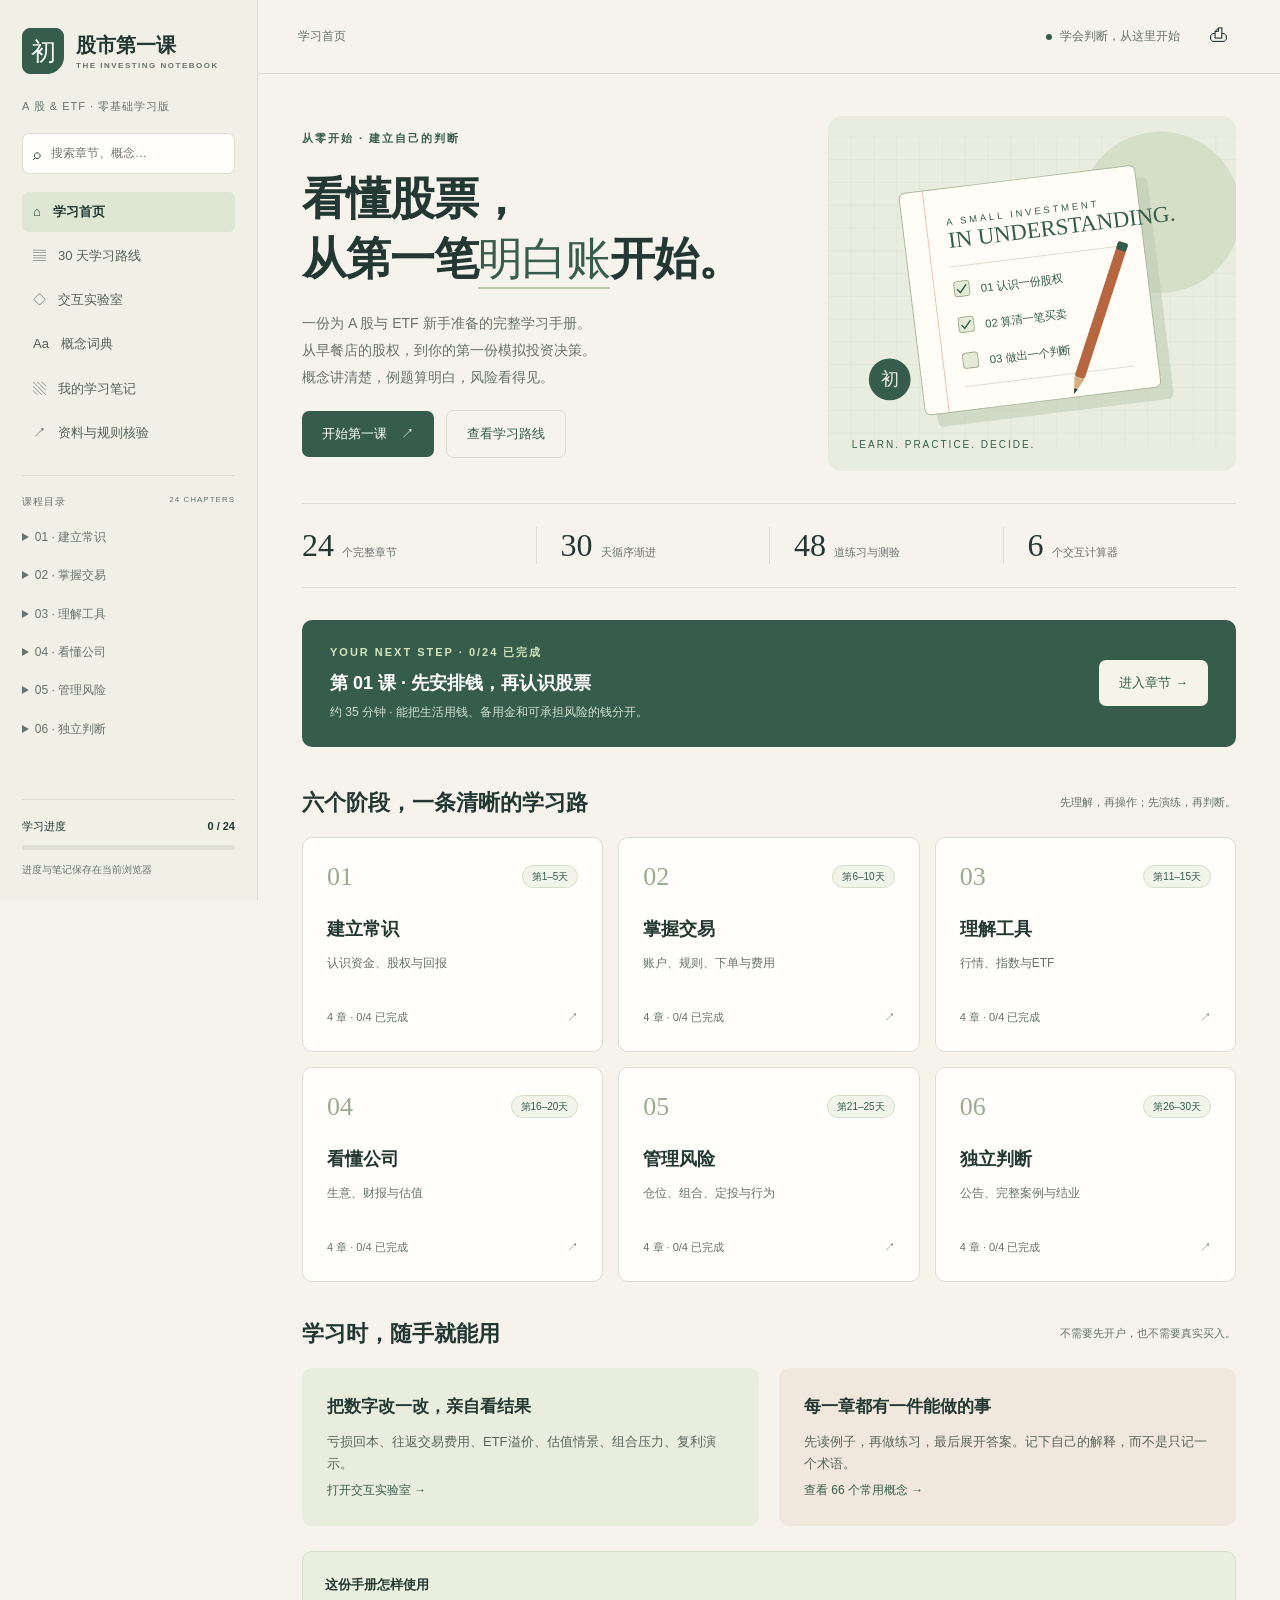
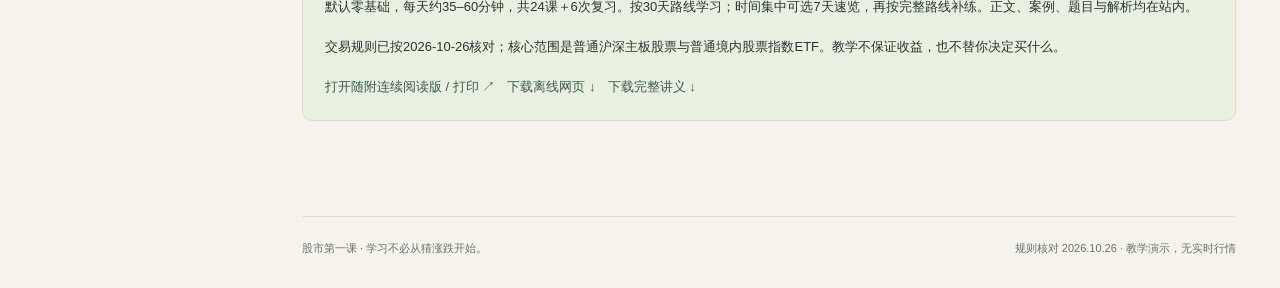
<file: stock-course-offline.html>
<!doctype html>
<html lang="zh-CN"><head><meta charset="UTF-8"><meta name="viewport" content="width=device-width,initial-scale=1"><meta name="theme-color" content="#f5f3ec"><meta name="description" content="A股与ETF零基础实用学习手册：24章完整讲解、30天路线、案例练习与交互计算器。"><title>股市第一课 · A股与ETF学习手册</title><style>:root{--bg:#f5f3ec;--paper:#fffefa;--ink:#233833;--muted:#67736c;--line:#dcded2;--green:#365d4c;--lime:#e2ebcd;--orange:#bc5a39;--soft:#eeefe7;--blue:#305c76;--radius:14px}*{box-sizing:border-box}html{scroll-behavior:smooth}body{margin:0;background:var(--bg);color:var(--ink);font:15px/1.7 -apple-system,BlinkMacSystemFont,"Segoe UI","Microsoft YaHei",sans-serif}button,input,select,textarea{font:inherit}button,a,input,textarea,select{outline-offset:4px}button{cursor:pointer}a{color:var(--green);text-decoration:none}button{border:1px solid var(--line);background:var(--paper);color:var(--ink);border-radius:8px;padding:9px 15px}button:hover{border-color:var(--green);background:#eff3e7}a:hover{text-decoration:underline}h1,h2,h3,p{margin-top:0}h1{font-size:40px;line-height:1.28;letter-spacing:-1px;font-weight:650}h2{font-size:23px;line-height:1.45;font-weight:650}h3{font-size:17px}p{margin-bottom:18px}small{font-size:12px;color:var(--muted)}.sidebar{width:258px;position:fixed;inset:0 auto 0 0;padding:28px 22px 0;border-right:1px solid var(--line);background:#f0f0e7;display:flex;flex-direction:column;z-index:20}.brand{display:flex;gap:12px;align-items:center;font-size:20px;font-weight:700;color:var(--ink);line-height:1.5}.brand:hover{text-decoration:none}.brand small{display:block;font-size:8px;letter-spacing:1.5px}.logo{display:grid;place-items:center;width:42px;height:46px;border:1px solid var(--green);border-radius:8px 8px 17px 8px;background:var(--green);color:white;font:25px Georgia,serif}.edition{font-size:11px;letter-spacing:1px;margin:23px 0 17px;color:var(--muted)}.searchbox{display:flex;background:var(--paper);border:1px solid var(--line);border-radius:7px;align-items:center;gap:8px;padding:7px 10px}.searchbox input{width:100%;min-width:0;border:0;background:none;font-size:12px;outline:none}.searchbox:focus-within{outline:2px solid var(--green)}#primary-nav{display:grid;gap:4px;margin:18px 0 22px}#primary-nav a{display:flex;gap:12px;padding:9px 11px;font-size:13px;color:#556159;border-radius:6px}#primary-nav a.active{background:#dde7d4;color:var(--ink);font-weight:600}.nav-label{font-size:10px;letter-spacing:1px;display:flex;justify-content:space-between;color:var(--muted);border-top:1px solid var(--line);padding-top:17px;margin-bottom:12px}.nav-label span{font-size:8px}#chapter-nav{overflow-y:auto;flex:1;min-height:50px;padding-bottom:15px;scrollbar-width:thin}#chapter-nav details{margin-bottom:8px}#chapter-nav summary{cursor:pointer;font-size:12px;padding:5px 0;color:var(--muted)}#chapter-nav a{display:flex;gap:8px;padding:7px 4px;font-size:11px;line-height:1.5;color:#536259;border-radius:5px}#chapter-nav a.active{background:#dfe8d5;color:var(--ink)}.num{font-variant-numeric:tabular-nums;color:#8a948b;min-width:20px}#chapter-nav a.done .num{color:var(--green);font-weight:bold}.sidebar-footer{padding:17px 0 21px;border-top:1px solid var(--line);font-size:11px}.sidebar-footer div{display:flex;justify-content:space-between}.sidebar-footer small{font-size:10px}progress{appearance:none;display:block;width:100%;height:5px;border:0;border-radius:5px;overflow:hidden;margin:10px 0;background:#dce1d4}progress::-webkit-progress-bar{background:#dce1d4}progress::-webkit-progress-value{background:var(--green)}progress::-moz-progress-bar{background:var(--green)}.shell{margin-left:258px}.topbar{height:74px;display:flex;align-items:center;justify-content:space-between;border-bottom:1px solid var(--line);padding:0 40px;color:var(--muted);font-size:12px}.topbar>div{display:flex;gap:8px;align-items:center}.status-dot{height:6px;width:6px;background:var(--green);border-radius:50%}.print-btn{font-size:18px;border:0;background:none;padding:4px 12px;margin-left:10px}main{max-width:1280px;margin:auto;padding:42px 44px 70px;min-height:80vh}.eyebrow{font-size:11px;letter-spacing:2px;color:var(--green);font-weight:600;margin-bottom:20px}.hero{display:grid;grid-template-columns:1.2fr 1fr;gap:36px;align-items:center;margin-bottom:32px}.hero h1{font-size:clamp(32px,3.5vw,51px);line-height:1.35;margin-bottom:20px}.hero h1 em{font-family:Georgia,"Songti SC","SimSun",serif;font-weight:500;color:var(--green);font-style:normal;border-bottom:2px solid #bbcbaa;padding-bottom:3px}.hero p{color:var(--muted);font-size:14px;line-height:1.95;max-width:540px}.hero-art{border-radius:14px;background:#e8eddf;aspect-ratio:1.15;position:relative;overflow:hidden;display:grid;place-items:center}.hero-art svg{width:100%;height:100%;max-height:330px}.hero-art .caption{position:absolute;bottom:18px;left:24px;font-size:10px;letter-spacing:2px;color:var(--green)}.button{display:inline-flex;align-items:center;gap:14px;padding:12px 20px;border-radius:7px;background:var(--green);color:white;font-size:13px}.button:hover{background:#264637;text-decoration:none}.button.secondary{background:transparent;color:var(--green);border:1px solid var(--line)}.actions{display:flex;gap:12px;flex-wrap:wrap;align-items:center}.metrics{display:grid;grid-template-columns:repeat(4,1fr);border-block:1px solid var(--line);padding:23px 0;margin-bottom:32px}.metric{padding:0 24px;border-left:1px solid var(--line)}.metric:first-child{padding-left:0;border:0}.metric strong{font:32px Georgia,serif;margin-right:8px}.metric span{font-size:11px;color:var(--muted)}.resume{background:var(--green);color:#fff;border-radius:10px;padding:23px 28px;display:flex;align-items:center;justify-content:space-between;gap:20px;margin-bottom:40px}.resume .eyebrow{color:#d3e4bb;margin-bottom:6px}.resume h3{margin-bottom:0;font-size:18px}.resume small{color:#d1dfcf}.resume a{background:#f4f4e9;color:var(--green);white-space:nowrap}.section-head{display:flex;justify-content:space-between;gap:18px;align-items:center;margin:36px 0 18px}.section-head h2{margin:0;font-size:22px}.section-head small{font-size:11px}.phase-grid{display:grid;grid-template-columns:repeat(3,1fr);gap:15px}.phase-card{border:1px solid var(--line);background:var(--paper);border-radius:10px;padding:24px;display:flex;flex-direction:column;min-height:215px;color:var(--ink);position:relative;transition:transform .15s}.phase-card:hover{text-decoration:none;transform:translateY(-3px);border-color:#9aaf8e}.phase-card .phase-top{display:flex;justify-content:space-between;align-items:center;margin-bottom:22px}.phase-no{font:26px Georgia,serif;color:#9aab93}.pill{display:inline-block;border:1px solid #d5dec9;border-radius:20px;padding:2px 9px;font-size:10px;color:var(--green);background:#f1f5e9}.phase-card h3{font-size:18px;margin-bottom:9px}.phase-card p{font-size:12px;color:var(--muted);margin-bottom:20px}.phase-card .card-foot{display:flex;justify-content:space-between;font-size:11px;margin-top:auto;color:var(--muted)}.twocol{display:grid;grid-template-columns:1fr 1fr;gap:20px}.info-box{background:#e9edde;padding:25px;border-radius:10px}.info-box.warm{background:#f0e8dc}.info-box h3{margin-bottom:10px}.info-box p{font-size:13px;color:#59655c;margin:0}.info-box a{font-size:12px}.page-title{margin-bottom:35px;max-width:850px}.page-title p{color:var(--muted);max-width:730px}.tabs{display:flex;gap:8px;margin:20px 0;flex-wrap:wrap}.tabs button.active{background:var(--green);color:white}.schedule{margin-top:22px}.day{display:grid;grid-template-columns:82px 1fr auto;gap:18px;padding:20px 4px;border-top:1px solid var(--line);align-items:start}.day .day-number{font:23px Georgia,serif;color:var(--green)}.day h3{margin:0 0 5px}.day p{font-size:13px;color:var(--muted);margin:0 0 8px}.day small{display:block}.day a{font-size:12px}.day details{font-size:12px;background:#e9eddf;padding:10px;border-radius:6px}.day.review{background:#ecefe3;border-radius:8px;padding:20px 15px}.lesson-layout{display:grid;grid-template-columns:minmax(0,760px) 185px;gap:36px;align-items:start}.lesson-main{min-width:0}.lesson-head{padding-bottom:25px;border-bottom:1px solid var(--line)}.lesson-head h1{font-size:35px}.lesson-head .sub{font-size:17px;color:var(--muted)}.lesson-meta{display:flex;gap:13px;flex-wrap:wrap;color:var(--muted);font-size:12px}.goal{border-left:3px solid var(--green);padding:13px 18px;background:#eaf0df;margin:25px 0;font-size:14px}.prereq{font-size:12px;color:var(--muted);margin-bottom:30px}.reading{font-size:15px;line-height:1.95}.reading h2{margin:36px 0 17px;font-size:22px}.reading strong{font-weight:650}.reading li{margin-bottom:8px}.reading ol,.reading ul{padding-left:24px}.case{background:var(--paper);border:1px solid #d6ddc9;border-radius:10px;padding:24px;margin:25px 0;border-left:4px solid #78966a}.case p:last-child{margin-bottom:0}.case b{display:block;color:var(--green);margin-bottom:12px;font-size:14px}.formula{font-family:ui-monospace,"Microsoft YaHei",monospace;background:#e8eddf;color:#365d4c;padding:19px;border-radius:8px;font-size:14px;margin:22px 0;line-height:1.9}.note{background:#f1eade;border-left:3px solid #bc8a5d;padding:17px 20px;font-size:13px;line-height:1.8;margin:22px 0}.lesson-toc{position:sticky;top:28px;border-left:1px solid var(--line);padding-left:18px;font-size:11px}.lesson-toc a{display:block;margin:13px 0;color:var(--muted)}.lesson-toc b{font-size:10px;letter-spacing:1px}.exercise,.quiz,.notes-block{margin-top:28px;padding:24px;border:1px solid var(--line);background:var(--paper);border-radius:10px}.exercise .eyebrow,.quiz .eyebrow{margin-bottom:10px}details summary{cursor:pointer;color:var(--green);font-weight:500}.exercise details{background:#edf1e5;padding:14px;border-radius:7px;font-size:13px}.exercise details p{margin:10px 0 0}.quiz-options{display:grid;gap:9px;margin:16px 0}.quiz-option{text-align:left;font-size:14px}.quiz-option.selected{border-color:var(--orange);background:#f8eee4}.quiz-option.correct{border-color:var(--green);background:#e5efdc}.feedback{padding:12px 15px;font-size:13px;background:#eef2e5;border-radius:6px}.feedback.wrong{background:#f4e7db}.notes-block label{font-size:13px;display:block;margin-bottom:10px}.notes-block textarea,.note-edit{display:block;width:100%;min-height:120px;border:1px solid var(--line);border-radius:6px;background:#fffefb;padding:12px;resize:vertical}.note-status{margin-top:8px;min-height:22px}.lesson-nav{display:flex;justify-content:space-between;gap:10px;margin-top:25px;flex-wrap:wrap}.complete{background:var(--green);color:#fff}.source-inline{font-size:12px;color:var(--muted);margin-top:30px;padding-top:20px;border-top:1px solid var(--line)}.source-inline a{display:inline-block;margin:4px 15px 4px 0;text-decoration:underline}.table-wrap{overflow-x:auto;margin:25px 0}table{border-collapse:collapse;width:100%;font-size:13px;background:var(--paper)}th,td{text-align:left;padding:13px 14px;border-bottom:1px solid var(--line);white-space:normal;min-width:90px}th{background:#e8eddf;color:var(--green);font-weight:600}.lab-grid{display:grid;grid-template-columns:1fr 1fr;gap:20px}.lab{padding:25px;background:var(--paper);border:1px solid var(--line);border-radius:12px;scroll-margin-top:20px}.lab h2{font-size:20px}.lab p{font-size:12px;color:var(--muted)}.fields{display:grid;grid-template-columns:1fr 1fr;gap:12px}.fields label{display:grid;gap:6px;font-size:11px;color:var(--muted)}.fields input,.fields select{width:100%;min-width:0;padding:9px;border-radius:6px;border:1px solid var(--line);background:#fff;color:var(--ink);font-size:14px}.result{background:#edf2e4;padding:18px;border-radius:8px;margin-top:19px;line-height:1.7;font-size:13px}.result strong{display:block;font:30px Georgia,serif;color:var(--green)}.result.error{background:#f5e7dc;color:#8a442f}.lab .footnote{font-size:10px;line-height:1.65;margin:12px 0 0}.lossbar{height:12px;background:#e0e6d6;margin:12px 0;border-radius:5px;overflow:hidden}.lossbar span{display:block;background:#bd7052;height:100%}.glossary-grid{display:grid;grid-template-columns:1fr 1fr;gap:14px}.term{padding:19px;border:1px solid var(--line);border-radius:9px;background:var(--paper)}.term h3{margin-bottom:7px}.term p{font-size:13px;margin-bottom:10px}.term a{font-size:11px}.filter-input{width:100%;padding:12px 15px;border:1px solid var(--line);border-radius:8px;margin-bottom:24px;background:var(--paper)}.source-row{border-top:1px solid var(--line);padding:19px 0;display:grid;grid-template-columns:36px 1fr;gap:14px}.source-row a{font-size:15px;font-weight:600}.source-row p{margin:6px 0 0;font-size:12px;color:var(--muted)}.notice{border:1px solid #d6dfc9;background:#eaf0df;padding:22px;border-radius:10px;font-size:13px;margin:25px 0}.empty{padding:45px;border:1px dashed #becbb2;border-radius:10px;text-align:center;color:var(--muted)}.results{display:grid;gap:12px}.search-result{display:block;padding:22px;background:var(--paper);border:1px solid var(--line);border-radius:8px;color:var(--ink)}.search-result small{display:block;margin-top:5px}.page-footer{margin:0 44px;border-top:1px solid var(--line);padding:22px 0 30px;color:var(--muted);font-size:11px;display:flex;justify-content:space-between;gap:20px}.menu-btn,.close-menu{display:none}.skip{position:fixed;top:-80px;left:270px;background:white;z-index:100;padding:12px}.skip:focus{top:10px}#toast{position:fixed;right:25px;bottom:25px;background:#233833;color:white;padding:13px 20px;border-radius:9px;font-size:13px;z-index:99;display:none;max-width:80vw}.notes-list{display:grid;gap:18px}.note-card{padding:22px;border:1px solid var(--line);background:var(--paper);border-radius:9px}.note-card .actions{margin-bottom:10px}.tiny{font-size:11px}.reading:empty{display:none}button:disabled{opacity:.5;cursor:default}.checklist{padding:0;list-style:none}.checklist li{padding:8px 0;border-bottom:1px solid var(--line)}.checklist li::before{content:'□';margin-right:10px;color:var(--green)}
@media(min-width:1450px){main{padding-top:50px}.hero{gap:65px}.hero-art{aspect-ratio:1.25}}
@media(max-width:1150px){.lesson-layout{grid-template-columns:1fr}.lesson-toc{display:none}.phase-grid{grid-template-columns:1fr 1fr}.hero{gap:22px}.hero h1{font-size:35px}main{padding:32px 30px}.topbar{padding-inline:30px}.hero-art{aspect-ratio:1}.metric{padding:0 12px}.lab-grid{grid-template-columns:1fr}}
@media(max-width:850px){.sidebar{transform:translateX(-100%);transition:transform .2s}.sidebar.open{transform:translateX(0)}.shell{margin-left:0}.menu-btn{display:block;border:0;background:none;padding:5px 8px}.close-menu{display:block;position:absolute;right:5px;top:4px;border:0;background:none;padding:2px 10px}.shade:not([hidden]){display:block;position:fixed;inset:0;background:#23383360;z-index:15}.topbar{padding:0 20px;height:60px}.topbar>div{font-size:10px}.topbar #breadcrumb{margin-right:auto;margin-left:10px}.hero h1{font-size:40px}.skip{left:10px}.page-footer{margin:0 25px}}
@media(max-width:700px){.hero{grid-template-columns:1fr}.hero-art{aspect-ratio:1.8;max-height:240px}}
@media(max-width:600px){main{padding:28px 20px 45px}.hero{grid-template-columns:1fr}.hero h1{font-size:32px}.hero-art{aspect-ratio:1.7;max-height:240px}.hero-art svg{max-height:235px}.metrics{grid-template-columns:repeat(4,1fr);padding:18px 0}.metric{padding:0 8px}.metric strong{display:block;font-size:25px;margin:0}.metric span{font-size:10px}.resume{padding:20px;align-items:start;flex-direction:column}.resume h3{font-size:16px}.phase-grid{gap:10px}.phase-card{padding:17px;min-height:200px}.phase-card h3{font-size:17px}.phase-card p{font-size:11px}.phase-card .phase-top{margin-bottom:17px}.pill{font-size:9px;padding:1px 6px}.phase-no{font-size:23px}.twocol,.glossary-grid{grid-template-columns:1fr}.day{grid-template-columns:53px 1fr;gap:12px}.day>a{grid-column:2}.day .day-number{font-size:19px}.topbar>div{font-size:0}.topbar>div .status-dot{display:none}.print-btn{font-size:18px}.page-title h1,.lesson-head h1{font-size:29px}.reading{font-size:15px}.case,.exercise,.quiz,.notes-block{padding:19px}.reading h2{font-size:21px}.lesson-nav>*{font-size:12px}.page-footer{display:block}.page-footer span{display:block;margin-top:8px}.section-head{align-items:start}.section-head small{max-width:110px;text-align:right}.lab{padding:21px}.source-row{grid-template-columns:26px 1fr}}
@media print{body{background:white;font-size:11pt}.sidebar,.topbar,.page-footer,.lesson-toc,.lesson-nav,.actions,.skip,#toast,.print-btn{display:none!important}.shell{margin:0}main{padding:0;max-width:none}.lesson-layout{display:block}.reading{font-size:11pt}.quiz,.exercise,.case,.note,.lab{break-inside:avoid}.hero-art{max-height:200px}.phase-grid{grid-template-columns:repeat(3,1fr)}a{color:inherit}.notes-block textarea{min-height:100px}h2{break-after:avoid}details:not([open])>*:not(summary){display:block!important}.page-title{margin-bottom:20px}}
</style></head>
<body><a class="skip" href="#main">跳到正文</a><aside class="sidebar" id="sidebar"><a href="#home" class="brand"><span class="logo">初</span><span>股市第一课<small>THE INVESTING NOTEBOOK</small></span></a><button class="close-menu" aria-label="关闭导航">×</button><div class="edition">A 股 & ETF · 零基础学习版</div><label class="searchbox"><span>⌕</span><input id="search" type="search" placeholder="搜索章节、概念…" aria-label="搜索全部课程"></label><nav id="primary-nav"><a href="#home">⌂ <span>学习首页</span></a><a href="#plan">▤ <span>30 天学习路线</span></a><a href="#tools">◇ <span>交互实验室</span></a><a href="#glossary">Aa <span>概念词典</span></a><a href="#notes">▧ <span>我的学习笔记</span></a><a href="#sources">↗ <span>资料与规则核验</span></a></nav><div class="nav-label">课程目录 <span>24 CHAPTERS</span></div><nav id="chapter-nav" aria-label="章节目录"></nav><div class="sidebar-footer"><div><span>学习进度</span><b id="side-progress">0 / 24</b></div><progress id="side-bar" value="0" max="24"></progress><small>进度与笔记保存在当前浏览器</small></div></aside><div class="shade" hidden></div><div class="shell"><header class="topbar"><button class="menu-btn" aria-label="打开目录">☰</button><span id="breadcrumb">学习首页</span><div><span class="status-dot"></span> 学会判断，从这里开始 <button class="print-btn" title="打印当前页面" aria-label="打印当前页面">⎙</button></div></header><main id="main" tabindex="-1"></main><footer class="page-footer">股市第一课 · 学习不必从猜涨跌开始。<span>规则核对 2026.10.26 · 教学演示，无实时行情</span></footer></div><div id="toast" role="status" aria-live="polite"></div><script>// 原创教学内容；案例除明确标注外均为虚构。规则来源见 sources.js。
window.COURSE = [
{id:1,phase:0,title:'先安排钱，再认识股票',sub:'确定学习目标与可承受的损失',minutes:35,goal:'能把生活用钱、备用金和可承担风险的钱分开。',body:`
<h2>先回答一个实际问题</h2><p>你有 30,000 元，半年后要交 20,000 元学费，日常备用金还需要 8,000 元。能拿来体验股票的钱最多只有剩下的 2,000 元；如果还有其他必需支出，可能一分钱也不该投入。股票账户里的钱会波动，卖出也未必能立即取回。</p>
<p><strong>投资</strong>是用今天的资金换取未来可能产生的回报，并承担结果不确定的风险。<strong>储蓄</strong>侧重资金保管和流动性；<strong>交易</strong>更强调买卖时点与价格变化。长期持有不自动等于投资，频繁操作也不自动意味着专业。</p>
<h2>用三个账户思考，不一定真的开三个账户</h2><ol><li><strong>已知支出：</strong>房租、学费、医疗、还款等，按实际日期留够。</li><li><strong>应急备用：</strong>收入突然中断仍能维持生活的钱。可用“必要月支出 × 能覆盖的月数”估算；月数取决于收入稳定性和家庭责任，不是统一规定。</li><li><strong>长期风险资金：</strong>短期不需动用，即使大幅缩水也不影响基本生活的部分。</li></ol>
<h2>风险承受能力，要用人民币表达</h2><p>“我能接受风险”太抽象。假设你准备投入 10,000 元，账户跌到 7,000 元时，会不会影响支出、睡眠或迫使你借款？若答案是会，就应缩小投入、降低权益比例或继续模拟。承受亏损的经济能力和心理意愿是两回事，按更弱的一项安排。</p>
<div class="case"><b>贯穿课程的学习者：小林（虚构）</b><p>小林把生活费和备用金留在课程之外，用 10,000 元<strong>模拟资金</strong>学习。第一目标不是每月赚多少，而是能解释买的是什么、算清费用、识别不能承受的损失、写下退出条件。本课程不替小林决定真实资金比例。</p></div>
<h2>第一天做一张资金说明书</h2><p>写下：资金用途、最早用钱日期、是否有借款、能承受的人民币损失、每周可投入的学习时间。若存在高成本债务、短期刚需或无法判断风险，先学习而不买入同样完成了当天任务。融资、期权、期货、杠杆 ETF 不属于这条新手路线。</p>
<p class="note">本课程是金融知识教育与模拟练习，不提供个性化荐股或收益保证。完成课程意味着具备基础判断流程，不意味着已能持续盈利。</p>`,task:'小林有 30,000 元，已知支出 20,000 元、备用金需求 8,000 元。写出理论剩余金额，并说明为什么这不是“必须投入金额”。',answer:'30,000−20,000−8,000＝2,000 元。还需检查其他责任、时间和承受能力；可以全部不投入。模拟学习无需真实资金。',quiz:{q:'半年后必须使用的钱，最适合如何处理？',options:['趁现在买股票，半年后卖出','先保证用途和可用性，不把它当作风险资金','买足够多只股票就不会亏'],correct:1,why:'分散投资不能保证半年后的本金，资金用途先于收益目标。'},refs:['allocation']},
{id:2,phase:0,title:'买股票，究竟买到了什么',sub:'用一家早餐店理解股权、市值和分红',minutes:40,goal:'能区分股价、市值、企业现金与股东收益。',body:`
<h2>从“晨光早餐店”开始</h2><p>假设一家店被分成 100 万份股权，每份是一股。你持有 1 万股，就拥有 1% 的股权。普通股代表公司所有权的一部分，通常包含按规则参与表决、分享分红等权利；它不是保证支付固定利息的借条。公司清算时，普通股股东在债权人之后获得剩余财产，可能没有剩余。</p>
<p>公司第一次发行股票募集资金，属于发行环节。你后来从另一个投资者手里买入已上市股票，多数情况下钱付给卖方，不是直接汇进公司经营账户。因此，股价今天跌 5%，不代表公司银行存款当天减少 5%。</p>
<h2>股价与市值，是单价与整家公司价格</h2><div class="formula">总市值 ＝ 每股价格 × 总股数</div><p>早餐店总股数 100 万股、每股 10 元，市值为 1,000 万元。甲公司股价 5 元、股数 100 亿股，市值 500 亿元；乙公司股价 50 元、股数 1 亿股，市值 50 亿元。不能凭“5 元比 50 元低”就说甲便宜。后面还要看每股利润和风险。</p>
<h2>赚钱有两个直接来源</h2><p>一是以更高价格卖出产生价差；二是公司决定发放的现金分红。公司盈利不等于全部分红，公司亏损时股价也可能因市场预期上涨。你的回报同时取决于经营结果、买入价格、卖出价格、分红和交易成本。</p>
<div class="case"><b>演示：分红不是多出一笔“免费钱”</b><p>假设持有 100 股，除息前每股 10 元，每股分红 0.50 元。忽略税费和市场变化，除息参考价约为 9.50 元：股票价值 950 元＋现金 50 元＝原来的 1,000 元。实际开盘和收盘价格仍由交易决定。</p></div>
<h2>另外三个经常出现的词</h2><p><strong>流通股</strong>是按相应规则可以在市场交易的股份，流通市值和总市值的口径可能不同。<strong>增发</strong>增加股数，如果利润没有同步增加，每股能分到的利润可能下降。<strong>回购</strong>是公司买回自身股份；是否注销、买入价格和资金来源决定它的影响，看到“回购”两个字不能直接认定利好。</p>
<p><strong>股票与债券：</strong>买股票承担经营剩余风险，回报不固定；买债券一般拥有约定本息的债权，但仍有违约与价格风险。银行存款、货币基金、债券基金、股票 ETF 也不是同一种东西。</p>`,task:'公司有 2 亿股，每股 12 元；你持有 1,000 股。算总市值、你的持股比例和持仓市值。',answer:'总市值 24 亿元；持股比例 1,000÷200,000,000＝0.0005%；持仓市值 12,000 元。持仓市值不等于卖出后净到手金额，尚有费用和成交价格变化。',quiz:{q:'两家公司股价分别为 5 元和 50 元，能直接判断谁便宜吗？',options:['5 元的便宜','50 元的更优质','不能，还需股数、利润、资产和风险'],correct:2,why:'单股价格缺少股数与经营能力的分母。'},refs:['investing','dividend']},
{id:3,phase:0,title:'价格为什么会涨跌',sub:'把公司表现、市场预期与成交区分开',minutes:35,goal:'能解释利好下跌、报价不成交和价格波动。',body:`
<h2>价格是成交结果，不是“正确答案”</h2><p>有人愿以 10.00 元卖出，有人愿以 9.99 元买入，双方还没谈拢。若买方改为愿付 10.00 元且有相应卖量，就可能成交。行情里的最新价通常是最近一笔成交价，不是市场保证你能买到或卖出的价格。</p>
<p><strong>买一</strong>是当前最高买价，<strong>卖一</strong>是当前最低卖价；两者差叫买卖价差。档位上的数量会随成交、撤单变化，也可能存在队列。你看到的截图只能说明那个时点的状态。</p>
<h2>企业变好，股票也可能下跌</h2><div class="case"><b>预期与实际</b><p>市场原本期待早餐公司今年利润增长 30%，结果只增长 10%。利润确实上升，但低于部分投资者预期，报价可能下降。反过来，一家公司亏损缩小，也可能因结果好于预期而上涨。这只是解释机制，不能凭新闻标题反推出唯一原因。</p></div>
<h2>三个层次共同影响价格</h2><ol><li><strong>经营：</strong>销量、价格、成本、竞争、现金回收改变未来赚钱能力。</li><li><strong>估值：</strong>即使利润相同，利率、风险偏好、增长信心变化，也会改变人们愿意付的倍数。</li><li><strong>短期交易：</strong>资金需求、集中买卖、流动性和情绪会影响某一时点的成交。</li></ol><p>价格上涨不能证明公司经营变好，价格下跌也不能自动证明“被低估”。先把事实和解释分开：事实是“公告写了什么、价格变了多少”；解释是“可能由于什么”，仍需证据。</p>
<h2>投资者实际要做什么</h2><p>每次看到消息，先写四句：发生了什么？影响收入、成本或现金的哪一项？是否已被普遍预期？影响有多大且能持续多久？答不出最后两句时，把它放入观察清单，比编一个确定性故事有用。</p>
<p><strong>牛市、熊市、震荡</strong>是对一段行情的描述，划分方法并不完全统一，不是精确开关。“大盘涨”往往指某个指数上涨，不等于所有股票都涨。<strong>成交量</strong>表示交易数量，<strong>成交额</strong>表示交易金额；成交活跃不等于价格未来必涨。</p>`,task:'某公司利润增长 15%，股价当天跌 4%。写出至少两种可能解释，以及验证它们需要的证据。',answer:'可能低于市场原先预期，需看此前业绩指引与可核实的预期；也可能估值回落或市场整体下跌，需对照行业、指数和利率等。还可能存在新风险。仅凭两项数据不能确定原因。',quiz:{q:'最新成交价是 10 元，是否保证现在能按 10 元买入？',options:['保证','不保证，要看卖盘、数量及订单规则','只有上午保证'],correct:1,why:'最新价是历史成交，当前可成交报价可能已变化。'},refs:['sse_rules']},
{id:4,phase:0,title:'先算明白赚亏，再谈收益率',sub:'总回报、复利、回撤与回本',minutes:45,goal:'能计算包含现金分红和费用的回报，理解涨跌不对称。',body:`
<h2>100 元利润，到底算赚得多吗</h2><p>投入 1,000 元赚 100 元是 10%；投入 10,000 元赚 100 元是 1%。比较收益前必须确认本金、时间、费用、分红、是否追加资金。只截一张“今日盈利”不能说明完整投资表现。</p>
<div class="formula">单次总收益 ＝ 卖出净所得 ＋ 持有期现金分红净额 − 买入总成本<br>收益率 ＝ 总收益 ÷ 买入总成本</div>
<div class="case"><b>完整算例</b><p>买入 100 股，每股 10 元，买入费用 5 元；每股收到税后分红 0.20 元；后来以 11 元卖出，卖出总费用 6 元。成本 1,005 元；净卖出款 1,094 元；分红 20 元；净收益 109 元；收益率 109÷1,005≈10.85%。这些费用为教学假设。</p></div>
<h2>涨跌不对称</h2><p>100 元先跌 20% 变 80 元，再涨 20% 只有 96 元。要从 80 回到 100，需要涨 25%。跌 50% 需要涨 100% 才回本；跌 80% 需要涨 400%。所以控制大损失比寻找一个漂亮的平均收益更重要。</p><div class="formula">亏损 d 后回本所需涨幅 ＝ d ÷ (1−d)，其中 0≤d&lt;1</div>
<h2>复利会放大收益，也会复合亏损</h2><p>假设每年回报都为 5%，且收益全部再投入，10,000 元两年后为 10,000×1.05²＝11,025 元。这是数学情境，不是股票每年能拿到 5% 的承诺。先涨 50% 再跌 50%，最终为本金的 75%，不能用算术平均的“0%”描述结果。</p>
<h2>回撤与年化</h2><p><strong>回撤</strong>是从此前净值高点下降的幅度。账户从 10,000 涨至 12,000，再跌到 9,000，虽然相对最初本金亏 10%，从高点的回撤却是 25%。<strong>年化回报</strong>把区间回报换算为一年可比的复合速度；短时间的年化尤其不能当作可持续预测。</p><p>无外部资金进出的多年年化可用 (期末资产÷期初资产)^(1÷年数)−1。中途有定投、转入转出时，直接套这个式子会失真；后面用带日期的现金流理解真实体验。比较基金时还要区分价格指数与包含分红的全收益指数。</p>`,task:'10,000 元先涨 10%，再跌 10%；另一账户从高点 20,000 跌至 15,000。分别算期末金额、回撤与回本涨幅。',answer:'第一账户 10,000×1.1×0.9＝9,900 元，亏 1%。第二账户回撤 25%，从 15,000 回到 20,000 要涨 33.33%。',quiz:{q:'下跌 30% 后需要上涨多少才能回到原值？',options:['30%','42.86%','60%'],correct:1,why:'剩余 70%，30÷70≈42.86%。'},tool:'loss',refs:['investing']},
{id:5,phase:1,title:'账户、券商与第一张交易清单',sub:'认识交易链条，练习操作前的核对',minutes:40,goal:'能区分证券账户、资金账户、银行账户与可用可取资金。',body:`
<h2>钱和股票分别在哪里</h2><p><strong>证券账户</strong>记录你名下的证券权益；<strong>券商资金账户</strong>用于证券交易资金的结算与显示；<strong>银行账户</strong>与资金账户之间通过银证转账划转资金。证券公司提供交易服务，交易所在规则下撮合买卖，中国结算等机构承担相应登记结算职责。App 是入口，不是这些职责本身。</p>
<h2>选券商，先核身份与服务</h2><p>从证监会、证券业协会等官方入口核对机构身份，再使用券商官网提供的官方 App。检查股票与 ETF 的佣金分别是多少、最低收费怎么约定、展示费率是否包括经手费等项目、是否另列过户费，以及客服和交易记录是否容易取得。不要只比较广告里的一个低数字。</p>
<p>开户通常涉及身份证件、本人银行卡、身份核验和风险测评；不同账户状态、年龄、产品权限有不同要求。风险测评如实回答，不为开通高风险权限而选择不符合自己的答案。主板股票、创业板、科创板、北交所等权限并非一概相同，具体适当性要求看券商当前流程。本课程先练普通沪深主板与普通股票 ETF。</p>
<h2>“可用”不等于“可取”</h2><p>卖出股票后，所得资金通常当天可用于证券交易，但一般要到下一交易日才可转出到银行；具体看结算与券商资金显示。周五卖出，遇正常周末不代表周六可取。下了未成交买单，部分资金也可能被冻结；撤单尚未成功时，不应把它当成已经释放。</p>
<div class="case"><b>订单生命周期</b><p>小林点击提交买入 → 券商接受申报 → 交易所受理 → 等待或部分成交 → 全部成交或撤单。<strong>已报不等于已成，撤单请求不等于已撤。</strong>如果只成交 100 股而申报 300 股，已成交部分不能通过撤单取消。</p></div>
<h2>每次提交前读一遍</h2><ol><li>证券全称与代码匹配吗？是股票、ETF，还是名称相似的其他产品？</li><li>方向是买入还是卖出？价格与数量对吗？预算含手续费吗？</li><li>账户有没有权限，产品有没有停牌、风险警示或特殊交易状态？</li><li>今天买入的部分何时能卖？订单的有效期和未成交部分如何处理？</li><li>交易后能否在成交记录与交割单中核对实际结果？</li></ol>
<p class="note">模拟网页只用于理解，不连接券商，也不会提交真实订单。验证码、密码和转账操作始终在本人确认的官方渠道完成。</p>`,task:'申报买入 300 股，状态显示已成交 100 股、余 200 股待成交。你申请撤单后应检查什么？',answer:'检查剩余 200 股是否显示已撤、资金是否释放；保留已经成交的 100 股记录。不能把撤单请求当作全部 300 股交易被取消。',quiz:{q:'证券卖出后“可用资金”增加，意味着一定可以立即转到银行吗？',options:['是','否，还要看可取资金和结算时间','只看银行卡余额'],correct:1,why:'可用和可取对应不同的资金状态。'},refs:['account','sse_rules']},
{id:6,phase:1,title:'A 股交易规则速查',sub:'按市场、板块和产品辨认规则',minutes:50,goal:'能判断T+1、申报单位、涨跌幅与交易时段的适用范围。',body:`
<h2>先确认自己买的属于哪一类</h2><p>A 股是境内发行、以人民币认购和交易的股票这一常用分类。沪深主板、科创板、创业板和北交所具有不同规则。ETF 是基金，不能因为也有六位代码，就套用全部股票规则。本课聚焦沪深普通主板股票与跟踪境内股票指数的普通 ETF。</p>
<div class="note"><strong>规则核对日：2026-10-26。</strong>沪深交易规则于 2026-07-06 实施新版。以下摘要要和具体证券状态一起使用；未来修改不自动更新到离线版本。</div>
<h2>T+1 与申报数量</h2><p>普通 A 股和普通境内股票 ETF，当天新买入的部分通常不能当天卖出，要到下一交易日。T 是交易日，不是自然日。如果原来持有可卖的旧仓，当天卖出旧仓不代表当天新买入的仓位获得了 T+0 权利。</p><p>沪深主板股票竞价买入一般按 100 股或其整数倍申报；卖出余额不足 100 股的部分，应按规则一次性申报。普通 ETF 二级市场买卖通常以 100 份或其整数倍申报。科创板股票通常最低 200 股，之后可按 1 股递增等，不能把“一手 100 股”应用到所有板块。</p>
<h2>涨跌幅不是损失保险</h2><p>沪深主板普通股票通常为 10%；现行主板风险警示股票也为 10%，不要照抄旧教材的 5%。科创板与创业板通常为 20%，其中风险警示股票也应按所在板块规则识别。北交所一般为 30%。沪深首次公开发行上市股票前 5 个交易日等特定情形可能无价格涨跌幅限制。ETF 的涨跌幅要看品种与适用规则，常见有 10% 和 20%。</p>
<p>涨停、跌停只是允许申报价的边界。跌停时没有足够买方，想卖也可能卖不出；连续多个交易日下跌会累计造成远大于一天限制的损失。价格还涉及最小变动单位和价格笼子等申报约束，离最新价很远的限价单也可能被拒绝。</p>
<h2>普通交易日的时间轴（北京时间）</h2><ul><li><strong>9:15–9:25：</strong>开盘集合竞价；其中 9:20–9:25 不接受撤单。</li><li><strong>9:30–11:30、13:00–14:57：</strong>连续竞价。</li><li><strong>14:57–15:00：</strong>收盘集合竞价，不接受撤单。</li><li><strong>15:05–15:30：</strong>符合规则的 A 股、ETF 盘后固定价格交易，按当日收盘价撮合，并非全天自由报价交易。具体品种状态、券商支持与申报安排需核对。</li></ul>
<p>集合竞价把一段时间内申报按规则集中确定成交价；连续竞价随申报进行撮合。9:25–9:30 的券商接单不等于交易所已即时成交。交易日排除休市日，不能按工作日历自行推断节假日交易安排。</p>
<h2>新手只需记住这一套动作</h2><p>打开证券详情，核对市场与类别 → 查看当日涨跌幅与可卖数量 → 用允许的申报数量和价格 → 成交后查成交记录。对照“规则”操作，比背一张把所有证券混在一起的表更可靠。</p>`,task:'周五买入普通境内股票 ETF，周末无交易。能否周五卖出这批新买份额？若下周一休市，最早哪天？',answer:'通常不能周五卖出新买份额；最早为下一个交易日，若周一休市且周二开市，则为周二。跨境、债券、黄金等 ETF 的部分品种有不同回转规则，不能混用。',quiz:{q:'跌停价到了，止损单是否必然成交？',options:['会，交易所有保底买方','不会，成交仍依赖对手方与队列','会，只要多点几次'],correct:1,why:'价格限制不提供流动性保证。'},refs:['sse_rules','szse_rules','sse_stock','etf_rules','bse_rules']},
{id:7,phase:1,title:'亲手走完一笔限价买卖',sub:'报价、盘口、部分成交与滑点',minutes:45,goal:'能解释限价单成交逻辑，识别成交价格与数量的不确定性。',body:`
<h2>限价单约束价格，不保证成交</h2><p>买入限价 10.02 元，表示你接受以不高于 10.02 元的价格买入；卖出限价 10.02 元，表示你接受以不低于 10.02 元的价格卖出。它不是“必须以恰好 10.02 元成交”。市价类订单更重视迅速匹配，但具体类型、保护限价和可用时段不同，新手先用限价理解全过程。</p>
<div class="case"><b>冻结盘口演示，实际行情会变化</b><p>卖一：10.00 元、200 股；卖二：10.01 元、300 股；卖三：10.03 元、500 股。小林发出限价 10.01 元、数量 400 股的买单。假设没有其他订单抢先，也没有撤单，成交可能是 200 股×10.00＋200 股×10.01＝4,002 元，平均价为 10.005 元。单笔成交价仍遵守报价最小单位，平均成本可以出现更多小数。</p><p>如果小林发出 600 股的买单，现有 10.01 元及以下卖量只有 500 股；剩余 100 股可能继续排队，不能自动按 10.03 元购买。</p></div>
<h2>为什么“我明明看见那个价”却没成交</h2><p>行情到达你屏幕、你提交订单、订单到达交易所需要时间。卖量可能已经被买走，也可能撤单。通常按价格优先、同价时间优先等规则撮合，你的单子还有排队顺序。买一卖一大额挂单不能证明某个神秘资金一定会维持价格。</p>
<h2>买卖价差与滑点</h2><p>假设买一 0.999、卖一 1.001，你立即买入再立即卖出，在报价不变且足量的简化情境下，仅价差就损失 0.002÷1.001≈0.20%，还没有算佣金。<strong>滑点</strong>是你预期的执行价格与实际成交价格的差异；在流动性不足或快速波动时可能更大。</p>
<h2>从申报到复盘的五步</h2><ol><li>确认价格、数量、资金是否足够，预留费用。</li><li>提交一次后查看订单状态，不因短暂等待重复点击。</li><li>部分成交时先核对实际成交，不盲目补发完整订单。</li><li>取消未成交部分后，等待撤单确认再决定是否重报。</li><li>成交后记录平均价、总金额、费用和未成交数量。</li></ol><p>本课使用冻结盘口教机制，不模拟真实市场队列。真实操作还须遵守前一章的时段、涨跌幅与申报约束。</p>`,task:'仍用上述盘口，限价 10.00 元买入 300 股。在盘口不变、没有竞争订单时，能立即买到多少股？余单怎么办？',answer:'只能立即买到 200 股，金额 2,000 元。剩余 100 股按订单规则等待，不会跨越限价去买 10.01 元。若希望取消余单，需要成功撤单。',quiz:{q:'买入限价 10.01 元的含义是？',options:['一定按10.01成交','可按不高于10.01的价格成交，也可能不成交','可以自动提高到10.03'],correct:1,why:'限价限制最差可接受价格，不保证数量和成交时间。'},refs:['sse_rules']},
{id:8,phase:1,title:'交易成本：小金额最容易算漏',sub:'佣金、印花税、过户费与真实盈亏',minutes:50,goal:'能独立复算股票及ETF的一次往返交易成本。',body:`
<h2>先区分收费项目</h2><p><strong>佣金：</strong>按与券商约定的费率与最低收费计算，股票和 ETF 的约定可能不同。常见报价“万分之二点五”即 0.025%，不是 2.5%。<strong>证券交易印花税：</strong>当前 A 股卖出环节有效税率为成交金额的 0.05%；买入不收。<strong>股票过户费：</strong>现行 A 股按成交金额 0.001% 双向收取。ETF 二级市场交易通常不征收股票交易印花税，也不按 A 股过户费模型计费。</p>
<p>券商报价可能包含经手费、证管费等项目，也可能单列。务必用交割单核对，不能把已包含的项目再加一次。此处以“佣金包含常规交易规费、股票过户费另列”的模型教学；不同账户合同与收费口径可能不同。</p>
<div class="case"><b>股票往返：10 元买 1,000 股，11 元卖出</b><p>教学假设：佣金万 2.5、每笔最低 5 元；无分红，无其他费用，分别视为一笔完整委托。</p><ol><li>买入金额 10,000；佣金 max(2.50,5)＝5；过户费 0.10；总成本 <strong>10,005.10 元</strong>。</li><li>卖出金额 11,000；佣金 5；印花税 5.50；过户费 0.11；净所得 <strong>10,989.39 元</strong>。</li><li>净利润 <strong>984.29 元</strong>，收益率约 <strong>9.84%</strong>，少于裸价差的 10%。</li></ol></div>
<h2>为什么小单频繁买卖贵</h2><p>如果每笔最低佣金为 5 元，1,000 元交易的单边佣金就是 0.5%；买卖各一次仅佣金就接近 1%。这不是推荐把订单做大，而是提醒用足够的模拟练习避免为操作冲动付费。ETF 是否有最低收费、费率是否相同必须问清，不能默认所谓“免五”。</p>
<h2>ETF 还有持有成本</h2><p>管理费、托管费等通常在基金资产中按规则计提，体现在净值里；你一般不会每天收到一张扣费账单。比较基金净值表现时，它通常已反映相关费用，不应再次机械扣同一笔年费。买卖佣金、价差和溢折价仍是另一层成本。</p>
<h2>交割单怎么核对</h2><p>逐项检查交易日期、证券、方向、成交数量、成交均价、成交金额、佣金、印花税、过户费及资金发生额。分笔成交如何汇总收费按券商规则核实。计算器是估算，实际收费、四舍五入与结算结果以账户交割单为准。</p>`,task:'假设一只普通 ETF 以 2 元买 1,000 份，2.10 元卖出；佣金买卖各5元，无其他费用。净赚多少？',answer:'买入总成本 2,005 元；卖出净额 2,095 元；净赚 90 元；收益率 90÷2,005≈4.49%。没有按股票模型额外征印花税或过户费。',quiz:{q:'股票卖出印花税0.05%，卖出金额10,000元，税额是多少？',options:['0.5元','5元','50元'],correct:1,why:'10,000×0.0005＝5元。费率百分数与小数换算容易错。'},tool:'fees',refs:['stamp','transfer','etf_fee']},
];
window.COURSE.push(
{id:9,phase:2,title:'看懂行情页，停止猜测图形',sub:'K线、成交量、复权与常见误读',minutes:40,goal:'能从行情中读出事实，而不把技术图形当作预测保证。',body:`
<h2>一根 K 线只有四个价格</h2><p>日 K 线概括一个交易日的开盘、最高、最低、收盘。实体表示开盘与收盘的区间，上下影线表示期间触及的极值。颜色按软件设置辨认，不能靠红绿本身判断涨跌。日 K 是一天，周 K 是一周；不同周期回答不同问题。</p>
<div class="case"><b>亲手读一根线</b><p>开盘 10.00、最高 10.80、最低 9.70、收盘 10.40。实体范围 10.00–10.40，上影 0.40，下影 0.30；收盘高于开盘 4%。但若前一交易日收盘是 10.60，当日相对昨收反而下跌约 1.89%。所以“阳线”不一定意味着相对昨收上涨。</p></div>
<h2>三个辅助数字</h2><p><strong>成交量：</strong>交易数量，单位可能是股、手或份，必须看标注。<strong>换手率：</strong>成交数量相对某个流通股本口径的比例，不同软件分母可能不同。<strong>振幅：</strong>常用当日最高与最低价差除以前收盘价。它们描述活跃度和波动，不证明买方一定比卖方“更聪明”。每一笔成交都有买方和卖方。</p>
<h2>均线只是平滑过的过去价格</h2><p>5 日简单移动平均线把最近 5 个收盘价加总除以 5。假设分别为 10、11、10、12、12，均线是 11。它能帮你描述过去趋势，但必然滞后。“金叉”“放量突破”即使定义清楚，也不能单凭名称保证获利，需要包含成本、样本外验证和失败情境；本课不把这些图形当买卖秘诀。</p>
<h2>除权除息与复权</h2><p>分红、送股会使价格出现机械调整。若每股分红 0.50 元，原 10 元附近的股价出现相应调整，不应直接当作经营突然恶化。<strong>不复权</strong>保留历史真实报价；<strong>前复权、后复权</strong>按各自方法调整历史序列以便比较，显示价格可能并非当日可成交价。分析同一趋势必须使用一致口径。</p>
<h2>一分钟读行情的顺序</h2><ol><li>核对证券名称、代码、产品类型和是否停牌。</li><li>读现价、涨跌幅的比较基准，确认数据时间。</li><li>看买卖报价与数量，估计交易摩擦。</li><li>看所选时间范围与复权口径，不从局部截图推断长期表现。</li><li>把经营判断留给财报和公告，把图形当作描述工具。</li></ol>
<p>如果看到“主力净流入”，先看数据商如何按成交方向、单笔大小分类；它通常不是实名投资者资金流向，也不能单独识别所谓主力意图。</p>`,task:'某股昨收20，今开19.5、最高20.3、最低19.2、收盘19.8。它收阳还是收阴？相对昨收涨跌多少？',answer:'收盘高于开盘，按通常定义为阳线；相对昨收为19.8÷20−1＝−1%。这说明K线实体方向和日涨跌幅的参照不同。',quiz:{q:'均线向上意味着什么？',options:['明天必涨','所用历史价格的平滑趋势向上','公司利润一定增长'],correct:1,why:'均线从过去价格计算，不能单独保证未来或证明基本面。'},refs:['sse_rules']},
{id:10,phase:2,title:'指数：给一篮子股票做温度计',sub:'理解宽基、行业、权重与分红口径',minutes:45,goal:'能解释指数与基金的区别，并识别重复和集中暴露。',body:`
<h2>指数是一套规则和计算结果</h2><p>指数制定选样、权重和调整规则，然后把一组证券的变动汇总成一个数字。你不能直接买一串“指数点数”，通常通过跟踪它的基金获得类似的市场暴露。指数上涨 1%，不代表每只成份股都上涨 1%。</p>
<div class="case"><b>三个成份的虚构指数</b><p>甲权重50%、乙30%、丙20%；当天收益分别为+2%、−1%、0%。在权重不变的简化情境下，指数收益≈50%×2%＋30%×(−1%)＋20%×0%＝<strong>0.7%</strong>。最大的成份对结果影响更大。</p></div>
<h2>真实例子：沪深 300</h2><p>中证指数公司的沪深 300 指数选择沪深市场中规模大、流动性好的 300 只证券作为样本，旨在反映其整体表现。它按编制方案选样与加权，不是“每只买三百分之一”，也不是挑出未来最能涨的 300 只。样本会调整，今天的名单不能拿来无偏地回算过去。</p>
<h2>宽基、行业和主题</h2><p><strong>宽基指数</strong>通常覆盖较多行业，但仍可能集中于某些大公司、风格或单一国家。<strong>行业指数</strong>聚焦银行、医药等特定行业。<strong>主题指数</strong>按某个主题选择公司，可能横跨行业，选样定义尤其重要。“新能源”“高股息”等名字不告诉你完整风险。</p><p>不同指数可能覆盖大盘、中盘、小盘公司，或偏价值、成长等特征。小市值不自动等于高成长，高股息不自动等于低风险。要看实际成份和权重，而不是根据名称贴标签。</p>
<h2>价格指数与全收益指数</h2><p>价格指数通常不把成份股分红按再投资方式全部计入；全收益指数考虑分红再投资。若基金收益中已经包含分红，却拿来对比未计分红的价格指数，可能夸大基金的相对表现。指数基点是计算起点，3,000 点不天然比4,000点便宜，也无法在不同指数之间比较贵贱。</p>
<h2>看懂一页指数资料</h2><p>依次读编制目标、样本空间、选样规则、加权方式、调整频率、前十大成份、行业权重和收益口径。真正需要回答的是：“我暴露在什么经营风险里？”同时买两只高度重叠的宽基 ETF，可能只是把同一篮子重复买了两遍。</p>`,task:'指数甲含某行业40%，你又买一只100%投该行业的基金，二者各占组合一半。该行业合计暴露多少？',answer:'50%×40%＋50%×100%＝70%。持有两个基金不等于风险均匀分散。',quiz:{q:'不同指数的3000点和5000点，能直接比较哪个便宜吗？',options:['可以，3000点更便宜','不能，基点与构成不同','5000点说明回报更高'],correct:1,why:'指数点位不是跨指数可比的估值。'},refs:['csi300','allocation']},
{id:11,phase:2,title:'ETF：买入一篮子资产的入口',sub:'净值、交易价格、申赎与溢价',minutes:50,goal:'能区分ETF市场价与净值，计算溢价消失的损失。',body:`
<h2>ETF 的两个层面</h2><p>ETF 是交易型开放式基金，普通投资者可以在交易所买卖基金份额。本课程主要讲<strong>跟踪境内股票指数的 ETF</strong>：基金依合同持有组合并力求实现跟踪目标。ETF 这个交易结构本身不保证低风险，也不意味着所有 ETF 都是被动产品；2026 年已出现主动 ETF 获批进展。</p>
<p><strong>二级市场买卖</strong>是你与其他参与者交易份额，像买卖股票一样看报价。<strong>一级市场申购赎回</strong>是按基金要求，用一篮子证券或现金等与基金交换份额，门槛和细节不同。新手在券商里输入几百份买单通常是前者，不要误以为能按净值无限申赎套利。</p>
<h2>三个价格不要混在一起</h2><ul><li><strong>基金份额净值：</strong>基金资产扣负债后，平均到每一份的价值，按披露规则计算。</li><li><strong>市场价格：</strong>交易所里实际买卖形成的价格，可以偏离净值。</li><li><strong>IOPV：</strong>盘中参考净值估算，是参考，不是保证可成交或可兑付的报价。</li></ul>
<div class="formula">参考溢价率 ＝ 市场价格 ÷ 可比参考净值 − 1</div>
<div class="case"><b>底层没跌，为什么我亏了？</b><p>参考净值1.00元，你以1.10元买入，溢价10%。之后净值仍为1.00元，但市场价回到1.00元，你的价格损失是(1−1.10)÷1.10＝<strong>−9.09%</strong>。这来自溢价回落，尚未计算交易费。</p></div>
<h2>为什么套利不能保证价格永远贴住净值</h2><p>申赎机制通常有助于约束偏离，但参与者受成本、资金、申赎额度、证券停牌、市场时差等影响。跨境 ETF 的境外市场可能尚未开盘，IOPV 会使用较旧价格；汇率也在变化。看到一个溢价数字，先确认时点、估值来源和申赎状态，不直接把它当可获利机会。</p>
<h2>分红、T+1 和风险</h2><p>成份股分红先成为基金资产的一部分；基金是否向份额持有人分红要按合同和公告。每份净值2元、分红0.10元，其他条件不变时净值约降至1.90元，财富没有凭空增加。普通境内股票 ETF 二级买入通常 T+1；黄金、债券、货币和符合条件的跨境等品种可能有不同回转安排。</p><p>ETF 仍会遭遇底层资产下跌、集中风险、跟踪偏离、交易流动性不足及清盘等风险。清盘不是基金净值必然归零，但可能迫使你在不合适时间结束持仓，并经历清算过程。</p>`,task:'同一时点估计净值2.00、市场价2.06；随后净值不变而价格回到2.00。算溢价和价格损失。',answer:'溢价=2.06÷2−1=3%；买入后的损失=2÷2.06−1≈−2.91%，尚未扣费。净值/IOPV本身还可能存在时点误差。',quiz:{q:'IOPV 最合适的理解是？',options:['保证能卖出的价格','盘中参考估值，可能有时差或误差','明日收盘价预测'],correct:1,why:'参考估值与可成交的盘口价格不是一回事。'},tool:'premium',refs:['etf_rules','premium','active_etf','etf_dividend']},
{id:12,phase:2,title:'怎样比较两只同类 ETF',sub:'一张能实际使用的筛选清单',minutes:45,goal:'能把指数、费率、跟踪表现和交易成本放在同一张判断表里。',body:`
<h2>第一步先选风险暴露，再比较产品</h2><p>两只基金只有在跟踪目标、收益口径等可比时，费率比较才有意义。宽基 ETF 和半导体主题 ETF 即使都叫“ETF”，风险结构差别很大。先解释指数包含什么，再问哪只实现这个目标更合适。</p>
<h2>六项实用检查</h2><ol><li><strong>跟踪对象：</strong>指数全称和代码、成份与行业集中度。</li><li><strong>持有成本：</strong>管理费、托管费及其他披露费用，检查生效日期。</li><li><strong>跟踪表现：</strong>同一时期、同一收益口径下与基准差多少。</li><li><strong>交易质量：</strong>买卖价差、足量盘口、实际成交活跃度和溢折价。</li><li><strong>规模与运营：</strong>基金规模、存续情况、清盘条款与申赎是否受限。</li><li><strong>个人执行：</strong>券商 ETF 佣金、最低收费、计划金额与买卖频率。</li></ol>
<h2>跟踪差异与跟踪误差</h2><p>教学中定义<strong>跟踪差异＝基金区间回报−基准区间回报</strong>，要在具体资料中确认符号口径。例如基准涨10%，基金涨9.6%，差异−0.4个百分点。<strong>跟踪误差</strong>描述基金与基准回报差在各期的波动，常用统计指标计算。长期略落后但很稳定，与时而大赢时而大输，是不同情况。</p>
<div class="case"><b>同一指数的虚构产品 A / B</b><p>A：管理+托管年费合计0.20%，典型价差0.10%；B：年费0.15%，典型价差0.50%。假设持有10,000元一年且资产规模不变，B的年费优势约5元；但一次额外0.40个百分点的交易摩擦就是40元。真实价差会变化，不能用一张截图得出永久结论。</p><p>若你持有很多年、交易次数很少，年费的重要性会提升；若订单很小，最低佣金可能成为主要成本。没有一个排序能适合所有金额和期限。</p></div>
<h2>ETF、ETF 联接与场外指数基金</h2><p>ETF 通过证券账户在交易所按市价买卖，通常存在份额单位和交易费用。联接基金主要投资目标 ETF；场外指数基金按相应申赎安排、以基金净值确认，存在确认和到账时间差。A/C份额收费结构可能不同，不能只看字母就决定。比较实际金额、持有期、费用和便利性，而不是争论某一种永远更好。</p>
<h2>避开三个“看起来很简单”的错误</h2><p>不因为每份1元就比每份4元更便宜；不按去年涨幅榜直接选冠军；不把“规模最大”当作不存在风险。实际产品资料可能更新，决策前至少核对最新产品资料概要、招募说明书更新和近期公告。</p>`,task:'A与B同指数，你只知道B年费低0.05个百分点。还需要哪三类资料才能判断？',answer:'至少需要实际可成交价差/盘口与溢价、同口径跟踪表现、券商佣金及计划持有金额和期限；还应看规模和最新公告。单看年费不足以决定。',quiz:{q:'跟踪差异−0.4个百分点意味着？',options:['基金一定亏0.4%','在定义口径下基金回报比基准低0.4个百分点','基金明天会补涨'],correct:1,why:'相对落后不等于绝对亏损，也不存在自动补涨保证。'},refs:['etf_fee','premium','allocation']},
{id:13,phase:3,title:'从生意看公司，不从故事选股',sub:'收入、成本、竞争优势与增长的代价',minutes:45,goal:'能用五句话说明一家公司如何赚钱及最脆弱的环节。',body:`
<h2>先不看股价，描述生意</h2><p>买个股意味着承担一家具体企业的风险。先回答：卖什么、卖给谁、为什么客户选它、钱何时收回、什么会破坏利润。若只有“国家支持”“人工智能风口”“品牌很好”，仍未回答实际赚钱的过程。</p>
<div class="case"><b>晨光早餐公司（虚构）</b><p>去年售出100万份早餐，平均每份10元，收入1,000万元；食材和直接制作成本600万元，毛利400万元；其他经营费用、税费等合计300万元，净利润100万元。这里各项为教学简化，实际报表分类更细。</p><p>今年销量仍100万份，平均价格升至11元，但成本升至660万元，其他合计340万元。收入1,100万元，净利润仍100万元。<strong>收入增长10%并没有带来利润增长。</strong></p></div>
<h2>增长从哪里来</h2><p>收入大致可拆成销量×价格；多产品公司还受结构变化影响。利润增长可能来自收入增长、单位成本下降、费用率下降，也可能来自卖资产等非经常项目。开新店带来收入增长，但需要装修和租金；收入不代表现金及时进账。</p>
<h2>竞争优势要有可观察证据</h2><p>品牌可能支持较强定价能力，规模可能摊薄成本，转换成本可能让客户不易离开。但“有护城河”不是结论，应转成证据：提价后销量是否保持、客户流失率如何、竞争者能否复制、毛利率是否稳定、获取客户是否越来越贵。</p>
<h2>识别周期与集中风险</h2><p>有些行业的价格和利润随供需周期大幅波动。景气高峰的利润可能让 PE 看起来非常低，却未必便宜。依赖一个大客户、一种原材料或单一地区的公司，可能在某个环节变化后迅速失去利润。竞争优势和脆弱点要同时记录。</p>
<h2>实用五句话模板</h2><ol><li>公司向谁出售什么，通过什么渠道收钱。</li><li>过去收入变化主要由销量、价格还是业务结构推动。</li><li>最重要的成本是什么，能否向客户转嫁。</li><li>与竞争者相比，有哪些能被数据检验的优势。</li><li>出现哪一项变化会使我的判断失效。</li></ol><p>这份描述先于估值。无法说清业务时，改用分散的指数方案进行学习，或继续观察，并不比强行写出“看好”差。</p>`,task:'早餐公司销量增长20%，均价下降10%。收入大约增长多少？能否据此说利润也增长？',answer:'收入倍率1.2×0.9=1.08，即增长8%。不能推断利润；还需食材、人工、租金、费用和税等信息。',quiz:{q:'哪一项更能检验“定价能力强”？',options:['名字听起来高端','提价后销量、客户留存和利润率的实际变化','股吧里很多人看好'],correct:1,why:'要用经营数据检验优势，而不是用印象。'},refs:[]},
{id:14,phase:3,title:'三张财报：利润不是现金',sub:'利润表、资产负债表、现金流量表',minutes:60,goal:'能读取关键财务指标，并发现需要进一步核对的异常。',body:`
<h2>三张表回答三个问题</h2><p><strong>利润表：</strong>一段时间收入、成本和利润怎么样。<strong>资产负债表：</strong>某个时点有什么资产、欠多少债、股东剩多少权益。<strong>现金流量表：</strong>一段时间钱从哪里来、到哪里去。前者和后者是期间，资产负债表是时点，不能把季末余额当作一季度收入。</p>
<div class="formula">资产 ＝ 负债 ＋ 所有者权益</div><p>资产包含现金、应收账款、存货、设备等；负债包含借款、应付款等；权益是会计意义上的剩余。账面价值不保证能按该价格全部变现，存货可能滞销，应收可能收不回。</p>
<h2>先抓七个指标</h2><ul><li><strong>营业收入：</strong>卖出的业务规模。</li><li><strong>毛利率：</strong>(营业收入−营业成本)÷营业收入，观察产品和直接成本关系。</li><li><strong>归母净利润：</strong>归属于母公司股东的利润，与整个集团净利润区分。</li><li><strong>扣非归母净利润：</strong>剔除规定的非经常损益后看经营，但不等于完美“真实利润”。</li><li><strong>经营现金流净额：</strong>经营活动实际产生的净现金。</li><li><strong>有息负债与现金：</strong>同时看到期日、受限资金，不能只看总量。</li><li><strong>ROE：</strong>利润相对净资产的回报，正式口径可能为加权平均；高杠杆也可能推高它。</li></ul>
<div class="case"><b>赚了100万元，却只有20万元现金</b><p>虚构公司本期确认收入1,000万元、净利润100万元，但客户赊账使应收增加80万元。在其他项目不变的极简条件下，经营现金净流入可能只有20万元。利润确认在先、收钱在后，不能说其余80万元已躺在银行。</p></div>
<h2>异常不是定罪，而是查证线索</h2><p>收入增长20%、应收增长80%，要看账期、客户、坏账准备与回款；存货持续快于销售增长，要看跌价和滞销；利润来自一次性卖资产，要看扣非与现金到账。单一比率不够判断财务造假，需要读附注和审计意见，并承认外部投资者的信息限制。</p>
<h2>怎么读才省时间</h2><ol><li>确认报告期、单位（元/万元/亿元）、合并口径、是否重述。</li><li>从主要财务数据看三年变化，不只看单年。</li><li>看经营讨论解释变化，再去报表附注找对应证据。</li><li>查看审计意见、关联交易、担保、受限资金与债务到期。</li><li>把不知道的项目记成问题，不用猜测补全。</li></ol><p>同比比较去年同一期间；环比比较上一相邻期间。不要用旺季季度和淡季季度简单断言趋势，也不要把半年利润乘2当作可靠全年预测。银行等金融企业要用适合行业的指标，不能机械套制造业模板。</p>`,task:'公司资产500万元、负债300万元、全年净利润30万元，期初期末权益都为200万元。简化ROE是多少？负债增加能否让ROE看起来更高？',answer:'权益500−300=200万元，简化ROE=30÷200=15%。在其他条件下，更小权益基数或更多杠杆可能推高ROE，因此不能单看高ROE就认定经营更安全。',quiz:{q:'利润很高但经营现金流长期偏弱，首先应？',options:['直接断定造假','检查应收、存货、收付时点和业务特征','忽略，利润够高就行'],correct:1,why:'差异是分析入口，需要用附注与持续数据解释。'},refs:['report']},
{id:15,phase:3,title:'估值：好公司也可能买贵',sub:'PE、PB、股息率与情景估算',minutes:60,goal:'能算基础估值，知道分母失真与估值回落的影响。',body:`
<h2>价格必须配一个“买到了多少”</h2><p>同样20元一股，每股每年赚1元和赚2元，含义不同。<strong>每股收益EPS</strong>是按相应会计口径把归属于普通股股东的利润分摊到股份；实际基本/稀释EPS有加权股数等细节。入门先理解：每一股对应多少利润，而不是它一定分给你多少现金。</p>
<div class="formula">PE（市盈率）＝ 股价 ÷ EPS<br>PB（市净率）＝ 股价 ÷ 每股净资产<br>历史股息率 ＝ 过去某期间每股现金分红 ÷ 当前股价</div>
<p><strong>静态PE</strong>常用上一完整年度利润，<strong>TTM PE</strong>常用最近滚动12个月利润，<strong>预测PE</strong>用未来预测利润。分母不同，数值不能混比。亏损或极低利润下PE可能没有正常比较意义；不能把负PE理解为“超级便宜”。</p>
<div class="case"><b>盈利增长，但估值压缩</b><p>早餐公司EPS为1元，市场愿意付20倍PE，股价20元。下一年EPS增长20%到1.20元，但市场只给15倍，情景价格变成18元。忽略分红，投资者仍损失10%。企业增长与投资回报之间隔着买入估值与退出估值。</p></div>
<h2>做区间，不制造精确目标价</h2><p>假设下一年EPS可能为0.8、1.0、1.2元；你用12、15、18倍来观察敏感性，得到一组可能价格。这些倍数是教学假设，不是市场应当给出的“标准”。判断倍数至少需要考虑利润可持续性、增长、竞争、负债、利率与同业差异。</p>
<p>周期公司高峰利润可能压低PE；重资产企业PB要结合资产质量与ROE；轻资产企业账面资产较少，PB可比性可能弱。股息率高可能源于价格下跌，未来分红也可能减少。任何单个指标都不能替代业务分析。</p>
<h2>折现的直觉与安全余量</h2><p>如果一年后确定能拿到100元，假设你要求5%的年回报，今天对应价值是100÷1.05≈95.24元。企业未来现金既不确定，又跨越多年，折现率和增长假设稍变，结果可能很不一样。所谓安全余量，是为估计错误留下空间，不是给某个价格贴上绝对安全标签。</p><p>实用做法：写悲观、基准、乐观三种经营情境，明确每个数字从何而来，再看当前价格是否已经要求乐观情境才能成立。无法合理估计时，结论可以是“暂不参与”。</p>`,task:'EPS从2元变2.2元，PE从20倍降到16倍。价格从多少变多少？不计分红的回报是多少？',answer:'起初40元，后来35.2元；35.2÷40−1=−12%。利润增长10%，但估值下降20%，共同结果是1.1×0.8−1=−12%。',quiz:{q:'看到某股PE只有5倍，最先要核对？',options:['利润是否可持续、口径是否一致、是否处于周期高峰','立即买入','5倍意味着5年保证回本'],correct:0,why:'PE是价格与利润的比值，不是保证的现金回本年限。'},tool:'valuation',refs:[]},
{id:16,phase:3,title:'真实财报演示：先事实，后解释',sub:'用贵州茅台2025年报练习读数',minutes:55,goal:'能从年报提取数字并区分原始数据、公司解释和个人推断。',body:`
<h2>这次换成真实、固定时间的数据</h2><p>案例使用上交所披露的<strong>贵州茅台2025年年度报告</strong>，不是实时行情，也不构成对该股票的买卖判断。报告第6页列有主要财务数据；读者无需离开本页即可做完基础练习，原文链接用于核验。</p>
<div class="table-wrap"><table><thead><tr><th>合并口径指标</th><th>2024年</th><th>2025年</th></tr></thead><tbody><tr><td>营业收入（亿元，约）</td><td>1,708.99</td><td>1,688.38</td></tr><tr><td>归母净利润（亿元，约）</td><td>862.28</td><td>823.20</td></tr><tr><td>经营现金流净额（亿元，约）</td><td>924.64</td><td>615.22</td></tr><tr><td>基本每股收益（元）</td><td>68.64</td><td>65.66</td></tr></tbody></table></div>
<h2>第一步：复算，而不是看“大数字”</h2><p>营业收入同比约−1.21%，归母净利润同比约−4.53%，经营现金流净额同比约−33.46%。百分比使用报告披露值，表内亿元金额经四舍五入。只说“赚了823亿元”无法描述变化；也不能用利润下降幅度直接推断股价应当跌多少。</p>
<h2>第二步：找解释，别立即下结论</h2><p>报告说明，经营现金流变化主要与控股财务公司吸收集团成员存款减少、不可随时支取的同业存款增加有关。这是<strong>公司披露的解释</strong>，不应把整个现金流下降直接归因为终端卖酒回款恶化。仍需结合现金流科目、财务公司业务和销售回款进一步分析。</p>
<h2>第三步：演示估值，单独标明假设</h2><div class="case"><b>假设股价1,200元，并非当前报价</b><p>只用2025年基本EPS 65.66作简化静态演示：PE≈1,200÷65.66＝18.28倍。这既不是实时TTM PE，也没有包含2026年新财报的信息。真实判断要更新日期、股本及盈利口径，并分析未来经营；18.28本身不能说明便宜或昂贵。</p></div>
<h2>第四步：写一张“未解决问题”清单</h2><p>收入结构是否变化？利润变化来自价格、销量、费用还是其他项目？现金流解释能否在附注中得到对应？当前价格包含何种预期？在没有回答这些问题前，完整且诚实的结论是：“已读懂这份报告的部分数据，尚不足以作出投资决定。”</p>
<p class="note">财报摘录只是阅读方法的演示，不是一份完整公司研究。不要将母公司利润表与合并报表混用，也不要把报告中的分红预案直接当作已经实施的最终每股金额。</p>`,task:'用表中约数计算2025年经营现金流/归母净利润。能否仅因比值低于1就认定经营恶化？',answer:'615.22÷823.20≈0.747，即约0.75。不能仅据此判断；需看业务结构、收付时点和报告解释，也需注意归母利润与合并现金流口径并非完全同一范围。',quiz:{q:'用假设股价1200除以2025年EPS所得18.28倍，应该标注为？',options:['当前实时TTM市盈率','教学假设下的简化静态PE','官方合理估值'],correct:1,why:'股价是假设，利润属于固定年度，不能冒充实时估值或官方结论。'},refs:['report']}
);
window.COURSE.push(
{id:17,phase:4,title:'风险与仓位：把失误控制在能承受的范围',sub:'波动、永久损失、流动性和相关性',minutes:50,goal:'能把单项投资的损失换算成对整个账户的影响。',body:`
<h2>风险不只有价格上下跳动</h2><p><strong>波动风险：</strong>短期价格变化，让用钱时点不确定。<strong>永久损失：</strong>公司长期经营恶化、稀释、破产或极高价买入等，可能使本金难以恢复。<strong>流动性风险：</strong>想卖时没有足量买方。<strong>集中风险：</strong>多项持仓同时受一个因素影响。<strong>行为风险：</strong>因为恐惧、冲动或借钱而违反原计划。</p>
<h2>仓位是风险的放大器</h2><div class="formula">单项对组合的近似影响 ＝ 该项资金权重 × 该项收益率</div><div class="case"><b>同一笔亏损，不同账户后果</b><p>10,000元账户中，某只股票占1,000元，即10%仓位。它下跌30%，其他持仓不变，账户约损失300元，即3%。如果它占8,000元，相同跌幅会使账户损失2,400元，即24%。这只是静态情景，真实持仓可能同时下跌。</p></div>
<h2>分散看底层，而不只看数量</h2><p>五只同一行业股票可能同时受需求下降影响；三只跟踪同一指数的 ETF 可能高度重叠。分散能减少部分个别公司风险，却不能消除整个市场下跌。现金也不是没有代价，它面临购买力变化和机会成本，但能提供用钱时的确定性。</p>
<h2>用压力情境反推比例</h2><p>假设只是教学：一个组合只有股票ETF与现金，现金名义金额不变。若股票部分下跌40%，你希望这一情境下组合损失不超过10%，则股票权重应不高于10%÷40%＝25%。实际市场可能跌得更多、不同资产会一起跌；这个算式不是风险上限保证，也不是为你推荐25%配置。</p>
<h2>止损计划的边界</h2><p>交易型策略可能事先设置价格退出条件，但跳空、跌停、停牌和T+1会使实际损失超过计划。长期投资也需要退出原则，例如核心经营判断失效、产品目标变化、资金用途改变、集中度过高。仅凭买入成本高低决定卖不卖，会忽略当前资产是否还符合目标。</p>
<p>“单笔最多亏500元”只有配合仓位和可执行退出方式才有意义。按计划止损距离算出的仓位，也不能把500元当绝对上限。对新手最可控的步骤是：不用杠杆、留足生活资金、把学习仓位做小、明确不可承受的情境。</p>`,task:'20,000元模拟账户，持有股票A 4,000元、股票ETF 6,000元、现金10,000元。A跌50%、ETF跌30%、现金不变，账户剩多少？',answer:'A剩2,000，ETF剩4,200，加现金10,000，总计16,200元；损失3,800元，即19%。按单项权重算：20%×−50%＋30%×−30%=−19%。',quiz:{q:'有5只基金就一定充分分散吗？',options:['一定，数量够了','不一定，要检查底层重叠与相关风险','只要来自不同基金公司就行'],correct:1,why:'不同包装可能持有相同的公司或行业。'},tool:'allocation',refs:['allocation']},
{id:18,phase:4,title:'组合与再平衡：先有比例，再有动作',sub:'建立投资规则，处理上涨和下跌后的偏离',minutes:45,goal:'能计算组合权重，并区分再平衡与追涨杀跌。',body:`
<h2>组合是一个整体决策</h2><p>你可以把资金按用途、期限和风险分配到不同资产。权益仓位内部可以包含宽基、行业或个股，但每一层都要算回<strong>总资产的比例</strong>。不要一边说个股只占“小仓位”，一边忽略所有小仓位加起来已经很大。</p>
<div class="case"><b>纯教学的60/40模拟组合</b><p>初始总额10,000元，其中普通宽基股票ETF 6,000元、现金4,000元。假设ETF上涨20%，现金不变，则总额11,200元，ETF权重7,200÷11,200≈64.29%。若目标仍是60%，对应ETF目标金额6,720元，需要卖出约480元转成现金。实际须考虑交易单位、费用和价格变化，未必能精确到目标。</p></div>
<h2>再平衡的目的</h2><p>再平衡使风险暴露回到事先认可的范围，而不是预测最高点和最低点。方法可以是固定检查日期，或预先设定偏离区间。频率太高可能增加费用，太低可能长期偏离目标。什么规则适合，取决于实际资产、成本和目标，没有统一最佳参数。</p>
<h2>优先考虑新资金</h2><p>继续上例，若有新增资金且用途允许，可以先向低于目标的部分投入，减少卖出和成本。但是“有新钱”不意味着必须买跌得最多的资产；应先确认目标配置和该资产的基本判断仍成立。</p>
<h2>债券基金并不是现金替代词</h2><p>债券价格受利率和信用风险影响：市场利率上升时，既有固定利息债券的价格通常承压，期限等因素影响幅度。信用恶化可能造成更大损失。货币基金、短债基金、长债基金与银行存款具有不同的波动、赎回与保障安排，不能在压力测试中都设为绝对不变。</p>
<h2>写一页投资规则</h2><ol><li>目标与最早用钱日期：为了什么，什么时候需要。</li><li>允许的资产：本阶段只模拟普通宽基ETF与现金，或明确其他范围。</li><li>目标比例与容忍区间：先写规则，再观察行情。</li><li>检查安排：例如每月固定一天查看，不因每天涨跌临时加频率。</li><li>退出/修改条件：生活资金需求、风险承受变化、产品或判断失效。</li></ol><p>这里的60/40只用来练算术，并非对你适合比例的结论；真实配置需要个人完整财务信息。</p>`,task:'教学组合初始股票60、现金40，股票跌20%且现金不变。新股票占比是多少？重新回60%需把多少现金转入股票？',answer:'股票48、现金40，总额88；股票占54.55%。目标股票88×60%=52.8，因此需转入4.8。是否实际执行，还需检查原规则、费用与新风险。',quiz:{q:'按事先规则再平衡的主要目的是什么？',options:['保证卖在最高点','恢复目标风险暴露','保证永远优于不交易'],correct:1,why:'它管理组合结构，不保证择时正确或提高收益。'},refs:['allocation','bond']},
{id:19,phase:4,title:'定投：平滑入场，也会持续亏损',sub:'成本平均、现金流与比较方法',minutes:50,goal:'能算定投份额与成本，并知道定投无法修复什么问题。',body:`
<h2>定投是执行方式，不是收益保证</h2><p>定投通常指按固定时间投入固定或规则化金额。价格较低时同样的钱能买更多份额，价格较高时买得更少。它有助于把执行与当下情绪分开，但如果资产长期衰退，或最后用钱时仍处低位，定投照样可能亏损。</p>
<div class="case"><b>三次各投入1,000元，忽略费用和交易单位</b><p>价格依次为10、8、10元，买入100、125、100份，总计325份，总投入3,000元，平均成本=3,000÷325≈9.23元。期末价格10元，市值3,250元，累计赚250元。</p><p>若价格是10、8、6元，分别买100、125、166.67份，共391.67份，期末值约2,350元，仍亏650元。实际场内ETF受100份单位及佣金影响，余款可能暂存，不能完全照搬可买任意小数份额的演示。</p></div>
<h2>平均成本不是平均价格</h2><p>10、8、10的算术平均是9.33元，但定投成本是9.23元，因为低价买了更多份额。真正成本要用总投入除以总份额；考虑费用后，用实际总支出除以份额。</p>
<h2>定投与一次投入，取决于路径</h2><p>市场持续上涨时，更早投入的资金可能受益更多；先跌后涨时，分批可能获得较低成本。事先不知道路径，所以不能用一条事后挑出的曲线证明某种方式必胜。定投也要确认投入资金确实来自可承受风险的现金流，而不是为了补亏借钱。</p>
<h2>有追加资金时如何看回报</h2><p>“赚250÷投3000≈8.33%”可以描述累计盈亏比例，但三笔资金投入时间不同，它不是严格的年化收益。<strong>资金加权收益</strong>考虑各笔金额和日期，反映投资者实际资金体验；<strong>时间加权收益</strong>尽量剥离外部资金进出，常用于比较策略或产品。初学者至少记录每次日期、投入、份额和期末市值，别把新增本金当利润。</p>
<h2>什么时候复核定投</h2><p>定期检查现金流、用途、标的规则和集中风险。生活资金紧张、目标改变或产品不再符合原要求，可以暂停或修改；不是所有暂停都叫失败。不要因为刚涨了一周就翻倍扣款，也不要把“越跌越买”当作无需上限的机械命令。</p>`,task:'每次投入600元，价格依次为3、2、3元。忽略成本和份额单位，计算总份额、平均成本和期末市值。',answer:'买入200、300、200份，总700份；投入1,800元，平均成本约2.5714元；期末市值2,100元，累计盈利300元。这个比例不直接等于年化回报。',quiz:{q:'定投能保证什么？',options:['长期一定不亏','持续下跌时自动产生利润','按既定规则分批投入，但不能保证回报'],correct:2,why:'投入方式改变成本路径，不改变资产可能持续下跌的事实。'},refs:['investing']},
{id:20,phase:4,title:'行为与信息：不被涨跌牵着走',sub:'追涨、回本执念、幸存者偏差与骗局',minutes:40,goal:'能识别常见决策陷阱，并用记录替代情绪化操作。',body:`
<h2>为什么知道道理，还是容易做错</h2><p><strong>害怕错过：</strong>看别人赚钱后追入，却没有原始判断。<strong>损失厌恶：</strong>不愿承认亏损，导致不断加仓。<strong>锚定：</strong>只盯买入价，觉得回到成本才算结束。<strong>确认偏误：</strong>买后只看支持自己的消息。认识名字不够，要给每个陷阱安排一个具体动作。</p>
<div class="case"><b>把“回本再卖”翻译成今天的问题</b><p>小林20元买入的公司跌到12元。是否卖出，不取决于市场是否愿意“还给他8元”，而取决于当前经营、价格、风险、替代选择和资金用途。如果今天没有这只股票，他还会按同样理由用这笔钱买它吗？若不愿意，至少需要重新审查继续持有的依据。</p></div>
<h2>建立一个操作前暂停清单</h2><p>写下触发消息和来源、当前可验证事实、反对理由、资金影响和预定动作。若原计划没有这笔交易，先做纸面演练，不用行情催促自己。暂停多久按情境设定，其目的只是打断冲动，不是用一个固定时长保证正确。</p>
<h2>警惕被筛选过的“成功经验”</h2><p>只展示活下来的牛股，忽略退市和长期亏损者，是幸存者偏差。用今天知道的赢家回到过去假装能提前选中，是事后偏差。策略测试若偷用了当时未公布的财报，就是未来信息泄漏。收益截图还可能省略本金变化、费用或最大回撤。</p>
<h2>不用复杂知识也能识别的危险信号</h2><ul><li>保证本金、承诺固定高收益，却要求承担股票风险。</li><li>要求把钱转到个人账户，或下载无法核实来源的交易软件。</li><li>老师带单、先赚小钱再要求更大入金、以解冻/税费名义继续转款。</li><li>要求透露密码、验证码，或以远程控制代替本人操作。</li></ul><p>遇到疑似骗局，不继续转款，保留聊天和转账记录，通过已知官方渠道核实、联系相关机构。消息即使来自熟人，也不能替代机构身份和产品核验。</p>
<h2>结果与过程分开复盘</h2><p>遵守合理流程仍可能亏损；胡乱买入也可能短期赚钱。每次复盘分别记“过程是否合格”和“结果如何”，不要用一次盈利给危险行为盖章。学习期的目标是减少无法解释的操作，而不是保持每笔都赢。</p>`,task:'朋友只给你展示三笔盈利交易，说“从不亏”。你应追问哪些记录？',answer:'完整期间的全部交易、资金转入转出、持仓浮亏、费用、最大回撤、失败与退出案例，以及真实可核验的账户记录。三笔成功交易无法证明策略可靠。',quiz:{q:'一笔没有计划的追涨交易赚了钱，说明？',options:['方法已被证明有效','只说明这一次结果赚钱，不能证明过程可靠','应该立刻加杠杆复制'],correct:1,why:'结果受运气与环境影响，需要完整样本和风险评价。'},refs:['fraud']},
{id:21,phase:5,title:'公告与权益：遇到新闻先查哪一页',sub:'分红税、送转、减持、停牌与退市',minutes:50,goal:'能把公告转成可核对的问题，而不是简单贴“利好/利空”标签。',body:`
<h2>信息入口按可靠性排序</h2><p>优先看交易所披露、公司正式公告、基金合同和管理人公告。媒体报道用于发现线索，社交平台用于提出问题，都不能替代原始文件。打开文件后先确认证券代码、公告日期、是否更正、预案还是已实施，以及是否只是风险提示。</p>
<h2>现金分红，三个日期</h2><p><strong>股权登记日</strong>确定本次权益登记；<strong>除权除息日</strong>作相应价格基准调整；<strong>发放日</strong>按安排到账。具体以实施公告为准，不把董事会预案当成已经到账的现金。想在除息前“买入拿分红再卖出”并不能凭空获利，因为价格调整和税费会影响总资产。</p>
<p>对普通个人从公开发行和转让市场取得的上市公司股票，现行股息红利差别化政策下，持股不超过1个月的实际税负为20%；超过1个月至1年（含）为10%；超过1年暂免。持有1年以内通常在转让时按最终持有期补扣，因此分红当时没扣税不等于免税。该口径不要直接套给ETF、港股或特殊股份。</p>
<div class="case"><b>税费演示</b><p>100股，每股分红0.50元，税前50元。若适用20%税负，税额10元，净分红40元。若持有期对应10%，税额5元。实际由账户结算处理，记录原始交易和分红信息，不自行用买卖顺序猜扣税。</p></div>
<h2>送股和转增，不是账户财富翻倍</h2><p>简化“每10股转增10股”：原100股变200股，原参考价格20元调整到约10元，在没有其他变化时总价值仍约2,000元。送股、转增具体税务和来源可能不同，不能因为都增加股数就视为完全同一件事。</p>
<h2>其他公告的实用读法</h2><ul><li><strong>减持：</strong>谁、多少比例、原因、时间安排；计划不等于已成交。</li><li><strong>回购：</strong>金额、价格区间、用途、实施进度与资金来源；公告不保证全部执行。</li><li><strong>重大合同：</strong>合同总额不是当期利润；看履行条件、收入确认、成本和回款。</li><li><strong>停牌/风险警示：</strong>看原因和恢复条件；暂停交易不暂停经济风险。</li><li><strong>退市风险：</strong>退出主板交易并不保证有顺畅的后续退出渠道，本金可能遭严重损失；不要把ST当作低价机会。</li></ul>
<p>实际动作只需三步：存原始公告 → 提取会改变现金流或交易权利的条款 → 对照自己的原计划。如果无法判断，就记录问题并暂停新增暴露。</p>`,task:'公告说“拟回购不超过2亿元”，你能把2亿元当作明天必然进场买盘吗？',answer:'不能。“拟”和“不超过”代表计划及上限；需看下限、有效期、条件、资金来源及实际进展。不能据此保证短期股价。',quiz:{q:'分红当天未扣红利税，意味着？',options:['一定免税','可能需在卖出时按持有期补扣','券商一定漏扣'],correct:1,why:'普通个人股票红利税可能按最终持有期限后续处理。'},refs:['dividend','disclosure']},
{id:22,phase:5,title:'完整案例 A：从目标到 ETF 模拟订单',sub:'把指数、产品、费用和风险串起来',minutes:60,goal:'能写出一份可复核的ETF决策单，包括不买入的理由。',body:`
<h2>任务与完整数据卡（全部虚构）</h2><p>小林有10,000元模拟资金，生活备用金在外。他只想练习获得分散的境内股票暴露，不追逐单一行业。为完成本次作业，先限定ETF计划投入不超过2,000元，剩余模拟现金保留。这是教学任务约束，不是对真实资金比例的建议。</p><p>候选甲：跟踪宽基指数，管理+托管年费0.20%，当前参考净值2.000，卖一2.002、足量；候选乙：同指数，年费0.15%，参考净值2.000，卖一2.040、足量。两者其他条件先假设相当，券商佣金均为每笔最低5元。</p>
<h2>步骤一：解释买什么</h2><p>先说明该宽基覆盖范围、前十大权重和行业分布。数据卡未提供真实成份，所以这一步只能写“需补充核实”；不能拿“宽基”二字跳过集中风险。真实选品时要从指数方案和产品资料取数。本例其余计算可在不补资料的情况下完成。</p>
<h2>步骤二：比较当前交易摩擦</h2><p>甲参考溢价2.002÷2−1=0.10%；乙2.040÷2−1=2%。乙便宜0.05个百分点的年费，对2,000元一年约为1元；它现在多出的溢价约1.9个百分点，远大于这项年费差。时点估值准确与否仍须确认。本例倾向先研究甲，或等待更合理的执行条件，而不是直接追乙。</p>
<h2>步骤三：计算可申报数量</h2><p>假设按2.002买，100份为单位、佣金5元，2,000元含费预算最多可买900份：900×2.002＋5＝<strong>1,806.80元</strong>。1,000份需2,007元，超预算。交易后模拟现金=10,000−1,806.80＝8,193.20元。</p>
<h2>步骤四：把坏情境写在前面</h2><p>若买入后市场价格跌30%且卖出，价格为1.4014元，900份卖出毛额1,261.26元，另假设卖出佣金5元，净回款1,256.26元。损失550.54元，约占整个初始模拟账户5.51%。实际成交价格必须符合报价单位，此处为连续比例压力计算，真实损失可能更大。</p>
<h2>步骤五：订单与后续</h2><p>确认T+1、交易状态、盘口时点、限价类型 → 只提交一笔900份订单 → 成交后查均价与费用 → 记录实际溢价 → 到约定检查日复核产品与资金用途。行情突然上涨并不自动允许突破预算。</p>
<div class="note"><strong>合格结论也可以是“暂不下单”。</strong>本案例缺少完整成份、规模和跟踪记录，能算对订单不等于信息已经充分。课程故意保留这一缺口，让你练习把“已知”和“还不知道”写开。</div>`,task:'若预算改为1,500元，其余条件不变，按2.002元和每笔佣金5元，最多可买多少份？',answer:'按100份向下取整：(1500−5)÷2.002≈746.75，最多700份。总支出700×2.002+5=1,406.40元。不能买800份，也不能用746.75份作为场内标准订单。',quiz:{q:'本例年费更低的乙为何不一定更合适？',options:['费率没有作用','当前溢价和执行成本可能大于少付的年费','ETF净值必须都是1元'],correct:1,why:'持有成本要与买入溢价、价差、佣金及持有期一起看。'},refs:['premium','etf_fee','szse_rules']},
{id:23,phase:5,title:'完整案例 B：为一家企业写判断，而非喊目标价',sub:'从经营数据到三种情景与反证',minutes:60,goal:'能用同一套数据建立个股分析，并明确判断失效条件。',body:`
<h2>晨光早餐公司的数据卡（虚构）</h2><p>总股数100万股；去年收入1,000万元、净利润100万元；今年收入1,200万元、净利润120万元、扣非净利润110万元、经营现金流80万元；年末现金200万元、有息债务150万元、净资产600万元。应收账款从100万元升至180万元。假设股价18元，无其他股本变化。</p>
<h2>步骤一：先计算当前状态</h2><p>收入与净利润均增长20%；当年EPS=120万÷100万=1.20元；静态PE=18÷1.2=15倍；每股净资产6元，PB=3倍。经营现金流/净利润=80÷120≈0.67。应收增长80%，明显快于收入的20%，值得进一步追查。</p>
<h2>步骤二：判断赚钱质量</h2><p>扣非利润低于净利润10万元，需知道非经常项目是什么。应收增加可能来自拓展企业团餐赊销，也可能是回款变慢；应检查客户账期、坏账准备、后续收款、客户集中度。现金200万大于有息债务150万，只能算出简化净现金50万，不能忽略受限现金、其他负债、到期日和新增支出。</p>
<h2>步骤三：做可检验的情景</h2><div class="table-wrap"><table><thead><tr><th>下一年假设</th><th>EPS</th><th>假设PE</th><th>情景价格</th><th>相对18元，不含分红</th></tr></thead><tbody><tr><td>悲观：成本与回款承压</td><td>0.80</td><td>10</td><td>8元</td><td>−55.56%</td></tr><tr><td>基准：利润略增</td><td>1.30</td><td>14</td><td>18.20元</td><td>+1.11%</td></tr><tr><td>乐观：扩张顺利</td><td>1.60</td><td>18</td><td>28.80元</td><td>+60%</td></tr></tbody></table></div>
<p>三种情景没有赋予可靠概率，不能直接取平均当“合理价”。它们的用途是暴露假设：只有乐观情境带来很大上涨，而悲观损失可能明显。倍数也是假设，不是行业标准；若缺乏比较依据，应降低对估值结论的信心。</p>
<h2>步骤四：写反证与行动条件</h2><p>原判断：“扩张能产生可持续现金利润”。反证包括：新增客户长期不付款、毛利率持续下滑且无法解释、债务到期压力增加、管理层反复变更披露。如果这些情况出现，应重新评估，而不是因为价格低了就自动补仓。</p>
<h2>步骤五：形成合格的结论</h2><p>“经营规模增长，但现金回收与应收变化尚未解释；现价在基准情景下空间有限。先列观察，不新增个股风险；等待回款和利润质量证据。”这比“预计涨到28.8元”更完整。若未来信息变好，也要重新检查价格是否已反映改善。</p>
<p>本案例教的是把事实、假设、证据与行动相连；不要求预测精准，也不要求必须买入。没有研究优势、时间或完整信息时，选择不参与个股本身就是有效决策。</p>`,task:'若今年净利润120万元中有40万元来自一次性资产出售，用18元和报告EPS算的15倍PE可能有什么问题？',answer:'一次性收益可能抬高分母，使PE显得较低。若教学简化剔除40万元，持续利润80万元、EPS0.80元，对应22.5倍；实际扣非和税务口径需查报告，不能直接把该简化值当官方指标。',quiz:{q:'三种情景价格8、18.2、28.8元，能直接把平均数当公允价吗？',options:['能，平均数最客观','不能，概率与假设缺乏依据','只取最高价'],correct:1,why:'情景分析展示敏感性，没有可靠概率和现金流依据就不是估值定论。'},refs:[]},
{id:24,phase:5,title:'结业：写下你自己的投资操作手册',sub:'综合任务、评分标准与课程后的固定流程',minutes:60,goal:'能完成一份包含目标、证据、费用、风险和复盘的模拟决策。',body:`
<h2>你要交付的是一份能被别人复核的决策</h2><p>选第22章ETF案例或第23章公司案例，使用本课程已给数据完成下面任务。无需真实开户或购买；真实材料只有在练习“资料检索”时才另外核对。交易规则与产品资料会更新，未来真实决策前的核验是操作的一部分，不是本课程基础讲解的缺页。</p>
<h2>综合作业：六个部分，共100分</h2><ol><li><strong>目标与边界20分：</strong>写资金用途、最早用钱日期、允许风险、是否真实/模拟。四项各5分。</li><li><strong>产品与证据20分：</strong>解释买的是什么、底层风险、资料日期与出处、至少一项未知。四项各5分。</li><li><strong>交易与费用20分：</strong>代码/类别核对、申报规则、含费预算、净回报计算。四项各5分。</li><li><strong>坏情境20分：</strong>人民币损失10分、占总账户比例5分、无法及时退出的可能5分。</li><li><strong>行动条件10分：</strong>写买入/不买入理由5分，判断失效与复核条件5分。</li><li><strong>复盘记录10分：</strong>区分过程与结果5分，给出下次具体改进5分。</li></ol>
<h2>参考提交：ETF案例摘要</h2><div class="case"><p>“使用10,000元模拟资金；候选甲跟踪宽基，暂不涉及杠杆。净值与报价是案例固定假设，实际成份与跟踪记录缺失。2,000元含费预算下，2.002元限价最多900份，总成本1,806.80元。若价格跌30%并按假设卖出费5元退出，损失550.54元，约占账户5.51%；实际可能受T+1或流动性影响。因资料尚不充分，先完成纸面订单，不执行真实买入。复核时检查成份集中度、跟踪情况、报价与资金用途。”</p></div>
<h2>通过标准</h2><p>建议教学合格线为80分，并且三个关键错误必须全部纠正：把生活刚需钱当投资本金；把T+1、费用或保证成交理解错；把未来收益或情景价格当保证。这个分数只用于学习自检，不是金融资格或实盘适当性认证。</p>
<h2>课程结束后的轻量流程</h2><ul><li><strong>每次行动前：</strong>确认资金用途、依据、总仓位、费用和退出条件。</li><li><strong>每月一次：</strong>核对总资产、投入/转出、持仓权重、费用和偏离原计划的交易。</li><li><strong>新财报或重大公告出现时：</strong>更新判断，只改有新证据支持的部分。</li><li><strong>生活发生变化时：</strong>先调整流动性与风险承受，再考虑投资计划。</li><li><strong>发现不懂的产品：</strong>先研究其收益来源、最坏情境和退出方式，不因热门而越级。</li></ul>
<h2>自我讲解，是最后一关</h2><p>合上笔记，用普通话解释：股票与ETF是什么、为何不保本、价格为什么不同于价值、一次交易如何成交和收费、如何判断组合能否承受下跌。若某个词只能复述定义，却不能举例，就回到对应章节再做一次题。</p>
<p>你已经完成从资金安排、交易操作、ETF选择、财报估值到风险管理的基础闭环。往后最值得积累的是稳定的记录和可核验的判断，而不是不断增加指标或频繁找“必胜方法”。</p>`,task:'完成上面的综合作业，并给每个分项打分；把尚缺的事实明确写出来。',answer:'可对照本章ETF参考提交，也可用第23章数据提交“不买入”的公司分析。评分看依据、计算和边界是否清楚，不因最终选择买入还是不买入而加减分。低于80分或存在关键错误时，回到对应章节补练。',quiz:{q:'这门课的结业目标是？',options:['保证下个月盈利','能解释、计算并复核一份有风险边界的决策','学会预测明天涨跌'],correct:1,why:'基础能力是可检查的流程，不是未来收益的承诺。'},refs:[]}
);

window.PHASES = [
['建立常识','第1–5天','认识资金、股权与回报','不看术语也能讲清股票如何赚钱和亏钱'],
['掌握交易','第6–10天','账户、规则、下单与费用','能完成纸面订单，核对成交与成本'],
['理解工具','第11–15天','行情、指数与ETF','能辨别底层风险，比较两只同类产品'],
['看懂公司','第16–20天','生意、财报与估值','能区分经营事实、解释与估值假设'],
['管理风险','第21–25天','仓位、组合、定投与行为','能计算坏情境，并写自己的执行规则'],
['独立判断','第26–30天','公告、完整案例与结业','能完成一份可复核的模拟投资决策']
];
window.REVIEWS = [
{title:'把常识讲给一个朋友听',task:'不用笔记解释股权、市值、分红、涨跌不对称；完成：100元跌30%后回本需要涨多少？',answer:'应说明股权是所有权、总市值是价格乘股数；分红伴随除息；回本涨幅30÷70=42.86%。若混淆本金与市值，回第2、4章。'},
{title:'完整复算一笔交易',task:'10元买1000股，再按10元卖出；万2.5、每边最低5元，股票税费用第8章模型，求损失；再口述T+1与撤单。',answer:'买入总成本10005.10，卖出净额9989.90，损失15.20元。T+1是当日新买部分通常次交易日才能卖；撤单要看确认，成交部分不能撤。'},
{title:'完成一张ETF比较卡',task:'写跟踪目标、行业集中、费用、交易价差、溢价、跟踪记录六项；每项写它影响什么。',answer:'风险来自底层与集中度；成本来自持有和交易；溢价消失可在净值不跌时造成亏损；跟踪记录需同期间同口径。说不清溢价回到第11章。'},
{title:'用两页纸分析一家公司',task:'第一页写生意和三表，第二页写EPS/PE与三种情景；至少列出两项未知及反证。可用第13–16章案例。',answer:'合格内容包括收入利润现金的区别，估值分母与日期，未来假设不当事实。缺少现金流或只给一个目标价时，回第14、15章。'},
{title:'做一次压力测试',task:'10,000元账户60%股票、40%现金，股票跌40%且现金不变，账户剩多少？写下定投和分散为何不能保本。',answer:'股票6000→3600，加现金4000，总7600，组合亏24%。定投改变入场路径，分散减少部分个别风险，两者都不能消除市场风险。'},
{title:'完成综合答辩与错题复习',task:'提交第24章作业，按100分量表自评；重做所有错题。再用5分钟解释自己的资金、产品、成本与最坏情境。',answer:'80分及以上且关键错误全部纠正视为基础练习通过。记录错误来自概念、计算还是缺资料，并指定要重做的章节。无需为完成课程进行真实交易。'}
];
</script><script>window.SOURCES = {
sse_rules:{title:'上交所交易规则（2026年修订）',url:'https://www.sse.com.cn/lawandrules/sselawsrules2025/stocks/exchange/c/c_20260424_10816482.shtml',desc:'现行规则主页面；2026-07-06起施行，核对股票、ETF交易与盘后安排。'},
szse_rules:{title:'深交所交易规则（2026年修订）全文',url:'https://docs.static.szse.cn/www/lawrules/rule/trade/current/W020260424690713155663.pdf',desc:'交易时段、申报单位、回转交易、涨跌幅与盘后交易；重点第2.3、3.1–3.6节。'},
sse_stock:{title:'上交所：股票投资一件事',url:'https://one.sse.com.cn/onething/gptz/',desc:'股票交易服务、时段与费用口径；也用于交叉核对2026规则。'},
etf_rules:{title:'深交所：2026交易规则技术准备通知',url:'https://investor.szse.cn/marketServices/technicalservice/notice/t20260424_620199.html',desc:'明确盘后固定价格交易扩展至全部A股及ETF。'},
active_etf:{title:'深交所：首批主动ETF正式获批',url:'https://www.szse.cn/aboutus/trends/news/t20261019_623374.html',desc:'2026-10-19公告；“获批”并不等同于“已上市”，ETF不应一概定义为被动基金。'},
stamp:{title:'财政部、税务总局：证券交易印花税减半征收',url:'https://jiangsu.chinatax.gov.cn/art/2023/8/28/art_8349_432258.html',desc:'2023-08-28起实施的减半政策，结合现行股票费用页核对有效税率。'},
transfer:{title:'上交所收费一览表',url:'https://www.sse.com.cn/services/tradingservice/charge/ssecharge/',desc:'收费与代收项目核对入口；个人佣金合同须另外确认，不能重复计费。'},
etf_fee:{title:'上交所ETF课堂：ETF优势与交易费用',url:'https://etf.sse.com.cn/fund/learning/knowledge/c/5704298.shtml',desc:'ETF二级交易印花税等；其中交易时间若与2026规则冲突，以新版规则为准。'},
fund_fee:{title:'证监会深圳监管局：基金手续费',url:'https://www.csrc.gov.cn/shenzhen/c105614/c1575407/content.shtml',desc:'基金管理费、托管费等计提方式，具体费率以相应基金合同为准。'},
premium:{title:'深交所：场内基金投资交易指南',url:'https://investor.szse.cn/warning/activities/fundIntroduction/t20210104_584079.html',desc:'市场价、净值与溢价机制；旧文中的时间性细节与2026规则分开使用。'},
iopv:{title:'上证50ETF招募说明书（2026更新示例）',url:'https://www.sse.com.cn/disclosure/fund/announcement/c/new/2026-03-23/510050_20260323_Y5MO.pdf',desc:'用于核对IOPV参考性质和误差风险，不作为推荐产品。'},
etf_dividend:{title:'深交所：ETF权益分派与除息',url:'https://investor.szse.cn/knowledge/fund/trade/t20191106_571787.html',desc:'基金分红与除息处理。'},
dividend:{title:'财税〔2015〕101号：股息红利差别化个人所得税',url:'https://shanghai.chinatax.gov.cn/sjtax/ztzl/yshj/ldjj/202401/P020240130515649964221.pdf',desc:'普通个人上市股票红利持股期税负与后续补扣的依据，不能泛化到所有产品。'},
csi300:{title:'中证指数：沪深300指数编制方案',url:'https://csi-web-dev.oss-cn-shanghai-finance-1-pub.aliyuncs.com/static/html/csindex/public/uploads/indices/detail/files/zh_CN/000300_Index_Methodology_cn.pdf',desc:'指数公司官方文件托管：指数目标、样本和加权规则。正式投资时应核对发布方最新版本。'},
report:{title:'贵州茅台2025年年度报告',url:'https://big5.sse.com.cn/site/cht/www.sse.com.cn/disclosure/listedinfo/announcement/c/new/2026-04-17/600519_20260417_9QS4.pdf',desc:'第6页主要财务数据，第9–10页变动说明；报告期2025年，披露于2026年，不是实时数据。'},
disclosure:{title:'上交所：公司公告查询（600519示例）',url:'https://www.sse.com.cn/assortment/stock/list/info/announcement/index.shtml?productId=600519',desc:'示范如何区分预案、实施和更正公告；不构成荐股。'},
account:{title:'上交所：股票投资账户与交易服务',url:'https://one.sse.com.cn/onething/gptz/',desc:'账户及交易服务入门，具体办理依本人券商官方流程。'},
investing:{title:'Investor.gov：投资入门',url:'https://www.investor.gov/introduction-investing',desc:'股权、回报、复利等通用概念；美国账户和税制不用于A股操作。'},
allocation:{title:'Investor.gov：资产配置与分散',url:'https://www.investor.gov/introduction-investing/getting-started/asset-allocation',desc:'通用风险与分散原则，不将其转化为针对个人的固定比例建议。'},
bond:{title:'澳大利亚Moneysmart：投资分散',url:'https://moneysmart.gov.au/how-to-invest/investment-diversification',desc:'通用的跨资产分散、利率与债券风险概念，不套用当地税制。'},
fraud:{title:'深圳证监局：警惕非法荐股骗局（2026）',url:'https://www.csrc.gov.cn/shenzhen/c105615/c7638512/content.shtml',desc:'2026-06-11风险提示：核验机构资质，识别AI荐股、假冒App与私人转账陷阱。'},
bse_rules:{title:'北京证券交易所交易规则（2026）',url:'https://www.bse.cn/jygl_list/200028217.html',desc:'第3.3.11条：一般价格涨跌幅限制30%；本课程不展开北交所实操。'}
};
window.GLOSSARY = [
['股权','对公司的一部分所有权，普通股股东承担剩余风险。',2],['股价','每股的市场交易价格，不能单独判断贵便宜。',2],['市值','股价乘股数；总市值与流通市值的股数口径不同。',2],['分红','公司或基金按规则向持有人分配现金等权益，不是凭空增值。',2],['除息','现金分红引起的价格参考基准调整，实际成交仍受市场影响。',21],['股权登记日','确定本次权益登记的日期，以实施公告为准。',21],['送转','送股、转增等增加股份数量的安排，不自动增加总财富。',21],['IPO','首次公开发行股票；新股上市有特殊交易阶段和风险。',6],['T+1','此处指普通A股/股票ETF当天新买部分通常下一交易日才能卖。',6],['交易日','交易所开市的日期，不等于所有工作日或自然日。',6],['涨跌停','交易价格的日内允许边界，不保证能成交或限制累计亏损。',6],['ST / *ST','相应风险警示标记，应查看具体风险原因和板块规则。',6],['停牌','证券暂停交易，持仓风险并不会因此消失。',21],['退市','证券退出相应上市交易安排，退出流动性与本金都面临风险。',21],['一手','常用交易数量单位；普通主板股票常为100股，不适用于所有板块。',6],['买一 / 卖一','当前最高买价与最低卖价，数量和报价会变化。',7],['限价单','限定买入最高价或卖出最低价，不保证成交。',7],['市价类订单','按具体类型与保护规则追求匹配，实际执行价格和数量仍不确定。',7],['集合竞价','把一个时段的申报集中按规则确定成交价格。',6],['连续竞价','在相应时段随申报持续撮合交易。',6],['滑点','实际执行价格相对原先预期价格的偏离。',7],['价差','买一与卖一之间的差额，可能构成交易摩擦。',7],['佣金','券商按合同收取的交易服务费用，要看费率、最低值和包含项目。',8],['万2.5','万分之二点五，等于0.025%，计算时用0.00025。',8],['交割单','核对成交和费用资金发生额的交易记录。',8],['可用 / 可取','可用于证券交易与可转出银行的资金口径，并不相同。',5],['K线','用开盘、最高、最低、收盘四个价格概括选定期间的图形。',9],['均线','对过去价格做平均和平滑，不是未来价格保证。',9],['复权','为分红送转等调整历史价格序列的方法，显示值可能不是原成交价。',9],['换手率','成交数量相对流通股数等指定分母的比例，需核对口径。',9],['指数','按选样和加权规则汇总一篮子证券表现的计算结果。',10],['宽基','覆盖相对广泛证券和行业的指数类别，仍有市场与集中风险。',10],['全收益指数','按规则纳入分红再投资的指数口径。',10],['ETF','在交易所买卖的开放式基金结构；风险由底层资产及产品设计决定。',11],['ETF联接','主要投资目标ETF的基金，申赎和收费与场内买卖不同。',12],['净值NAV','基金净资产除以份额数得到的单位价值。',11],['IOPV','盘中基金参考净值估算，不保证可成交或无误差。',11],['溢价 / 折价','市场价高于/低于可比参考净值，注意估值时点。',11],['申购赎回','按基金规则与基金交换资金或证券及份额，不等同二级市场买卖。',11],['跟踪差异','基金区间回报相对基准的差值，需确认定义的正负方向。',12],['跟踪误差','各期基金与基准回报差的波动指标，和累计落后多少不同。',12],['营业收入','企业经营确认的销售等收入，不等于当期收回的现金。',14],['毛利率','收入扣营业成本后占收入的比例，反映产品与直接成本关系。',14],['归母净利润','归属于母公司股东的净利润，与集团总净利润区分。',14],['扣非利润','按规则剔除非经常损益后的利润，仍需检查质量。',14],['经营现金流','经营活动产生的现金净流入，需解释与利润的差异。',14],['应收账款','已确认销售但尚待客户付款的款项，存在回收风险。',14],['净资产','会计资产减负债后的权益，不等于可兑现市值。',14],['ROE','净资产收益率，需确认加权口径，也会受杠杆影响。',14],['EPS','每股收益，注意基本/稀释及年度/滚动口径。',15],['PE','市盈率，价格相对每股利润；不是承诺回本年数。',15],['PB','市净率，价格相对每股净资产；需结合资产质量。',15],['TTM','最近滚动12个月，用于说明财务指标覆盖的期间。',15],['股息率','特定期间每股分红除以股价，历史值不保证未来。',15],['估值','根据盈利、资产、现金流和风险等判断价格要求了什么条件。',15],['同比 / 环比','与上年相同期间/与上一相邻期间比较，须注意季节性。',14],['仓位','某项或某类资产占所选总资产的比例，分母必须说清楚。',17],['回撤','从此前高点下降的幅度，与相对初始本金的亏损不同。',4],['再平衡','使组合回到预先设定的风险结构，不是预测行情。',18],['定投','按时间或规则分批投入，不能保证正回报。',19],['复利','收益继续参与后续变化的复合过程，也会复合亏损。',4],['流动性','能否以较小价格影响完成所需规模交易的能力。',17],['相关性','不同资产变动的共同程度，会随环境变化。',17],['安全余量','给估计错误留出的空间，不代表任何价格绝对安全。',15],['幸存者偏差','只看留下来的成功样本，忽略失败与消失样本。',20],['反证','会使原判断失效的可观察事实，用于避免只看有利证据。',23]
];
</script><script>(() => {
'use strict';
const C=window.COURSE, P=window.PHASES, R=window.REVIEWS, S=window.SOURCES, G=window.GLOSSARY;
const $=(s,r=document)=>r.querySelector(s), $$=(s,r=document)=>[...r.querySelectorAll(s)];
const esc=s=>String(s).replace(/[&<>"']/g,c=>({'&':'&amp;','<':'&lt;','>':'&gt;','"':'&quot;',"'":'&#39;'}[c]));
const plain=s=>String(s).replace(/<[^>]*>/g,' ').replace(/\s+/g,' ').trim();
const pad=n=>String(n).padStart(2,'0');
const money=n=>Number(n).toLocaleString('zh-CN',{minimumFractionDigits:2,maximumFractionDigits:2});
const pct=n=>(n*100).toFixed(2)+'%';
const KEY='stock-notebook-v1'; let volatile=false, toastTimer, planMode='30';
function normalize(raw){const x={done:[],notes:{},answers:{},last:1};if(!raw||typeof raw!=='object')return x;x.done=[...new Set((Array.isArray(raw.done)?raw.done:[]).filter(n=>Number.isInteger(n)&&n>=1&&n<=24))];for(const c of C){const id=c.id;if(typeof raw.notes?.[id]==='string')x.notes[id]=raw.notes[id].slice(0,20000);if(Number.isInteger(raw.answers?.[id])&&raw.answers[id]>=0&&raw.answers[id]<c.quiz.options.length)x.answers[id]=raw.answers[id];}if(Number.isInteger(raw.last)&&raw.last>=1&&raw.last<=24)x.last=raw.last;return x;}
let state;try{state=normalize(JSON.parse(localStorage.getItem(KEY)||'{}'));}catch{state=normalize({});volatile=true;}
function save(){try{localStorage.setItem(KEY,JSON.stringify(state));return true;}catch{volatile=true;toast('浏览器未允许保存，请导出学习记录备份。');return false;}}
function toast(t){const el=$('#toast');el.textContent=t;el.style.display='block';clearTimeout(toastTimer);toastTimer=setTimeout(()=>el.style.display='none',3500);}
function title(eyebrow,h1,p){return `<div class="page-title"><div class="eyebrow">${eyebrow}</div><h1>${h1}</h1><p>${p}</p></div>`;}
function refs(ids){return ids.length?`<div class="source-inline"><b>本章核验来源</b><br>${ids.map(id=>S[id]?`<a href="${S[id].url}" target="_blank" rel="noopener noreferrer">${esc(S[id].title)} ↗</a>`:'').join('')}<br>规则核对：2026-10-26；例题除明确标注的真实资料外均为教学假设。</div>`:'';}
function side(){const route=location.hash.slice(1).split('/');$('#chapter-nav').innerHTML=P.map((p,i)=>`<details ${route[0]==='lesson'&&C[Number(route[1])-1]?.phase===i?'open':''}><summary>${pad(i+1)} · ${p[0]}</summary>${C.filter(c=>c.phase===i).map(c=>`<a class="${state.done.includes(c.id)?'done ':''}${route[0]==='lesson'&&Number(route[1])===c.id?'active':''}" href="#lesson/${c.id}" ${route[0]==='lesson'&&Number(route[1])===c.id?'aria-current="page"':''}><span class="num">${state.done.includes(c.id)?'✓':pad(c.id)}</span>${c.title}</a>`).join('')}</details>`).join('');$('#side-progress').textContent=state.done.length+' / 24';$('#side-bar').value=state.done.length;$$('#primary-nav a').forEach(a=>{const active=a.hash.slice(1)===(route[0]||'home');a.classList.toggle('active',active);if(active)a.setAttribute('aria-current','page');else a.removeAttribute('aria-current');});}
const art=`<svg viewBox="0 0 430 330" xmlns="http://www.w3.org/2000/svg" role="img" aria-label="从概念、实践到判断的学习笔记示意"><defs><pattern id="grid" width="24" height="24" patternUnits="userSpaceOnUse"><path d="M 24 0 L 0 0 0 24" fill="none" stroke="#b9c7ad" stroke-width=".5" opacity=".5"/></pattern></defs><rect width="430" height="330" fill="url(#grid)"/><circle cx="350" cy="80" r="85" fill="#d5dfc7"/><g transform="translate(88 44) rotate(-7 130 120)"><rect x="12" y="14" width="250" height="235" rx="6" fill="#b9c7ad" opacity=".5"/><rect width="250" height="235" rx="6" fill="#fffdf5" stroke="#a8b99c"/><path d="M25 0v235" stroke="#bd7052" opacity=".4"/><text x="46" y="39" fill="#365d4c" font-size="10" letter-spacing="3" font-family="sans-serif">A SMALL INVESTMENT</text><text x="46" y="63" fill="#365d4c" font-size="24" font-family="serif">IN UNDERSTANDING.</text><path d="M45 83h179" stroke="#d9dfcf"/><g fill="#365d4c" font-size="12" font-family="sans-serif"><text x="74" y="113">01 认识一份股权</text><text x="74" y="151">02 算清一笔买卖</text><text x="74" y="189">03 做出一个判断</text></g><g fill="#e4ecd8" stroke="#9caf8c"><rect x="46" y="99" width="16" height="16" rx="3"/><rect x="46" y="137" width="16" height="16" rx="3"/><rect x="46" y="175" width="16" height="16" rx="3"/></g><path d="m49 107 3 4 7-8m-10 42 3 4 7-8" fill="none" stroke="#365d4c" stroke-width="1.5"/><path d="M45 210h179" stroke="#d9dfcf"/></g><g transform="translate(306 110) rotate(18)"><rect width="11" height="150" rx="3" fill="#b86640"/><path d="M0 150h11l-5.5 18Z" fill="#d4b17f"/><path d="m3.7 162 1.8 6 1.8-6" fill="#233833"/><rect width="11" height="9" fill="#365d4c" rx="2"/></g><circle cx="65" cy="256" r="22" fill="#365d4c"/><text x="65" y="262" text-anchor="middle" fill="#f5f3ec" font-family="serif" font-size="19">初</text></svg>`;
function home(){const next=state.done.length===24?state.last:(state.done.includes(state.last)?C.find(c=>!state.done.includes(c.id)).id:state.last);return `<section class="hero"><div><div class="eyebrow">从零开始 · 建立自己的判断</div><h1>看懂股票，<br>从第一笔<em>明白账</em>开始。</h1><p>一份为 A 股与 ETF 新手准备的完整学习手册。<br>从早餐店的股权，到你的第一份模拟投资决策。<br>概念讲清楚，例题算明白，风险看得见。</p><div class="actions"><a class="button" href="#lesson/${next}">${state.done.length?'继续学习':'开始第一课'} <span>↗</span></a><a class="button secondary" href="#plan">查看学习路线</a></div></div><div class="hero-art">${art}<div class="caption">LEARN. PRACTICE. DECIDE.</div></div></section><div class="metrics"><div class="metric"><strong>24</strong><span>个完整章节</span></div><div class="metric"><strong>30</strong><span>天循序渐进</span></div><div class="metric"><strong>48</strong><span>道练习与测验</span></div><div class="metric"><strong>6</strong><span>个交互计算器</span></div></div><section class="resume"><div><div class="eyebrow">YOUR NEXT STEP · ${state.done.length}/24 已完成</div><h3>第 ${pad(next)} 课 · ${C[next-1].title}</h3><small>约 ${C[next-1].minutes} 分钟 · ${C[next-1].goal}</small></div><a class="button" href="#lesson/${next}">进入章节 →</a></section><div class="section-head"><h2>六个阶段，一条清晰的学习路</h2><small>先理解，再操作；先演练，再判断。</small></div><div class="phase-grid">${P.map((p,i)=>`<a class="phase-card" href="#lesson/${i*4+1}"><div class="phase-top"><span class="phase-no">0${i+1}</span><span class="pill">${p[1]}</span></div><h3>${p[0]}</h3><p>${p[2]}</p><div class="card-foot"><span>4 章 · ${state.done.filter(id=>C[id-1].phase===i).length}/4 已完成</span><span>↗</span></div></a>`).join('')}</div><div class="section-head"><h2>学习时，随手就能用</h2><small>不需要先开户，也不需要真实买入。</small></div><div class="twocol"><div class="info-box"><h3>把数字改一改，亲自看结果</h3><p>亏损回本、往返交易费用、ETF溢价、估值情景、组合压力、复利演示。</p><a href="#tools">打开交互实验室 →</a></div><div class="info-box warm"><h3>每一章都有一件能做的事</h3><p>先读例子，再做练习，最后展开答案。记下自己的解释，而不是只记一个术语。</p><a href="#glossary">查看 ${G.length} 个常用概念 →</a></div></div><div class="notice"><b>这份手册怎样使用</b><p>默认零基础，每天约35–60分钟，共24课＋6次复习。按30天路线学习；时间集中可选7天速览，再按完整路线补练。正文、案例、题目与解析均在站内。</p><p>交易规则已按2026-10-26核对；核心范围是普通沪深主板股票与普通境内股票指数ETF。教学不保证收益，也不替你决定买什么。</p><div class="actions"><a href="handbook.html" target="_blank" rel="noopener">打开随附连续阅读版 / 打印 ↗</a><a href="stock-course-offline.html" download>下载离线网页 ↓</a><a href="full-course.md" download>下载完整讲义 ↓</a></div></div>`;}
function plan(){let html=title('YOUR LEARNING PATH','把“想学习”，变成每天一件具体的事。','不要求金融背景，只需基础四则运算。每课建议：5分钟回顾，20–30分钟阅读，10–15分钟练习，5分钟用自己的话复述。可按自己的节奏延长。');html+=`<div class="tabs"><button data-mode="30" class="${planMode==='30'?'active':''}">30 天完整路线</button><button data-mode="7" class="${planMode==='7'?'active':''}">7 天集中速览</button></div>`;if(planMode==='7'){const groups=[[1,2,3,4],[5,6,7,8],[9,10,11,12],[13,14,15,16],[17,18,19,20],[21,22],[23,24]];html+='<div class="notice">7天是集中阅读路线，前5天每天约2.5–3.5小时，后2天约2–3小时。保留例题与练习；不代表7天后应当投入真实资金。记不牢的章节按30天路线补练。</div><div class="schedule">';groups.forEach((ids,i)=>html+=`<div class="day"><div class="day-number">D${pad(i+1)}</div><div><h3>${i<5?P[i][0]:i===5?'公告与ETF完整演练':'公司完整演练与答辩'}</h3><p>${ids.map(id=>`<a href="#lesson/${id}">${pad(id)} ${C[id-1].title}</a>`).join(' · ')}</p><small>当天产出：${i<5?P[i][3]:i===5?'一份含费用与压力情境的ETF决策单':'完成第24章100分综合自评，关键错误全部纠正'}</small></div></div>`);return html+'</div>';}
html+='<div class="notice">每天留下可检查的结果：一道算例、一段复述或一张决策卡。第5、10、15、20、25、30天只复习，不新增概念。某课答错时先补对应概念，进度可以手动撤销标记。</div><div class="schedule">';for(let i=0;i<6;i++){html+=`<div class="section-head"><h2>${pad(i+1)} ${P[i][0]}</h2><small>${P[i][3]}</small></div>`;C.filter(c=>c.phase===i).forEach((c,k)=>{html+=`<div class="day"><div class="day-number">D${pad(i*5+k+1)}</div><div><h3>${state.done.includes(c.id)?'✓ ':''}${c.title}</h3><p>${c.goal}</p><small>今日产出：${c.task}</small><small>建议 ${c.minutes} 分钟 · 完成习题与自测，保存一条自己的解释。</small></div><a class="button secondary" href="#lesson/${c.id}">学习 →</a></div>`;});const r=R[i];html+=`<div class="day review"><div class="day-number">D${pad(i*5+5)}</div><div><h3>阶段复习 · ${r.title}</h3><p>${r.task}</p><details><summary>核对标准与补救路径</summary><p>${r.answer}</p></details><small>约45–60分钟 · 无需真实交易</small></div></div>`;}return html+'</div>';}
function lesson(id){const c=C.find(c=>c.id===id);if(!c)return title('NOT FOUND','没有这个章节','请从左侧目录选择第1–24章。');state.last=id;save();let n=0;const headings=[];const body=c.body.replace(/<h2>(.*?)<\/h2>/g,(_,t)=>{const key='section'+n++;headings.push([key,plain(t)]);return `<h2 id="${key}">${t}</h2>`;});const chosen=state.answers[id],correct=chosen===c.quiz.correct;return `<div class="lesson-layout"><div class="lesson-main"><header class="lesson-head"><div class="eyebrow">阶段 ${c.phase+1} · ${P[c.phase][0]} / CHAPTER ${pad(id)}</div><h1>${c.title}</h1><p class="sub">${c.sub}</p><div class="lesson-meta"><span>阅读与练习约 ${c.minutes} 分钟</span><span>1 道实操题 + 1 道自测</span><span>${state.done.includes(id)?'✓ 已标记完成':'尚未标记完成'}</span></div></header><div class="goal"><b>学完这一章，你应该能：</b><br>${c.goal}</div><div class="prereq">${id===1?'前置知识：只需四则运算。':`建议先读：<a href="#lesson/${id-1}">第 ${pad(id-1)} 章 · ${C[id-2].title}</a>`} · 教学例子不代表真实投资建议。</div><article class="reading">${body}</article>${c.tool?`<a class="button secondary" href="#tools/${c.tool}">动手试一试 · 打开本章计算器 ↗</a>`:''}<section class="exercise" id="exercise"><div class="eyebrow">YOUR TURN · 先自己做</div><h2>把概念用一次</h2><p>${c.task}</p><details><summary>我做完了，展开答案与解析</summary><p>${c.answer}</p></details></section><section class="quiz" id="quiz"><div class="eyebrow">QUICK CHECK · 章节自测</div><h3>${c.quiz.q}</h3><div class="quiz-options">${c.quiz.options.map((o,i)=>`<button class="quiz-option ${chosen===i?'selected ':''}${chosen!==undefined&&i===c.quiz.correct?'correct':''}" data-quiz="${id}" data-choice="${i}" aria-pressed="${chosen===i}">${String.fromCharCode(65+i)}. ${esc(o)}</button>`).join('')}</div><div class="feedback ${chosen!==undefined&&!correct?'wrong':''}" ${chosen===undefined?'hidden':''}>${chosen===undefined?'':correct?'✓ 回答正确。':'再想一想。'} ${chosen!==undefined?c.quiz.why:''}</div></section><section class="notes-block" id="chapter-notes"><label for="note-${id}"><b>我的笔记</b> · 用自己的话写一个例子、一个疑问或一种反证</label><textarea id="note-${id}" data-note="${id}" maxlength="20000" placeholder="例如：我以前把分红当成额外白得的钱。现在我会一起看股价、现金与税费…">${esc(state.notes[id]||'')}</textarea><small class="note-status">${volatile?'浏览器保存不可用，请及时导出记录。':'自动保存到当前浏览器；离线版与在线版的进度彼此独立。'}</small></section><div class="lesson-nav">${id>1?`<a class="button secondary" href="#lesson/${id-1}">← 上一章</a>`:''}<button class="complete" data-done="${id}">${state.done.includes(id)?'✓ 已完成 · 撤销标记':'标记本章已完成'}</button>${id<24?`<a class="button" href="#lesson/${id+1}">下一章 →</a>`:`<a class="button" href="#notes">查看学习成果 →</a>`}</div>${refs(c.refs)}</div><aside class="lesson-toc"><b>本章路线</b>${headings.map(([key,t])=>`<a href="#lesson/${id}/${key}">${t}</a>`).join('')}<a href="#lesson/${id}/exercise">动手练习</a><a href="#lesson/${id}/quiz">章节自测</a><a href="#lesson/${id}/chapter-notes">我的笔记</a></aside></div>`;}
function field(name,label,value,options={}){if(options.select)return `<label>${label}<select name="${name}">${options.select.map(([v,t])=>`<option value="${v}">${t}</option>`).join('')}</select></label>`;return `<label>${label}<input name="${name}" type="number" value="${value}" min="${options.min??0}" max="${options.max??1000000000}" step="${options.step??'any'}" inputmode="decimal"></label>`;}
const labDefs=[
{id:'fees',name:'01 · 一笔交易，到手赚多少',text:'复算第8章的股票与ETF往返费用。所有输入均为教学参数。',fields:()=>field('kind','交易品种','',{select:[['stock','普通A股股票'],['etf','普通股票ETF']]})+field('buy','买入价格（元）',10)+field('sell','卖出价格（元）',11)+field('qty','数量（股 / 份）',1000,{step:100})+field('rate','单边佣金费率（%）',0.025,{max:1})+field('minimum','每边最低佣金（元）',5,{max:1000}),foot:'模型：股票卖出印花税0.05%，过户费买卖各0.001%；ETF不套用这两项股票税费。佣金假定含常规规费、不含过户费。股票当前规则每笔最低5元，ETF按合同；不含分红、滑点，舍入与分笔处理以交割单为准。'},
{id:'loss',name:'02 · 亏损后，回本有多难',text:'损失发生在较大本金上，回升则从较小本金起步。',fields:()=>field('base','初始本金（元）',10000)+field('drop','下跌幅度（%）',30,{max:100}),foot:'公式：回本涨幅＝亏损比例÷(1−亏损比例)。仅作数学演示，不代表一定会反弹。'},
{id:'premium',name:'03 · ETF溢价消失会怎样',text:'参考净值不变时，分离市场溢价带来的影响。',fields:()=>field('nav','可比参考净值（元）',1,{step:0.001})+field('price','买入市场价格（元）',1.1,{step:0.001})+field('shares','买入份额',1000,{step:100}),foot:'假设净值不变且最终市场价回到该净值，忽略费用；IOPV可能不准确或不同步，不代表存在确定套利。'},
{id:'valuation',name:'04 · 盈利与估值一起变',text:'改变EPS与PE，观察价格情境的敏感性。',fields:()=>field('eps','基期每股收益EPS（元）',1)+field('pe','买入PE倍数',20,{max:1000})+field('growth','EPS变化（%）',20,{min:-100,max:1000})+field('futurePE','情景PE倍数',15,{max:1000}),foot:'价格情境＝EPS×假设PE。不计分红、股本与会计口径变化，倍数是教学假设，不是估值建议；未来EPS不为正时PE模型不适用。'},
{id:'allocation',name:'05 · 组合能承受这次下跌吗',text:'股票部分下跌、现金名义金额不变的简化压力测试。',fields:()=>field('total','组合金额（元）',10000)+field('weight','股票资产权重（%）',60,{max:100})+field('stress','股票资产下跌（%）',40,{max:100}),foot:'损失＝总金额×股票权重×下跌比例。仅两类资产的静态情境，不含费税；现实可能更差，结果不提供个人配置建议。'},
{id:'compound',name:'06 · 复利的数学，不是收益承诺',text:'观察固定年度回报下，本金随时间如何变化。',fields:()=>field('capital','初始金额（元）',10000)+field('return','假设每年回报（%）',5,{min:-100,max:100})+field('years','年数',10,{step:1,min:1,max:60}),foot:'期末＝本金×(1+年度回报)^年数，无新增投入、税费或通胀。股票实际回报每年波动，这条路径不是预测。'}
];
function labs(){return title('LEARNING BY DOING','交互实验室','试着改一个数字，再解释结果为什么变了。先预测，再计算；所有工具只演示机制，不生成买卖信号。')+`<div class="lab-grid">${labDefs.map(l=>`<section class="lab" id="${l.id}"><h2>${l.name}</h2><p>${l.text}</p><form data-lab="${l.id}"><div class="fields">${l.fields()}</div><output class="result" style="display:block" aria-live="polite"></output></form><p class="footnote">${l.foot}</p></section>`).join('')}</div>`;}
function labResult(id,v){const positive=(...names)=>{if(names.some(n=>v[n]<=0))throw Error('价格、金额与份额须大于0。');};const f=money;
if(id==='fees'){positive('buy','sell','qty');if(!Number.isInteger(v.qty)||v.qty%100!==0)throw Error('此模型按普通主板/ETF演示，请输入100的整数倍数量。');if(v.kind==='stock'&&v.minimum<5)throw Error('本股票模型按现行每笔最低5元规则，请将最低佣金设为至少5元。');const b=v.buy*v.qty,s=v.sell*v.qty,bc=Math.max(b*v.rate/100,v.minimum),sc=Math.max(s*v.rate/100,v.minimum),bt=v.kind==='stock'?b*.00001:0,st=v.kind==='stock'?s*.00001:0,tax=v.kind==='stock'?s*.0005:0,cost=b+bc+bt,net=s-sc-st-tax,profit=net-cost;return `<span>往返净${profit>=0?'利润':'亏损'}</span><strong>¥ ${f(profit)}</strong>成本收益率 ${pct(profit/cost)}<br>买入总支出 ${f(cost)} 元（佣金 ${f(bc)} / 过户 ${f(bt)}）<br>卖出净收入 ${f(net)} 元（佣金 ${f(sc)} / 过户 ${f(st)} / 印花税 ${f(tax)}）<br>往返总费税 ${f(bc+sc+bt+st+tax)} 元`;}
if(id==='loss'){positive('base');const d=v.drop/100;return `<span>回本需要上涨</span><strong>${d===1?'无法从零通过涨幅回本':pct(d/(1-d))}</strong>剩余本金 ${f(v.base*(1-d))} 元 · 损失 ${f(v.base*d)} 元<div class="lossbar"><span style="width:${v.drop}%"></span></div>下跌 ${v.drop}% 与上涨 ${v.drop}% 并不对称。`;}
if(id==='premium'){positive('nav','price','shares');if(!Number.isInteger(v.shares))throw Error('份额数量须为正整数。');return `<span>当前参考${v.price>=v.nav?'溢价':'折价'}率</span><strong>${pct(v.price/v.nav-1)}</strong>假设市场价回到净值：回报 ${pct(v.nav/v.price-1)}<br>金额变化 ${f((v.nav-v.price)*v.shares)} 元（未扣费）`;}
if(id==='valuation'){positive('eps','pe','futurePE');const future=v.eps*(1+v.growth/100);if(future<=0)throw Error('情景EPS不为正，PE估值模型不适用。');const now=v.eps*v.pe,p=future*v.futurePE;return `<span>教学情景价格</span><strong>¥ ${f(p)}</strong>基期 ${f(now)} 元 → 情景 ${f(p)} 元<br>EPS变为 ${f(future)} 元，价格回报 ${pct(p/now-1)}（不含分红）`;}
if(id==='allocation'){positive('total');const loss=v.total*v.weight/100*v.stress/100;return `<span>压力情境后的组合</span><strong>¥ ${f(v.total-loss)}</strong>总损失 ${f(loss)} 元，组合回报 −${pct(loss/v.total)}<br>股票剩余 ${f(v.total*v.weight/100*(1-v.stress/100))} 元；现金 ${f(v.total*(1-v.weight/100))} 元`;}
if(id==='compound'){positive('capital');if(!Number.isInteger(v.years))throw Error('年数请输入1至60的整数。');const end=v.capital*Math.pow(1+v.return/100,v.years);return `<span>${v.years}年后，按固定假设计算</span><strong>¥ ${f(end)}</strong>累计变化 ${f(end-v.capital)} 元（${pct(end/v.capital-1)}）<br>每年固定 ${v.return}% 仅为假设，实际市场不是这条路径。`;}
}
function calc(form){const values={};try{for(const input of $$('input,select',form)){if(input.tagName==='SELECT'){values[input.name]=input.value;continue;}const n=Number(input.value);if(input.value.trim()===''||!Number.isFinite(n)||n<Number(input.min)||n>Number(input.max))throw Error('请填写范围内的有效数字：'+input.closest('label').childNodes[0].textContent);values[input.name]=n;}const output=$('output',form);output.classList.remove('error');output.innerHTML=labResult(form.dataset.lab,values);}catch(e){$('output',form).classList.add('error');$('output',form).textContent=e.message;}}
function glossary(){return title('REFERENCE DESK','遇到一个词，马上讲明白。',`${G.length}个基础概念，每个都有白话解释与对应章节。词典用于回想，完整例子在章节里。`)+`<input class="filter-input" id="glossary-filter" type="search" placeholder="例如：PE、分红、T+1、溢价…" aria-label="筛选概念词典"><div class="glossary-grid" id="terms">${terms('')}</div>`;}
function terms(query){const rows=G.filter(x=>(x[0]+x[1]).toLowerCase().includes(query.toLowerCase()));return rows.length?rows.map(x=>`<article class="term"><h3>${x[0]}</h3><p>${x[1]}</p><a href="#lesson/${x[2]}">在第 ${pad(x[2])} 章看完整例子 →</a></article>`).join(''):'<p class="empty">没有匹配概念，试试更短的关键词。</p>';}
function download(name,text,type='application/json'){const u=URL.createObjectURL(new Blob([text],{type}));const a=document.createElement('a');a.href=u;a.download=name;a.click();setTimeout(()=>URL.revokeObjectURL(u),1000);}
function notes(){const answered=Object.keys(state.answers).length,correct=C.filter(c=>state.answers[c.id]===c.quiz.correct).length;return title('YOUR NOTEBOOK','把学过的，变成自己的。',`已标记完成 ${state.done.length}/24 章 · 已作答 ${answered}/24 道自测 · 最近答案正确 ${correct} 道。完成标记由你手动管理，不代表资格认证。`)+`<div class="notice">记录仅保存在当前浏览器，不上传、不同步。清除浏览器数据或换设备可能丢失；建议定期导出。在线版、离线文件和不同浏览器各自存储，可用导出/导入迁移。${volatile?'<b> 当前无法持久保存，请立即导出。</b>':''}</div><div class="actions"><button id="export-progress">导出进度与笔记 ↓</button><button id="export-notes">导出笔记文本 ↓</button><label class="button secondary" for="import-progress" style="cursor:pointer">导入记录</label><input id="import-progress" type="file" accept=".json,application/json" hidden></div><p class="tiny">导入将合并完成记录；同章笔记与答案以导入内容覆盖。仅导入本课程导出的文件。</p><div class="section-head"><h2>需要再练的自测</h2><small>更正后会自动移出</small></div>${C.filter(c=>state.answers[c.id]!==undefined&&state.answers[c.id]!==c.quiz.correct).map(c=>`<p><a href="#lesson/${c.id}/quiz">第${pad(c.id)}章 · ${c.quiz.q} →</a></p>`).join('')||'<p class="tiny">目前没有已作答的错题。未作答不计为掌握。</p>'}<div class="section-head"><h2>章节笔记</h2><small>到章节底部写第一条</small></div><div class="notes-list">${C.filter(c=>state.notes[c.id]?.trim()).map(c=>`<article class="note-card"><div class="actions"><a href="#lesson/${c.id}">第${pad(c.id)}章 · ${c.title} →</a></div><textarea class="note-edit" maxlength="20000" data-note="${c.id}" aria-label="第${c.id}章笔记">${esc(state.notes[c.id])}</textarea><small class="note-status">修改自动保存</small></article>`).join('')||'<div class="empty">你的笔记本还空着。读完第一章，写下你怎样区分生活用钱与风险资金。</div>'}</div>`;}
function sources(){return title('SOURCES & METHOD','重要的数字，要知道从哪里来。','核对日期：2026-10-26（北京时间）。一手规则、原始披露与通用教育资料分开使用。下列链接用于核验，不是要求额外读完才能理解课程。')+`<div class="notice"><b>课程如何制作</b><p>按你的要求，从GitHub拉取 <a href="https://github.com/weihaoqu/gemini-curriculum-designer" target="_blank" rel="noopener">weihaoqu/gemini-curriculum-designer</a>，借鉴其分层教学、学习目标、实操与测评结构。原skill下载在本次工作区，未覆盖全局skill。课程内容、案例、习题和网页为本次原创编写与加工，金融规则使用下列来源核对。</p><p>真实历史案例：贵州茅台2025年报、沪深300指数规则。小林、晨光早餐公司、候选ETF甲乙、价格路径、配置比例和未来情景均为明确的教学假设，不是推荐组合或真实报价。</p></div><h2>使用规则时，先确认版本和适用对象</h2><p>本版已纳入2026-07-06沪深交易规则调整，包括主板风险警示股10%限制和盘后固定价格交易扩围。旧投教文章用于解释机制，交易时间和具体限制以现行规则优先。佣金合同、具体基金费率、市场状态与未来税费变化必须在真实操作时再次核实。</p>${Object.entries(S).map(([id,s],i)=>`<div class="source-row" id="source-${id}"><span class="num">${pad(i+1)}</span><div><a href="${s.url}" target="_blank" rel="noopener noreferrer">${esc(s.title)} ↗</a><p>${esc(s.desc)}</p></div></div>`).join('')}<div class="notice"><b>课程边界</b><p>本课涵盖现金股票与普通股票指数ETF入门所需的概念和基本操作链路，不训练短线盈利技巧，也不展开融资融券、期权、期货、杠杆及反向产品。任何投资都可能亏损，分散、定投和长期持有都不保证收益。未来新增复杂产品，应重新完成产品学习和适当性核验。</p></div>`;}
function search(q){const query=q.trim().toLowerCase();const matches=C.filter(c=>(c.title+c.sub+plain(c.body)+c.task).toLowerCase().includes(query));return title('SEARCH THE NOTEBOOK','搜索课程',`关键词：“${esc(q)}” · 找到 ${matches.length} 个章节`)+`<div class="results">${matches.map(c=>`<a class="search-result" href="#lesson/${c.id}"><b>${pad(c.id)} · ${c.title}</b><small>${c.goal}</small></a>`).join('')||'<div class="empty">没有匹配章节，试试“费用”“分红”“估值”等关键词。</div>'}</div>`;}
function closeMenu(){$('#sidebar').classList.remove('open');$('.shade').hidden=true;$('#sidebar').inert=innerWidth<=850;$('.menu-btn').setAttribute('aria-expanded','false');}
function render(){let raw=location.hash.slice(1)||'home';let [route,arg,anchor]=raw.split('/');const main=$('#main');let label='学习首页';if(route==='lesson'){main.innerHTML=lesson(Number(arg));label=`课程 / 第${pad(Number(arg))}章`;}else if(route==='plan'){main.innerHTML=plan();label='学习路线';}else if(route==='tools'){main.innerHTML=labs();label='交互实验室';}else if(route==='glossary'){main.innerHTML=glossary();label='概念词典';}else if(route==='notes'){main.innerHTML=notes();label='学习笔记';}else if(route==='sources'){main.innerHTML=sources();label='资料与规则';}else if(route==='search'){let q;try{q=decodeURIComponent(arg||'');}catch{q='';}main.innerHTML=search(q);label='搜索课程';}else{main.innerHTML=home();}$('#breadcrumb').textContent=label;document.title=label+' · 股市第一课';side();bind();if(route!=='search')closeMenu();const scrollId=route==='tools'?arg:anchor;requestAnimationFrame(()=>{if(scrollId&&document.getElementById(scrollId))document.getElementById(scrollId).scrollIntoView({behavior:'instant',block:'start'});else window.scrollTo({top:0,behavior:'instant'});});}
function bind(){$$('[data-mode]').forEach(b=>b.onclick=()=>{planMode=b.dataset.mode;render();});$$('[data-done]').forEach(b=>b.onclick=()=>{const id=Number(b.dataset.done);state.done=state.done.includes(id)?state.done.filter(n=>n!==id):[...state.done,id];save();side();const meta=$('.lesson-meta span:last-child');if(meta)meta.textContent=state.done.includes(id)?'✓ 已标记完成':'尚未标记完成';b.textContent=state.done.includes(id)?'✓ 已完成 · 撤销标记':'标记本章已完成';toast(state.done.includes(id)?'本章已标记完成':'已撤销完成标记');});$$('[data-quiz]').forEach(b=>b.onclick=()=>{const id=Number(b.dataset.quiz),choice=Number(b.dataset.choice),q=C[id-1].quiz;state.answers[id]=choice;save();const section=b.closest('.quiz');$$('.quiz-option',section).forEach((option,i)=>{option.classList.toggle('selected',i===choice);option.classList.toggle('correct',i===q.correct);option.setAttribute('aria-pressed',i===choice?'true':'false');});const out=$('.feedback',section);out.hidden=false;out.classList.toggle('wrong',choice!==q.correct);out.textContent=(choice===q.correct?'✓ 回答正确。':'再想一想。')+' '+q.why;});$$('[data-note]').forEach(t=>t.oninput=()=>{state.notes[t.dataset.note]=t.value;const ok=save();const status=$('.note-status',t.parentElement);if(status)status.textContent=ok?'✓ 已保存到当前浏览器':'无法持久保存，请导出备份';});$$('form[data-lab]').forEach(f=>{f.addEventListener('input',()=>calc(f));f.addEventListener('change',()=>calc(f));f.onsubmit=e=>e.preventDefault();calc(f);});if($('#glossary-filter'))$('#glossary-filter').oninput=e=>$('#terms').innerHTML=terms(e.target.value);if($('#export-progress'))$('#export-progress').onclick=()=>download('stock-notebook-progress.json',JSON.stringify({format:KEY,exported:new Date().toISOString(),...state},null,2));if($('#export-notes'))$('#export-notes').onclick=()=>download('我的股票学习笔记.txt',C.filter(c=>state.notes[c.id]?.trim()).map(c=>`第${pad(c.id)}章 ${c.title}\n${state.notes[c.id]}\n`).join('\n'),'text/plain;charset=utf-8');if($('#import-progress'))$('#import-progress').onchange=async e=>{const file=e.target.files[0];if(!file)return;try{if(file.size>2000000)throw Error('文件过大，请选择本课程的记录文件。');const raw=JSON.parse(await file.text());if(raw.format!==KEY)throw Error('文件不是本课程的记录格式。');const imported=normalize(raw);state={done:[...new Set([...state.done,...imported.done])],notes:{...state.notes,...imported.notes},answers:{...state.answers,...imported.answers},last:imported.last};save();render();toast('记录已导入并合并。');}catch(err){toast('导入失败：'+err.message);}};}
$('.menu-btn').onclick=()=>{$('#sidebar').inert=false;$('#sidebar').classList.add('open');$('.shade').hidden=false;$('.menu-btn').setAttribute('aria-expanded','true');};$('.close-menu').onclick=closeMenu;$('.shade').onclick=closeMenu;$('.print-btn').onclick=()=>window.print();$('.skip').onclick=e=>{e.preventDefault();$('#main').focus();};document.addEventListener('keydown',e=>{if(e.key==='Escape')closeMenu();if((e.ctrlKey||e.metaKey)&&e.key==='k'){e.preventDefault();if(innerWidth<=850){$('#sidebar').inert=false;$('#sidebar').classList.add('open');$('.shade').hidden=false;}$('#search').focus();}});let searchTimer;$('#search').oninput=e=>{clearTimeout(searchTimer);const q=e.target.value;searchTimer=setTimeout(()=>{if(q.trim())location.hash='search/'+encodeURIComponent(q);else if(location.hash.startsWith('#search'))location.hash='home';},400);};window.addEventListener('hashchange',render);window.addEventListener('resize',()=>{$('#sidebar').inert=innerWidth<=850&&!$('#sidebar').classList.contains('open');});window.StockNotebook={normalize,labResult};render();
})();
</script><script>(()=>{const assets={"book":"\u003c!doctype html>\u003chtml lang=\"zh-CN\">\u003chead>\u003cmeta charset=\"utf-8\">\u003cmeta name=\"viewport\" content=\"width=device-width,initial-scale=1\">\u003ctitle>股市第一课 · 完整连续讲义\u003c/title>\u003cstyle>:root{--bg:#f5f3ec;--paper:#fffefa;--ink:#233833;--muted:#67736c;--line:#dcded2;--green:#365d4c;--lime:#e2ebcd;--orange:#bc5a39;--soft:#eeefe7;--blue:#305c76;--radius:14px}*{box-sizing:border-box}html{scroll-behavior:smooth}body{margin:0;background:var(--bg);color:var(--ink);font:15px/1.7 -apple-system,BlinkMacSystemFont,\"Segoe UI\",\"Microsoft YaHei\",sans-serif}button,input,select,textarea{font:inherit}button,a,input,textarea,select{outline-offset:4px}button{cursor:pointer}a{color:var(--green);text-decoration:none}button{border:1px solid var(--line);background:var(--paper);color:var(--ink);border-radius:8px;padding:9px 15px}button:hover{border-color:var(--green);background:#eff3e7}a:hover{text-decoration:underline}h1,h2,h3,p{margin-top:0}h1{font-size:40px;line-height:1.28;letter-spacing:-1px;font-weight:650}h2{font-size:23px;line-height:1.45;font-weight:650}h3{font-size:17px}p{margin-bottom:18px}small{font-size:12px;color:var(--muted)}.sidebar{width:258px;position:fixed;inset:0 auto 0 0;padding:28px 22px 0;border-right:1px solid var(--line);background:#f0f0e7;display:flex;flex-direction:column;z-index:20}.brand{display:flex;gap:12px;align-items:center;font-size:20px;font-weight:700;color:var(--ink);line-height:1.5}.brand:hover{text-decoration:none}.brand small{display:block;font-size:8px;letter-spacing:1.5px}.logo{display:grid;place-items:center;width:42px;height:46px;border:1px solid var(--green);border-radius:8px 8px 17px 8px;background:var(--green);color:white;font:25px Georgia,serif}.edition{font-size:11px;letter-spacing:1px;margin:23px 0 17px;color:var(--muted)}.searchbox{display:flex;background:var(--paper);border:1px solid var(--line);border-radius:7px;align-items:center;gap:8px;padding:7px 10px}.searchbox input{width:100%;min-width:0;border:0;background:none;font-size:12px;outline:none}.searchbox:focus-within{outline:2px solid var(--green)}#primary-nav{display:grid;gap:4px;margin:18px 0 22px}#primary-nav a{display:flex;gap:12px;padding:9px 11px;font-size:13px;color:#556159;border-radius:6px}#primary-nav a.active{background:#dde7d4;color:var(--ink);font-weight:600}.nav-label{font-size:10px;letter-spacing:1px;display:flex;justify-content:space-between;color:var(--muted);border-top:1px solid var(--line);padding-top:17px;margin-bottom:12px}.nav-label span{font-size:8px}#chapter-nav{overflow-y:auto;flex:1;min-height:50px;padding-bottom:15px;scrollbar-width:thin}#chapter-nav details{margin-bottom:8px}#chapter-nav summary{cursor:pointer;font-size:12px;padding:5px 0;color:var(--muted)}#chapter-nav a{display:flex;gap:8px;padding:7px 4px;font-size:11px;line-height:1.5;color:#536259;border-radius:5px}#chapter-nav a.active{background:#dfe8d5;color:var(--ink)}.num{font-variant-numeric:tabular-nums;color:#8a948b;min-width:20px}#chapter-nav a.done .num{color:var(--green);font-weight:bold}.sidebar-footer{padding:17px 0 21px;border-top:1px solid var(--line);font-size:11px}.sidebar-footer div{display:flex;justify-content:space-between}.sidebar-footer small{font-size:10px}progress{appearance:none;display:block;width:100%;height:5px;border:0;border-radius:5px;overflow:hidden;margin:10px 0;background:#dce1d4}progress::-webkit-progress-bar{background:#dce1d4}progress::-webkit-progress-value{background:var(--green)}progress::-moz-progress-bar{background:var(--green)}.shell{margin-left:258px}.topbar{height:74px;display:flex;align-items:center;justify-content:space-between;border-bottom:1px solid var(--line);padding:0 40px;color:var(--muted);font-size:12px}.topbar>div{display:flex;gap:8px;align-items:center}.status-dot{height:6px;width:6px;background:var(--green);border-radius:50%}.print-btn{font-size:18px;border:0;background:none;padding:4px 12px;margin-left:10px}main{max-width:1280px;margin:auto;padding:42px 44px 70px;min-height:80vh}.eyebrow{font-size:11px;letter-spacing:2px;color:var(--green);font-weight:600;margin-bottom:20px}.hero{display:grid;grid-template-columns:1.2fr 1fr;gap:36px;align-items:center;margin-bottom:32px}.hero h1{font-size:clamp(32px,3.5vw,51px);line-height:1.35;margin-bottom:20px}.hero h1 em{font-family:Georgia,\"Songti SC\",\"SimSun\",serif;font-weight:500;color:var(--green);font-style:normal;border-bottom:2px solid #bbcbaa;padding-bottom:3px}.hero p{color:var(--muted);font-size:14px;line-height:1.95;max-width:540px}.hero-art{border-radius:14px;background:#e8eddf;aspect-ratio:1.15;position:relative;overflow:hidden;display:grid;place-items:center}.hero-art svg{width:100%;height:100%;max-height:330px}.hero-art .caption{position:absolute;bottom:18px;left:24px;font-size:10px;letter-spacing:2px;color:var(--green)}.button{display:inline-flex;align-items:center;gap:14px;padding:12px 20px;border-radius:7px;background:var(--green);color:white;font-size:13px}.button:hover{background:#264637;text-decoration:none}.button.secondary{background:transparent;color:var(--green);border:1px solid var(--line)}.actions{display:flex;gap:12px;flex-wrap:wrap;align-items:center}.metrics{display:grid;grid-template-columns:repeat(4,1fr);border-block:1px solid var(--line);padding:23px 0;margin-bottom:32px}.metric{padding:0 24px;border-left:1px solid var(--line)}.metric:first-child{padding-left:0;border:0}.metric strong{font:32px Georgia,serif;margin-right:8px}.metric span{font-size:11px;color:var(--muted)}.resume{background:var(--green);color:#fff;border-radius:10px;padding:23px 28px;display:flex;align-items:center;justify-content:space-between;gap:20px;margin-bottom:40px}.resume .eyebrow{color:#d3e4bb;margin-bottom:6px}.resume h3{margin-bottom:0;font-size:18px}.resume small{color:#d1dfcf}.resume a{background:#f4f4e9;color:var(--green);white-space:nowrap}.section-head{display:flex;justify-content:space-between;gap:18px;align-items:center;margin:36px 0 18px}.section-head h2{margin:0;font-size:22px}.section-head small{font-size:11px}.phase-grid{display:grid;grid-template-columns:repeat(3,1fr);gap:15px}.phase-card{border:1px solid var(--line);background:var(--paper);border-radius:10px;padding:24px;display:flex;flex-direction:column;min-height:215px;color:var(--ink);position:relative;transition:transform .15s}.phase-card:hover{text-decoration:none;transform:translateY(-3px);border-color:#9aaf8e}.phase-card .phase-top{display:flex;justify-content:space-between;align-items:center;margin-bottom:22px}.phase-no{font:26px Georgia,serif;color:#9aab93}.pill{display:inline-block;border:1px solid #d5dec9;border-radius:20px;padding:2px 9px;font-size:10px;color:var(--green);background:#f1f5e9}.phase-card h3{font-size:18px;margin-bottom:9px}.phase-card p{font-size:12px;color:var(--muted);margin-bottom:20px}.phase-card .card-foot{display:flex;justify-content:space-between;font-size:11px;margin-top:auto;color:var(--muted)}.twocol{display:grid;grid-template-columns:1fr 1fr;gap:20px}.info-box{background:#e9edde;padding:25px;border-radius:10px}.info-box.warm{background:#f0e8dc}.info-box h3{margin-bottom:10px}.info-box p{font-size:13px;color:#59655c;margin:0}.info-box a{font-size:12px}.page-title{margin-bottom:35px;max-width:850px}.page-title p{color:var(--muted);max-width:730px}.tabs{display:flex;gap:8px;margin:20px 0;flex-wrap:wrap}.tabs button.active{background:var(--green);color:white}.schedule{margin-top:22px}.day{display:grid;grid-template-columns:82px 1fr auto;gap:18px;padding:20px 4px;border-top:1px solid var(--line);align-items:start}.day .day-number{font:23px Georgia,serif;color:var(--green)}.day h3{margin:0 0 5px}.day p{font-size:13px;color:var(--muted);margin:0 0 8px}.day small{display:block}.day a{font-size:12px}.day details{font-size:12px;background:#e9eddf;padding:10px;border-radius:6px}.day.review{background:#ecefe3;border-radius:8px;padding:20px 15px}.lesson-layout{display:grid;grid-template-columns:minmax(0,760px) 185px;gap:36px;align-items:start}.lesson-main{min-width:0}.lesson-head{padding-bottom:25px;border-bottom:1px solid var(--line)}.lesson-head h1{font-size:35px}.lesson-head .sub{font-size:17px;color:var(--muted)}.lesson-meta{display:flex;gap:13px;flex-wrap:wrap;color:var(--muted);font-size:12px}.goal{border-left:3px solid var(--green);padding:13px 18px;background:#eaf0df;margin:25px 0;font-size:14px}.prereq{font-size:12px;color:var(--muted);margin-bottom:30px}.reading{font-size:15px;line-height:1.95}.reading h2{margin:36px 0 17px;font-size:22px}.reading strong{font-weight:650}.reading li{margin-bottom:8px}.reading ol,.reading ul{padding-left:24px}.case{background:var(--paper);border:1px solid #d6ddc9;border-radius:10px;padding:24px;margin:25px 0;border-left:4px solid #78966a}.case p:last-child{margin-bottom:0}.case b{display:block;color:var(--green);margin-bottom:12px;font-size:14px}.formula{font-family:ui-monospace,\"Microsoft YaHei\",monospace;background:#e8eddf;color:#365d4c;padding:19px;border-radius:8px;font-size:14px;margin:22px 0;line-height:1.9}.note{background:#f1eade;border-left:3px solid #bc8a5d;padding:17px 20px;font-size:13px;line-height:1.8;margin:22px 0}.lesson-toc{position:sticky;top:28px;border-left:1px solid var(--line);padding-left:18px;font-size:11px}.lesson-toc a{display:block;margin:13px 0;color:var(--muted)}.lesson-toc b{font-size:10px;letter-spacing:1px}.exercise,.quiz,.notes-block{margin-top:28px;padding:24px;border:1px solid var(--line);background:var(--paper);border-radius:10px}.exercise .eyebrow,.quiz .eyebrow{margin-bottom:10px}details summary{cursor:pointer;color:var(--green);font-weight:500}.exercise details{background:#edf1e5;padding:14px;border-radius:7px;font-size:13px}.exercise details p{margin:10px 0 0}.quiz-options{display:grid;gap:9px;margin:16px 0}.quiz-option{text-align:left;font-size:14px}.quiz-option.selected{border-color:var(--orange);background:#f8eee4}.quiz-option.correct{border-color:var(--green);background:#e5efdc}.feedback{padding:12px 15px;font-size:13px;background:#eef2e5;border-radius:6px}.feedback.wrong{background:#f4e7db}.notes-block label{font-size:13px;display:block;margin-bottom:10px}.notes-block textarea,.note-edit{display:block;width:100%;min-height:120px;border:1px solid var(--line);border-radius:6px;background:#fffefb;padding:12px;resize:vertical}.note-status{margin-top:8px;min-height:22px}.lesson-nav{display:flex;justify-content:space-between;gap:10px;margin-top:25px;flex-wrap:wrap}.complete{background:var(--green);color:#fff}.source-inline{font-size:12px;color:var(--muted);margin-top:30px;padding-top:20px;border-top:1px solid var(--line)}.source-inline a{display:inline-block;margin:4px 15px 4px 0;text-decoration:underline}.table-wrap{overflow-x:auto;margin:25px 0}table{border-collapse:collapse;width:100%;font-size:13px;background:var(--paper)}th,td{text-align:left;padding:13px 14px;border-bottom:1px solid var(--line);white-space:normal;min-width:90px}th{background:#e8eddf;color:var(--green);font-weight:600}.lab-grid{display:grid;grid-template-columns:1fr 1fr;gap:20px}.lab{padding:25px;background:var(--paper);border:1px solid var(--line);border-radius:12px;scroll-margin-top:20px}.lab h2{font-size:20px}.lab p{font-size:12px;color:var(--muted)}.fields{display:grid;grid-template-columns:1fr 1fr;gap:12px}.fields label{display:grid;gap:6px;font-size:11px;color:var(--muted)}.fields input,.fields select{width:100%;min-width:0;padding:9px;border-radius:6px;border:1px solid var(--line);background:#fff;color:var(--ink);font-size:14px}.result{background:#edf2e4;padding:18px;border-radius:8px;margin-top:19px;line-height:1.7;font-size:13px}.result strong{display:block;font:30px Georgia,serif;color:var(--green)}.result.error{background:#f5e7dc;color:#8a442f}.lab .footnote{font-size:10px;line-height:1.65;margin:12px 0 0}.lossbar{height:12px;background:#e0e6d6;margin:12px 0;border-radius:5px;overflow:hidden}.lossbar span{display:block;background:#bd7052;height:100%}.glossary-grid{display:grid;grid-template-columns:1fr 1fr;gap:14px}.term{padding:19px;border:1px solid var(--line);border-radius:9px;background:var(--paper)}.term h3{margin-bottom:7px}.term p{font-size:13px;margin-bottom:10px}.term a{font-size:11px}.filter-input{width:100%;padding:12px 15px;border:1px solid var(--line);border-radius:8px;margin-bottom:24px;background:var(--paper)}.source-row{border-top:1px solid var(--line);padding:19px 0;display:grid;grid-template-columns:36px 1fr;gap:14px}.source-row a{font-size:15px;font-weight:600}.source-row p{margin:6px 0 0;font-size:12px;color:var(--muted)}.notice{border:1px solid #d6dfc9;background:#eaf0df;padding:22px;border-radius:10px;font-size:13px;margin:25px 0}.empty{padding:45px;border:1px dashed #becbb2;border-radius:10px;text-align:center;color:var(--muted)}.results{display:grid;gap:12px}.search-result{display:block;padding:22px;background:var(--paper);border:1px solid var(--line);border-radius:8px;color:var(--ink)}.search-result small{display:block;margin-top:5px}.page-footer{margin:0 44px;border-top:1px solid var(--line);padding:22px 0 30px;color:var(--muted);font-size:11px;display:flex;justify-content:space-between;gap:20px}.menu-btn,.close-menu{display:none}.skip{position:fixed;top:-80px;left:270px;background:white;z-index:100;padding:12px}.skip:focus{top:10px}#toast{position:fixed;right:25px;bottom:25px;background:#233833;color:white;padding:13px 20px;border-radius:9px;font-size:13px;z-index:99;display:none;max-width:80vw}.notes-list{display:grid;gap:18px}.note-card{padding:22px;border:1px solid var(--line);background:var(--paper);border-radius:9px}.note-card .actions{margin-bottom:10px}.tiny{font-size:11px}.reading:empty{display:none}button:disabled{opacity:.5;cursor:default}.checklist{padding:0;list-style:none}.checklist li{padding:8px 0;border-bottom:1px solid var(--line)}.checklist li::before{content:'□';margin-right:10px;color:var(--green)}\n@media(min-width:1450px){main{padding-top:50px}.hero{gap:65px}.hero-art{aspect-ratio:1.25}}\n@media(max-width:1150px){.lesson-layout{grid-template-columns:1fr}.lesson-toc{display:none}.phase-grid{grid-template-columns:1fr 1fr}.hero{gap:22px}.hero h1{font-size:35px}main{padding:32px 30px}.topbar{padding-inline:30px}.hero-art{aspect-ratio:1}.metric{padding:0 12px}.lab-grid{grid-template-columns:1fr}}\n@media(max-width:850px){.sidebar{transform:translateX(-100%);transition:transform .2s}.sidebar.open{transform:translateX(0)}.shell{margin-left:0}.menu-btn{display:block;border:0;background:none;padding:5px 8px}.close-menu{display:block;position:absolute;right:5px;top:4px;border:0;background:none;padding:2px 10px}.shade:not([hidden]){display:block;position:fixed;inset:0;background:#23383360;z-index:15}.topbar{padding:0 20px;height:60px}.topbar>div{font-size:10px}.topbar #breadcrumb{margin-right:auto;margin-left:10px}.hero h1{font-size:40px}.skip{left:10px}.page-footer{margin:0 25px}}\n@media(max-width:700px){.hero{grid-template-columns:1fr}.hero-art{aspect-ratio:1.8;max-height:240px}}\r\n@media(max-width:600px){main{padding:28px 20px 45px}.hero{grid-template-columns:1fr}.hero h1{font-size:32px}.hero-art{aspect-ratio:1.7;max-height:240px}.hero-art svg{max-height:235px}.metrics{grid-template-columns:repeat(4,1fr);padding:18px 0}.metric{padding:0 8px}.metric strong{display:block;font-size:25px;margin:0}.metric span{font-size:10px}.resume{padding:20px;align-items:start;flex-direction:column}.resume h3{font-size:16px}.phase-grid{gap:10px}.phase-card{padding:17px;min-height:200px}.phase-card h3{font-size:17px}.phase-card p{font-size:11px}.phase-card .phase-top{margin-bottom:17px}.pill{font-size:9px;padding:1px 6px}.phase-no{font-size:23px}.twocol,.glossary-grid{grid-template-columns:1fr}.day{grid-template-columns:53px 1fr;gap:12px}.day>a{grid-column:2}.day .day-number{font-size:19px}.topbar>div{font-size:0}.topbar>div .status-dot{display:none}.print-btn{font-size:18px}.page-title h1,.lesson-head h1{font-size:29px}.reading{font-size:15px}.case,.exercise,.quiz,.notes-block{padding:19px}.reading h2{font-size:21px}.lesson-nav>*{font-size:12px}.page-footer{display:block}.page-footer span{display:block;margin-top:8px}.section-head{align-items:start}.section-head small{max-width:110px;text-align:right}.lab{padding:21px}.source-row{grid-template-columns:26px 1fr}}\n@media print{body{background:white;font-size:11pt}.sidebar,.topbar,.page-footer,.lesson-toc,.lesson-nav,.actions,.skip,#toast,.print-btn{display:none!important}.shell{margin:0}main{padding:0;max-width:none}.lesson-layout{display:block}.reading{font-size:11pt}.quiz,.exercise,.case,.note,.lab{break-inside:avoid}.hero-art{max-height:200px}.phase-grid{grid-template-columns:repeat(3,1fr)}a{color:inherit}.notes-block textarea{min-height:100px}h2{break-after:avoid}details:not([open])>*:not(summary){display:block!important}.page-title{margin-bottom:20px}}\nbody{background:#f7f5ed}main{max-width:900px}.chapter{margin-top:70px;border-top:2px solid #365d4c;padding-top:35px}.book-toc{columns:2}.book-toc a{display:block;font-size:13px;margin:9px 0}@media print{.chapter{break-before:page}.book-toc{columns:2}}@media(max-width:600px){.book-toc{columns:1}}\u003c/style>\u003c/head>\u003cbody>\u003cmain>\u003cdiv class=\"eyebrow\">THE INVESTING NOTEBOOK · 完整连续讲义\u003c/div>\u003ch1>股市第一课\u003cbr>A股与ETF实用学习手册\u003c/h1>\u003cp>24章 · 30天路线 · 规则核对2026-10-26\u003c/p>\u003cp>面向零基础，先学概念，再算例题，最后完成模拟决策。本讲义为教育材料，不提供个性化荐股或收益保证。除明确列明的真实历史数据，所有案例均为教学假设。\u003c/p>\u003cdiv class=\"actions\">\u003cbutton onclick=\"window.print()\">打印 / 另存PDF\u003c/button>\u003ca href=\"index.html\">返回交互课程\u003c/a>\u003c/div>\u003ch2>阅读目录\u003c/h2>\u003cnav class=\"book-toc\">\u003ca href=\"#c1\">01 先安排钱，再认识股票\u003c/a>\u003ca href=\"#c2\">02 买股票，究竟买到了什么\u003c/a>\u003ca href=\"#c3\">03 价格为什么会涨跌\u003c/a>\u003ca href=\"#c4\">04 先算明白赚亏，再谈收益率\u003c/a>\u003ca href=\"#c5\">05 账户、券商与第一张交易清单\u003c/a>\u003ca href=\"#c6\">06 A 股交易规则速查\u003c/a>\u003ca href=\"#c7\">07 亲手走完一笔限价买卖\u003c/a>\u003ca href=\"#c8\">08 交易成本：小金额最容易算漏\u003c/a>\u003ca href=\"#c9\">09 看懂行情页，停止猜测图形\u003c/a>\u003ca href=\"#c10\">10 指数：给一篮子股票做温度计\u003c/a>\u003ca href=\"#c11\">11 ETF：买入一篮子资产的入口\u003c/a>\u003ca href=\"#c12\">12 怎样比较两只同类 ETF\u003c/a>\u003ca href=\"#c13\">13 从生意看公司，不从故事选股\u003c/a>\u003ca href=\"#c14\">14 三张财报：利润不是现金\u003c/a>\u003ca href=\"#c15\">15 估值：好公司也可能买贵\u003c/a>\u003ca href=\"#c16\">16 真实财报演示：先事实，后解释\u003c/a>\u003ca href=\"#c17\">17 风险与仓位：把失误控制在能承受的范围\u003c/a>\u003ca href=\"#c18\">18 组合与再平衡：先有比例，再有动作\u003c/a>\u003ca href=\"#c19\">19 定投：平滑入场，也会持续亏损\u003c/a>\u003ca href=\"#c20\">20 行为与信息：不被涨跌牵着走\u003c/a>\u003ca href=\"#c21\">21 公告与权益：遇到新闻先查哪一页\u003c/a>\u003ca href=\"#c22\">22 完整案例 A：从目标到 ETF 模拟订单\u003c/a>\u003ca href=\"#c23\">23 完整案例 B：为一家企业写判断，而非喊目标价\u003c/a>\u003ca href=\"#c24\">24 结业：写下你自己的投资操作手册\u003c/a>\u003c/nav>\u003ch2>每天怎么学\u003c/h2>\u003cp>按每阶段4个章节＋1天复习推进，共30天。建议每课35–60分钟；先复述上一课，再阅读、演算、做自测，最后记一条自己的解释。\u003c/p>\u003csection>\u003ch3>第1–5天 · 建立常识\u003c/h3>\u003cp>第1–4章。目标：不看术语也能讲清股票如何赚钱和亏钱。\u003c/p>\u003cp>第5天复习：不用笔记解释股权、市值、分红、涨跌不对称；完成：100元跌30%后回本需要涨多少？\u003c/p>\u003cdetails>\u003csummary>复习核对标准\u003c/summary>\u003cp>应说明股权是所有权、总市值是价格乘股数；分红伴随除息；回本涨幅30÷70=42.86%。若混淆本金与市值，回第2、4章。\u003c/p>\u003c/details>\u003c/section>\u003csection>\u003ch3>第6–10天 · 掌握交易\u003c/h3>\u003cp>第5–8章。目标：能完成纸面订单，核对成交与成本。\u003c/p>\u003cp>第10天复习：10元买1000股，再按10元卖出；万2.5、每边最低5元，股票税费用第8章模型，求损失；再口述T+1与撤单。\u003c/p>\u003cdetails>\u003csummary>复习核对标准\u003c/summary>\u003cp>买入总成本10005.10，卖出净额9989.90，损失15.20元。T+1是当日新买部分通常次交易日才能卖；撤单要看确认，成交部分不能撤。\u003c/p>\u003c/details>\u003c/section>\u003csection>\u003ch3>第11–15天 · 理解工具\u003c/h3>\u003cp>第9–12章。目标：能辨别底层风险，比较两只同类产品。\u003c/p>\u003cp>第15天复习：写跟踪目标、行业集中、费用、交易价差、溢价、跟踪记录六项；每项写它影响什么。\u003c/p>\u003cdetails>\u003csummary>复习核对标准\u003c/summary>\u003cp>风险来自底层与集中度；成本来自持有和交易；溢价消失可在净值不跌时造成亏损；跟踪记录需同期间同口径。说不清溢价回到第11章。\u003c/p>\u003c/details>\u003c/section>\u003csection>\u003ch3>第16–20天 · 看懂公司\u003c/h3>\u003cp>第13–16章。目标：能区分经营事实、解释与估值假设。\u003c/p>\u003cp>第20天复习：第一页写生意和三表，第二页写EPS/PE与三种情景；至少列出两项未知及反证。可用第13–16章案例。\u003c/p>\u003cdetails>\u003csummary>复习核对标准\u003c/summary>\u003cp>合格内容包括收入利润现金的区别，估值分母与日期，未来假设不当事实。缺少现金流或只给一个目标价时，回第14、15章。\u003c/p>\u003c/details>\u003c/section>\u003csection>\u003ch3>第21–25天 · 管理风险\u003c/h3>\u003cp>第17–20章。目标：能计算坏情境，并写自己的执行规则。\u003c/p>\u003cp>第25天复习：10,000元账户60%股票、40%现金，股票跌40%且现金不变，账户剩多少？写下定投和分散为何不能保本。\u003c/p>\u003cdetails>\u003csummary>复习核对标准\u003c/summary>\u003cp>股票6000→3600，加现金4000，总7600，组合亏24%。定投改变入场路径，分散减少部分个别风险，两者都不能消除市场风险。\u003c/p>\u003c/details>\u003c/section>\u003csection>\u003ch3>第26–30天 · 独立判断\u003c/h3>\u003cp>第21–24章。目标：能完成一份可复核的模拟投资决策。\u003c/p>\u003cp>第30天复习：提交第24章作业，按100分量表自评；重做所有错题。再用5分钟解释自己的资金、产品、成本与最坏情境。\u003c/p>\u003cdetails>\u003csummary>复习核对标准\u003c/summary>\u003cp>80分及以上且关键错误全部纠正视为基础练习通过。记录错误来自概念、计算还是缺资料，并指定要重做的章节。无需为完成课程进行真实交易。\u003c/p>\u003c/details>\u003c/section>\u003carticle class=\"chapter reading\" id=\"c1\">\u003cdiv class=\"eyebrow\">CHAPTER 1\u003c/div>\u003ch1>先安排钱，再认识股票\u003c/h1>\u003cp>确定学习目标与可承受的损失\u003c/p>\u003cdiv class=\"goal\">能把生活用钱、备用金和可承担风险的钱分开。\u003c/div>\n\u003ch2>先回答一个实际问题\u003c/h2>\u003cp>你有 30,000 元，半年后要交 20,000 元学费，日常备用金还需要 8,000 元。能拿来体验股票的钱最多只有剩下的 2,000 元；如果还有其他必需支出，可能一分钱也不该投入。股票账户里的钱会波动，卖出也未必能立即取回。\u003c/p>\n\u003cp>\u003cstrong>投资\u003c/strong>是用今天的资金换取未来可能产生的回报，并承担结果不确定的风险。\u003cstrong>储蓄\u003c/strong>侧重资金保管和流动性；\u003cstrong>交易\u003c/strong>更强调买卖时点与价格变化。长期持有不自动等于投资，频繁操作也不自动意味着专业。\u003c/p>\n\u003ch2>用三个账户思考，不一定真的开三个账户\u003c/h2>\u003col>\u003cli>\u003cstrong>已知支出：\u003c/strong>房租、学费、医疗、还款等，按实际日期留够。\u003c/li>\u003cli>\u003cstrong>应急备用：\u003c/strong>收入突然中断仍能维持生活的钱。可用“必要月支出 × 能覆盖的月数”估算；月数取决于收入稳定性和家庭责任，不是统一规定。\u003c/li>\u003cli>\u003cstrong>长期风险资金：\u003c/strong>短期不需动用，即使大幅缩水也不影响基本生活的部分。\u003c/li>\u003c/ol>\n\u003ch2>风险承受能力，要用人民币表达\u003c/h2>\u003cp>“我能接受风险”太抽象。假设你准备投入 10,000 元，账户跌到 7,000 元时，会不会影响支出、睡眠或迫使你借款？若答案是会，就应缩小投入、降低权益比例或继续模拟。承受亏损的经济能力和心理意愿是两回事，按更弱的一项安排。\u003c/p>\n\u003cdiv class=\"case\">\u003cb>贯穿课程的学习者：小林（虚构）\u003c/b>\u003cp>小林把生活费和备用金留在课程之外，用 10,000 元\u003cstrong>模拟资金\u003c/strong>学习。第一目标不是每月赚多少，而是能解释买的是什么、算清费用、识别不能承受的损失、写下退出条件。本课程不替小林决定真实资金比例。\u003c/p>\u003c/div>\n\u003ch2>第一天做一张资金说明书\u003c/h2>\u003cp>写下：资金用途、最早用钱日期、是否有借款、能承受的人民币损失、每周可投入的学习时间。若存在高成本债务、短期刚需或无法判断风险，先学习而不买入同样完成了当天任务。融资、期权、期货、杠杆 ETF 不属于这条新手路线。\u003c/p>\n\u003cp class=\"note\">本课程是金融知识教育与模拟练习，不提供个性化荐股或收益保证。完成课程意味着具备基础判断流程，不意味着已能持续盈利。\u003c/p>\u003cdiv class=\"exercise\">\u003ch3>动手练习\u003c/h3>\u003cp>小林有 30,000 元，已知支出 20,000 元、备用金需求 8,000 元。写出理论剩余金额，并说明为什么这不是“必须投入金额”。\u003c/p>\u003cdetails>\u003csummary>参考答案\u003c/summary>\u003cp>30,000−20,000−8,000＝2,000 元。还需检查其他责任、时间和承受能力；可以全部不投入。模拟学习无需真实资金。\u003c/p>\u003c/details>\u003c/div>\u003cdiv class=\"quiz\">\u003ch3>自测\u003c/h3>\u003cp>半年后必须使用的钱，最适合如何处理？\u003c/p>\u003col type=\"A\">\u003cli>趁现在买股票，半年后卖出\u003c/li>\u003cli>先保证用途和可用性，不把它当作风险资金\u003c/li>\u003cli>买足够多只股票就不会亏\u003c/li>\u003c/ol>\u003cdetails>\u003csummary>答案与解析\u003c/summary>\u003cp>B。分散投资不能保证半年后的本金，资金用途先于收益目标。\u003c/p>\u003c/details>\u003c/div>\u003cdiv class=\"source-inline\">\u003ca href=\"https://www.investor.gov/introduction-investing/getting-started/asset-allocation\">Investor.gov：资产配置与分散\u003c/a>\u003c/div>\u003c/article>\u003carticle class=\"chapter reading\" id=\"c2\">\u003cdiv class=\"eyebrow\">CHAPTER 2\u003c/div>\u003ch1>买股票，究竟买到了什么\u003c/h1>\u003cp>用一家早餐店理解股权、市值和分红\u003c/p>\u003cdiv class=\"goal\">能区分股价、市值、企业现金与股东收益。\u003c/div>\n\u003ch2>从“晨光早餐店”开始\u003c/h2>\u003cp>假设一家店被分成 100 万份股权，每份是一股。你持有 1 万股，就拥有 1% 的股权。普通股代表公司所有权的一部分，通常包含按规则参与表决、分享分红等权利；它不是保证支付固定利息的借条。公司清算时，普通股股东在债权人之后获得剩余财产，可能没有剩余。\u003c/p>\n\u003cp>公司第一次发行股票募集资金，属于发行环节。你后来从另一个投资者手里买入已上市股票，多数情况下钱付给卖方，不是直接汇进公司经营账户。因此，股价今天跌 5%，不代表公司银行存款当天减少 5%。\u003c/p>\n\u003ch2>股价与市值，是单价与整家公司价格\u003c/h2>\u003cdiv class=\"formula\">总市值 ＝ 每股价格 × 总股数\u003c/div>\u003cp>早餐店总股数 100 万股、每股 10 元，市值为 1,000 万元。甲公司股价 5 元、股数 100 亿股，市值 500 亿元；乙公司股价 50 元、股数 1 亿股，市值 50 亿元。不能凭“5 元比 50 元低”就说甲便宜。后面还要看每股利润和风险。\u003c/p>\n\u003ch2>赚钱有两个直接来源\u003c/h2>\u003cp>一是以更高价格卖出产生价差；二是公司决定发放的现金分红。公司盈利不等于全部分红，公司亏损时股价也可能因市场预期上涨。你的回报同时取决于经营结果、买入价格、卖出价格、分红和交易成本。\u003c/p>\n\u003cdiv class=\"case\">\u003cb>演示：分红不是多出一笔“免费钱”\u003c/b>\u003cp>假设持有 100 股，除息前每股 10 元，每股分红 0.50 元。忽略税费和市场变化，除息参考价约为 9.50 元：股票价值 950 元＋现金 50 元＝原来的 1,000 元。实际开盘和收盘价格仍由交易决定。\u003c/p>\u003c/div>\n\u003ch2>另外三个经常出现的词\u003c/h2>\u003cp>\u003cstrong>流通股\u003c/strong>是按相应规则可以在市场交易的股份，流通市值和总市值的口径可能不同。\u003cstrong>增发\u003c/strong>增加股数，如果利润没有同步增加，每股能分到的利润可能下降。\u003cstrong>回购\u003c/strong>是公司买回自身股份；是否注销、买入价格和资金来源决定它的影响，看到“回购”两个字不能直接认定利好。\u003c/p>\n\u003cp>\u003cstrong>股票与债券：\u003c/strong>买股票承担经营剩余风险，回报不固定；买债券一般拥有约定本息的债权，但仍有违约与价格风险。银行存款、货币基金、债券基金、股票 ETF 也不是同一种东西。\u003c/p>\u003cdiv class=\"exercise\">\u003ch3>动手练习\u003c/h3>\u003cp>公司有 2 亿股，每股 12 元；你持有 1,000 股。算总市值、你的持股比例和持仓市值。\u003c/p>\u003cdetails>\u003csummary>参考答案\u003c/summary>\u003cp>总市值 24 亿元；持股比例 1,000÷200,000,000＝0.0005%；持仓市值 12,000 元。持仓市值不等于卖出后净到手金额，尚有费用和成交价格变化。\u003c/p>\u003c/details>\u003c/div>\u003cdiv class=\"quiz\">\u003ch3>自测\u003c/h3>\u003cp>两家公司股价分别为 5 元和 50 元，能直接判断谁便宜吗？\u003c/p>\u003col type=\"A\">\u003cli>5 元的便宜\u003c/li>\u003cli>50 元的更优质\u003c/li>\u003cli>不能，还需股数、利润、资产和风险\u003c/li>\u003c/ol>\u003cdetails>\u003csummary>答案与解析\u003c/summary>\u003cp>C。单股价格缺少股数与经营能力的分母。\u003c/p>\u003c/details>\u003c/div>\u003cdiv class=\"source-inline\">\u003ca href=\"https://www.investor.gov/introduction-investing\">Investor.gov：投资入门\u003c/a> · \u003ca href=\"https://shanghai.chinatax.gov.cn/sjtax/ztzl/yshj/ldjj/202401/P020240130515649964221.pdf\">财税〔2015〕101号：股息红利差别化个人所得税\u003c/a>\u003c/div>\u003c/article>\u003carticle class=\"chapter reading\" id=\"c3\">\u003cdiv class=\"eyebrow\">CHAPTER 3\u003c/div>\u003ch1>价格为什么会涨跌\u003c/h1>\u003cp>把公司表现、市场预期与成交区分开\u003c/p>\u003cdiv class=\"goal\">能解释利好下跌、报价不成交和价格波动。\u003c/div>\n\u003ch2>价格是成交结果，不是“正确答案”\u003c/h2>\u003cp>有人愿以 10.00 元卖出，有人愿以 9.99 元买入，双方还没谈拢。若买方改为愿付 10.00 元且有相应卖量，就可能成交。行情里的最新价通常是最近一笔成交价，不是市场保证你能买到或卖出的价格。\u003c/p>\n\u003cp>\u003cstrong>买一\u003c/strong>是当前最高买价，\u003cstrong>卖一\u003c/strong>是当前最低卖价；两者差叫买卖价差。档位上的数量会随成交、撤单变化，也可能存在队列。你看到的截图只能说明那个时点的状态。\u003c/p>\n\u003ch2>企业变好，股票也可能下跌\u003c/h2>\u003cdiv class=\"case\">\u003cb>预期与实际\u003c/b>\u003cp>市场原本期待早餐公司今年利润增长 30%，结果只增长 10%。利润确实上升，但低于部分投资者预期，报价可能下降。反过来，一家公司亏损缩小，也可能因结果好于预期而上涨。这只是解释机制，不能凭新闻标题反推出唯一原因。\u003c/p>\u003c/div>\n\u003ch2>三个层次共同影响价格\u003c/h2>\u003col>\u003cli>\u003cstrong>经营：\u003c/strong>销量、价格、成本、竞争、现金回收改变未来赚钱能力。\u003c/li>\u003cli>\u003cstrong>估值：\u003c/strong>即使利润相同，利率、风险偏好、增长信心变化，也会改变人们愿意付的倍数。\u003c/li>\u003cli>\u003cstrong>短期交易：\u003c/strong>资金需求、集中买卖、流动性和情绪会影响某一时点的成交。\u003c/li>\u003c/ol>\u003cp>价格上涨不能证明公司经营变好，价格下跌也不能自动证明“被低估”。先把事实和解释分开：事实是“公告写了什么、价格变了多少”；解释是“可能由于什么”，仍需证据。\u003c/p>\n\u003ch2>投资者实际要做什么\u003c/h2>\u003cp>每次看到消息，先写四句：发生了什么？影响收入、成本或现金的哪一项？是否已被普遍预期？影响有多大且能持续多久？答不出最后两句时，把它放入观察清单，比编一个确定性故事有用。\u003c/p>\n\u003cp>\u003cstrong>牛市、熊市、震荡\u003c/strong>是对一段行情的描述，划分方法并不完全统一，不是精确开关。“大盘涨”往往指某个指数上涨，不等于所有股票都涨。\u003cstrong>成交量\u003c/strong>表示交易数量，\u003cstrong>成交额\u003c/strong>表示交易金额；成交活跃不等于价格未来必涨。\u003c/p>\u003cdiv class=\"exercise\">\u003ch3>动手练习\u003c/h3>\u003cp>某公司利润增长 15%，股价当天跌 4%。写出至少两种可能解释，以及验证它们需要的证据。\u003c/p>\u003cdetails>\u003csummary>参考答案\u003c/summary>\u003cp>可能低于市场原先预期，需看此前业绩指引与可核实的预期；也可能估值回落或市场整体下跌，需对照行业、指数和利率等。还可能存在新风险。仅凭两项数据不能确定原因。\u003c/p>\u003c/details>\u003c/div>\u003cdiv class=\"quiz\">\u003ch3>自测\u003c/h3>\u003cp>最新成交价是 10 元，是否保证现在能按 10 元买入？\u003c/p>\u003col type=\"A\">\u003cli>保证\u003c/li>\u003cli>不保证，要看卖盘、数量及订单规则\u003c/li>\u003cli>只有上午保证\u003c/li>\u003c/ol>\u003cdetails>\u003csummary>答案与解析\u003c/summary>\u003cp>B。最新价是历史成交，当前可成交报价可能已变化。\u003c/p>\u003c/details>\u003c/div>\u003cdiv class=\"source-inline\">\u003ca href=\"https://www.sse.com.cn/lawandrules/sselawsrules2025/stocks/exchange/c/c_20260424_10816482.shtml\">上交所交易规则（2026年修订）\u003c/a>\u003c/div>\u003c/article>\u003carticle class=\"chapter reading\" id=\"c4\">\u003cdiv class=\"eyebrow\">CHAPTER 4\u003c/div>\u003ch1>先算明白赚亏，再谈收益率\u003c/h1>\u003cp>总回报、复利、回撤与回本\u003c/p>\u003cdiv class=\"goal\">能计算包含现金分红和费用的回报，理解涨跌不对称。\u003c/div>\n\u003ch2>100 元利润，到底算赚得多吗\u003c/h2>\u003cp>投入 1,000 元赚 100 元是 10%；投入 10,000 元赚 100 元是 1%。比较收益前必须确认本金、时间、费用、分红、是否追加资金。只截一张“今日盈利”不能说明完整投资表现。\u003c/p>\n\u003cdiv class=\"formula\">单次总收益 ＝ 卖出净所得 ＋ 持有期现金分红净额 − 买入总成本\u003cbr>收益率 ＝ 总收益 ÷ 买入总成本\u003c/div>\n\u003cdiv class=\"case\">\u003cb>完整算例\u003c/b>\u003cp>买入 100 股，每股 10 元，买入费用 5 元；每股收到税后分红 0.20 元；后来以 11 元卖出，卖出总费用 6 元。成本 1,005 元；净卖出款 1,094 元；分红 20 元；净收益 109 元；收益率 109÷1,005≈10.85%。这些费用为教学假设。\u003c/p>\u003c/div>\n\u003ch2>涨跌不对称\u003c/h2>\u003cp>100 元先跌 20% 变 80 元，再涨 20% 只有 96 元。要从 80 回到 100，需要涨 25%。跌 50% 需要涨 100% 才回本；跌 80% 需要涨 400%。所以控制大损失比寻找一个漂亮的平均收益更重要。\u003c/p>\u003cdiv class=\"formula\">亏损 d 后回本所需涨幅 ＝ d ÷ (1−d)，其中 0≤d&lt;1\u003c/div>\n\u003ch2>复利会放大收益，也会复合亏损\u003c/h2>\u003cp>假设每年回报都为 5%，且收益全部再投入，10,000 元两年后为 10,000×1.05²＝11,025 元。这是数学情境，不是股票每年能拿到 5% 的承诺。先涨 50% 再跌 50%，最终为本金的 75%，不能用算术平均的“0%”描述结果。\u003c/p>\n\u003ch2>回撤与年化\u003c/h2>\u003cp>\u003cstrong>回撤\u003c/strong>是从此前净值高点下降的幅度。账户从 10,000 涨至 12,000，再跌到 9,000，虽然相对最初本金亏 10%，从高点的回撤却是 25%。\u003cstrong>年化回报\u003c/strong>把区间回报换算为一年可比的复合速度；短时间的年化尤其不能当作可持续预测。\u003c/p>\u003cp>无外部资金进出的多年年化可用 (期末资产÷期初资产)^(1÷年数)−1。中途有定投、转入转出时，直接套这个式子会失真；后面用带日期的现金流理解真实体验。比较基金时还要区分价格指数与包含分红的全收益指数。\u003c/p>\u003cdiv class=\"exercise\">\u003ch3>动手练习\u003c/h3>\u003cp>10,000 元先涨 10%，再跌 10%；另一账户从高点 20,000 跌至 15,000。分别算期末金额、回撤与回本涨幅。\u003c/p>\u003cdetails>\u003csummary>参考答案\u003c/summary>\u003cp>第一账户 10,000×1.1×0.9＝9,900 元，亏 1%。第二账户回撤 25%，从 15,000 回到 20,000 要涨 33.33%。\u003c/p>\u003c/details>\u003c/div>\u003cdiv class=\"quiz\">\u003ch3>自测\u003c/h3>\u003cp>下跌 30% 后需要上涨多少才能回到原值？\u003c/p>\u003col type=\"A\">\u003cli>30%\u003c/li>\u003cli>42.86%\u003c/li>\u003cli>60%\u003c/li>\u003c/ol>\u003cdetails>\u003csummary>答案与解析\u003c/summary>\u003cp>B。剩余 70%，30÷70≈42.86%。\u003c/p>\u003c/details>\u003c/div>\u003cdiv class=\"source-inline\">\u003ca href=\"https://www.investor.gov/introduction-investing\">Investor.gov：投资入门\u003c/a>\u003c/div>\u003c/article>\u003carticle class=\"chapter reading\" id=\"c5\">\u003cdiv class=\"eyebrow\">CHAPTER 5\u003c/div>\u003ch1>账户、券商与第一张交易清单\u003c/h1>\u003cp>认识交易链条，练习操作前的核对\u003c/p>\u003cdiv class=\"goal\">能区分证券账户、资金账户、银行账户与可用可取资金。\u003c/div>\n\u003ch2>钱和股票分别在哪里\u003c/h2>\u003cp>\u003cstrong>证券账户\u003c/strong>记录你名下的证券权益；\u003cstrong>券商资金账户\u003c/strong>用于证券交易资金的结算与显示；\u003cstrong>银行账户\u003c/strong>与资金账户之间通过银证转账划转资金。证券公司提供交易服务，交易所在规则下撮合买卖，中国结算等机构承担相应登记结算职责。App 是入口，不是这些职责本身。\u003c/p>\n\u003ch2>选券商，先核身份与服务\u003c/h2>\u003cp>从证监会、证券业协会等官方入口核对机构身份，再使用券商官网提供的官方 App。检查股票与 ETF 的佣金分别是多少、最低收费怎么约定、展示费率是否包括经手费等项目、是否另列过户费，以及客服和交易记录是否容易取得。不要只比较广告里的一个低数字。\u003c/p>\n\u003cp>开户通常涉及身份证件、本人银行卡、身份核验和风险测评；不同账户状态、年龄、产品权限有不同要求。风险测评如实回答，不为开通高风险权限而选择不符合自己的答案。主板股票、创业板、科创板、北交所等权限并非一概相同，具体适当性要求看券商当前流程。本课程先练普通沪深主板与普通股票 ETF。\u003c/p>\n\u003ch2>“可用”不等于“可取”\u003c/h2>\u003cp>卖出股票后，所得资金通常当天可用于证券交易，但一般要到下一交易日才可转出到银行；具体看结算与券商资金显示。周五卖出，遇正常周末不代表周六可取。下了未成交买单，部分资金也可能被冻结；撤单尚未成功时，不应把它当成已经释放。\u003c/p>\n\u003cdiv class=\"case\">\u003cb>订单生命周期\u003c/b>\u003cp>小林点击提交买入 → 券商接受申报 → 交易所受理 → 等待或部分成交 → 全部成交或撤单。\u003cstrong>已报不等于已成，撤单请求不等于已撤。\u003c/strong>如果只成交 100 股而申报 300 股，已成交部分不能通过撤单取消。\u003c/p>\u003c/div>\n\u003ch2>每次提交前读一遍\u003c/h2>\u003col>\u003cli>证券全称与代码匹配吗？是股票、ETF，还是名称相似的其他产品？\u003c/li>\u003cli>方向是买入还是卖出？价格与数量对吗？预算含手续费吗？\u003c/li>\u003cli>账户有没有权限，产品有没有停牌、风险警示或特殊交易状态？\u003c/li>\u003cli>今天买入的部分何时能卖？订单的有效期和未成交部分如何处理？\u003c/li>\u003cli>交易后能否在成交记录与交割单中核对实际结果？\u003c/li>\u003c/ol>\n\u003cp class=\"note\">模拟网页只用于理解，不连接券商，也不会提交真实订单。验证码、密码和转账操作始终在本人确认的官方渠道完成。\u003c/p>\u003cdiv class=\"exercise\">\u003ch3>动手练习\u003c/h3>\u003cp>申报买入 300 股，状态显示已成交 100 股、余 200 股待成交。你申请撤单后应检查什么？\u003c/p>\u003cdetails>\u003csummary>参考答案\u003c/summary>\u003cp>检查剩余 200 股是否显示已撤、资金是否释放；保留已经成交的 100 股记录。不能把撤单请求当作全部 300 股交易被取消。\u003c/p>\u003c/details>\u003c/div>\u003cdiv class=\"quiz\">\u003ch3>自测\u003c/h3>\u003cp>证券卖出后“可用资金”增加，意味着一定可以立即转到银行吗？\u003c/p>\u003col type=\"A\">\u003cli>是\u003c/li>\u003cli>否，还要看可取资金和结算时间\u003c/li>\u003cli>只看银行卡余额\u003c/li>\u003c/ol>\u003cdetails>\u003csummary>答案与解析\u003c/summary>\u003cp>B。可用和可取对应不同的资金状态。\u003c/p>\u003c/details>\u003c/div>\u003cdiv class=\"source-inline\">\u003ca href=\"https://one.sse.com.cn/onething/gptz/\">上交所：股票投资账户与交易服务\u003c/a> · \u003ca href=\"https://www.sse.com.cn/lawandrules/sselawsrules2025/stocks/exchange/c/c_20260424_10816482.shtml\">上交所交易规则（2026年修订）\u003c/a>\u003c/div>\u003c/article>\u003carticle class=\"chapter reading\" id=\"c6\">\u003cdiv class=\"eyebrow\">CHAPTER 6\u003c/div>\u003ch1>A 股交易规则速查\u003c/h1>\u003cp>按市场、板块和产品辨认规则\u003c/p>\u003cdiv class=\"goal\">能判断T+1、申报单位、涨跌幅与交易时段的适用范围。\u003c/div>\n\u003ch2>先确认自己买的属于哪一类\u003c/h2>\u003cp>A 股是境内发行、以人民币认购和交易的股票这一常用分类。沪深主板、科创板、创业板和北交所具有不同规则。ETF 是基金，不能因为也有六位代码，就套用全部股票规则。本课聚焦沪深普通主板股票与跟踪境内股票指数的普通 ETF。\u003c/p>\n\u003cdiv class=\"note\">\u003cstrong>规则核对日：2026-10-26。\u003c/strong>沪深交易规则于 2026-07-06 实施新版。以下摘要要和具体证券状态一起使用；未来修改不自动更新到离线版本。\u003c/div>\n\u003ch2>T+1 与申报数量\u003c/h2>\u003cp>普通 A 股和普通境内股票 ETF，当天新买入的部分通常不能当天卖出，要到下一交易日。T 是交易日，不是自然日。如果原来持有可卖的旧仓，当天卖出旧仓不代表当天新买入的仓位获得了 T+0 权利。\u003c/p>\u003cp>沪深主板股票竞价买入一般按 100 股或其整数倍申报；卖出余额不足 100 股的部分，应按规则一次性申报。普通 ETF 二级市场买卖通常以 100 份或其整数倍申报。科创板股票通常最低 200 股，之后可按 1 股递增等，不能把“一手 100 股”应用到所有板块。\u003c/p>\n\u003ch2>涨跌幅不是损失保险\u003c/h2>\u003cp>沪深主板普通股票通常为 10%；现行主板风险警示股票也为 10%，不要照抄旧教材的 5%。科创板与创业板通常为 20%，其中风险警示股票也应按所在板块规则识别。北交所一般为 30%。沪深首次公开发行上市股票前 5 个交易日等特定情形可能无价格涨跌幅限制。ETF 的涨跌幅要看品种与适用规则，常见有 10% 和 20%。\u003c/p>\n\u003cp>涨停、跌停只是允许申报价的边界。跌停时没有足够买方，想卖也可能卖不出；连续多个交易日下跌会累计造成远大于一天限制的损失。价格还涉及最小变动单位和价格笼子等申报约束，离最新价很远的限价单也可能被拒绝。\u003c/p>\n\u003ch2>普通交易日的时间轴（北京时间）\u003c/h2>\u003cul>\u003cli>\u003cstrong>9:15–9:25：\u003c/strong>开盘集合竞价；其中 9:20–9:25 不接受撤单。\u003c/li>\u003cli>\u003cstrong>9:30–11:30、13:00–14:57：\u003c/strong>连续竞价。\u003c/li>\u003cli>\u003cstrong>14:57–15:00：\u003c/strong>收盘集合竞价，不接受撤单。\u003c/li>\u003cli>\u003cstrong>15:05–15:30：\u003c/strong>符合规则的 A 股、ETF 盘后固定价格交易，按当日收盘价撮合，并非全天自由报价交易。具体品种状态、券商支持与申报安排需核对。\u003c/li>\u003c/ul>\n\u003cp>集合竞价把一段时间内申报按规则集中确定成交价；连续竞价随申报进行撮合。9:25–9:30 的券商接单不等于交易所已即时成交。交易日排除休市日，不能按工作日历自行推断节假日交易安排。\u003c/p>\n\u003ch2>新手只需记住这一套动作\u003c/h2>\u003cp>打开证券详情，核对市场与类别 → 查看当日涨跌幅与可卖数量 → 用允许的申报数量和价格 → 成交后查成交记录。对照“规则”操作，比背一张把所有证券混在一起的表更可靠。\u003c/p>\u003cdiv class=\"exercise\">\u003ch3>动手练习\u003c/h3>\u003cp>周五买入普通境内股票 ETF，周末无交易。能否周五卖出这批新买份额？若下周一休市，最早哪天？\u003c/p>\u003cdetails>\u003csummary>参考答案\u003c/summary>\u003cp>通常不能周五卖出新买份额；最早为下一个交易日，若周一休市且周二开市，则为周二。跨境、债券、黄金等 ETF 的部分品种有不同回转规则，不能混用。\u003c/p>\u003c/details>\u003c/div>\u003cdiv class=\"quiz\">\u003ch3>自测\u003c/h3>\u003cp>跌停价到了，止损单是否必然成交？\u003c/p>\u003col type=\"A\">\u003cli>会，交易所有保底买方\u003c/li>\u003cli>不会，成交仍依赖对手方与队列\u003c/li>\u003cli>会，只要多点几次\u003c/li>\u003c/ol>\u003cdetails>\u003csummary>答案与解析\u003c/summary>\u003cp>B。价格限制不提供流动性保证。\u003c/p>\u003c/details>\u003c/div>\u003cdiv class=\"source-inline\">\u003ca href=\"https://www.sse.com.cn/lawandrules/sselawsrules2025/stocks/exchange/c/c_20260424_10816482.shtml\">上交所交易规则（2026年修订）\u003c/a> · \u003ca href=\"https://docs.static.szse.cn/www/lawrules/rule/trade/current/W020260424690713155663.pdf\">深交所交易规则（2026年修订）全文\u003c/a> · \u003ca href=\"https://one.sse.com.cn/onething/gptz/\">上交所：股票投资一件事\u003c/a> · \u003ca href=\"https://investor.szse.cn/marketServices/technicalservice/notice/t20260424_620199.html\">深交所：2026交易规则技术准备通知\u003c/a> · \u003ca href=\"https://www.bse.cn/jygl_list/200028217.html\">北京证券交易所交易规则（2026）\u003c/a>\u003c/div>\u003c/article>\u003carticle class=\"chapter reading\" id=\"c7\">\u003cdiv class=\"eyebrow\">CHAPTER 7\u003c/div>\u003ch1>亲手走完一笔限价买卖\u003c/h1>\u003cp>报价、盘口、部分成交与滑点\u003c/p>\u003cdiv class=\"goal\">能解释限价单成交逻辑，识别成交价格与数量的不确定性。\u003c/div>\n\u003ch2>限价单约束价格，不保证成交\u003c/h2>\u003cp>买入限价 10.02 元，表示你接受以不高于 10.02 元的价格买入；卖出限价 10.02 元，表示你接受以不低于 10.02 元的价格卖出。它不是“必须以恰好 10.02 元成交”。市价类订单更重视迅速匹配，但具体类型、保护限价和可用时段不同，新手先用限价理解全过程。\u003c/p>\n\u003cdiv class=\"case\">\u003cb>冻结盘口演示，实际行情会变化\u003c/b>\u003cp>卖一：10.00 元、200 股；卖二：10.01 元、300 股；卖三：10.03 元、500 股。小林发出限价 10.01 元、数量 400 股的买单。假设没有其他订单抢先，也没有撤单，成交可能是 200 股×10.00＋200 股×10.01＝4,002 元，平均价为 10.005 元。单笔成交价仍遵守报价最小单位，平均成本可以出现更多小数。\u003c/p>\u003cp>如果小林发出 600 股的买单，现有 10.01 元及以下卖量只有 500 股；剩余 100 股可能继续排队，不能自动按 10.03 元购买。\u003c/p>\u003c/div>\n\u003ch2>为什么“我明明看见那个价”却没成交\u003c/h2>\u003cp>行情到达你屏幕、你提交订单、订单到达交易所需要时间。卖量可能已经被买走，也可能撤单。通常按价格优先、同价时间优先等规则撮合，你的单子还有排队顺序。买一卖一大额挂单不能证明某个神秘资金一定会维持价格。\u003c/p>\n\u003ch2>买卖价差与滑点\u003c/h2>\u003cp>假设买一 0.999、卖一 1.001，你立即买入再立即卖出，在报价不变且足量的简化情境下，仅价差就损失 0.002÷1.001≈0.20%，还没有算佣金。\u003cstrong>滑点\u003c/strong>是你预期的执行价格与实际成交价格的差异；在流动性不足或快速波动时可能更大。\u003c/p>\n\u003ch2>从申报到复盘的五步\u003c/h2>\u003col>\u003cli>确认价格、数量、资金是否足够，预留费用。\u003c/li>\u003cli>提交一次后查看订单状态，不因短暂等待重复点击。\u003c/li>\u003cli>部分成交时先核对实际成交，不盲目补发完整订单。\u003c/li>\u003cli>取消未成交部分后，等待撤单确认再决定是否重报。\u003c/li>\u003cli>成交后记录平均价、总金额、费用和未成交数量。\u003c/li>\u003c/ol>\u003cp>本课使用冻结盘口教机制，不模拟真实市场队列。真实操作还须遵守前一章的时段、涨跌幅与申报约束。\u003c/p>\u003cdiv class=\"exercise\">\u003ch3>动手练习\u003c/h3>\u003cp>仍用上述盘口，限价 10.00 元买入 300 股。在盘口不变、没有竞争订单时，能立即买到多少股？余单怎么办？\u003c/p>\u003cdetails>\u003csummary>参考答案\u003c/summary>\u003cp>只能立即买到 200 股，金额 2,000 元。剩余 100 股按订单规则等待，不会跨越限价去买 10.01 元。若希望取消余单，需要成功撤单。\u003c/p>\u003c/details>\u003c/div>\u003cdiv class=\"quiz\">\u003ch3>自测\u003c/h3>\u003cp>买入限价 10.01 元的含义是？\u003c/p>\u003col type=\"A\">\u003cli>一定按10.01成交\u003c/li>\u003cli>可按不高于10.01的价格成交，也可能不成交\u003c/li>\u003cli>可以自动提高到10.03\u003c/li>\u003c/ol>\u003cdetails>\u003csummary>答案与解析\u003c/summary>\u003cp>B。限价限制最差可接受价格，不保证数量和成交时间。\u003c/p>\u003c/details>\u003c/div>\u003cdiv class=\"source-inline\">\u003ca href=\"https://www.sse.com.cn/lawandrules/sselawsrules2025/stocks/exchange/c/c_20260424_10816482.shtml\">上交所交易规则（2026年修订）\u003c/a>\u003c/div>\u003c/article>\u003carticle class=\"chapter reading\" id=\"c8\">\u003cdiv class=\"eyebrow\">CHAPTER 8\u003c/div>\u003ch1>交易成本：小金额最容易算漏\u003c/h1>\u003cp>佣金、印花税、过户费与真实盈亏\u003c/p>\u003cdiv class=\"goal\">能独立复算股票及ETF的一次往返交易成本。\u003c/div>\n\u003ch2>先区分收费项目\u003c/h2>\u003cp>\u003cstrong>佣金：\u003c/strong>按与券商约定的费率与最低收费计算，股票和 ETF 的约定可能不同。常见报价“万分之二点五”即 0.025%，不是 2.5%。\u003cstrong>证券交易印花税：\u003c/strong>当前 A 股卖出环节有效税率为成交金额的 0.05%；买入不收。\u003cstrong>股票过户费：\u003c/strong>现行 A 股按成交金额 0.001% 双向收取。ETF 二级市场交易通常不征收股票交易印花税，也不按 A 股过户费模型计费。\u003c/p>\n\u003cp>券商报价可能包含经手费、证管费等项目，也可能单列。务必用交割单核对，不能把已包含的项目再加一次。此处以“佣金包含常规交易规费、股票过户费另列”的模型教学；不同账户合同与收费口径可能不同。\u003c/p>\n\u003cdiv class=\"case\">\u003cb>股票往返：10 元买 1,000 股，11 元卖出\u003c/b>\u003cp>教学假设：佣金万 2.5、每笔最低 5 元；无分红，无其他费用，分别视为一笔完整委托。\u003c/p>\u003col>\u003cli>买入金额 10,000；佣金 max(2.50,5)＝5；过户费 0.10；总成本 \u003cstrong>10,005.10 元\u003c/strong>。\u003c/li>\u003cli>卖出金额 11,000；佣金 5；印花税 5.50；过户费 0.11；净所得 \u003cstrong>10,989.39 元\u003c/strong>。\u003c/li>\u003cli>净利润 \u003cstrong>984.29 元\u003c/strong>，收益率约 \u003cstrong>9.84%\u003c/strong>，少于裸价差的 10%。\u003c/li>\u003c/ol>\u003c/div>\n\u003ch2>为什么小单频繁买卖贵\u003c/h2>\u003cp>如果每笔最低佣金为 5 元，1,000 元交易的单边佣金就是 0.5%；买卖各一次仅佣金就接近 1%。这不是推荐把订单做大，而是提醒用足够的模拟练习避免为操作冲动付费。ETF 是否有最低收费、费率是否相同必须问清，不能默认所谓“免五”。\u003c/p>\n\u003ch2>ETF 还有持有成本\u003c/h2>\u003cp>管理费、托管费等通常在基金资产中按规则计提，体现在净值里；你一般不会每天收到一张扣费账单。比较基金净值表现时，它通常已反映相关费用，不应再次机械扣同一笔年费。买卖佣金、价差和溢折价仍是另一层成本。\u003c/p>\n\u003ch2>交割单怎么核对\u003c/h2>\u003cp>逐项检查交易日期、证券、方向、成交数量、成交均价、成交金额、佣金、印花税、过户费及资金发生额。分笔成交如何汇总收费按券商规则核实。计算器是估算，实际收费、四舍五入与结算结果以账户交割单为准。\u003c/p>\u003cdiv class=\"exercise\">\u003ch3>动手练习\u003c/h3>\u003cp>假设一只普通 ETF 以 2 元买 1,000 份，2.10 元卖出；佣金买卖各5元，无其他费用。净赚多少？\u003c/p>\u003cdetails>\u003csummary>参考答案\u003c/summary>\u003cp>买入总成本 2,005 元；卖出净额 2,095 元；净赚 90 元；收益率 90÷2,005≈4.49%。没有按股票模型额外征印花税或过户费。\u003c/p>\u003c/details>\u003c/div>\u003cdiv class=\"quiz\">\u003ch3>自测\u003c/h3>\u003cp>股票卖出印花税0.05%，卖出金额10,000元，税额是多少？\u003c/p>\u003col type=\"A\">\u003cli>0.5元\u003c/li>\u003cli>5元\u003c/li>\u003cli>50元\u003c/li>\u003c/ol>\u003cdetails>\u003csummary>答案与解析\u003c/summary>\u003cp>B。10,000×0.0005＝5元。费率百分数与小数换算容易错。\u003c/p>\u003c/details>\u003c/div>\u003cdiv class=\"source-inline\">\u003ca href=\"https://jiangsu.chinatax.gov.cn/art/2023/8/28/art_8349_432258.html\">财政部、税务总局：证券交易印花税减半征收\u003c/a> · \u003ca href=\"https://www.sse.com.cn/services/tradingservice/charge/ssecharge/\">上交所收费一览表\u003c/a> · \u003ca href=\"https://etf.sse.com.cn/fund/learning/knowledge/c/5704298.shtml\">上交所ETF课堂：ETF优势与交易费用\u003c/a>\u003c/div>\u003c/article>\u003carticle class=\"chapter reading\" id=\"c9\">\u003cdiv class=\"eyebrow\">CHAPTER 9\u003c/div>\u003ch1>看懂行情页，停止猜测图形\u003c/h1>\u003cp>K线、成交量、复权与常见误读\u003c/p>\u003cdiv class=\"goal\">能从行情中读出事实，而不把技术图形当作预测保证。\u003c/div>\n\u003ch2>一根 K 线只有四个价格\u003c/h2>\u003cp>日 K 线概括一个交易日的开盘、最高、最低、收盘。实体表示开盘与收盘的区间，上下影线表示期间触及的极值。颜色按软件设置辨认，不能靠红绿本身判断涨跌。日 K 是一天，周 K 是一周；不同周期回答不同问题。\u003c/p>\n\u003cdiv class=\"case\">\u003cb>亲手读一根线\u003c/b>\u003cp>开盘 10.00、最高 10.80、最低 9.70、收盘 10.40。实体范围 10.00–10.40，上影 0.40，下影 0.30；收盘高于开盘 4%。但若前一交易日收盘是 10.60，当日相对昨收反而下跌约 1.89%。所以“阳线”不一定意味着相对昨收上涨。\u003c/p>\u003c/div>\n\u003ch2>三个辅助数字\u003c/h2>\u003cp>\u003cstrong>成交量：\u003c/strong>交易数量，单位可能是股、手或份，必须看标注。\u003cstrong>换手率：\u003c/strong>成交数量相对某个流通股本口径的比例，不同软件分母可能不同。\u003cstrong>振幅：\u003c/strong>常用当日最高与最低价差除以前收盘价。它们描述活跃度和波动，不证明买方一定比卖方“更聪明”。每一笔成交都有买方和卖方。\u003c/p>\n\u003ch2>均线只是平滑过的过去价格\u003c/h2>\u003cp>5 日简单移动平均线把最近 5 个收盘价加总除以 5。假设分别为 10、11、10、12、12，均线是 11。它能帮你描述过去趋势，但必然滞后。“金叉”“放量突破”即使定义清楚，也不能单凭名称保证获利，需要包含成本、样本外验证和失败情境；本课不把这些图形当买卖秘诀。\u003c/p>\n\u003ch2>除权除息与复权\u003c/h2>\u003cp>分红、送股会使价格出现机械调整。若每股分红 0.50 元，原 10 元附近的股价出现相应调整，不应直接当作经营突然恶化。\u003cstrong>不复权\u003c/strong>保留历史真实报价；\u003cstrong>前复权、后复权\u003c/strong>按各自方法调整历史序列以便比较，显示价格可能并非当日可成交价。分析同一趋势必须使用一致口径。\u003c/p>\n\u003ch2>一分钟读行情的顺序\u003c/h2>\u003col>\u003cli>核对证券名称、代码、产品类型和是否停牌。\u003c/li>\u003cli>读现价、涨跌幅的比较基准，确认数据时间。\u003c/li>\u003cli>看买卖报价与数量，估计交易摩擦。\u003c/li>\u003cli>看所选时间范围与复权口径，不从局部截图推断长期表现。\u003c/li>\u003cli>把经营判断留给财报和公告，把图形当作描述工具。\u003c/li>\u003c/ol>\n\u003cp>如果看到“主力净流入”，先看数据商如何按成交方向、单笔大小分类；它通常不是实名投资者资金流向，也不能单独识别所谓主力意图。\u003c/p>\u003cdiv class=\"exercise\">\u003ch3>动手练习\u003c/h3>\u003cp>某股昨收20，今开19.5、最高20.3、最低19.2、收盘19.8。它收阳还是收阴？相对昨收涨跌多少？\u003c/p>\u003cdetails>\u003csummary>参考答案\u003c/summary>\u003cp>收盘高于开盘，按通常定义为阳线；相对昨收为19.8÷20−1＝−1%。这说明K线实体方向和日涨跌幅的参照不同。\u003c/p>\u003c/details>\u003c/div>\u003cdiv class=\"quiz\">\u003ch3>自测\u003c/h3>\u003cp>均线向上意味着什么？\u003c/p>\u003col type=\"A\">\u003cli>明天必涨\u003c/li>\u003cli>所用历史价格的平滑趋势向上\u003c/li>\u003cli>公司利润一定增长\u003c/li>\u003c/ol>\u003cdetails>\u003csummary>答案与解析\u003c/summary>\u003cp>B。均线从过去价格计算，不能单独保证未来或证明基本面。\u003c/p>\u003c/details>\u003c/div>\u003cdiv class=\"source-inline\">\u003ca href=\"https://www.sse.com.cn/lawandrules/sselawsrules2025/stocks/exchange/c/c_20260424_10816482.shtml\">上交所交易规则（2026年修订）\u003c/a>\u003c/div>\u003c/article>\u003carticle class=\"chapter reading\" id=\"c10\">\u003cdiv class=\"eyebrow\">CHAPTER 10\u003c/div>\u003ch1>指数：给一篮子股票做温度计\u003c/h1>\u003cp>理解宽基、行业、权重与分红口径\u003c/p>\u003cdiv class=\"goal\">能解释指数与基金的区别，并识别重复和集中暴露。\u003c/div>\n\u003ch2>指数是一套规则和计算结果\u003c/h2>\u003cp>指数制定选样、权重和调整规则，然后把一组证券的变动汇总成一个数字。你不能直接买一串“指数点数”，通常通过跟踪它的基金获得类似的市场暴露。指数上涨 1%，不代表每只成份股都上涨 1%。\u003c/p>\n\u003cdiv class=\"case\">\u003cb>三个成份的虚构指数\u003c/b>\u003cp>甲权重50%、乙30%、丙20%；当天收益分别为+2%、−1%、0%。在权重不变的简化情境下，指数收益≈50%×2%＋30%×(−1%)＋20%×0%＝\u003cstrong>0.7%\u003c/strong>。最大的成份对结果影响更大。\u003c/p>\u003c/div>\n\u003ch2>真实例子：沪深 300\u003c/h2>\u003cp>中证指数公司的沪深 300 指数选择沪深市场中规模大、流动性好的 300 只证券作为样本，旨在反映其整体表现。它按编制方案选样与加权，不是“每只买三百分之一”，也不是挑出未来最能涨的 300 只。样本会调整，今天的名单不能拿来无偏地回算过去。\u003c/p>\n\u003ch2>宽基、行业和主题\u003c/h2>\u003cp>\u003cstrong>宽基指数\u003c/strong>通常覆盖较多行业，但仍可能集中于某些大公司、风格或单一国家。\u003cstrong>行业指数\u003c/strong>聚焦银行、医药等特定行业。\u003cstrong>主题指数\u003c/strong>按某个主题选择公司，可能横跨行业，选样定义尤其重要。“新能源”“高股息”等名字不告诉你完整风险。\u003c/p>\u003cp>不同指数可能覆盖大盘、中盘、小盘公司，或偏价值、成长等特征。小市值不自动等于高成长，高股息不自动等于低风险。要看实际成份和权重，而不是根据名称贴标签。\u003c/p>\n\u003ch2>价格指数与全收益指数\u003c/h2>\u003cp>价格指数通常不把成份股分红按再投资方式全部计入；全收益指数考虑分红再投资。若基金收益中已经包含分红，却拿来对比未计分红的价格指数，可能夸大基金的相对表现。指数基点是计算起点，3,000 点不天然比4,000点便宜，也无法在不同指数之间比较贵贱。\u003c/p>\n\u003ch2>看懂一页指数资料\u003c/h2>\u003cp>依次读编制目标、样本空间、选样规则、加权方式、调整频率、前十大成份、行业权重和收益口径。真正需要回答的是：“我暴露在什么经营风险里？”同时买两只高度重叠的宽基 ETF，可能只是把同一篮子重复买了两遍。\u003c/p>\u003cdiv class=\"exercise\">\u003ch3>动手练习\u003c/h3>\u003cp>指数甲含某行业40%，你又买一只100%投该行业的基金，二者各占组合一半。该行业合计暴露多少？\u003c/p>\u003cdetails>\u003csummary>参考答案\u003c/summary>\u003cp>50%×40%＋50%×100%＝70%。持有两个基金不等于风险均匀分散。\u003c/p>\u003c/details>\u003c/div>\u003cdiv class=\"quiz\">\u003ch3>自测\u003c/h3>\u003cp>不同指数的3000点和5000点，能直接比较哪个便宜吗？\u003c/p>\u003col type=\"A\">\u003cli>可以，3000点更便宜\u003c/li>\u003cli>不能，基点与构成不同\u003c/li>\u003cli>5000点说明回报更高\u003c/li>\u003c/ol>\u003cdetails>\u003csummary>答案与解析\u003c/summary>\u003cp>B。指数点位不是跨指数可比的估值。\u003c/p>\u003c/details>\u003c/div>\u003cdiv class=\"source-inline\">\u003ca href=\"https://csi-web-dev.oss-cn-shanghai-finance-1-pub.aliyuncs.com/static/html/csindex/public/uploads/indices/detail/files/zh_CN/000300_Index_Methodology_cn.pdf\">中证指数：沪深300指数编制方案\u003c/a> · \u003ca href=\"https://www.investor.gov/introduction-investing/getting-started/asset-allocation\">Investor.gov：资产配置与分散\u003c/a>\u003c/div>\u003c/article>\u003carticle class=\"chapter reading\" id=\"c11\">\u003cdiv class=\"eyebrow\">CHAPTER 11\u003c/div>\u003ch1>ETF：买入一篮子资产的入口\u003c/h1>\u003cp>净值、交易价格、申赎与溢价\u003c/p>\u003cdiv class=\"goal\">能区分ETF市场价与净值，计算溢价消失的损失。\u003c/div>\n\u003ch2>ETF 的两个层面\u003c/h2>\u003cp>ETF 是交易型开放式基金，普通投资者可以在交易所买卖基金份额。本课程主要讲\u003cstrong>跟踪境内股票指数的 ETF\u003c/strong>：基金依合同持有组合并力求实现跟踪目标。ETF 这个交易结构本身不保证低风险，也不意味着所有 ETF 都是被动产品；2026 年已出现主动 ETF 获批进展。\u003c/p>\n\u003cp>\u003cstrong>二级市场买卖\u003c/strong>是你与其他参与者交易份额，像买卖股票一样看报价。\u003cstrong>一级市场申购赎回\u003c/strong>是按基金要求，用一篮子证券或现金等与基金交换份额，门槛和细节不同。新手在券商里输入几百份买单通常是前者，不要误以为能按净值无限申赎套利。\u003c/p>\n\u003ch2>三个价格不要混在一起\u003c/h2>\u003cul>\u003cli>\u003cstrong>基金份额净值：\u003c/strong>基金资产扣负债后，平均到每一份的价值，按披露规则计算。\u003c/li>\u003cli>\u003cstrong>市场价格：\u003c/strong>交易所里实际买卖形成的价格，可以偏离净值。\u003c/li>\u003cli>\u003cstrong>IOPV：\u003c/strong>盘中参考净值估算，是参考，不是保证可成交或可兑付的报价。\u003c/li>\u003c/ul>\n\u003cdiv class=\"formula\">参考溢价率 ＝ 市场价格 ÷ 可比参考净值 − 1\u003c/div>\n\u003cdiv class=\"case\">\u003cb>底层没跌，为什么我亏了？\u003c/b>\u003cp>参考净值1.00元，你以1.10元买入，溢价10%。之后净值仍为1.00元，但市场价回到1.00元，你的价格损失是(1−1.10)÷1.10＝\u003cstrong>−9.09%\u003c/strong>。这来自溢价回落，尚未计算交易费。\u003c/p>\u003c/div>\n\u003ch2>为什么套利不能保证价格永远贴住净值\u003c/h2>\u003cp>申赎机制通常有助于约束偏离，但参与者受成本、资金、申赎额度、证券停牌、市场时差等影响。跨境 ETF 的境外市场可能尚未开盘，IOPV 会使用较旧价格；汇率也在变化。看到一个溢价数字，先确认时点、估值来源和申赎状态，不直接把它当可获利机会。\u003c/p>\n\u003ch2>分红、T+1 和风险\u003c/h2>\u003cp>成份股分红先成为基金资产的一部分；基金是否向份额持有人分红要按合同和公告。每份净值2元、分红0.10元，其他条件不变时净值约降至1.90元，财富没有凭空增加。普通境内股票 ETF 二级买入通常 T+1；黄金、债券、货币和符合条件的跨境等品种可能有不同回转安排。\u003c/p>\u003cp>ETF 仍会遭遇底层资产下跌、集中风险、跟踪偏离、交易流动性不足及清盘等风险。清盘不是基金净值必然归零，但可能迫使你在不合适时间结束持仓，并经历清算过程。\u003c/p>\u003cdiv class=\"exercise\">\u003ch3>动手练习\u003c/h3>\u003cp>同一时点估计净值2.00、市场价2.06；随后净值不变而价格回到2.00。算溢价和价格损失。\u003c/p>\u003cdetails>\u003csummary>参考答案\u003c/summary>\u003cp>溢价=2.06÷2−1=3%；买入后的损失=2÷2.06−1≈−2.91%，尚未扣费。净值/IOPV本身还可能存在时点误差。\u003c/p>\u003c/details>\u003c/div>\u003cdiv class=\"quiz\">\u003ch3>自测\u003c/h3>\u003cp>IOPV 最合适的理解是？\u003c/p>\u003col type=\"A\">\u003cli>保证能卖出的价格\u003c/li>\u003cli>盘中参考估值，可能有时差或误差\u003c/li>\u003cli>明日收盘价预测\u003c/li>\u003c/ol>\u003cdetails>\u003csummary>答案与解析\u003c/summary>\u003cp>B。参考估值与可成交的盘口价格不是一回事。\u003c/p>\u003c/details>\u003c/div>\u003cdiv class=\"source-inline\">\u003ca href=\"https://investor.szse.cn/marketServices/technicalservice/notice/t20260424_620199.html\">深交所：2026交易规则技术准备通知\u003c/a> · \u003ca href=\"https://investor.szse.cn/warning/activities/fundIntroduction/t20210104_584079.html\">深交所：场内基金投资交易指南\u003c/a> · \u003ca href=\"https://www.szse.cn/aboutus/trends/news/t20261019_623374.html\">深交所：首批主动ETF正式获批\u003c/a> · \u003ca href=\"https://investor.szse.cn/knowledge/fund/trade/t20191106_571787.html\">深交所：ETF权益分派与除息\u003c/a>\u003c/div>\u003c/article>\u003carticle class=\"chapter reading\" id=\"c12\">\u003cdiv class=\"eyebrow\">CHAPTER 12\u003c/div>\u003ch1>怎样比较两只同类 ETF\u003c/h1>\u003cp>一张能实际使用的筛选清单\u003c/p>\u003cdiv class=\"goal\">能把指数、费率、跟踪表现和交易成本放在同一张判断表里。\u003c/div>\n\u003ch2>第一步先选风险暴露，再比较产品\u003c/h2>\u003cp>两只基金只有在跟踪目标、收益口径等可比时，费率比较才有意义。宽基 ETF 和半导体主题 ETF 即使都叫“ETF”，风险结构差别很大。先解释指数包含什么，再问哪只实现这个目标更合适。\u003c/p>\n\u003ch2>六项实用检查\u003c/h2>\u003col>\u003cli>\u003cstrong>跟踪对象：\u003c/strong>指数全称和代码、成份与行业集中度。\u003c/li>\u003cli>\u003cstrong>持有成本：\u003c/strong>管理费、托管费及其他披露费用，检查生效日期。\u003c/li>\u003cli>\u003cstrong>跟踪表现：\u003c/strong>同一时期、同一收益口径下与基准差多少。\u003c/li>\u003cli>\u003cstrong>交易质量：\u003c/strong>买卖价差、足量盘口、实际成交活跃度和溢折价。\u003c/li>\u003cli>\u003cstrong>规模与运营：\u003c/strong>基金规模、存续情况、清盘条款与申赎是否受限。\u003c/li>\u003cli>\u003cstrong>个人执行：\u003c/strong>券商 ETF 佣金、最低收费、计划金额与买卖频率。\u003c/li>\u003c/ol>\n\u003ch2>跟踪差异与跟踪误差\u003c/h2>\u003cp>教学中定义\u003cstrong>跟踪差异＝基金区间回报−基准区间回报\u003c/strong>，要在具体资料中确认符号口径。例如基准涨10%，基金涨9.6%，差异−0.4个百分点。\u003cstrong>跟踪误差\u003c/strong>描述基金与基准回报差在各期的波动，常用统计指标计算。长期略落后但很稳定，与时而大赢时而大输，是不同情况。\u003c/p>\n\u003cdiv class=\"case\">\u003cb>同一指数的虚构产品 A / B\u003c/b>\u003cp>A：管理+托管年费合计0.20%，典型价差0.10%；B：年费0.15%，典型价差0.50%。假设持有10,000元一年且资产规模不变，B的年费优势约5元；但一次额外0.40个百分点的交易摩擦就是40元。真实价差会变化，不能用一张截图得出永久结论。\u003c/p>\u003cp>若你持有很多年、交易次数很少，年费的重要性会提升；若订单很小，最低佣金可能成为主要成本。没有一个排序能适合所有金额和期限。\u003c/p>\u003c/div>\n\u003ch2>ETF、ETF 联接与场外指数基金\u003c/h2>\u003cp>ETF 通过证券账户在交易所按市价买卖，通常存在份额单位和交易费用。联接基金主要投资目标 ETF；场外指数基金按相应申赎安排、以基金净值确认，存在确认和到账时间差。A/C份额收费结构可能不同，不能只看字母就决定。比较实际金额、持有期、费用和便利性，而不是争论某一种永远更好。\u003c/p>\n\u003ch2>避开三个“看起来很简单”的错误\u003c/h2>\u003cp>不因为每份1元就比每份4元更便宜；不按去年涨幅榜直接选冠军；不把“规模最大”当作不存在风险。实际产品资料可能更新，决策前至少核对最新产品资料概要、招募说明书更新和近期公告。\u003c/p>\u003cdiv class=\"exercise\">\u003ch3>动手练习\u003c/h3>\u003cp>A与B同指数，你只知道B年费低0.05个百分点。还需要哪三类资料才能判断？\u003c/p>\u003cdetails>\u003csummary>参考答案\u003c/summary>\u003cp>至少需要实际可成交价差/盘口与溢价、同口径跟踪表现、券商佣金及计划持有金额和期限；还应看规模和最新公告。单看年费不足以决定。\u003c/p>\u003c/details>\u003c/div>\u003cdiv class=\"quiz\">\u003ch3>自测\u003c/h3>\u003cp>跟踪差异−0.4个百分点意味着？\u003c/p>\u003col type=\"A\">\u003cli>基金一定亏0.4%\u003c/li>\u003cli>在定义口径下基金回报比基准低0.4个百分点\u003c/li>\u003cli>基金明天会补涨\u003c/li>\u003c/ol>\u003cdetails>\u003csummary>答案与解析\u003c/summary>\u003cp>B。相对落后不等于绝对亏损，也不存在自动补涨保证。\u003c/p>\u003c/details>\u003c/div>\u003cdiv class=\"source-inline\">\u003ca href=\"https://etf.sse.com.cn/fund/learning/knowledge/c/5704298.shtml\">上交所ETF课堂：ETF优势与交易费用\u003c/a> · \u003ca href=\"https://investor.szse.cn/warning/activities/fundIntroduction/t20210104_584079.html\">深交所：场内基金投资交易指南\u003c/a> · \u003ca href=\"https://www.investor.gov/introduction-investing/getting-started/asset-allocation\">Investor.gov：资产配置与分散\u003c/a>\u003c/div>\u003c/article>\u003carticle class=\"chapter reading\" id=\"c13\">\u003cdiv class=\"eyebrow\">CHAPTER 13\u003c/div>\u003ch1>从生意看公司，不从故事选股\u003c/h1>\u003cp>收入、成本、竞争优势与增长的代价\u003c/p>\u003cdiv class=\"goal\">能用五句话说明一家公司如何赚钱及最脆弱的环节。\u003c/div>\n\u003ch2>先不看股价，描述生意\u003c/h2>\u003cp>买个股意味着承担一家具体企业的风险。先回答：卖什么、卖给谁、为什么客户选它、钱何时收回、什么会破坏利润。若只有“国家支持”“人工智能风口”“品牌很好”，仍未回答实际赚钱的过程。\u003c/p>\n\u003cdiv class=\"case\">\u003cb>晨光早餐公司（虚构）\u003c/b>\u003cp>去年售出100万份早餐，平均每份10元，收入1,000万元；食材和直接制作成本600万元，毛利400万元；其他经营费用、税费等合计300万元，净利润100万元。这里各项为教学简化，实际报表分类更细。\u003c/p>\u003cp>今年销量仍100万份，平均价格升至11元，但成本升至660万元，其他合计340万元。收入1,100万元，净利润仍100万元。\u003cstrong>收入增长10%并没有带来利润增长。\u003c/strong>\u003c/p>\u003c/div>\n\u003ch2>增长从哪里来\u003c/h2>\u003cp>收入大致可拆成销量×价格；多产品公司还受结构变化影响。利润增长可能来自收入增长、单位成本下降、费用率下降，也可能来自卖资产等非经常项目。开新店带来收入增长，但需要装修和租金；收入不代表现金及时进账。\u003c/p>\n\u003ch2>竞争优势要有可观察证据\u003c/h2>\u003cp>品牌可能支持较强定价能力，规模可能摊薄成本，转换成本可能让客户不易离开。但“有护城河”不是结论，应转成证据：提价后销量是否保持、客户流失率如何、竞争者能否复制、毛利率是否稳定、获取客户是否越来越贵。\u003c/p>\n\u003ch2>识别周期与集中风险\u003c/h2>\u003cp>有些行业的价格和利润随供需周期大幅波动。景气高峰的利润可能让 PE 看起来非常低，却未必便宜。依赖一个大客户、一种原材料或单一地区的公司，可能在某个环节变化后迅速失去利润。竞争优势和脆弱点要同时记录。\u003c/p>\n\u003ch2>实用五句话模板\u003c/h2>\u003col>\u003cli>公司向谁出售什么，通过什么渠道收钱。\u003c/li>\u003cli>过去收入变化主要由销量、价格还是业务结构推动。\u003c/li>\u003cli>最重要的成本是什么，能否向客户转嫁。\u003c/li>\u003cli>与竞争者相比，有哪些能被数据检验的优势。\u003c/li>\u003cli>出现哪一项变化会使我的判断失效。\u003c/li>\u003c/ol>\u003cp>这份描述先于估值。无法说清业务时，改用分散的指数方案进行学习，或继续观察，并不比强行写出“看好”差。\u003c/p>\u003cdiv class=\"exercise\">\u003ch3>动手练习\u003c/h3>\u003cp>早餐公司销量增长20%，均价下降10%。收入大约增长多少？能否据此说利润也增长？\u003c/p>\u003cdetails>\u003csummary>参考答案\u003c/summary>\u003cp>收入倍率1.2×0.9=1.08，即增长8%。不能推断利润；还需食材、人工、租金、费用和税等信息。\u003c/p>\u003c/details>\u003c/div>\u003cdiv class=\"quiz\">\u003ch3>自测\u003c/h3>\u003cp>哪一项更能检验“定价能力强”？\u003c/p>\u003col type=\"A\">\u003cli>名字听起来高端\u003c/li>\u003cli>提价后销量、客户留存和利润率的实际变化\u003c/li>\u003cli>股吧里很多人看好\u003c/li>\u003c/ol>\u003cdetails>\u003csummary>答案与解析\u003c/summary>\u003cp>B。要用经营数据检验优势，而不是用印象。\u003c/p>\u003c/details>\u003c/div>\u003cdiv class=\"source-inline\">\u003c/div>\u003c/article>\u003carticle class=\"chapter reading\" id=\"c14\">\u003cdiv class=\"eyebrow\">CHAPTER 14\u003c/div>\u003ch1>三张财报：利润不是现金\u003c/h1>\u003cp>利润表、资产负债表、现金流量表\u003c/p>\u003cdiv class=\"goal\">能读取关键财务指标，并发现需要进一步核对的异常。\u003c/div>\n\u003ch2>三张表回答三个问题\u003c/h2>\u003cp>\u003cstrong>利润表：\u003c/strong>一段时间收入、成本和利润怎么样。\u003cstrong>资产负债表：\u003c/strong>某个时点有什么资产、欠多少债、股东剩多少权益。\u003cstrong>现金流量表：\u003c/strong>一段时间钱从哪里来、到哪里去。前者和后者是期间，资产负债表是时点，不能把季末余额当作一季度收入。\u003c/p>\n\u003cdiv class=\"formula\">资产 ＝ 负债 ＋ 所有者权益\u003c/div>\u003cp>资产包含现金、应收账款、存货、设备等；负债包含借款、应付款等；权益是会计意义上的剩余。账面价值不保证能按该价格全部变现，存货可能滞销，应收可能收不回。\u003c/p>\n\u003ch2>先抓七个指标\u003c/h2>\u003cul>\u003cli>\u003cstrong>营业收入：\u003c/strong>卖出的业务规模。\u003c/li>\u003cli>\u003cstrong>毛利率：\u003c/strong>(营业收入−营业成本)÷营业收入，观察产品和直接成本关系。\u003c/li>\u003cli>\u003cstrong>归母净利润：\u003c/strong>归属于母公司股东的利润，与整个集团净利润区分。\u003c/li>\u003cli>\u003cstrong>扣非归母净利润：\u003c/strong>剔除规定的非经常损益后看经营，但不等于完美“真实利润”。\u003c/li>\u003cli>\u003cstrong>经营现金流净额：\u003c/strong>经营活动实际产生的净现金。\u003c/li>\u003cli>\u003cstrong>有息负债与现金：\u003c/strong>同时看到期日、受限资金，不能只看总量。\u003c/li>\u003cli>\u003cstrong>ROE：\u003c/strong>利润相对净资产的回报，正式口径可能为加权平均；高杠杆也可能推高它。\u003c/li>\u003c/ul>\n\u003cdiv class=\"case\">\u003cb>赚了100万元，却只有20万元现金\u003c/b>\u003cp>虚构公司本期确认收入1,000万元、净利润100万元，但客户赊账使应收增加80万元。在其他项目不变的极简条件下，经营现金净流入可能只有20万元。利润确认在先、收钱在后，不能说其余80万元已躺在银行。\u003c/p>\u003c/div>\n\u003ch2>异常不是定罪，而是查证线索\u003c/h2>\u003cp>收入增长20%、应收增长80%，要看账期、客户、坏账准备与回款；存货持续快于销售增长，要看跌价和滞销；利润来自一次性卖资产，要看扣非与现金到账。单一比率不够判断财务造假，需要读附注和审计意见，并承认外部投资者的信息限制。\u003c/p>\n\u003ch2>怎么读才省时间\u003c/h2>\u003col>\u003cli>确认报告期、单位（元/万元/亿元）、合并口径、是否重述。\u003c/li>\u003cli>从主要财务数据看三年变化，不只看单年。\u003c/li>\u003cli>看经营讨论解释变化，再去报表附注找对应证据。\u003c/li>\u003cli>查看审计意见、关联交易、担保、受限资金与债务到期。\u003c/li>\u003cli>把不知道的项目记成问题，不用猜测补全。\u003c/li>\u003c/ol>\u003cp>同比比较去年同一期间；环比比较上一相邻期间。不要用旺季季度和淡季季度简单断言趋势，也不要把半年利润乘2当作可靠全年预测。银行等金融企业要用适合行业的指标，不能机械套制造业模板。\u003c/p>\u003cdiv class=\"exercise\">\u003ch3>动手练习\u003c/h3>\u003cp>公司资产500万元、负债300万元、全年净利润30万元，期初期末权益都为200万元。简化ROE是多少？负债增加能否让ROE看起来更高？\u003c/p>\u003cdetails>\u003csummary>参考答案\u003c/summary>\u003cp>权益500−300=200万元，简化ROE=30÷200=15%。在其他条件下，更小权益基数或更多杠杆可能推高ROE，因此不能单看高ROE就认定经营更安全。\u003c/p>\u003c/details>\u003c/div>\u003cdiv class=\"quiz\">\u003ch3>自测\u003c/h3>\u003cp>利润很高但经营现金流长期偏弱，首先应？\u003c/p>\u003col type=\"A\">\u003cli>直接断定造假\u003c/li>\u003cli>检查应收、存货、收付时点和业务特征\u003c/li>\u003cli>忽略，利润够高就行\u003c/li>\u003c/ol>\u003cdetails>\u003csummary>答案与解析\u003c/summary>\u003cp>B。差异是分析入口，需要用附注与持续数据解释。\u003c/p>\u003c/details>\u003c/div>\u003cdiv class=\"source-inline\">\u003ca href=\"https://big5.sse.com.cn/site/cht/www.sse.com.cn/disclosure/listedinfo/announcement/c/new/2026-04-17/600519_20260417_9QS4.pdf\">贵州茅台2025年年度报告\u003c/a>\u003c/div>\u003c/article>\u003carticle class=\"chapter reading\" id=\"c15\">\u003cdiv class=\"eyebrow\">CHAPTER 15\u003c/div>\u003ch1>估值：好公司也可能买贵\u003c/h1>\u003cp>PE、PB、股息率与情景估算\u003c/p>\u003cdiv class=\"goal\">能算基础估值，知道分母失真与估值回落的影响。\u003c/div>\n\u003ch2>价格必须配一个“买到了多少”\u003c/h2>\u003cp>同样20元一股，每股每年赚1元和赚2元，含义不同。\u003cstrong>每股收益EPS\u003c/strong>是按相应会计口径把归属于普通股股东的利润分摊到股份；实际基本/稀释EPS有加权股数等细节。入门先理解：每一股对应多少利润，而不是它一定分给你多少现金。\u003c/p>\n\u003cdiv class=\"formula\">PE（市盈率）＝ 股价 ÷ EPS\u003cbr>PB（市净率）＝ 股价 ÷ 每股净资产\u003cbr>历史股息率 ＝ 过去某期间每股现金分红 ÷ 当前股价\u003c/div>\n\u003cp>\u003cstrong>静态PE\u003c/strong>常用上一完整年度利润，\u003cstrong>TTM PE\u003c/strong>常用最近滚动12个月利润，\u003cstrong>预测PE\u003c/strong>用未来预测利润。分母不同，数值不能混比。亏损或极低利润下PE可能没有正常比较意义；不能把负PE理解为“超级便宜”。\u003c/p>\n\u003cdiv class=\"case\">\u003cb>盈利增长，但估值压缩\u003c/b>\u003cp>早餐公司EPS为1元，市场愿意付20倍PE，股价20元。下一年EPS增长20%到1.20元，但市场只给15倍，情景价格变成18元。忽略分红，投资者仍损失10%。企业增长与投资回报之间隔着买入估值与退出估值。\u003c/p>\u003c/div>\n\u003ch2>做区间，不制造精确目标价\u003c/h2>\u003cp>假设下一年EPS可能为0.8、1.0、1.2元；你用12、15、18倍来观察敏感性，得到一组可能价格。这些倍数是教学假设，不是市场应当给出的“标准”。判断倍数至少需要考虑利润可持续性、增长、竞争、负债、利率与同业差异。\u003c/p>\n\u003cp>周期公司高峰利润可能压低PE；重资产企业PB要结合资产质量与ROE；轻资产企业账面资产较少，PB可比性可能弱。股息率高可能源于价格下跌，未来分红也可能减少。任何单个指标都不能替代业务分析。\u003c/p>\n\u003ch2>折现的直觉与安全余量\u003c/h2>\u003cp>如果一年后确定能拿到100元，假设你要求5%的年回报，今天对应价值是100÷1.05≈95.24元。企业未来现金既不确定，又跨越多年，折现率和增长假设稍变，结果可能很不一样。所谓安全余量，是为估计错误留下空间，不是给某个价格贴上绝对安全标签。\u003c/p>\u003cp>实用做法：写悲观、基准、乐观三种经营情境，明确每个数字从何而来，再看当前价格是否已经要求乐观情境才能成立。无法合理估计时，结论可以是“暂不参与”。\u003c/p>\u003cdiv class=\"exercise\">\u003ch3>动手练习\u003c/h3>\u003cp>EPS从2元变2.2元，PE从20倍降到16倍。价格从多少变多少？不计分红的回报是多少？\u003c/p>\u003cdetails>\u003csummary>参考答案\u003c/summary>\u003cp>起初40元，后来35.2元；35.2÷40−1=−12%。利润增长10%，但估值下降20%，共同结果是1.1×0.8−1=−12%。\u003c/p>\u003c/details>\u003c/div>\u003cdiv class=\"quiz\">\u003ch3>自测\u003c/h3>\u003cp>看到某股PE只有5倍，最先要核对？\u003c/p>\u003col type=\"A\">\u003cli>利润是否可持续、口径是否一致、是否处于周期高峰\u003c/li>\u003cli>立即买入\u003c/li>\u003cli>5倍意味着5年保证回本\u003c/li>\u003c/ol>\u003cdetails>\u003csummary>答案与解析\u003c/summary>\u003cp>A。PE是价格与利润的比值，不是保证的现金回本年限。\u003c/p>\u003c/details>\u003c/div>\u003cdiv class=\"source-inline\">\u003c/div>\u003c/article>\u003carticle class=\"chapter reading\" id=\"c16\">\u003cdiv class=\"eyebrow\">CHAPTER 16\u003c/div>\u003ch1>真实财报演示：先事实，后解释\u003c/h1>\u003cp>用贵州茅台2025年报练习读数\u003c/p>\u003cdiv class=\"goal\">能从年报提取数字并区分原始数据、公司解释和个人推断。\u003c/div>\n\u003ch2>这次换成真实、固定时间的数据\u003c/h2>\u003cp>案例使用上交所披露的\u003cstrong>贵州茅台2025年年度报告\u003c/strong>，不是实时行情，也不构成对该股票的买卖判断。报告第6页列有主要财务数据；读者无需离开本页即可做完基础练习，原文链接用于核验。\u003c/p>\n\u003cdiv class=\"table-wrap\">\u003ctable>\u003cthead>\u003ctr>\u003cth>合并口径指标\u003c/th>\u003cth>2024年\u003c/th>\u003cth>2025年\u003c/th>\u003c/tr>\u003c/thead>\u003ctbody>\u003ctr>\u003ctd>营业收入（亿元，约）\u003c/td>\u003ctd>1,708.99\u003c/td>\u003ctd>1,688.38\u003c/td>\u003c/tr>\u003ctr>\u003ctd>归母净利润（亿元，约）\u003c/td>\u003ctd>862.28\u003c/td>\u003ctd>823.20\u003c/td>\u003c/tr>\u003ctr>\u003ctd>经营现金流净额（亿元，约）\u003c/td>\u003ctd>924.64\u003c/td>\u003ctd>615.22\u003c/td>\u003c/tr>\u003ctr>\u003ctd>基本每股收益（元）\u003c/td>\u003ctd>68.64\u003c/td>\u003ctd>65.66\u003c/td>\u003c/tr>\u003c/tbody>\u003c/table>\u003c/div>\n\u003ch2>第一步：复算，而不是看“大数字”\u003c/h2>\u003cp>营业收入同比约−1.21%，归母净利润同比约−4.53%，经营现金流净额同比约−33.46%。百分比使用报告披露值，表内亿元金额经四舍五入。只说“赚了823亿元”无法描述变化；也不能用利润下降幅度直接推断股价应当跌多少。\u003c/p>\n\u003ch2>第二步：找解释，别立即下结论\u003c/h2>\u003cp>报告说明，经营现金流变化主要与控股财务公司吸收集团成员存款减少、不可随时支取的同业存款增加有关。这是\u003cstrong>公司披露的解释\u003c/strong>，不应把整个现金流下降直接归因为终端卖酒回款恶化。仍需结合现金流科目、财务公司业务和销售回款进一步分析。\u003c/p>\n\u003ch2>第三步：演示估值，单独标明假设\u003c/h2>\u003cdiv class=\"case\">\u003cb>假设股价1,200元，并非当前报价\u003c/b>\u003cp>只用2025年基本EPS 65.66作简化静态演示：PE≈1,200÷65.66＝18.28倍。这既不是实时TTM PE，也没有包含2026年新财报的信息。真实判断要更新日期、股本及盈利口径，并分析未来经营；18.28本身不能说明便宜或昂贵。\u003c/p>\u003c/div>\n\u003ch2>第四步：写一张“未解决问题”清单\u003c/h2>\u003cp>收入结构是否变化？利润变化来自价格、销量、费用还是其他项目？现金流解释能否在附注中得到对应？当前价格包含何种预期？在没有回答这些问题前，完整且诚实的结论是：“已读懂这份报告的部分数据，尚不足以作出投资决定。”\u003c/p>\n\u003cp class=\"note\">财报摘录只是阅读方法的演示，不是一份完整公司研究。不要将母公司利润表与合并报表混用，也不要把报告中的分红预案直接当作已经实施的最终每股金额。\u003c/p>\u003cdiv class=\"exercise\">\u003ch3>动手练习\u003c/h3>\u003cp>用表中约数计算2025年经营现金流/归母净利润。能否仅因比值低于1就认定经营恶化？\u003c/p>\u003cdetails>\u003csummary>参考答案\u003c/summary>\u003cp>615.22÷823.20≈0.747，即约0.75。不能仅据此判断；需看业务结构、收付时点和报告解释，也需注意归母利润与合并现金流口径并非完全同一范围。\u003c/p>\u003c/details>\u003c/div>\u003cdiv class=\"quiz\">\u003ch3>自测\u003c/h3>\u003cp>用假设股价1200除以2025年EPS所得18.28倍，应该标注为？\u003c/p>\u003col type=\"A\">\u003cli>当前实时TTM市盈率\u003c/li>\u003cli>教学假设下的简化静态PE\u003c/li>\u003cli>官方合理估值\u003c/li>\u003c/ol>\u003cdetails>\u003csummary>答案与解析\u003c/summary>\u003cp>B。股价是假设，利润属于固定年度，不能冒充实时估值或官方结论。\u003c/p>\u003c/details>\u003c/div>\u003cdiv class=\"source-inline\">\u003ca href=\"https://big5.sse.com.cn/site/cht/www.sse.com.cn/disclosure/listedinfo/announcement/c/new/2026-04-17/600519_20260417_9QS4.pdf\">贵州茅台2025年年度报告\u003c/a>\u003c/div>\u003c/article>\u003carticle class=\"chapter reading\" id=\"c17\">\u003cdiv class=\"eyebrow\">CHAPTER 17\u003c/div>\u003ch1>风险与仓位：把失误控制在能承受的范围\u003c/h1>\u003cp>波动、永久损失、流动性和相关性\u003c/p>\u003cdiv class=\"goal\">能把单项投资的损失换算成对整个账户的影响。\u003c/div>\n\u003ch2>风险不只有价格上下跳动\u003c/h2>\u003cp>\u003cstrong>波动风险：\u003c/strong>短期价格变化，让用钱时点不确定。\u003cstrong>永久损失：\u003c/strong>公司长期经营恶化、稀释、破产或极高价买入等，可能使本金难以恢复。\u003cstrong>流动性风险：\u003c/strong>想卖时没有足量买方。\u003cstrong>集中风险：\u003c/strong>多项持仓同时受一个因素影响。\u003cstrong>行为风险：\u003c/strong>因为恐惧、冲动或借钱而违反原计划。\u003c/p>\n\u003ch2>仓位是风险的放大器\u003c/h2>\u003cdiv class=\"formula\">单项对组合的近似影响 ＝ 该项资金权重 × 该项收益率\u003c/div>\u003cdiv class=\"case\">\u003cb>同一笔亏损，不同账户后果\u003c/b>\u003cp>10,000元账户中，某只股票占1,000元，即10%仓位。它下跌30%，其他持仓不变，账户约损失300元，即3%。如果它占8,000元，相同跌幅会使账户损失2,400元，即24%。这只是静态情景，真实持仓可能同时下跌。\u003c/p>\u003c/div>\n\u003ch2>分散看底层，而不只看数量\u003c/h2>\u003cp>五只同一行业股票可能同时受需求下降影响；三只跟踪同一指数的 ETF 可能高度重叠。分散能减少部分个别公司风险，却不能消除整个市场下跌。现金也不是没有代价，它面临购买力变化和机会成本，但能提供用钱时的确定性。\u003c/p>\n\u003ch2>用压力情境反推比例\u003c/h2>\u003cp>假设只是教学：一个组合只有股票ETF与现金，现金名义金额不变。若股票部分下跌40%，你希望这一情境下组合损失不超过10%，则股票权重应不高于10%÷40%＝25%。实际市场可能跌得更多、不同资产会一起跌；这个算式不是风险上限保证，也不是为你推荐25%配置。\u003c/p>\n\u003ch2>止损计划的边界\u003c/h2>\u003cp>交易型策略可能事先设置价格退出条件，但跳空、跌停、停牌和T+1会使实际损失超过计划。长期投资也需要退出原则，例如核心经营判断失效、产品目标变化、资金用途改变、集中度过高。仅凭买入成本高低决定卖不卖，会忽略当前资产是否还符合目标。\u003c/p>\n\u003cp>“单笔最多亏500元”只有配合仓位和可执行退出方式才有意义。按计划止损距离算出的仓位，也不能把500元当绝对上限。对新手最可控的步骤是：不用杠杆、留足生活资金、把学习仓位做小、明确不可承受的情境。\u003c/p>\u003cdiv class=\"exercise\">\u003ch3>动手练习\u003c/h3>\u003cp>20,000元模拟账户，持有股票A 4,000元、股票ETF 6,000元、现金10,000元。A跌50%、ETF跌30%、现金不变，账户剩多少？\u003c/p>\u003cdetails>\u003csummary>参考答案\u003c/summary>\u003cp>A剩2,000，ETF剩4,200，加现金10,000，总计16,200元；损失3,800元，即19%。按单项权重算：20%×−50%＋30%×−30%=−19%。\u003c/p>\u003c/details>\u003c/div>\u003cdiv class=\"quiz\">\u003ch3>自测\u003c/h3>\u003cp>有5只基金就一定充分分散吗？\u003c/p>\u003col type=\"A\">\u003cli>一定，数量够了\u003c/li>\u003cli>不一定，要检查底层重叠与相关风险\u003c/li>\u003cli>只要来自不同基金公司就行\u003c/li>\u003c/ol>\u003cdetails>\u003csummary>答案与解析\u003c/summary>\u003cp>B。不同包装可能持有相同的公司或行业。\u003c/p>\u003c/details>\u003c/div>\u003cdiv class=\"source-inline\">\u003ca href=\"https://www.investor.gov/introduction-investing/getting-started/asset-allocation\">Investor.gov：资产配置与分散\u003c/a>\u003c/div>\u003c/article>\u003carticle class=\"chapter reading\" id=\"c18\">\u003cdiv class=\"eyebrow\">CHAPTER 18\u003c/div>\u003ch1>组合与再平衡：先有比例，再有动作\u003c/h1>\u003cp>建立投资规则，处理上涨和下跌后的偏离\u003c/p>\u003cdiv class=\"goal\">能计算组合权重，并区分再平衡与追涨杀跌。\u003c/div>\n\u003ch2>组合是一个整体决策\u003c/h2>\u003cp>你可以把资金按用途、期限和风险分配到不同资产。权益仓位内部可以包含宽基、行业或个股，但每一层都要算回\u003cstrong>总资产的比例\u003c/strong>。不要一边说个股只占“小仓位”，一边忽略所有小仓位加起来已经很大。\u003c/p>\n\u003cdiv class=\"case\">\u003cb>纯教学的60/40模拟组合\u003c/b>\u003cp>初始总额10,000元，其中普通宽基股票ETF 6,000元、现金4,000元。假设ETF上涨20%，现金不变，则总额11,200元，ETF权重7,200÷11,200≈64.29%。若目标仍是60%，对应ETF目标金额6,720元，需要卖出约480元转成现金。实际须考虑交易单位、费用和价格变化，未必能精确到目标。\u003c/p>\u003c/div>\n\u003ch2>再平衡的目的\u003c/h2>\u003cp>再平衡使风险暴露回到事先认可的范围，而不是预测最高点和最低点。方法可以是固定检查日期，或预先设定偏离区间。频率太高可能增加费用，太低可能长期偏离目标。什么规则适合，取决于实际资产、成本和目标，没有统一最佳参数。\u003c/p>\n\u003ch2>优先考虑新资金\u003c/h2>\u003cp>继续上例，若有新增资金且用途允许，可以先向低于目标的部分投入，减少卖出和成本。但是“有新钱”不意味着必须买跌得最多的资产；应先确认目标配置和该资产的基本判断仍成立。\u003c/p>\n\u003ch2>债券基金并不是现金替代词\u003c/h2>\u003cp>债券价格受利率和信用风险影响：市场利率上升时，既有固定利息债券的价格通常承压，期限等因素影响幅度。信用恶化可能造成更大损失。货币基金、短债基金、长债基金与银行存款具有不同的波动、赎回与保障安排，不能在压力测试中都设为绝对不变。\u003c/p>\n\u003ch2>写一页投资规则\u003c/h2>\u003col>\u003cli>目标与最早用钱日期：为了什么，什么时候需要。\u003c/li>\u003cli>允许的资产：本阶段只模拟普通宽基ETF与现金，或明确其他范围。\u003c/li>\u003cli>目标比例与容忍区间：先写规则，再观察行情。\u003c/li>\u003cli>检查安排：例如每月固定一天查看，不因每天涨跌临时加频率。\u003c/li>\u003cli>退出/修改条件：生活资金需求、风险承受变化、产品或判断失效。\u003c/li>\u003c/ol>\u003cp>这里的60/40只用来练算术，并非对你适合比例的结论；真实配置需要个人完整财务信息。\u003c/p>\u003cdiv class=\"exercise\">\u003ch3>动手练习\u003c/h3>\u003cp>教学组合初始股票60、现金40，股票跌20%且现金不变。新股票占比是多少？重新回60%需把多少现金转入股票？\u003c/p>\u003cdetails>\u003csummary>参考答案\u003c/summary>\u003cp>股票48、现金40，总额88；股票占54.55%。目标股票88×60%=52.8，因此需转入4.8。是否实际执行，还需检查原规则、费用与新风险。\u003c/p>\u003c/details>\u003c/div>\u003cdiv class=\"quiz\">\u003ch3>自测\u003c/h3>\u003cp>按事先规则再平衡的主要目的是什么？\u003c/p>\u003col type=\"A\">\u003cli>保证卖在最高点\u003c/li>\u003cli>恢复目标风险暴露\u003c/li>\u003cli>保证永远优于不交易\u003c/li>\u003c/ol>\u003cdetails>\u003csummary>答案与解析\u003c/summary>\u003cp>B。它管理组合结构，不保证择时正确或提高收益。\u003c/p>\u003c/details>\u003c/div>\u003cdiv class=\"source-inline\">\u003ca href=\"https://www.investor.gov/introduction-investing/getting-started/asset-allocation\">Investor.gov：资产配置与分散\u003c/a> · \u003ca href=\"https://moneysmart.gov.au/how-to-invest/investment-diversification\">澳大利亚Moneysmart：投资分散\u003c/a>\u003c/div>\u003c/article>\u003carticle class=\"chapter reading\" id=\"c19\">\u003cdiv class=\"eyebrow\">CHAPTER 19\u003c/div>\u003ch1>定投：平滑入场，也会持续亏损\u003c/h1>\u003cp>成本平均、现金流与比较方法\u003c/p>\u003cdiv class=\"goal\">能算定投份额与成本，并知道定投无法修复什么问题。\u003c/div>\n\u003ch2>定投是执行方式，不是收益保证\u003c/h2>\u003cp>定投通常指按固定时间投入固定或规则化金额。价格较低时同样的钱能买更多份额，价格较高时买得更少。它有助于把执行与当下情绪分开，但如果资产长期衰退，或最后用钱时仍处低位，定投照样可能亏损。\u003c/p>\n\u003cdiv class=\"case\">\u003cb>三次各投入1,000元，忽略费用和交易单位\u003c/b>\u003cp>价格依次为10、8、10元，买入100、125、100份，总计325份，总投入3,000元，平均成本=3,000÷325≈9.23元。期末价格10元，市值3,250元，累计赚250元。\u003c/p>\u003cp>若价格是10、8、6元，分别买100、125、166.67份，共391.67份，期末值约2,350元，仍亏650元。实际场内ETF受100份单位及佣金影响，余款可能暂存，不能完全照搬可买任意小数份额的演示。\u003c/p>\u003c/div>\n\u003ch2>平均成本不是平均价格\u003c/h2>\u003cp>10、8、10的算术平均是9.33元，但定投成本是9.23元，因为低价买了更多份额。真正成本要用总投入除以总份额；考虑费用后，用实际总支出除以份额。\u003c/p>\n\u003ch2>定投与一次投入，取决于路径\u003c/h2>\u003cp>市场持续上涨时，更早投入的资金可能受益更多；先跌后涨时，分批可能获得较低成本。事先不知道路径，所以不能用一条事后挑出的曲线证明某种方式必胜。定投也要确认投入资金确实来自可承受风险的现金流，而不是为了补亏借钱。\u003c/p>\n\u003ch2>有追加资金时如何看回报\u003c/h2>\u003cp>“赚250÷投3000≈8.33%”可以描述累计盈亏比例，但三笔资金投入时间不同，它不是严格的年化收益。\u003cstrong>资金加权收益\u003c/strong>考虑各笔金额和日期，反映投资者实际资金体验；\u003cstrong>时间加权收益\u003c/strong>尽量剥离外部资金进出，常用于比较策略或产品。初学者至少记录每次日期、投入、份额和期末市值，别把新增本金当利润。\u003c/p>\n\u003ch2>什么时候复核定投\u003c/h2>\u003cp>定期检查现金流、用途、标的规则和集中风险。生活资金紧张、目标改变或产品不再符合原要求，可以暂停或修改；不是所有暂停都叫失败。不要因为刚涨了一周就翻倍扣款，也不要把“越跌越买”当作无需上限的机械命令。\u003c/p>\u003cdiv class=\"exercise\">\u003ch3>动手练习\u003c/h3>\u003cp>每次投入600元，价格依次为3、2、3元。忽略成本和份额单位，计算总份额、平均成本和期末市值。\u003c/p>\u003cdetails>\u003csummary>参考答案\u003c/summary>\u003cp>买入200、300、200份，总700份；投入1,800元，平均成本约2.5714元；期末市值2,100元，累计盈利300元。这个比例不直接等于年化回报。\u003c/p>\u003c/details>\u003c/div>\u003cdiv class=\"quiz\">\u003ch3>自测\u003c/h3>\u003cp>定投能保证什么？\u003c/p>\u003col type=\"A\">\u003cli>长期一定不亏\u003c/li>\u003cli>持续下跌时自动产生利润\u003c/li>\u003cli>按既定规则分批投入，但不能保证回报\u003c/li>\u003c/ol>\u003cdetails>\u003csummary>答案与解析\u003c/summary>\u003cp>C。投入方式改变成本路径，不改变资产可能持续下跌的事实。\u003c/p>\u003c/details>\u003c/div>\u003cdiv class=\"source-inline\">\u003ca href=\"https://www.investor.gov/introduction-investing\">Investor.gov：投资入门\u003c/a>\u003c/div>\u003c/article>\u003carticle class=\"chapter reading\" id=\"c20\">\u003cdiv class=\"eyebrow\">CHAPTER 20\u003c/div>\u003ch1>行为与信息：不被涨跌牵着走\u003c/h1>\u003cp>追涨、回本执念、幸存者偏差与骗局\u003c/p>\u003cdiv class=\"goal\">能识别常见决策陷阱，并用记录替代情绪化操作。\u003c/div>\n\u003ch2>为什么知道道理，还是容易做错\u003c/h2>\u003cp>\u003cstrong>害怕错过：\u003c/strong>看别人赚钱后追入，却没有原始判断。\u003cstrong>损失厌恶：\u003c/strong>不愿承认亏损，导致不断加仓。\u003cstrong>锚定：\u003c/strong>只盯买入价，觉得回到成本才算结束。\u003cstrong>确认偏误：\u003c/strong>买后只看支持自己的消息。认识名字不够，要给每个陷阱安排一个具体动作。\u003c/p>\n\u003cdiv class=\"case\">\u003cb>把“回本再卖”翻译成今天的问题\u003c/b>\u003cp>小林20元买入的公司跌到12元。是否卖出，不取决于市场是否愿意“还给他8元”，而取决于当前经营、价格、风险、替代选择和资金用途。如果今天没有这只股票，他还会按同样理由用这笔钱买它吗？若不愿意，至少需要重新审查继续持有的依据。\u003c/p>\u003c/div>\n\u003ch2>建立一个操作前暂停清单\u003c/h2>\u003cp>写下触发消息和来源、当前可验证事实、反对理由、资金影响和预定动作。若原计划没有这笔交易，先做纸面演练，不用行情催促自己。暂停多久按情境设定，其目的只是打断冲动，不是用一个固定时长保证正确。\u003c/p>\n\u003ch2>警惕被筛选过的“成功经验”\u003c/h2>\u003cp>只展示活下来的牛股，忽略退市和长期亏损者，是幸存者偏差。用今天知道的赢家回到过去假装能提前选中，是事后偏差。策略测试若偷用了当时未公布的财报，就是未来信息泄漏。收益截图还可能省略本金变化、费用或最大回撤。\u003c/p>\n\u003ch2>不用复杂知识也能识别的危险信号\u003c/h2>\u003cul>\u003cli>保证本金、承诺固定高收益，却要求承担股票风险。\u003c/li>\u003cli>要求把钱转到个人账户，或下载无法核实来源的交易软件。\u003c/li>\u003cli>老师带单、先赚小钱再要求更大入金、以解冻/税费名义继续转款。\u003c/li>\u003cli>要求透露密码、验证码，或以远程控制代替本人操作。\u003c/li>\u003c/ul>\u003cp>遇到疑似骗局，不继续转款，保留聊天和转账记录，通过已知官方渠道核实、联系相关机构。消息即使来自熟人，也不能替代机构身份和产品核验。\u003c/p>\n\u003ch2>结果与过程分开复盘\u003c/h2>\u003cp>遵守合理流程仍可能亏损；胡乱买入也可能短期赚钱。每次复盘分别记“过程是否合格”和“结果如何”，不要用一次盈利给危险行为盖章。学习期的目标是减少无法解释的操作，而不是保持每笔都赢。\u003c/p>\u003cdiv class=\"exercise\">\u003ch3>动手练习\u003c/h3>\u003cp>朋友只给你展示三笔盈利交易，说“从不亏”。你应追问哪些记录？\u003c/p>\u003cdetails>\u003csummary>参考答案\u003c/summary>\u003cp>完整期间的全部交易、资金转入转出、持仓浮亏、费用、最大回撤、失败与退出案例，以及真实可核验的账户记录。三笔成功交易无法证明策略可靠。\u003c/p>\u003c/details>\u003c/div>\u003cdiv class=\"quiz\">\u003ch3>自测\u003c/h3>\u003cp>一笔没有计划的追涨交易赚了钱，说明？\u003c/p>\u003col type=\"A\">\u003cli>方法已被证明有效\u003c/li>\u003cli>只说明这一次结果赚钱，不能证明过程可靠\u003c/li>\u003cli>应该立刻加杠杆复制\u003c/li>\u003c/ol>\u003cdetails>\u003csummary>答案与解析\u003c/summary>\u003cp>B。结果受运气与环境影响，需要完整样本和风险评价。\u003c/p>\u003c/details>\u003c/div>\u003cdiv class=\"source-inline\">\u003ca href=\"https://www.csrc.gov.cn/shenzhen/c105615/c7638512/content.shtml\">深圳证监局：警惕非法荐股骗局（2026）\u003c/a>\u003c/div>\u003c/article>\u003carticle class=\"chapter reading\" id=\"c21\">\u003cdiv class=\"eyebrow\">CHAPTER 21\u003c/div>\u003ch1>公告与权益：遇到新闻先查哪一页\u003c/h1>\u003cp>分红税、送转、减持、停牌与退市\u003c/p>\u003cdiv class=\"goal\">能把公告转成可核对的问题，而不是简单贴“利好/利空”标签。\u003c/div>\n\u003ch2>信息入口按可靠性排序\u003c/h2>\u003cp>优先看交易所披露、公司正式公告、基金合同和管理人公告。媒体报道用于发现线索，社交平台用于提出问题，都不能替代原始文件。打开文件后先确认证券代码、公告日期、是否更正、预案还是已实施，以及是否只是风险提示。\u003c/p>\n\u003ch2>现金分红，三个日期\u003c/h2>\u003cp>\u003cstrong>股权登记日\u003c/strong>确定本次权益登记；\u003cstrong>除权除息日\u003c/strong>作相应价格基准调整；\u003cstrong>发放日\u003c/strong>按安排到账。具体以实施公告为准，不把董事会预案当成已经到账的现金。想在除息前“买入拿分红再卖出”并不能凭空获利，因为价格调整和税费会影响总资产。\u003c/p>\n\u003cp>对普通个人从公开发行和转让市场取得的上市公司股票，现行股息红利差别化政策下，持股不超过1个月的实际税负为20%；超过1个月至1年（含）为10%；超过1年暂免。持有1年以内通常在转让时按最终持有期补扣，因此分红当时没扣税不等于免税。该口径不要直接套给ETF、港股或特殊股份。\u003c/p>\n\u003cdiv class=\"case\">\u003cb>税费演示\u003c/b>\u003cp>100股，每股分红0.50元，税前50元。若适用20%税负，税额10元，净分红40元。若持有期对应10%，税额5元。实际由账户结算处理，记录原始交易和分红信息，不自行用买卖顺序猜扣税。\u003c/p>\u003c/div>\n\u003ch2>送股和转增，不是账户财富翻倍\u003c/h2>\u003cp>简化“每10股转增10股”：原100股变200股，原参考价格20元调整到约10元，在没有其他变化时总价值仍约2,000元。送股、转增具体税务和来源可能不同，不能因为都增加股数就视为完全同一件事。\u003c/p>\n\u003ch2>其他公告的实用读法\u003c/h2>\u003cul>\u003cli>\u003cstrong>减持：\u003c/strong>谁、多少比例、原因、时间安排；计划不等于已成交。\u003c/li>\u003cli>\u003cstrong>回购：\u003c/strong>金额、价格区间、用途、实施进度与资金来源；公告不保证全部执行。\u003c/li>\u003cli>\u003cstrong>重大合同：\u003c/strong>合同总额不是当期利润；看履行条件、收入确认、成本和回款。\u003c/li>\u003cli>\u003cstrong>停牌/风险警示：\u003c/strong>看原因和恢复条件；暂停交易不暂停经济风险。\u003c/li>\u003cli>\u003cstrong>退市风险：\u003c/strong>退出主板交易并不保证有顺畅的后续退出渠道，本金可能遭严重损失；不要把ST当作低价机会。\u003c/li>\u003c/ul>\n\u003cp>实际动作只需三步：存原始公告 → 提取会改变现金流或交易权利的条款 → 对照自己的原计划。如果无法判断，就记录问题并暂停新增暴露。\u003c/p>\u003cdiv class=\"exercise\">\u003ch3>动手练习\u003c/h3>\u003cp>公告说“拟回购不超过2亿元”，你能把2亿元当作明天必然进场买盘吗？\u003c/p>\u003cdetails>\u003csummary>参考答案\u003c/summary>\u003cp>不能。“拟”和“不超过”代表计划及上限；需看下限、有效期、条件、资金来源及实际进展。不能据此保证短期股价。\u003c/p>\u003c/details>\u003c/div>\u003cdiv class=\"quiz\">\u003ch3>自测\u003c/h3>\u003cp>分红当天未扣红利税，意味着？\u003c/p>\u003col type=\"A\">\u003cli>一定免税\u003c/li>\u003cli>可能需在卖出时按持有期补扣\u003c/li>\u003cli>券商一定漏扣\u003c/li>\u003c/ol>\u003cdetails>\u003csummary>答案与解析\u003c/summary>\u003cp>B。普通个人股票红利税可能按最终持有期限后续处理。\u003c/p>\u003c/details>\u003c/div>\u003cdiv class=\"source-inline\">\u003ca href=\"https://shanghai.chinatax.gov.cn/sjtax/ztzl/yshj/ldjj/202401/P020240130515649964221.pdf\">财税〔2015〕101号：股息红利差别化个人所得税\u003c/a> · \u003ca href=\"https://www.sse.com.cn/assortment/stock/list/info/announcement/index.shtml?productId=600519\">上交所：公司公告查询（600519示例）\u003c/a>\u003c/div>\u003c/article>\u003carticle class=\"chapter reading\" id=\"c22\">\u003cdiv class=\"eyebrow\">CHAPTER 22\u003c/div>\u003ch1>完整案例 A：从目标到 ETF 模拟订单\u003c/h1>\u003cp>把指数、产品、费用和风险串起来\u003c/p>\u003cdiv class=\"goal\">能写出一份可复核的ETF决策单，包括不买入的理由。\u003c/div>\n\u003ch2>任务与完整数据卡（全部虚构）\u003c/h2>\u003cp>小林有10,000元模拟资金，生活备用金在外。他只想练习获得分散的境内股票暴露，不追逐单一行业。为完成本次作业，先限定ETF计划投入不超过2,000元，剩余模拟现金保留。这是教学任务约束，不是对真实资金比例的建议。\u003c/p>\u003cp>候选甲：跟踪宽基指数，管理+托管年费0.20%，当前参考净值2.000，卖一2.002、足量；候选乙：同指数，年费0.15%，参考净值2.000，卖一2.040、足量。两者其他条件先假设相当，券商佣金均为每笔最低5元。\u003c/p>\n\u003ch2>步骤一：解释买什么\u003c/h2>\u003cp>先说明该宽基覆盖范围、前十大权重和行业分布。数据卡未提供真实成份，所以这一步只能写“需补充核实”；不能拿“宽基”二字跳过集中风险。真实选品时要从指数方案和产品资料取数。本例其余计算可在不补资料的情况下完成。\u003c/p>\n\u003ch2>步骤二：比较当前交易摩擦\u003c/h2>\u003cp>甲参考溢价2.002÷2−1=0.10%；乙2.040÷2−1=2%。乙便宜0.05个百分点的年费，对2,000元一年约为1元；它现在多出的溢价约1.9个百分点，远大于这项年费差。时点估值准确与否仍须确认。本例倾向先研究甲，或等待更合理的执行条件，而不是直接追乙。\u003c/p>\n\u003ch2>步骤三：计算可申报数量\u003c/h2>\u003cp>假设按2.002买，100份为单位、佣金5元，2,000元含费预算最多可买900份：900×2.002＋5＝\u003cstrong>1,806.80元\u003c/strong>。1,000份需2,007元，超预算。交易后模拟现金=10,000−1,806.80＝8,193.20元。\u003c/p>\n\u003ch2>步骤四：把坏情境写在前面\u003c/h2>\u003cp>若买入后市场价格跌30%且卖出，价格为1.4014元，900份卖出毛额1,261.26元，另假设卖出佣金5元，净回款1,256.26元。损失550.54元，约占整个初始模拟账户5.51%。实际成交价格必须符合报价单位，此处为连续比例压力计算，真实损失可能更大。\u003c/p>\n\u003ch2>步骤五：订单与后续\u003c/h2>\u003cp>确认T+1、交易状态、盘口时点、限价类型 → 只提交一笔900份订单 → 成交后查均价与费用 → 记录实际溢价 → 到约定检查日复核产品与资金用途。行情突然上涨并不自动允许突破预算。\u003c/p>\n\u003cdiv class=\"note\">\u003cstrong>合格结论也可以是“暂不下单”。\u003c/strong>本案例缺少完整成份、规模和跟踪记录，能算对订单不等于信息已经充分。课程故意保留这一缺口，让你练习把“已知”和“还不知道”写开。\u003c/div>\u003cdiv class=\"exercise\">\u003ch3>动手练习\u003c/h3>\u003cp>若预算改为1,500元，其余条件不变，按2.002元和每笔佣金5元，最多可买多少份？\u003c/p>\u003cdetails>\u003csummary>参考答案\u003c/summary>\u003cp>按100份向下取整：(1500−5)÷2.002≈746.75，最多700份。总支出700×2.002+5=1,406.40元。不能买800份，也不能用746.75份作为场内标准订单。\u003c/p>\u003c/details>\u003c/div>\u003cdiv class=\"quiz\">\u003ch3>自测\u003c/h3>\u003cp>本例年费更低的乙为何不一定更合适？\u003c/p>\u003col type=\"A\">\u003cli>费率没有作用\u003c/li>\u003cli>当前溢价和执行成本可能大于少付的年费\u003c/li>\u003cli>ETF净值必须都是1元\u003c/li>\u003c/ol>\u003cdetails>\u003csummary>答案与解析\u003c/summary>\u003cp>B。持有成本要与买入溢价、价差、佣金及持有期一起看。\u003c/p>\u003c/details>\u003c/div>\u003cdiv class=\"source-inline\">\u003ca href=\"https://investor.szse.cn/warning/activities/fundIntroduction/t20210104_584079.html\">深交所：场内基金投资交易指南\u003c/a> · \u003ca href=\"https://etf.sse.com.cn/fund/learning/knowledge/c/5704298.shtml\">上交所ETF课堂：ETF优势与交易费用\u003c/a> · \u003ca href=\"https://docs.static.szse.cn/www/lawrules/rule/trade/current/W020260424690713155663.pdf\">深交所交易规则（2026年修订）全文\u003c/a>\u003c/div>\u003c/article>\u003carticle class=\"chapter reading\" id=\"c23\">\u003cdiv class=\"eyebrow\">CHAPTER 23\u003c/div>\u003ch1>完整案例 B：为一家企业写判断，而非喊目标价\u003c/h1>\u003cp>从经营数据到三种情景与反证\u003c/p>\u003cdiv class=\"goal\">能用同一套数据建立个股分析，并明确判断失效条件。\u003c/div>\n\u003ch2>晨光早餐公司的数据卡（虚构）\u003c/h2>\u003cp>总股数100万股；去年收入1,000万元、净利润100万元；今年收入1,200万元、净利润120万元、扣非净利润110万元、经营现金流80万元；年末现金200万元、有息债务150万元、净资产600万元。应收账款从100万元升至180万元。假设股价18元，无其他股本变化。\u003c/p>\n\u003ch2>步骤一：先计算当前状态\u003c/h2>\u003cp>收入与净利润均增长20%；当年EPS=120万÷100万=1.20元；静态PE=18÷1.2=15倍；每股净资产6元，PB=3倍。经营现金流/净利润=80÷120≈0.67。应收增长80%，明显快于收入的20%，值得进一步追查。\u003c/p>\n\u003ch2>步骤二：判断赚钱质量\u003c/h2>\u003cp>扣非利润低于净利润10万元，需知道非经常项目是什么。应收增加可能来自拓展企业团餐赊销，也可能是回款变慢；应检查客户账期、坏账准备、后续收款、客户集中度。现金200万大于有息债务150万，只能算出简化净现金50万，不能忽略受限现金、其他负债、到期日和新增支出。\u003c/p>\n\u003ch2>步骤三：做可检验的情景\u003c/h2>\u003cdiv class=\"table-wrap\">\u003ctable>\u003cthead>\u003ctr>\u003cth>下一年假设\u003c/th>\u003cth>EPS\u003c/th>\u003cth>假设PE\u003c/th>\u003cth>情景价格\u003c/th>\u003cth>相对18元，不含分红\u003c/th>\u003c/tr>\u003c/thead>\u003ctbody>\u003ctr>\u003ctd>悲观：成本与回款承压\u003c/td>\u003ctd>0.80\u003c/td>\u003ctd>10\u003c/td>\u003ctd>8元\u003c/td>\u003ctd>−55.56%\u003c/td>\u003c/tr>\u003ctr>\u003ctd>基准：利润略增\u003c/td>\u003ctd>1.30\u003c/td>\u003ctd>14\u003c/td>\u003ctd>18.20元\u003c/td>\u003ctd>+1.11%\u003c/td>\u003c/tr>\u003ctr>\u003ctd>乐观：扩张顺利\u003c/td>\u003ctd>1.60\u003c/td>\u003ctd>18\u003c/td>\u003ctd>28.80元\u003c/td>\u003ctd>+60%\u003c/td>\u003c/tr>\u003c/tbody>\u003c/table>\u003c/div>\n\u003cp>三种情景没有赋予可靠概率，不能直接取平均当“合理价”。它们的用途是暴露假设：只有乐观情境带来很大上涨，而悲观损失可能明显。倍数也是假设，不是行业标准；若缺乏比较依据，应降低对估值结论的信心。\u003c/p>\n\u003ch2>步骤四：写反证与行动条件\u003c/h2>\u003cp>原判断：“扩张能产生可持续现金利润”。反证包括：新增客户长期不付款、毛利率持续下滑且无法解释、债务到期压力增加、管理层反复变更披露。如果这些情况出现，应重新评估，而不是因为价格低了就自动补仓。\u003c/p>\n\u003ch2>步骤五：形成合格的结论\u003c/h2>\u003cp>“经营规模增长，但现金回收与应收变化尚未解释；现价在基准情景下空间有限。先列观察，不新增个股风险；等待回款和利润质量证据。”这比“预计涨到28.8元”更完整。若未来信息变好，也要重新检查价格是否已反映改善。\u003c/p>\n\u003cp>本案例教的是把事实、假设、证据与行动相连；不要求预测精准，也不要求必须买入。没有研究优势、时间或完整信息时，选择不参与个股本身就是有效决策。\u003c/p>\u003cdiv class=\"exercise\">\u003ch3>动手练习\u003c/h3>\u003cp>若今年净利润120万元中有40万元来自一次性资产出售，用18元和报告EPS算的15倍PE可能有什么问题？\u003c/p>\u003cdetails>\u003csummary>参考答案\u003c/summary>\u003cp>一次性收益可能抬高分母，使PE显得较低。若教学简化剔除40万元，持续利润80万元、EPS0.80元，对应22.5倍；实际扣非和税务口径需查报告，不能直接把该简化值当官方指标。\u003c/p>\u003c/details>\u003c/div>\u003cdiv class=\"quiz\">\u003ch3>自测\u003c/h3>\u003cp>三种情景价格8、18.2、28.8元，能直接把平均数当公允价吗？\u003c/p>\u003col type=\"A\">\u003cli>能，平均数最客观\u003c/li>\u003cli>不能，概率与假设缺乏依据\u003c/li>\u003cli>只取最高价\u003c/li>\u003c/ol>\u003cdetails>\u003csummary>答案与解析\u003c/summary>\u003cp>B。情景分析展示敏感性，没有可靠概率和现金流依据就不是估值定论。\u003c/p>\u003c/details>\u003c/div>\u003cdiv class=\"source-inline\">\u003c/div>\u003c/article>\u003carticle class=\"chapter reading\" id=\"c24\">\u003cdiv class=\"eyebrow\">CHAPTER 24\u003c/div>\u003ch1>结业：写下你自己的投资操作手册\u003c/h1>\u003cp>综合任务、评分标准与课程后的固定流程\u003c/p>\u003cdiv class=\"goal\">能完成一份包含目标、证据、费用、风险和复盘的模拟决策。\u003c/div>\n\u003ch2>你要交付的是一份能被别人复核的决策\u003c/h2>\u003cp>选第22章ETF案例或第23章公司案例，使用本课程已给数据完成下面任务。无需真实开户或购买；真实材料只有在练习“资料检索”时才另外核对。交易规则与产品资料会更新，未来真实决策前的核验是操作的一部分，不是本课程基础讲解的缺页。\u003c/p>\n\u003ch2>综合作业：六个部分，共100分\u003c/h2>\u003col>\u003cli>\u003cstrong>目标与边界20分：\u003c/strong>写资金用途、最早用钱日期、允许风险、是否真实/模拟。四项各5分。\u003c/li>\u003cli>\u003cstrong>产品与证据20分：\u003c/strong>解释买的是什么、底层风险、资料日期与出处、至少一项未知。四项各5分。\u003c/li>\u003cli>\u003cstrong>交易与费用20分：\u003c/strong>代码/类别核对、申报规则、含费预算、净回报计算。四项各5分。\u003c/li>\u003cli>\u003cstrong>坏情境20分：\u003c/strong>人民币损失10分、占总账户比例5分、无法及时退出的可能5分。\u003c/li>\u003cli>\u003cstrong>行动条件10分：\u003c/strong>写买入/不买入理由5分，判断失效与复核条件5分。\u003c/li>\u003cli>\u003cstrong>复盘记录10分：\u003c/strong>区分过程与结果5分，给出下次具体改进5分。\u003c/li>\u003c/ol>\n\u003ch2>参考提交：ETF案例摘要\u003c/h2>\u003cdiv class=\"case\">\u003cp>“使用10,000元模拟资金；候选甲跟踪宽基，暂不涉及杠杆。净值与报价是案例固定假设，实际成份与跟踪记录缺失。2,000元含费预算下，2.002元限价最多900份，总成本1,806.80元。若价格跌30%并按假设卖出费5元退出，损失550.54元，约占账户5.51%；实际可能受T+1或流动性影响。因资料尚不充分，先完成纸面订单，不执行真实买入。复核时检查成份集中度、跟踪情况、报价与资金用途。”\u003c/p>\u003c/div>\n\u003ch2>通过标准\u003c/h2>\u003cp>建议教学合格线为80分，并且三个关键错误必须全部纠正：把生活刚需钱当投资本金；把T+1、费用或保证成交理解错；把未来收益或情景价格当保证。这个分数只用于学习自检，不是金融资格或实盘适当性认证。\u003c/p>\n\u003ch2>课程结束后的轻量流程\u003c/h2>\u003cul>\u003cli>\u003cstrong>每次行动前：\u003c/strong>确认资金用途、依据、总仓位、费用和退出条件。\u003c/li>\u003cli>\u003cstrong>每月一次：\u003c/strong>核对总资产、投入/转出、持仓权重、费用和偏离原计划的交易。\u003c/li>\u003cli>\u003cstrong>新财报或重大公告出现时：\u003c/strong>更新判断，只改有新证据支持的部分。\u003c/li>\u003cli>\u003cstrong>生活发生变化时：\u003c/strong>先调整流动性与风险承受，再考虑投资计划。\u003c/li>\u003cli>\u003cstrong>发现不懂的产品：\u003c/strong>先研究其收益来源、最坏情境和退出方式，不因热门而越级。\u003c/li>\u003c/ul>\n\u003ch2>自我讲解，是最后一关\u003c/h2>\u003cp>合上笔记，用普通话解释：股票与ETF是什么、为何不保本、价格为什么不同于价值、一次交易如何成交和收费、如何判断组合能否承受下跌。若某个词只能复述定义，却不能举例，就回到对应章节再做一次题。\u003c/p>\n\u003cp>你已经完成从资金安排、交易操作、ETF选择、财报估值到风险管理的基础闭环。往后最值得积累的是稳定的记录和可核验的判断，而不是不断增加指标或频繁找“必胜方法”。\u003c/p>\u003cdiv class=\"exercise\">\u003ch3>动手练习\u003c/h3>\u003cp>完成上面的综合作业，并给每个分项打分；把尚缺的事实明确写出来。\u003c/p>\u003cdetails>\u003csummary>参考答案\u003c/summary>\u003cp>可对照本章ETF参考提交，也可用第23章数据提交“不买入”的公司分析。评分看依据、计算和边界是否清楚，不因最终选择买入还是不买入而加减分。低于80分或存在关键错误时，回到对应章节补练。\u003c/p>\u003c/details>\u003c/div>\u003cdiv class=\"quiz\">\u003ch3>自测\u003c/h3>\u003cp>这门课的结业目标是？\u003c/p>\u003col type=\"A\">\u003cli>保证下个月盈利\u003c/li>\u003cli>能解释、计算并复核一份有风险边界的决策\u003c/li>\u003cli>学会预测明天涨跌\u003c/li>\u003c/ol>\u003cdetails>\u003csummary>答案与解析\u003c/summary>\u003cp>B。基础能力是可检查的流程，不是未来收益的承诺。\u003c/p>\u003c/details>\u003c/div>\u003cdiv class=\"source-inline\">\u003c/div>\u003c/article>\u003csection class=\"chapter\">\u003ch2>概念词典\u003c/h2>\u003cp>\u003cb>股权：\u003c/b>对公司的一部分所有权，普通股股东承担剩余风险。（第2章）\u003c/p>\u003cp>\u003cb>股价：\u003c/b>每股的市场交易价格，不能单独判断贵便宜。（第2章）\u003c/p>\u003cp>\u003cb>市值：\u003c/b>股价乘股数；总市值与流通市值的股数口径不同。（第2章）\u003c/p>\u003cp>\u003cb>分红：\u003c/b>公司或基金按规则向持有人分配现金等权益，不是凭空增值。（第2章）\u003c/p>\u003cp>\u003cb>除息：\u003c/b>现金分红引起的价格参考基准调整，实际成交仍受市场影响。（第21章）\u003c/p>\u003cp>\u003cb>股权登记日：\u003c/b>确定本次权益登记的日期，以实施公告为准。（第21章）\u003c/p>\u003cp>\u003cb>送转：\u003c/b>送股、转增等增加股份数量的安排，不自动增加总财富。（第21章）\u003c/p>\u003cp>\u003cb>IPO：\u003c/b>首次公开发行股票；新股上市有特殊交易阶段和风险。（第6章）\u003c/p>\u003cp>\u003cb>T+1：\u003c/b>此处指普通A股/股票ETF当天新买部分通常下一交易日才能卖。（第6章）\u003c/p>\u003cp>\u003cb>交易日：\u003c/b>交易所开市的日期，不等于所有工作日或自然日。（第6章）\u003c/p>\u003cp>\u003cb>涨跌停：\u003c/b>交易价格的日内允许边界，不保证能成交或限制累计亏损。（第6章）\u003c/p>\u003cp>\u003cb>ST / *ST：\u003c/b>相应风险警示标记，应查看具体风险原因和板块规则。（第6章）\u003c/p>\u003cp>\u003cb>停牌：\u003c/b>证券暂停交易，持仓风险并不会因此消失。（第21章）\u003c/p>\u003cp>\u003cb>退市：\u003c/b>证券退出相应上市交易安排，退出流动性与本金都面临风险。（第21章）\u003c/p>\u003cp>\u003cb>一手：\u003c/b>常用交易数量单位；普通主板股票常为100股，不适用于所有板块。（第6章）\u003c/p>\u003cp>\u003cb>买一 / 卖一：\u003c/b>当前最高买价与最低卖价，数量和报价会变化。（第7章）\u003c/p>\u003cp>\u003cb>限价单：\u003c/b>限定买入最高价或卖出最低价，不保证成交。（第7章）\u003c/p>\u003cp>\u003cb>市价类订单：\u003c/b>按具体类型与保护规则追求匹配，实际执行价格和数量仍不确定。（第7章）\u003c/p>\u003cp>\u003cb>集合竞价：\u003c/b>把一个时段的申报集中按规则确定成交价格。（第6章）\u003c/p>\u003cp>\u003cb>连续竞价：\u003c/b>在相应时段随申报持续撮合交易。（第6章）\u003c/p>\u003cp>\u003cb>滑点：\u003c/b>实际执行价格相对原先预期价格的偏离。（第7章）\u003c/p>\u003cp>\u003cb>价差：\u003c/b>买一与卖一之间的差额，可能构成交易摩擦。（第7章）\u003c/p>\u003cp>\u003cb>佣金：\u003c/b>券商按合同收取的交易服务费用，要看费率、最低值和包含项目。（第8章）\u003c/p>\u003cp>\u003cb>万2.5：\u003c/b>万分之二点五，等于0.025%，计算时用0.00025。（第8章）\u003c/p>\u003cp>\u003cb>交割单：\u003c/b>核对成交和费用资金发生额的交易记录。（第8章）\u003c/p>\u003cp>\u003cb>可用 / 可取：\u003c/b>可用于证券交易与可转出银行的资金口径，并不相同。（第5章）\u003c/p>\u003cp>\u003cb>K线：\u003c/b>用开盘、最高、最低、收盘四个价格概括选定期间的图形。（第9章）\u003c/p>\u003cp>\u003cb>均线：\u003c/b>对过去价格做平均和平滑，不是未来价格保证。（第9章）\u003c/p>\u003cp>\u003cb>复权：\u003c/b>为分红送转等调整历史价格序列的方法，显示值可能不是原成交价。（第9章）\u003c/p>\u003cp>\u003cb>换手率：\u003c/b>成交数量相对流通股数等指定分母的比例，需核对口径。（第9章）\u003c/p>\u003cp>\u003cb>指数：\u003c/b>按选样和加权规则汇总一篮子证券表现的计算结果。（第10章）\u003c/p>\u003cp>\u003cb>宽基：\u003c/b>覆盖相对广泛证券和行业的指数类别，仍有市场与集中风险。（第10章）\u003c/p>\u003cp>\u003cb>全收益指数：\u003c/b>按规则纳入分红再投资的指数口径。（第10章）\u003c/p>\u003cp>\u003cb>ETF：\u003c/b>在交易所买卖的开放式基金结构；风险由底层资产及产品设计决定。（第11章）\u003c/p>\u003cp>\u003cb>ETF联接：\u003c/b>主要投资目标ETF的基金，申赎和收费与场内买卖不同。（第12章）\u003c/p>\u003cp>\u003cb>净值NAV：\u003c/b>基金净资产除以份额数得到的单位价值。（第11章）\u003c/p>\u003cp>\u003cb>IOPV：\u003c/b>盘中基金参考净值估算，不保证可成交或无误差。（第11章）\u003c/p>\u003cp>\u003cb>溢价 / 折价：\u003c/b>市场价高于/低于可比参考净值，注意估值时点。（第11章）\u003c/p>\u003cp>\u003cb>申购赎回：\u003c/b>按基金规则与基金交换资金或证券及份额，不等同二级市场买卖。（第11章）\u003c/p>\u003cp>\u003cb>跟踪差异：\u003c/b>基金区间回报相对基准的差值，需确认定义的正负方向。（第12章）\u003c/p>\u003cp>\u003cb>跟踪误差：\u003c/b>各期基金与基准回报差的波动指标，和累计落后多少不同。（第12章）\u003c/p>\u003cp>\u003cb>营业收入：\u003c/b>企业经营确认的销售等收入，不等于当期收回的现金。（第14章）\u003c/p>\u003cp>\u003cb>毛利率：\u003c/b>收入扣营业成本后占收入的比例，反映产品与直接成本关系。（第14章）\u003c/p>\u003cp>\u003cb>归母净利润：\u003c/b>归属于母公司股东的净利润，与集团总净利润区分。（第14章）\u003c/p>\u003cp>\u003cb>扣非利润：\u003c/b>按规则剔除非经常损益后的利润，仍需检查质量。（第14章）\u003c/p>\u003cp>\u003cb>经营现金流：\u003c/b>经营活动产生的现金净流入，需解释与利润的差异。（第14章）\u003c/p>\u003cp>\u003cb>应收账款：\u003c/b>已确认销售但尚待客户付款的款项，存在回收风险。（第14章）\u003c/p>\u003cp>\u003cb>净资产：\u003c/b>会计资产减负债后的权益，不等于可兑现市值。（第14章）\u003c/p>\u003cp>\u003cb>ROE：\u003c/b>净资产收益率，需确认加权口径，也会受杠杆影响。（第14章）\u003c/p>\u003cp>\u003cb>EPS：\u003c/b>每股收益，注意基本/稀释及年度/滚动口径。（第15章）\u003c/p>\u003cp>\u003cb>PE：\u003c/b>市盈率，价格相对每股利润；不是承诺回本年数。（第15章）\u003c/p>\u003cp>\u003cb>PB：\u003c/b>市净率，价格相对每股净资产；需结合资产质量。（第15章）\u003c/p>\u003cp>\u003cb>TTM：\u003c/b>最近滚动12个月，用于说明财务指标覆盖的期间。（第15章）\u003c/p>\u003cp>\u003cb>股息率：\u003c/b>特定期间每股分红除以股价，历史值不保证未来。（第15章）\u003c/p>\u003cp>\u003cb>估值：\u003c/b>根据盈利、资产、现金流和风险等判断价格要求了什么条件。（第15章）\u003c/p>\u003cp>\u003cb>同比 / 环比：\u003c/b>与上年相同期间/与上一相邻期间比较，须注意季节性。（第14章）\u003c/p>\u003cp>\u003cb>仓位：\u003c/b>某项或某类资产占所选总资产的比例，分母必须说清楚。（第17章）\u003c/p>\u003cp>\u003cb>回撤：\u003c/b>从此前高点下降的幅度，与相对初始本金的亏损不同。（第4章）\u003c/p>\u003cp>\u003cb>再平衡：\u003c/b>使组合回到预先设定的风险结构，不是预测行情。（第18章）\u003c/p>\u003cp>\u003cb>定投：\u003c/b>按时间或规则分批投入，不能保证正回报。（第19章）\u003c/p>\u003cp>\u003cb>复利：\u003c/b>收益继续参与后续变化的复合过程，也会复合亏损。（第4章）\u003c/p>\u003cp>\u003cb>流动性：\u003c/b>能否以较小价格影响完成所需规模交易的能力。（第17章）\u003c/p>\u003cp>\u003cb>相关性：\u003c/b>不同资产变动的共同程度，会随环境变化。（第17章）\u003c/p>\u003cp>\u003cb>安全余量：\u003c/b>给估计错误留出的空间，不代表任何价格绝对安全。（第15章）\u003c/p>\u003cp>\u003cb>幸存者偏差：\u003c/b>只看留下来的成功样本，忽略失败与消失样本。（第20章）\u003c/p>\u003cp>\u003cb>反证：\u003c/b>会使原判断失效的可观察事实，用于避免只看有利证据。（第23章）\u003c/p>\u003ch2>来源与方法\u003c/h2>\u003cp>课程规划方法借鉴 \u003ca href=\"https://github.com/weihaoqu/gemini-curriculum-designer\">GitHub curriculum-designer\u003c/a>。核心讲解、例题和答案均在本讲义内；以下链接为核验入口。\u003c/p>\u003cp>\u003ca href=\"https://www.sse.com.cn/lawandrules/sselawsrules2025/stocks/exchange/c/c_20260424_10816482.shtml\">上交所交易规则（2026年修订）\u003c/a>：现行规则主页面；2026-07-06起施行，核对股票、ETF交易与盘后安排。\u003c/p>\u003cp>\u003ca href=\"https://docs.static.szse.cn/www/lawrules/rule/trade/current/W020260424690713155663.pdf\">深交所交易规则（2026年修订）全文\u003c/a>：交易时段、申报单位、回转交易、涨跌幅与盘后交易；重点第2.3、3.1–3.6节。\u003c/p>\u003cp>\u003ca href=\"https://one.sse.com.cn/onething/gptz/\">上交所：股票投资一件事\u003c/a>：股票交易服务、时段与费用口径；也用于交叉核对2026规则。\u003c/p>\u003cp>\u003ca href=\"https://investor.szse.cn/marketServices/technicalservice/notice/t20260424_620199.html\">深交所：2026交易规则技术准备通知\u003c/a>：明确盘后固定价格交易扩展至全部A股及ETF。\u003c/p>\u003cp>\u003ca href=\"https://www.szse.cn/aboutus/trends/news/t20261019_623374.html\">深交所：首批主动ETF正式获批\u003c/a>：2026-10-19公告；“获批”并不等同于“已上市”，ETF不应一概定义为被动基金。\u003c/p>\u003cp>\u003ca href=\"https://jiangsu.chinatax.gov.cn/art/2023/8/28/art_8349_432258.html\">财政部、税务总局：证券交易印花税减半征收\u003c/a>：2023-08-28起实施的减半政策，结合现行股票费用页核对有效税率。\u003c/p>\u003cp>\u003ca href=\"https://www.sse.com.cn/services/tradingservice/charge/ssecharge/\">上交所收费一览表\u003c/a>：收费与代收项目核对入口；个人佣金合同须另外确认，不能重复计费。\u003c/p>\u003cp>\u003ca href=\"https://etf.sse.com.cn/fund/learning/knowledge/c/5704298.shtml\">上交所ETF课堂：ETF优势与交易费用\u003c/a>：ETF二级交易印花税等；其中交易时间若与2026规则冲突，以新版规则为准。\u003c/p>\u003cp>\u003ca href=\"https://www.csrc.gov.cn/shenzhen/c105614/c1575407/content.shtml\">证监会深圳监管局：基金手续费\u003c/a>：基金管理费、托管费等计提方式，具体费率以相应基金合同为准。\u003c/p>\u003cp>\u003ca href=\"https://investor.szse.cn/warning/activities/fundIntroduction/t20210104_584079.html\">深交所：场内基金投资交易指南\u003c/a>：市场价、净值与溢价机制；旧文中的时间性细节与2026规则分开使用。\u003c/p>\u003cp>\u003ca href=\"https://www.sse.com.cn/disclosure/fund/announcement/c/new/2026-03-23/510050_20260323_Y5MO.pdf\">上证50ETF招募说明书（2026更新示例）\u003c/a>：用于核对IOPV参考性质和误差风险，不作为推荐产品。\u003c/p>\u003cp>\u003ca href=\"https://investor.szse.cn/knowledge/fund/trade/t20191106_571787.html\">深交所：ETF权益分派与除息\u003c/a>：基金分红与除息处理。\u003c/p>\u003cp>\u003ca href=\"https://shanghai.chinatax.gov.cn/sjtax/ztzl/yshj/ldjj/202401/P020240130515649964221.pdf\">财税〔2015〕101号：股息红利差别化个人所得税\u003c/a>：普通个人上市股票红利持股期税负与后续补扣的依据，不能泛化到所有产品。\u003c/p>\u003cp>\u003ca href=\"https://csi-web-dev.oss-cn-shanghai-finance-1-pub.aliyuncs.com/static/html/csindex/public/uploads/indices/detail/files/zh_CN/000300_Index_Methodology_cn.pdf\">中证指数：沪深300指数编制方案\u003c/a>：指数公司官方文件托管：指数目标、样本和加权规则。正式投资时应核对发布方最新版本。\u003c/p>\u003cp>\u003ca href=\"https://big5.sse.com.cn/site/cht/www.sse.com.cn/disclosure/listedinfo/announcement/c/new/2026-04-17/600519_20260417_9QS4.pdf\">贵州茅台2025年年度报告\u003c/a>：第6页主要财务数据，第9–10页变动说明；报告期2025年，披露于2026年，不是实时数据。\u003c/p>\u003cp>\u003ca href=\"https://www.sse.com.cn/assortment/stock/list/info/announcement/index.shtml?productId=600519\">上交所：公司公告查询（600519示例）\u003c/a>：示范如何区分预案、实施和更正公告；不构成荐股。\u003c/p>\u003cp>\u003ca href=\"https://one.sse.com.cn/onething/gptz/\">上交所：股票投资账户与交易服务\u003c/a>：账户及交易服务入门，具体办理依本人券商官方流程。\u003c/p>\u003cp>\u003ca href=\"https://www.investor.gov/introduction-investing\">Investor.gov：投资入门\u003c/a>：股权、回报、复利等通用概念；美国账户和税制不用于A股操作。\u003c/p>\u003cp>\u003ca href=\"https://www.investor.gov/introduction-investing/getting-started/asset-allocation\">Investor.gov：资产配置与分散\u003c/a>：通用风险与分散原则，不将其转化为针对个人的固定比例建议。\u003c/p>\u003cp>\u003ca href=\"https://moneysmart.gov.au/how-to-invest/investment-diversification\">澳大利亚Moneysmart：投资分散\u003c/a>：通用的跨资产分散、利率与债券风险概念，不套用当地税制。\u003c/p>\u003cp>\u003ca href=\"https://www.csrc.gov.cn/shenzhen/c105615/c7638512/content.shtml\">深圳证监局：警惕非法荐股骗局（2026）\u003c/a>：2026-06-11风险提示：核验机构资质，识别AI荐股、假冒App与私人转账陷阱。\u003c/p>\u003cp>\u003ca href=\"https://www.bse.cn/jygl_list/200028217.html\">北京证券交易所交易规则（2026）\u003c/a>：第3.3.11条：一般价格涨跌幅限制30%；本课程不展开北交所实操。\u003c/p>\u003c/section>\u003c/main>\u003cscript>addEventListener('beforeprint',()=>document.querySelectorAll('details').forEach(d=>d.open=true));\u003c/script>\u003c/body>\u003c/html>","md":"# 股市第一课 · A股与ETF实用学习手册\n\n规则核对：2026-10-26。共24章、30天完整路线、6次复习。适合零基础，建议每课35–60分钟。所有未标明真实来源的数字、公司和价格均为教学假设，不提供个性化荐股或收益保证。\n\n## 30天学习路线\n\n每天：回顾5分钟→阅读20–30分钟→练习10–15分钟→复述5分钟；长章节可延长。\n\n### 阶段1：建立常识\n\n- 第1天：第1章 先安排钱，再认识股票，约35分钟。能力目标：能把生活用钱、备用金和可承担风险的钱分开。\n  今日产出：小林有 30,000 元，已知支出 20,000 元、备用金需求 8,000 元。写出理论剩余金额，并说明为什么这不是“必须投入金额”。\n- 第2天：第2章 买股票，究竟买到了什么，约40分钟。能力目标：能区分股价、市值、企业现金与股东收益。\n  今日产出：公司有 2 亿股，每股 12 元；你持有 1,000 股。算总市值、你的持股比例和持仓市值。\n- 第3天：第3章 价格为什么会涨跌，约35分钟。能力目标：能解释利好下跌、报价不成交和价格波动。\n  今日产出：某公司利润增长 15%，股价当天跌 4%。写出至少两种可能解释，以及验证它们需要的证据。\n- 第4天：第4章 先算明白赚亏，再谈收益率，约45分钟。能力目标：能计算包含现金分红和费用的回报，理解涨跌不对称。\n  今日产出：10,000 元先涨 10%，再跌 10%；另一账户从高点 20,000 跌至 15,000。分别算期末金额、回撤与回本涨幅。\n- 第5天：复习（45–60分钟）。不用笔记解释股权、市值、分红、涨跌不对称；完成：100元跌30%后回本需要涨多少？\n  核对标准：应说明股权是所有权、总市值是价格乘股数；分红伴随除息；回本涨幅30÷70=42.86%。若混淆本金与市值，回第2、4章。\n\n### 阶段2：掌握交易\n\n- 第6天：第5章 账户、券商与第一张交易清单，约40分钟。能力目标：能区分证券账户、资金账户、银行账户与可用可取资金。\n  今日产出：申报买入 300 股，状态显示已成交 100 股、余 200 股待成交。你申请撤单后应检查什么？\n- 第7天：第6章 A 股交易规则速查，约50分钟。能力目标：能判断T+1、申报单位、涨跌幅与交易时段的适用范围。\n  今日产出：周五买入普通境内股票 ETF，周末无交易。能否周五卖出这批新买份额？若下周一休市，最早哪天？\n- 第8天：第7章 亲手走完一笔限价买卖，约45分钟。能力目标：能解释限价单成交逻辑，识别成交价格与数量的不确定性。\n  今日产出：仍用上述盘口，限价 10.00 元买入 300 股。在盘口不变、没有竞争订单时，能立即买到多少股？余单怎么办？\n- 第9天：第8章 交易成本：小金额最容易算漏，约50分钟。能力目标：能独立复算股票及ETF的一次往返交易成本。\n  今日产出：假设一只普通 ETF 以 2 元买 1,000 份，2.10 元卖出；佣金买卖各5元，无其他费用。净赚多少？\n- 第10天：复习（45–60分钟）。10元买1000股，再按10元卖出；万2.5、每边最低5元，股票税费用第8章模型，求损失；再口述T+1与撤单。\n  核对标准：买入总成本10005.10，卖出净额9989.90，损失15.20元。T+1是当日新买部分通常次交易日才能卖；撤单要看确认，成交部分不能撤。\n\n### 阶段3：理解工具\n\n- 第11天：第9章 看懂行情页，停止猜测图形，约40分钟。能力目标：能从行情中读出事实，而不把技术图形当作预测保证。\n  今日产出：某股昨收20，今开19.5、最高20.3、最低19.2、收盘19.8。它收阳还是收阴？相对昨收涨跌多少？\n- 第12天：第10章 指数：给一篮子股票做温度计，约45分钟。能力目标：能解释指数与基金的区别，并识别重复和集中暴露。\n  今日产出：指数甲含某行业40%，你又买一只100%投该行业的基金，二者各占组合一半。该行业合计暴露多少？\n- 第13天：第11章 ETF：买入一篮子资产的入口，约50分钟。能力目标：能区分ETF市场价与净值，计算溢价消失的损失。\n  今日产出：同一时点估计净值2.00、市场价2.06；随后净值不变而价格回到2.00。算溢价和价格损失。\n- 第14天：第12章 怎样比较两只同类 ETF，约45分钟。能力目标：能把指数、费率、跟踪表现和交易成本放在同一张判断表里。\n  今日产出：A与B同指数，你只知道B年费低0.05个百分点。还需要哪三类资料才能判断？\n- 第15天：复习（45–60分钟）。写跟踪目标、行业集中、费用、交易价差、溢价、跟踪记录六项；每项写它影响什么。\n  核对标准：风险来自底层与集中度；成本来自持有和交易；溢价消失可在净值不跌时造成亏损；跟踪记录需同期间同口径。说不清溢价回到第11章。\n\n### 阶段4：看懂公司\n\n- 第16天：第13章 从生意看公司，不从故事选股，约45分钟。能力目标：能用五句话说明一家公司如何赚钱及最脆弱的环节。\n  今日产出：早餐公司销量增长20%，均价下降10%。收入大约增长多少？能否据此说利润也增长？\n- 第17天：第14章 三张财报：利润不是现金，约60分钟。能力目标：能读取关键财务指标，并发现需要进一步核对的异常。\n  今日产出：公司资产500万元、负债300万元、全年净利润30万元，期初期末权益都为200万元。简化ROE是多少？负债增加能否让ROE看起来更高？\n- 第18天：第15章 估值：好公司也可能买贵，约60分钟。能力目标：能算基础估值，知道分母失真与估值回落的影响。\n  今日产出：EPS从2元变2.2元，PE从20倍降到16倍。价格从多少变多少？不计分红的回报是多少？\n- 第19天：第16章 真实财报演示：先事实，后解释，约55分钟。能力目标：能从年报提取数字并区分原始数据、公司解释和个人推断。\n  今日产出：用表中约数计算2025年经营现金流/归母净利润。能否仅因比值低于1就认定经营恶化？\n- 第20天：复习（45–60分钟）。第一页写生意和三表，第二页写EPS/PE与三种情景；至少列出两项未知及反证。可用第13–16章案例。\n  核对标准：合格内容包括收入利润现金的区别，估值分母与日期，未来假设不当事实。缺少现金流或只给一个目标价时，回第14、15章。\n\n### 阶段5：管理风险\n\n- 第21天：第17章 风险与仓位：把失误控制在能承受的范围，约50分钟。能力目标：能把单项投资的损失换算成对整个账户的影响。\n  今日产出：20,000元模拟账户，持有股票A 4,000元、股票ETF 6,000元、现金10,000元。A跌50%、ETF跌30%、现金不变，账户剩多少？\n- 第22天：第18章 组合与再平衡：先有比例，再有动作，约45分钟。能力目标：能计算组合权重，并区分再平衡与追涨杀跌。\n  今日产出：教学组合初始股票60、现金40，股票跌20%且现金不变。新股票占比是多少？重新回60%需把多少现金转入股票？\n- 第23天：第19章 定投：平滑入场，也会持续亏损，约50分钟。能力目标：能算定投份额与成本，并知道定投无法修复什么问题。\n  今日产出：每次投入600元，价格依次为3、2、3元。忽略成本和份额单位，计算总份额、平均成本和期末市值。\n- 第24天：第20章 行为与信息：不被涨跌牵着走，约40分钟。能力目标：能识别常见决策陷阱，并用记录替代情绪化操作。\n  今日产出：朋友只给你展示三笔盈利交易，说“从不亏”。你应追问哪些记录？\n- 第25天：复习（45–60分钟）。10,000元账户60%股票、40%现金，股票跌40%且现金不变，账户剩多少？写下定投和分散为何不能保本。\n  核对标准：股票6000→3600，加现金4000，总7600，组合亏24%。定投改变入场路径，分散减少部分个别风险，两者都不能消除市场风险。\n\n### 阶段6：独立判断\n\n- 第26天：第21章 公告与权益：遇到新闻先查哪一页，约50分钟。能力目标：能把公告转成可核对的问题，而不是简单贴“利好/利空”标签。\n  今日产出：公告说“拟回购不超过2亿元”，你能把2亿元当作明天必然进场买盘吗？\n- 第27天：第22章 完整案例 A：从目标到 ETF 模拟订单，约60分钟。能力目标：能写出一份可复核的ETF决策单，包括不买入的理由。\n  今日产出：若预算改为1,500元，其余条件不变，按2.002元和每笔佣金5元，最多可买多少份？\n- 第28天：第23章 完整案例 B：为一家企业写判断，而非喊目标价，约60分钟。能力目标：能用同一套数据建立个股分析，并明确判断失效条件。\n  今日产出：若今年净利润120万元中有40万元来自一次性资产出售，用18元和报告EPS算的15倍PE可能有什么问题？\n- 第29天：第24章 结业：写下你自己的投资操作手册，约60分钟。能力目标：能完成一份包含目标、证据、费用、风险和复盘的模拟决策。\n  今日产出：完成上面的综合作业，并给每个分项打分；把尚缺的事实明确写出来。\n- 第30天：复习（45–60分钟）。提交第24章作业，按100分量表自评；重做所有错题。再用5分钟解释自己的资金、产品、成本与最坏情境。\n  核对标准：80分及以上且关键错误全部纠正视为基础练习通过。记录错误来自概念、计算还是缺资料，并指定要重做的章节。无需为完成课程进行真实交易。\n\n\n\n## 第1章 先安排钱，再认识股票\n\n确定学习目标与可承受的损失\n\n学习目标：能把生活用钱、备用金和可承担风险的钱分开。\n\n### 先回答一个实际问题\n\n你有 30,000 元，半年后要交 20,000 元学费，日常备用金还需要 8,000 元。能拿来体验股票的钱最多只有剩下的 2,000 元；如果还有其他必需支出，可能一分钱也不该投入。股票账户里的钱会波动，卖出也未必能立即取回。\n\n**投资**是用今天的资金换取未来可能产生的回报，并承担结果不确定的风险。**储蓄**侧重资金保管和流动性；**交易**更强调买卖时点与价格变化。长期持有不自动等于投资，频繁操作也不自动意味着专业。\n\n### 用三个账户思考，不一定真的开三个账户\n\n- **已知支出：**房租、学费、医疗、还款等，按实际日期留够。\n\n- **应急备用：**收入突然中断仍能维持生活的钱。可用“必要月支出 × 能覆盖的月数”估算；月数取决于收入稳定性和家庭责任，不是统一规定。\n\n- **长期风险资金：**短期不需动用，即使大幅缩水也不影响基本生活的部分。\n\n### 风险承受能力，要用人民币表达\n\n“我能接受风险”太抽象。假设你准备投入 10,000 元，账户跌到 7,000 元时，会不会影响支出、睡眠或迫使你借款？若答案是会，就应缩小投入、降低权益比例或继续模拟。承受亏损的经济能力和心理意愿是两回事，按更弱的一项安排。\n\n**贯穿课程的学习者：小林（虚构）**小林把生活费和备用金留在课程之外，用 10,000 元**模拟资金**学习。第一目标不是每月赚多少，而是能解释买的是什么、算清费用、识别不能承受的损失、写下退出条件。本课程不替小林决定真实资金比例。\n\n### 第一天做一张资金说明书\n\n写下：资金用途、最早用钱日期、是否有借款、能承受的人民币损失、每周可投入的学习时间。若存在高成本债务、短期刚需或无法判断风险，先学习而不买入同样完成了当天任务。融资、期权、期货、杠杆 ETF 不属于这条新手路线。\n\n本课程是金融知识教育与模拟练习，不提供个性化荐股或收益保证。完成课程意味着具备基础判断流程，不意味着已能持续盈利。\n\n### 动手练习\n\n小林有 30,000 元，已知支出 20,000 元、备用金需求 8,000 元。写出理论剩余金额，并说明为什么这不是“必须投入金额”。\n\n**参考答案：** 30,000−20,000−8,000＝2,000 元。还需检查其他责任、时间和承受能力；可以全部不投入。模拟学习无需真实资金。\n\n### 自测\n\n半年后必须使用的钱，最适合如何处理？\n\nA. 趁现在买股票，半年后卖出\nB. 先保证用途和可用性，不把它当作风险资金\nC. 买足够多只股票就不会亏\n\n**正确答案：B。** 分散投资不能保证半年后的本金，资金用途先于收益目标。\n\n- [Investor.gov：资产配置与分散](https://www.investor.gov/introduction-investing/getting-started/asset-allocation)\n\n\n## 第2章 买股票，究竟买到了什么\n\n用一家早餐店理解股权、市值和分红\n\n学习目标：能区分股价、市值、企业现金与股东收益。\n\n### 从“晨光早餐店”开始\n\n假设一家店被分成 100 万份股权，每份是一股。你持有 1 万股，就拥有 1% 的股权。普通股代表公司所有权的一部分，通常包含按规则参与表决、分享分红等权利；它不是保证支付固定利息的借条。公司清算时，普通股股东在债权人之后获得剩余财产，可能没有剩余。\n\n公司第一次发行股票募集资金，属于发行环节。你后来从另一个投资者手里买入已上市股票，多数情况下钱付给卖方，不是直接汇进公司经营账户。因此，股价今天跌 5%，不代表公司银行存款当天减少 5%。\n\n### 股价与市值，是单价与整家公司价格\n\n总市值 ＝ 每股价格 × 总股数\n\n早餐店总股数 100 万股、每股 10 元，市值为 1,000 万元。甲公司股价 5 元、股数 100 亿股，市值 500 亿元；乙公司股价 50 元、股数 1 亿股，市值 50 亿元。不能凭“5 元比 50 元低”就说甲便宜。后面还要看每股利润和风险。\n\n### 赚钱有两个直接来源\n\n一是以更高价格卖出产生价差；二是公司决定发放的现金分红。公司盈利不等于全部分红，公司亏损时股价也可能因市场预期上涨。你的回报同时取决于经营结果、买入价格、卖出价格、分红和交易成本。\n\n**演示：分红不是多出一笔“免费钱”**假设持有 100 股，除息前每股 10 元，每股分红 0.50 元。忽略税费和市场变化，除息参考价约为 9.50 元：股票价值 950 元＋现金 50 元＝原来的 1,000 元。实际开盘和收盘价格仍由交易决定。\n\n### 另外三个经常出现的词\n\n**流通股**是按相应规则可以在市场交易的股份，流通市值和总市值的口径可能不同。**增发**增加股数，如果利润没有同步增加，每股能分到的利润可能下降。**回购**是公司买回自身股份；是否注销、买入价格和资金来源决定它的影响，看到“回购”两个字不能直接认定利好。\n\n**股票与债券：**买股票承担经营剩余风险，回报不固定；买债券一般拥有约定本息的债权，但仍有违约与价格风险。银行存款、货币基金、债券基金、股票 ETF 也不是同一种东西。\n\n### 动手练习\n\n公司有 2 亿股，每股 12 元；你持有 1,000 股。算总市值、你的持股比例和持仓市值。\n\n**参考答案：** 总市值 24 亿元；持股比例 1,000÷200,000,000＝0.0005%；持仓市值 12,000 元。持仓市值不等于卖出后净到手金额，尚有费用和成交价格变化。\n\n### 自测\n\n两家公司股价分别为 5 元和 50 元，能直接判断谁便宜吗？\n\nA. 5 元的便宜\nB. 50 元的更优质\nC. 不能，还需股数、利润、资产和风险\n\n**正确答案：C。** 单股价格缺少股数与经营能力的分母。\n\n- [Investor.gov：投资入门](https://www.investor.gov/introduction-investing)\n- [财税〔2015〕101号：股息红利差别化个人所得税](https://shanghai.chinatax.gov.cn/sjtax/ztzl/yshj/ldjj/202401/P020240130515649964221.pdf)\n\n\n## 第3章 价格为什么会涨跌\n\n把公司表现、市场预期与成交区分开\n\n学习目标：能解释利好下跌、报价不成交和价格波动。\n\n### 价格是成交结果，不是“正确答案”\n\n有人愿以 10.00 元卖出，有人愿以 9.99 元买入，双方还没谈拢。若买方改为愿付 10.00 元且有相应卖量，就可能成交。行情里的最新价通常是最近一笔成交价，不是市场保证你能买到或卖出的价格。\n\n**买一**是当前最高买价，**卖一**是当前最低卖价；两者差叫买卖价差。档位上的数量会随成交、撤单变化，也可能存在队列。你看到的截图只能说明那个时点的状态。\n\n### 企业变好，股票也可能下跌\n\n**预期与实际**市场原本期待早餐公司今年利润增长 30%，结果只增长 10%。利润确实上升，但低于部分投资者预期，报价可能下降。反过来，一家公司亏损缩小，也可能因结果好于预期而上涨。这只是解释机制，不能凭新闻标题反推出唯一原因。\n\n### 三个层次共同影响价格\n\n- **经营：**销量、价格、成本、竞争、现金回收改变未来赚钱能力。\n\n- **估值：**即使利润相同，利率、风险偏好、增长信心变化，也会改变人们愿意付的倍数。\n\n- **短期交易：**资金需求、集中买卖、流动性和情绪会影响某一时点的成交。\n\n价格上涨不能证明公司经营变好，价格下跌也不能自动证明“被低估”。先把事实和解释分开：事实是“公告写了什么、价格变了多少”；解释是“可能由于什么”，仍需证据。\n\n### 投资者实际要做什么\n\n每次看到消息，先写四句：发生了什么？影响收入、成本或现金的哪一项？是否已被普遍预期？影响有多大且能持续多久？答不出最后两句时，把它放入观察清单，比编一个确定性故事有用。\n\n**牛市、熊市、震荡**是对一段行情的描述，划分方法并不完全统一，不是精确开关。“大盘涨”往往指某个指数上涨，不等于所有股票都涨。**成交量**表示交易数量，**成交额**表示交易金额；成交活跃不等于价格未来必涨。\n\n### 动手练习\n\n某公司利润增长 15%，股价当天跌 4%。写出至少两种可能解释，以及验证它们需要的证据。\n\n**参考答案：** 可能低于市场原先预期，需看此前业绩指引与可核实的预期；也可能估值回落或市场整体下跌，需对照行业、指数和利率等。还可能存在新风险。仅凭两项数据不能确定原因。\n\n### 自测\n\n最新成交价是 10 元，是否保证现在能按 10 元买入？\n\nA. 保证\nB. 不保证，要看卖盘、数量及订单规则\nC. 只有上午保证\n\n**正确答案：B。** 最新价是历史成交，当前可成交报价可能已变化。\n\n- [上交所交易规则（2026年修订）](https://www.sse.com.cn/lawandrules/sselawsrules2025/stocks/exchange/c/c_20260424_10816482.shtml)\n\n\n## 第4章 先算明白赚亏，再谈收益率\n\n总回报、复利、回撤与回本\n\n学习目标：能计算包含现金分红和费用的回报，理解涨跌不对称。\n\n### 100 元利润，到底算赚得多吗\n\n投入 1,000 元赚 100 元是 10%；投入 10,000 元赚 100 元是 1%。比较收益前必须确认本金、时间、费用、分红、是否追加资金。只截一张“今日盈利”不能说明完整投资表现。\n\n单次总收益 ＝ 卖出净所得 ＋ 持有期现金分红净额 − 买入总成本\n收益率 ＝ 总收益 ÷ 买入总成本\n\n**完整算例**买入 100 股，每股 10 元，买入费用 5 元；每股收到税后分红 0.20 元；后来以 11 元卖出，卖出总费用 6 元。成本 1,005 元；净卖出款 1,094 元；分红 20 元；净收益 109 元；收益率 109÷1,005≈10.85%。这些费用为教学假设。\n\n### 涨跌不对称\n\n100 元先跌 20% 变 80 元，再涨 20% 只有 96 元。要从 80 回到 100，需要涨 25%。跌 50% 需要涨 100% 才回本；跌 80% 需要涨 400%。所以控制大损失比寻找一个漂亮的平均收益更重要。\n\n亏损 d 后回本所需涨幅 ＝ d ÷ (1−d)，其中 0≤d\u003c1\n\n### 复利会放大收益，也会复合亏损\n\n假设每年回报都为 5%，且收益全部再投入，10,000 元两年后为 10,000×1.05²＝11,025 元。这是数学情境，不是股票每年能拿到 5% 的承诺。先涨 50% 再跌 50%，最终为本金的 75%，不能用算术平均的“0%”描述结果。\n\n### 回撤与年化\n\n**回撤**是从此前净值高点下降的幅度。账户从 10,000 涨至 12,000，再跌到 9,000，虽然相对最初本金亏 10%，从高点的回撤却是 25%。**年化回报**把区间回报换算为一年可比的复合速度；短时间的年化尤其不能当作可持续预测。\n\n无外部资金进出的多年年化可用 (期末资产÷期初资产)^(1÷年数)−1。中途有定投、转入转出时，直接套这个式子会失真；后面用带日期的现金流理解真实体验。比较基金时还要区分价格指数与包含分红的全收益指数。\n\n### 动手练习\n\n10,000 元先涨 10%，再跌 10%；另一账户从高点 20,000 跌至 15,000。分别算期末金额、回撤与回本涨幅。\n\n**参考答案：** 第一账户 10,000×1.1×0.9＝9,900 元，亏 1%。第二账户回撤 25%，从 15,000 回到 20,000 要涨 33.33%。\n\n### 自测\n\n下跌 30% 后需要上涨多少才能回到原值？\n\nA. 30%\nB. 42.86%\nC. 60%\n\n**正确答案：B。** 剩余 70%，30÷70≈42.86%。\n\n- [Investor.gov：投资入门](https://www.investor.gov/introduction-investing)\n\n\n## 第5章 账户、券商与第一张交易清单\n\n认识交易链条，练习操作前的核对\n\n学习目标：能区分证券账户、资金账户、银行账户与可用可取资金。\n\n### 钱和股票分别在哪里\n\n**证券账户**记录你名下的证券权益；**券商资金账户**用于证券交易资金的结算与显示；**银行账户**与资金账户之间通过银证转账划转资金。证券公司提供交易服务，交易所在规则下撮合买卖，中国结算等机构承担相应登记结算职责。App 是入口，不是这些职责本身。\n\n### 选券商，先核身份与服务\n\n从证监会、证券业协会等官方入口核对机构身份，再使用券商官网提供的官方 App。检查股票与 ETF 的佣金分别是多少、最低收费怎么约定、展示费率是否包括经手费等项目、是否另列过户费，以及客服和交易记录是否容易取得。不要只比较广告里的一个低数字。\n\n开户通常涉及身份证件、本人银行卡、身份核验和风险测评；不同账户状态、年龄、产品权限有不同要求。风险测评如实回答，不为开通高风险权限而选择不符合自己的答案。主板股票、创业板、科创板、北交所等权限并非一概相同，具体适当性要求看券商当前流程。本课程先练普通沪深主板与普通股票 ETF。\n\n### “可用”不等于“可取”\n\n卖出股票后，所得资金通常当天可用于证券交易，但一般要到下一交易日才可转出到银行；具体看结算与券商资金显示。周五卖出，遇正常周末不代表周六可取。下了未成交买单，部分资金也可能被冻结；撤单尚未成功时，不应把它当成已经释放。\n\n**订单生命周期**小林点击提交买入 → 券商接受申报 → 交易所受理 → 等待或部分成交 → 全部成交或撤单。**已报不等于已成，撤单请求不等于已撤。**如果只成交 100 股而申报 300 股，已成交部分不能通过撤单取消。\n\n### 每次提交前读一遍\n\n- 证券全称与代码匹配吗？是股票、ETF，还是名称相似的其他产品？\n\n- 方向是买入还是卖出？价格与数量对吗？预算含手续费吗？\n\n- 账户有没有权限，产品有没有停牌、风险警示或特殊交易状态？\n\n- 今天买入的部分何时能卖？订单的有效期和未成交部分如何处理？\n\n- 交易后能否在成交记录与交割单中核对实际结果？\n\n模拟网页只用于理解，不连接券商，也不会提交真实订单。验证码、密码和转账操作始终在本人确认的官方渠道完成。\n\n### 动手练习\n\n申报买入 300 股，状态显示已成交 100 股、余 200 股待成交。你申请撤单后应检查什么？\n\n**参考答案：** 检查剩余 200 股是否显示已撤、资金是否释放；保留已经成交的 100 股记录。不能把撤单请求当作全部 300 股交易被取消。\n\n### 自测\n\n证券卖出后“可用资金”增加，意味着一定可以立即转到银行吗？\n\nA. 是\nB. 否，还要看可取资金和结算时间\nC. 只看银行卡余额\n\n**正确答案：B。** 可用和可取对应不同的资金状态。\n\n- [上交所：股票投资账户与交易服务](https://one.sse.com.cn/onething/gptz/)\n- [上交所交易规则（2026年修订）](https://www.sse.com.cn/lawandrules/sselawsrules2025/stocks/exchange/c/c_20260424_10816482.shtml)\n\n\n## 第6章 A 股交易规则速查\n\n按市场、板块和产品辨认规则\n\n学习目标：能判断T+1、申报单位、涨跌幅与交易时段的适用范围。\n\n### 先确认自己买的属于哪一类\n\nA 股是境内发行、以人民币认购和交易的股票这一常用分类。沪深主板、科创板、创业板和北交所具有不同规则。ETF 是基金，不能因为也有六位代码，就套用全部股票规则。本课聚焦沪深普通主板股票与跟踪境内股票指数的普通 ETF。\n\n**规则核对日：2026-10-26。**沪深交易规则于 2026-07-06 实施新版。以下摘要要和具体证券状态一起使用；未来修改不自动更新到离线版本。\n\n### T+1 与申报数量\n\n普通 A 股和普通境内股票 ETF，当天新买入的部分通常不能当天卖出，要到下一交易日。T 是交易日，不是自然日。如果原来持有可卖的旧仓，当天卖出旧仓不代表当天新买入的仓位获得了 T+0 权利。\n\n沪深主板股票竞价买入一般按 100 股或其整数倍申报；卖出余额不足 100 股的部分，应按规则一次性申报。普通 ETF 二级市场买卖通常以 100 份或其整数倍申报。科创板股票通常最低 200 股，之后可按 1 股递增等，不能把“一手 100 股”应用到所有板块。\n\n### 涨跌幅不是损失保险\n\n沪深主板普通股票通常为 10%；现行主板风险警示股票也为 10%，不要照抄旧教材的 5%。科创板与创业板通常为 20%，其中风险警示股票也应按所在板块规则识别。北交所一般为 30%。沪深首次公开发行上市股票前 5 个交易日等特定情形可能无价格涨跌幅限制。ETF 的涨跌幅要看品种与适用规则，常见有 10% 和 20%。\n\n涨停、跌停只是允许申报价的边界。跌停时没有足够买方，想卖也可能卖不出；连续多个交易日下跌会累计造成远大于一天限制的损失。价格还涉及最小变动单位和价格笼子等申报约束，离最新价很远的限价单也可能被拒绝。\n\n### 普通交易日的时间轴（北京时间）\n\n- **9:15–9:25：**开盘集合竞价；其中 9:20–9:25 不接受撤单。\n\n- **9:30–11:30、13:00–14:57：**连续竞价。\n\n- **14:57–15:00：**收盘集合竞价，不接受撤单。\n\n- **15:05–15:30：**符合规则的 A 股、ETF 盘后固定价格交易，按当日收盘价撮合，并非全天自由报价交易。具体品种状态、券商支持与申报安排需核对。\n\n集合竞价把一段时间内申报按规则集中确定成交价；连续竞价随申报进行撮合。9:25–9:30 的券商接单不等于交易所已即时成交。交易日排除休市日，不能按工作日历自行推断节假日交易安排。\n\n### 新手只需记住这一套动作\n\n打开证券详情，核对市场与类别 → 查看当日涨跌幅与可卖数量 → 用允许的申报数量和价格 → 成交后查成交记录。对照“规则”操作，比背一张把所有证券混在一起的表更可靠。\n\n### 动手练习\n\n周五买入普通境内股票 ETF，周末无交易。能否周五卖出这批新买份额？若下周一休市，最早哪天？\n\n**参考答案：** 通常不能周五卖出新买份额；最早为下一个交易日，若周一休市且周二开市，则为周二。跨境、债券、黄金等 ETF 的部分品种有不同回转规则，不能混用。\n\n### 自测\n\n跌停价到了，止损单是否必然成交？\n\nA. 会，交易所有保底买方\nB. 不会，成交仍依赖对手方与队列\nC. 会，只要多点几次\n\n**正确答案：B。** 价格限制不提供流动性保证。\n\n- [上交所交易规则（2026年修订）](https://www.sse.com.cn/lawandrules/sselawsrules2025/stocks/exchange/c/c_20260424_10816482.shtml)\n- [深交所交易规则（2026年修订）全文](https://docs.static.szse.cn/www/lawrules/rule/trade/current/W020260424690713155663.pdf)\n- [上交所：股票投资一件事](https://one.sse.com.cn/onething/gptz/)\n- [深交所：2026交易规则技术准备通知](https://investor.szse.cn/marketServices/technicalservice/notice/t20260424_620199.html)\n- [北京证券交易所交易规则（2026）](https://www.bse.cn/jygl_list/200028217.html)\n\n\n## 第7章 亲手走完一笔限价买卖\n\n报价、盘口、部分成交与滑点\n\n学习目标：能解释限价单成交逻辑，识别成交价格与数量的不确定性。\n\n### 限价单约束价格，不保证成交\n\n买入限价 10.02 元，表示你接受以不高于 10.02 元的价格买入；卖出限价 10.02 元，表示你接受以不低于 10.02 元的价格卖出。它不是“必须以恰好 10.02 元成交”。市价类订单更重视迅速匹配，但具体类型、保护限价和可用时段不同，新手先用限价理解全过程。\n\n**冻结盘口演示，实际行情会变化**卖一：10.00 元、200 股；卖二：10.01 元、300 股；卖三：10.03 元、500 股。小林发出限价 10.01 元、数量 400 股的买单。假设没有其他订单抢先，也没有撤单，成交可能是 200 股×10.00＋200 股×10.01＝4,002 元，平均价为 10.005 元。单笔成交价仍遵守报价最小单位，平均成本可以出现更多小数。\n\n如果小林发出 600 股的买单，现有 10.01 元及以下卖量只有 500 股；剩余 100 股可能继续排队，不能自动按 10.03 元购买。\n\n### 为什么“我明明看见那个价”却没成交\n\n行情到达你屏幕、你提交订单、订单到达交易所需要时间。卖量可能已经被买走，也可能撤单。通常按价格优先、同价时间优先等规则撮合，你的单子还有排队顺序。买一卖一大额挂单不能证明某个神秘资金一定会维持价格。\n\n### 买卖价差与滑点\n\n假设买一 0.999、卖一 1.001，你立即买入再立即卖出，在报价不变且足量的简化情境下，仅价差就损失 0.002÷1.001≈0.20%，还没有算佣金。**滑点**是你预期的执行价格与实际成交价格的差异；在流动性不足或快速波动时可能更大。\n\n### 从申报到复盘的五步\n\n- 确认价格、数量、资金是否足够，预留费用。\n\n- 提交一次后查看订单状态，不因短暂等待重复点击。\n\n- 部分成交时先核对实际成交，不盲目补发完整订单。\n\n- 取消未成交部分后，等待撤单确认再决定是否重报。\n\n- 成交后记录平均价、总金额、费用和未成交数量。\n\n本课使用冻结盘口教机制，不模拟真实市场队列。真实操作还须遵守前一章的时段、涨跌幅与申报约束。\n\n### 动手练习\n\n仍用上述盘口，限价 10.00 元买入 300 股。在盘口不变、没有竞争订单时，能立即买到多少股？余单怎么办？\n\n**参考答案：** 只能立即买到 200 股，金额 2,000 元。剩余 100 股按订单规则等待，不会跨越限价去买 10.01 元。若希望取消余单，需要成功撤单。\n\n### 自测\n\n买入限价 10.01 元的含义是？\n\nA. 一定按10.01成交\nB. 可按不高于10.01的价格成交，也可能不成交\nC. 可以自动提高到10.03\n\n**正确答案：B。** 限价限制最差可接受价格，不保证数量和成交时间。\n\n- [上交所交易规则（2026年修订）](https://www.sse.com.cn/lawandrules/sselawsrules2025/stocks/exchange/c/c_20260424_10816482.shtml)\n\n\n## 第8章 交易成本：小金额最容易算漏\n\n佣金、印花税、过户费与真实盈亏\n\n学习目标：能独立复算股票及ETF的一次往返交易成本。\n\n### 先区分收费项目\n\n**佣金：**按与券商约定的费率与最低收费计算，股票和 ETF 的约定可能不同。常见报价“万分之二点五”即 0.025%，不是 2.5%。**证券交易印花税：**当前 A 股卖出环节有效税率为成交金额的 0.05%；买入不收。**股票过户费：**现行 A 股按成交金额 0.001% 双向收取。ETF 二级市场交易通常不征收股票交易印花税，也不按 A 股过户费模型计费。\n\n券商报价可能包含经手费、证管费等项目，也可能单列。务必用交割单核对，不能把已包含的项目再加一次。此处以“佣金包含常规交易规费、股票过户费另列”的模型教学；不同账户合同与收费口径可能不同。\n\n**股票往返：10 元买 1,000 股，11 元卖出**教学假设：佣金万 2.5、每笔最低 5 元；无分红，无其他费用，分别视为一笔完整委托。\n\n- 买入金额 10,000；佣金 max(2.50,5)＝5；过户费 0.10；总成本 **10,005.10 元**。\n\n- 卖出金额 11,000；佣金 5；印花税 5.50；过户费 0.11；净所得 **10,989.39 元**。\n\n- 净利润 **984.29 元**，收益率约 **9.84%**，少于裸价差的 10%。\n\n### 为什么小单频繁买卖贵\n\n如果每笔最低佣金为 5 元，1,000 元交易的单边佣金就是 0.5%；买卖各一次仅佣金就接近 1%。这不是推荐把订单做大，而是提醒用足够的模拟练习避免为操作冲动付费。ETF 是否有最低收费、费率是否相同必须问清，不能默认所谓“免五”。\n\n### ETF 还有持有成本\n\n管理费、托管费等通常在基金资产中按规则计提，体现在净值里；你一般不会每天收到一张扣费账单。比较基金净值表现时，它通常已反映相关费用，不应再次机械扣同一笔年费。买卖佣金、价差和溢折价仍是另一层成本。\n\n### 交割单怎么核对\n\n逐项检查交易日期、证券、方向、成交数量、成交均价、成交金额、佣金、印花税、过户费及资金发生额。分笔成交如何汇总收费按券商规则核实。计算器是估算，实际收费、四舍五入与结算结果以账户交割单为准。\n\n### 动手练习\n\n假设一只普通 ETF 以 2 元买 1,000 份，2.10 元卖出；佣金买卖各5元，无其他费用。净赚多少？\n\n**参考答案：** 买入总成本 2,005 元；卖出净额 2,095 元；净赚 90 元；收益率 90÷2,005≈4.49%。没有按股票模型额外征印花税或过户费。\n\n### 自测\n\n股票卖出印花税0.05%，卖出金额10,000元，税额是多少？\n\nA. 0.5元\nB. 5元\nC. 50元\n\n**正确答案：B。** 10,000×0.0005＝5元。费率百分数与小数换算容易错。\n\n- [财政部、税务总局：证券交易印花税减半征收](https://jiangsu.chinatax.gov.cn/art/2023/8/28/art_8349_432258.html)\n- [上交所收费一览表](https://www.sse.com.cn/services/tradingservice/charge/ssecharge/)\n- [上交所ETF课堂：ETF优势与交易费用](https://etf.sse.com.cn/fund/learning/knowledge/c/5704298.shtml)\n\n\n## 第9章 看懂行情页，停止猜测图形\n\nK线、成交量、复权与常见误读\n\n学习目标：能从行情中读出事实，而不把技术图形当作预测保证。\n\n### 一根 K 线只有四个价格\n\n日 K 线概括一个交易日的开盘、最高、最低、收盘。实体表示开盘与收盘的区间，上下影线表示期间触及的极值。颜色按软件设置辨认，不能靠红绿本身判断涨跌。日 K 是一天，周 K 是一周；不同周期回答不同问题。\n\n**亲手读一根线**开盘 10.00、最高 10.80、最低 9.70、收盘 10.40。实体范围 10.00–10.40，上影 0.40，下影 0.30；收盘高于开盘 4%。但若前一交易日收盘是 10.60，当日相对昨收反而下跌约 1.89%。所以“阳线”不一定意味着相对昨收上涨。\n\n### 三个辅助数字\n\n**成交量：**交易数量，单位可能是股、手或份，必须看标注。**换手率：**成交数量相对某个流通股本口径的比例，不同软件分母可能不同。**振幅：**常用当日最高与最低价差除以前收盘价。它们描述活跃度和波动，不证明买方一定比卖方“更聪明”。每一笔成交都有买方和卖方。\n\n### 均线只是平滑过的过去价格\n\n5 日简单移动平均线把最近 5 个收盘价加总除以 5。假设分别为 10、11、10、12、12，均线是 11。它能帮你描述过去趋势，但必然滞后。“金叉”“放量突破”即使定义清楚，也不能单凭名称保证获利，需要包含成本、样本外验证和失败情境；本课不把这些图形当买卖秘诀。\n\n### 除权除息与复权\n\n分红、送股会使价格出现机械调整。若每股分红 0.50 元，原 10 元附近的股价出现相应调整，不应直接当作经营突然恶化。**不复权**保留历史真实报价；**前复权、后复权**按各自方法调整历史序列以便比较，显示价格可能并非当日可成交价。分析同一趋势必须使用一致口径。\n\n### 一分钟读行情的顺序\n\n- 核对证券名称、代码、产品类型和是否停牌。\n\n- 读现价、涨跌幅的比较基准，确认数据时间。\n\n- 看买卖报价与数量，估计交易摩擦。\n\n- 看所选时间范围与复权口径，不从局部截图推断长期表现。\n\n- 把经营判断留给财报和公告，把图形当作描述工具。\n\n如果看到“主力净流入”，先看数据商如何按成交方向、单笔大小分类；它通常不是实名投资者资金流向，也不能单独识别所谓主力意图。\n\n### 动手练习\n\n某股昨收20，今开19.5、最高20.3、最低19.2、收盘19.8。它收阳还是收阴？相对昨收涨跌多少？\n\n**参考答案：** 收盘高于开盘，按通常定义为阳线；相对昨收为19.8÷20−1＝−1%。这说明K线实体方向和日涨跌幅的参照不同。\n\n### 自测\n\n均线向上意味着什么？\n\nA. 明天必涨\nB. 所用历史价格的平滑趋势向上\nC. 公司利润一定增长\n\n**正确答案：B。** 均线从过去价格计算，不能单独保证未来或证明基本面。\n\n- [上交所交易规则（2026年修订）](https://www.sse.com.cn/lawandrules/sselawsrules2025/stocks/exchange/c/c_20260424_10816482.shtml)\n\n\n## 第10章 指数：给一篮子股票做温度计\n\n理解宽基、行业、权重与分红口径\n\n学习目标：能解释指数与基金的区别，并识别重复和集中暴露。\n\n### 指数是一套规则和计算结果\n\n指数制定选样、权重和调整规则，然后把一组证券的变动汇总成一个数字。你不能直接买一串“指数点数”，通常通过跟踪它的基金获得类似的市场暴露。指数上涨 1%，不代表每只成份股都上涨 1%。\n\n**三个成份的虚构指数**甲权重50%、乙30%、丙20%；当天收益分别为+2%、−1%、0%。在权重不变的简化情境下，指数收益≈50%×2%＋30%×(−1%)＋20%×0%＝**0.7%**。最大的成份对结果影响更大。\n\n### 真实例子：沪深 300\n\n中证指数公司的沪深 300 指数选择沪深市场中规模大、流动性好的 300 只证券作为样本，旨在反映其整体表现。它按编制方案选样与加权，不是“每只买三百分之一”，也不是挑出未来最能涨的 300 只。样本会调整，今天的名单不能拿来无偏地回算过去。\n\n### 宽基、行业和主题\n\n**宽基指数**通常覆盖较多行业，但仍可能集中于某些大公司、风格或单一国家。**行业指数**聚焦银行、医药等特定行业。**主题指数**按某个主题选择公司，可能横跨行业，选样定义尤其重要。“新能源”“高股息”等名字不告诉你完整风险。\n\n不同指数可能覆盖大盘、中盘、小盘公司，或偏价值、成长等特征。小市值不自动等于高成长，高股息不自动等于低风险。要看实际成份和权重，而不是根据名称贴标签。\n\n### 价格指数与全收益指数\n\n价格指数通常不把成份股分红按再投资方式全部计入；全收益指数考虑分红再投资。若基金收益中已经包含分红，却拿来对比未计分红的价格指数，可能夸大基金的相对表现。指数基点是计算起点，3,000 点不天然比4,000点便宜，也无法在不同指数之间比较贵贱。\n\n### 看懂一页指数资料\n\n依次读编制目标、样本空间、选样规则、加权方式、调整频率、前十大成份、行业权重和收益口径。真正需要回答的是：“我暴露在什么经营风险里？”同时买两只高度重叠的宽基 ETF，可能只是把同一篮子重复买了两遍。\n\n### 动手练习\n\n指数甲含某行业40%，你又买一只100%投该行业的基金，二者各占组合一半。该行业合计暴露多少？\n\n**参考答案：** 50%×40%＋50%×100%＝70%。持有两个基金不等于风险均匀分散。\n\n### 自测\n\n不同指数的3000点和5000点，能直接比较哪个便宜吗？\n\nA. 可以，3000点更便宜\nB. 不能，基点与构成不同\nC. 5000点说明回报更高\n\n**正确答案：B。** 指数点位不是跨指数可比的估值。\n\n- [中证指数：沪深300指数编制方案](https://csi-web-dev.oss-cn-shanghai-finance-1-pub.aliyuncs.com/static/html/csindex/public/uploads/indices/detail/files/zh_CN/000300_Index_Methodology_cn.pdf)\n- [Investor.gov：资产配置与分散](https://www.investor.gov/introduction-investing/getting-started/asset-allocation)\n\n\n## 第11章 ETF：买入一篮子资产的入口\n\n净值、交易价格、申赎与溢价\n\n学习目标：能区分ETF市场价与净值，计算溢价消失的损失。\n\n### ETF 的两个层面\n\nETF 是交易型开放式基金，普通投资者可以在交易所买卖基金份额。本课程主要讲**跟踪境内股票指数的 ETF**：基金依合同持有组合并力求实现跟踪目标。ETF 这个交易结构本身不保证低风险，也不意味着所有 ETF 都是被动产品；2026 年已出现主动 ETF 获批进展。\n\n**二级市场买卖**是你与其他参与者交易份额，像买卖股票一样看报价。**一级市场申购赎回**是按基金要求，用一篮子证券或现金等与基金交换份额，门槛和细节不同。新手在券商里输入几百份买单通常是前者，不要误以为能按净值无限申赎套利。\n\n### 三个价格不要混在一起\n\n- **基金份额净值：**基金资产扣负债后，平均到每一份的价值，按披露规则计算。\n\n- **市场价格：**交易所里实际买卖形成的价格，可以偏离净值。\n\n- **IOPV：**盘中参考净值估算，是参考，不是保证可成交或可兑付的报价。\n\n参考溢价率 ＝ 市场价格 ÷ 可比参考净值 − 1\n\n**底层没跌，为什么我亏了？**参考净值1.00元，你以1.10元买入，溢价10%。之后净值仍为1.00元，但市场价回到1.00元，你的价格损失是(1−1.10)÷1.10＝**−9.09%**。这来自溢价回落，尚未计算交易费。\n\n### 为什么套利不能保证价格永远贴住净值\n\n申赎机制通常有助于约束偏离，但参与者受成本、资金、申赎额度、证券停牌、市场时差等影响。跨境 ETF 的境外市场可能尚未开盘，IOPV 会使用较旧价格；汇率也在变化。看到一个溢价数字，先确认时点、估值来源和申赎状态，不直接把它当可获利机会。\n\n### 分红、T+1 和风险\n\n成份股分红先成为基金资产的一部分；基金是否向份额持有人分红要按合同和公告。每份净值2元、分红0.10元，其他条件不变时净值约降至1.90元，财富没有凭空增加。普通境内股票 ETF 二级买入通常 T+1；黄金、债券、货币和符合条件的跨境等品种可能有不同回转安排。\n\nETF 仍会遭遇底层资产下跌、集中风险、跟踪偏离、交易流动性不足及清盘等风险。清盘不是基金净值必然归零，但可能迫使你在不合适时间结束持仓，并经历清算过程。\n\n### 动手练习\n\n同一时点估计净值2.00、市场价2.06；随后净值不变而价格回到2.00。算溢价和价格损失。\n\n**参考答案：** 溢价=2.06÷2−1=3%；买入后的损失=2÷2.06−1≈−2.91%，尚未扣费。净值/IOPV本身还可能存在时点误差。\n\n### 自测\n\nIOPV 最合适的理解是？\n\nA. 保证能卖出的价格\nB. 盘中参考估值，可能有时差或误差\nC. 明日收盘价预测\n\n**正确答案：B。** 参考估值与可成交的盘口价格不是一回事。\n\n- [深交所：2026交易规则技术准备通知](https://investor.szse.cn/marketServices/technicalservice/notice/t20260424_620199.html)\n- [深交所：场内基金投资交易指南](https://investor.szse.cn/warning/activities/fundIntroduction/t20210104_584079.html)\n- [深交所：首批主动ETF正式获批](https://www.szse.cn/aboutus/trends/news/t20261019_623374.html)\n- [深交所：ETF权益分派与除息](https://investor.szse.cn/knowledge/fund/trade/t20191106_571787.html)\n\n\n## 第12章 怎样比较两只同类 ETF\n\n一张能实际使用的筛选清单\n\n学习目标：能把指数、费率、跟踪表现和交易成本放在同一张判断表里。\n\n### 第一步先选风险暴露，再比较产品\n\n两只基金只有在跟踪目标、收益口径等可比时，费率比较才有意义。宽基 ETF 和半导体主题 ETF 即使都叫“ETF”，风险结构差别很大。先解释指数包含什么，再问哪只实现这个目标更合适。\n\n### 六项实用检查\n\n- **跟踪对象：**指数全称和代码、成份与行业集中度。\n\n- **持有成本：**管理费、托管费及其他披露费用，检查生效日期。\n\n- **跟踪表现：**同一时期、同一收益口径下与基准差多少。\n\n- **交易质量：**买卖价差、足量盘口、实际成交活跃度和溢折价。\n\n- **规模与运营：**基金规模、存续情况、清盘条款与申赎是否受限。\n\n- **个人执行：**券商 ETF 佣金、最低收费、计划金额与买卖频率。\n\n### 跟踪差异与跟踪误差\n\n教学中定义**跟踪差异＝基金区间回报−基准区间回报**，要在具体资料中确认符号口径。例如基准涨10%，基金涨9.6%，差异−0.4个百分点。**跟踪误差**描述基金与基准回报差在各期的波动，常用统计指标计算。长期略落后但很稳定，与时而大赢时而大输，是不同情况。\n\n**同一指数的虚构产品 A / B**A：管理+托管年费合计0.20%，典型价差0.10%；B：年费0.15%，典型价差0.50%。假设持有10,000元一年且资产规模不变，B的年费优势约5元；但一次额外0.40个百分点的交易摩擦就是40元。真实价差会变化，不能用一张截图得出永久结论。\n\n若你持有很多年、交易次数很少，年费的重要性会提升；若订单很小，最低佣金可能成为主要成本。没有一个排序能适合所有金额和期限。\n\n### ETF、ETF 联接与场外指数基金\n\nETF 通过证券账户在交易所按市价买卖，通常存在份额单位和交易费用。联接基金主要投资目标 ETF；场外指数基金按相应申赎安排、以基金净值确认，存在确认和到账时间差。A/C份额收费结构可能不同，不能只看字母就决定。比较实际金额、持有期、费用和便利性，而不是争论某一种永远更好。\n\n### 避开三个“看起来很简单”的错误\n\n不因为每份1元就比每份4元更便宜；不按去年涨幅榜直接选冠军；不把“规模最大”当作不存在风险。实际产品资料可能更新，决策前至少核对最新产品资料概要、招募说明书更新和近期公告。\n\n### 动手练习\n\nA与B同指数，你只知道B年费低0.05个百分点。还需要哪三类资料才能判断？\n\n**参考答案：** 至少需要实际可成交价差/盘口与溢价、同口径跟踪表现、券商佣金及计划持有金额和期限；还应看规模和最新公告。单看年费不足以决定。\n\n### 自测\n\n跟踪差异−0.4个百分点意味着？\n\nA. 基金一定亏0.4%\nB. 在定义口径下基金回报比基准低0.4个百分点\nC. 基金明天会补涨\n\n**正确答案：B。** 相对落后不等于绝对亏损，也不存在自动补涨保证。\n\n- [上交所ETF课堂：ETF优势与交易费用](https://etf.sse.com.cn/fund/learning/knowledge/c/5704298.shtml)\n- [深交所：场内基金投资交易指南](https://investor.szse.cn/warning/activities/fundIntroduction/t20210104_584079.html)\n- [Investor.gov：资产配置与分散](https://www.investor.gov/introduction-investing/getting-started/asset-allocation)\n\n\n## 第13章 从生意看公司，不从故事选股\n\n收入、成本、竞争优势与增长的代价\n\n学习目标：能用五句话说明一家公司如何赚钱及最脆弱的环节。\n\n### 先不看股价，描述生意\n\n买个股意味着承担一家具体企业的风险。先回答：卖什么、卖给谁、为什么客户选它、钱何时收回、什么会破坏利润。若只有“国家支持”“人工智能风口”“品牌很好”，仍未回答实际赚钱的过程。\n\n**晨光早餐公司（虚构）**去年售出100万份早餐，平均每份10元，收入1,000万元；食材和直接制作成本600万元，毛利400万元；其他经营费用、税费等合计300万元，净利润100万元。这里各项为教学简化，实际报表分类更细。\n\n今年销量仍100万份，平均价格升至11元，但成本升至660万元，其他合计340万元。收入1,100万元，净利润仍100万元。**收入增长10%并没有带来利润增长。**\n\n### 增长从哪里来\n\n收入大致可拆成销量×价格；多产品公司还受结构变化影响。利润增长可能来自收入增长、单位成本下降、费用率下降，也可能来自卖资产等非经常项目。开新店带来收入增长，但需要装修和租金；收入不代表现金及时进账。\n\n### 竞争优势要有可观察证据\n\n品牌可能支持较强定价能力，规模可能摊薄成本，转换成本可能让客户不易离开。但“有护城河”不是结论，应转成证据：提价后销量是否保持、客户流失率如何、竞争者能否复制、毛利率是否稳定、获取客户是否越来越贵。\n\n### 识别周期与集中风险\n\n有些行业的价格和利润随供需周期大幅波动。景气高峰的利润可能让 PE 看起来非常低，却未必便宜。依赖一个大客户、一种原材料或单一地区的公司，可能在某个环节变化后迅速失去利润。竞争优势和脆弱点要同时记录。\n\n### 实用五句话模板\n\n- 公司向谁出售什么，通过什么渠道收钱。\n\n- 过去收入变化主要由销量、价格还是业务结构推动。\n\n- 最重要的成本是什么，能否向客户转嫁。\n\n- 与竞争者相比，有哪些能被数据检验的优势。\n\n- 出现哪一项变化会使我的判断失效。\n\n这份描述先于估值。无法说清业务时，改用分散的指数方案进行学习，或继续观察，并不比强行写出“看好”差。\n\n### 动手练习\n\n早餐公司销量增长20%，均价下降10%。收入大约增长多少？能否据此说利润也增长？\n\n**参考答案：** 收入倍率1.2×0.9=1.08，即增长8%。不能推断利润；还需食材、人工、租金、费用和税等信息。\n\n### 自测\n\n哪一项更能检验“定价能力强”？\n\nA. 名字听起来高端\nB. 提价后销量、客户留存和利润率的实际变化\nC. 股吧里很多人看好\n\n**正确答案：B。** 要用经营数据检验优势，而不是用印象。\n\n\n\n\n## 第14章 三张财报：利润不是现金\n\n利润表、资产负债表、现金流量表\n\n学习目标：能读取关键财务指标，并发现需要进一步核对的异常。\n\n### 三张表回答三个问题\n\n**利润表：**一段时间收入、成本和利润怎么样。**资产负债表：**某个时点有什么资产、欠多少债、股东剩多少权益。**现金流量表：**一段时间钱从哪里来、到哪里去。前者和后者是期间，资产负债表是时点，不能把季末余额当作一季度收入。\n\n资产 ＝ 负债 ＋ 所有者权益\n\n资产包含现金、应收账款、存货、设备等；负债包含借款、应付款等；权益是会计意义上的剩余。账面价值不保证能按该价格全部变现，存货可能滞销，应收可能收不回。\n\n### 先抓七个指标\n\n- **营业收入：**卖出的业务规模。\n\n- **毛利率：**(营业收入−营业成本)÷营业收入，观察产品和直接成本关系。\n\n- **归母净利润：**归属于母公司股东的利润，与整个集团净利润区分。\n\n- **扣非归母净利润：**剔除规定的非经常损益后看经营，但不等于完美“真实利润”。\n\n- **经营现金流净额：**经营活动实际产生的净现金。\n\n- **有息负债与现金：**同时看到期日、受限资金，不能只看总量。\n\n- **ROE：**利润相对净资产的回报，正式口径可能为加权平均；高杠杆也可能推高它。\n\n**赚了100万元，却只有20万元现金**虚构公司本期确认收入1,000万元、净利润100万元，但客户赊账使应收增加80万元。在其他项目不变的极简条件下，经营现金净流入可能只有20万元。利润确认在先、收钱在后，不能说其余80万元已躺在银行。\n\n### 异常不是定罪，而是查证线索\n\n收入增长20%、应收增长80%，要看账期、客户、坏账准备与回款；存货持续快于销售增长，要看跌价和滞销；利润来自一次性卖资产，要看扣非与现金到账。单一比率不够判断财务造假，需要读附注和审计意见，并承认外部投资者的信息限制。\n\n### 怎么读才省时间\n\n- 确认报告期、单位（元/万元/亿元）、合并口径、是否重述。\n\n- 从主要财务数据看三年变化，不只看单年。\n\n- 看经营讨论解释变化，再去报表附注找对应证据。\n\n- 查看审计意见、关联交易、担保、受限资金与债务到期。\n\n- 把不知道的项目记成问题，不用猜测补全。\n\n同比比较去年同一期间；环比比较上一相邻期间。不要用旺季季度和淡季季度简单断言趋势，也不要把半年利润乘2当作可靠全年预测。银行等金融企业要用适合行业的指标，不能机械套制造业模板。\n\n### 动手练习\n\n公司资产500万元、负债300万元、全年净利润30万元，期初期末权益都为200万元。简化ROE是多少？负债增加能否让ROE看起来更高？\n\n**参考答案：** 权益500−300=200万元，简化ROE=30÷200=15%。在其他条件下，更小权益基数或更多杠杆可能推高ROE，因此不能单看高ROE就认定经营更安全。\n\n### 自测\n\n利润很高但经营现金流长期偏弱，首先应？\n\nA. 直接断定造假\nB. 检查应收、存货、收付时点和业务特征\nC. 忽略，利润够高就行\n\n**正确答案：B。** 差异是分析入口，需要用附注与持续数据解释。\n\n- [贵州茅台2025年年度报告](https://big5.sse.com.cn/site/cht/www.sse.com.cn/disclosure/listedinfo/announcement/c/new/2026-04-17/600519_20260417_9QS4.pdf)\n\n\n## 第15章 估值：好公司也可能买贵\n\nPE、PB、股息率与情景估算\n\n学习目标：能算基础估值，知道分母失真与估值回落的影响。\n\n### 价格必须配一个“买到了多少”\n\n同样20元一股，每股每年赚1元和赚2元，含义不同。**每股收益EPS**是按相应会计口径把归属于普通股股东的利润分摊到股份；实际基本/稀释EPS有加权股数等细节。入门先理解：每一股对应多少利润，而不是它一定分给你多少现金。\n\nPE（市盈率）＝ 股价 ÷ EPS\nPB（市净率）＝ 股价 ÷ 每股净资产\n历史股息率 ＝ 过去某期间每股现金分红 ÷ 当前股价\n\n**静态PE**常用上一完整年度利润，**TTM PE**常用最近滚动12个月利润，**预测PE**用未来预测利润。分母不同，数值不能混比。亏损或极低利润下PE可能没有正常比较意义；不能把负PE理解为“超级便宜”。\n\n**盈利增长，但估值压缩**早餐公司EPS为1元，市场愿意付20倍PE，股价20元。下一年EPS增长20%到1.20元，但市场只给15倍，情景价格变成18元。忽略分红，投资者仍损失10%。企业增长与投资回报之间隔着买入估值与退出估值。\n\n### 做区间，不制造精确目标价\n\n假设下一年EPS可能为0.8、1.0、1.2元；你用12、15、18倍来观察敏感性，得到一组可能价格。这些倍数是教学假设，不是市场应当给出的“标准”。判断倍数至少需要考虑利润可持续性、增长、竞争、负债、利率与同业差异。\n\n周期公司高峰利润可能压低PE；重资产企业PB要结合资产质量与ROE；轻资产企业账面资产较少，PB可比性可能弱。股息率高可能源于价格下跌，未来分红也可能减少。任何单个指标都不能替代业务分析。\n\n### 折现的直觉与安全余量\n\n如果一年后确定能拿到100元，假设你要求5%的年回报，今天对应价值是100÷1.05≈95.24元。企业未来现金既不确定，又跨越多年，折现率和增长假设稍变，结果可能很不一样。所谓安全余量，是为估计错误留下空间，不是给某个价格贴上绝对安全标签。\n\n实用做法：写悲观、基准、乐观三种经营情境，明确每个数字从何而来，再看当前价格是否已经要求乐观情境才能成立。无法合理估计时，结论可以是“暂不参与”。\n\n### 动手练习\n\nEPS从2元变2.2元，PE从20倍降到16倍。价格从多少变多少？不计分红的回报是多少？\n\n**参考答案：** 起初40元，后来35.2元；35.2÷40−1=−12%。利润增长10%，但估值下降20%，共同结果是1.1×0.8−1=−12%。\n\n### 自测\n\n看到某股PE只有5倍，最先要核对？\n\nA. 利润是否可持续、口径是否一致、是否处于周期高峰\nB. 立即买入\nC. 5倍意味着5年保证回本\n\n**正确答案：A。** PE是价格与利润的比值，不是保证的现金回本年限。\n\n\n\n\n## 第16章 真实财报演示：先事实，后解释\n\n用贵州茅台2025年报练习读数\n\n学习目标：能从年报提取数字并区分原始数据、公司解释和个人推断。\n\n### 这次换成真实、固定时间的数据\n\n案例使用上交所披露的**贵州茅台2025年年度报告**，不是实时行情，也不构成对该股票的买卖判断。报告第6页列有主要财务数据；读者无需离开本页即可做完基础练习，原文链接用于核验。\n\n合并口径指标 | 2024年 | 2025年 | \n营业收入（亿元，约） | 1,708.99 | 1,688.38 | \n归母净利润（亿元，约） | 862.28 | 823.20 | \n经营现金流净额（亿元，约） | 924.64 | 615.22 | \n基本每股收益（元） | 68.64 | 65.66 | \n\n### 第一步：复算，而不是看“大数字”\n\n营业收入同比约−1.21%，归母净利润同比约−4.53%，经营现金流净额同比约−33.46%。百分比使用报告披露值，表内亿元金额经四舍五入。只说“赚了823亿元”无法描述变化；也不能用利润下降幅度直接推断股价应当跌多少。\n\n### 第二步：找解释，别立即下结论\n\n报告说明，经营现金流变化主要与控股财务公司吸收集团成员存款减少、不可随时支取的同业存款增加有关。这是**公司披露的解释**，不应把整个现金流下降直接归因为终端卖酒回款恶化。仍需结合现金流科目、财务公司业务和销售回款进一步分析。\n\n### 第三步：演示估值，单独标明假设\n\n**假设股价1,200元，并非当前报价**只用2025年基本EPS 65.66作简化静态演示：PE≈1,200÷65.66＝18.28倍。这既不是实时TTM PE，也没有包含2026年新财报的信息。真实判断要更新日期、股本及盈利口径，并分析未来经营；18.28本身不能说明便宜或昂贵。\n\n### 第四步：写一张“未解决问题”清单\n\n收入结构是否变化？利润变化来自价格、销量、费用还是其他项目？现金流解释能否在附注中得到对应？当前价格包含何种预期？在没有回答这些问题前，完整且诚实的结论是：“已读懂这份报告的部分数据，尚不足以作出投资决定。”\n\n财报摘录只是阅读方法的演示，不是一份完整公司研究。不要将母公司利润表与合并报表混用，也不要把报告中的分红预案直接当作已经实施的最终每股金额。\n\n### 动手练习\n\n用表中约数计算2025年经营现金流/归母净利润。能否仅因比值低于1就认定经营恶化？\n\n**参考答案：** 615.22÷823.20≈0.747，即约0.75。不能仅据此判断；需看业务结构、收付时点和报告解释，也需注意归母利润与合并现金流口径并非完全同一范围。\n\n### 自测\n\n用假设股价1200除以2025年EPS所得18.28倍，应该标注为？\n\nA. 当前实时TTM市盈率\nB. 教学假设下的简化静态PE\nC. 官方合理估值\n\n**正确答案：B。** 股价是假设，利润属于固定年度，不能冒充实时估值或官方结论。\n\n- [贵州茅台2025年年度报告](https://big5.sse.com.cn/site/cht/www.sse.com.cn/disclosure/listedinfo/announcement/c/new/2026-04-17/600519_20260417_9QS4.pdf)\n\n\n## 第17章 风险与仓位：把失误控制在能承受的范围\n\n波动、永久损失、流动性和相关性\n\n学习目标：能把单项投资的损失换算成对整个账户的影响。\n\n### 风险不只有价格上下跳动\n\n**波动风险：**短期价格变化，让用钱时点不确定。**永久损失：**公司长期经营恶化、稀释、破产或极高价买入等，可能使本金难以恢复。**流动性风险：**想卖时没有足量买方。**集中风险：**多项持仓同时受一个因素影响。**行为风险：**因为恐惧、冲动或借钱而违反原计划。\n\n### 仓位是风险的放大器\n\n单项对组合的近似影响 ＝ 该项资金权重 × 该项收益率\n\n**同一笔亏损，不同账户后果**10,000元账户中，某只股票占1,000元，即10%仓位。它下跌30%，其他持仓不变，账户约损失300元，即3%。如果它占8,000元，相同跌幅会使账户损失2,400元，即24%。这只是静态情景，真实持仓可能同时下跌。\n\n### 分散看底层，而不只看数量\n\n五只同一行业股票可能同时受需求下降影响；三只跟踪同一指数的 ETF 可能高度重叠。分散能减少部分个别公司风险，却不能消除整个市场下跌。现金也不是没有代价，它面临购买力变化和机会成本，但能提供用钱时的确定性。\n\n### 用压力情境反推比例\n\n假设只是教学：一个组合只有股票ETF与现金，现金名义金额不变。若股票部分下跌40%，你希望这一情境下组合损失不超过10%，则股票权重应不高于10%÷40%＝25%。实际市场可能跌得更多、不同资产会一起跌；这个算式不是风险上限保证，也不是为你推荐25%配置。\n\n### 止损计划的边界\n\n交易型策略可能事先设置价格退出条件，但跳空、跌停、停牌和T+1会使实际损失超过计划。长期投资也需要退出原则，例如核心经营判断失效、产品目标变化、资金用途改变、集中度过高。仅凭买入成本高低决定卖不卖，会忽略当前资产是否还符合目标。\n\n“单笔最多亏500元”只有配合仓位和可执行退出方式才有意义。按计划止损距离算出的仓位，也不能把500元当绝对上限。对新手最可控的步骤是：不用杠杆、留足生活资金、把学习仓位做小、明确不可承受的情境。\n\n### 动手练习\n\n20,000元模拟账户，持有股票A 4,000元、股票ETF 6,000元、现金10,000元。A跌50%、ETF跌30%、现金不变，账户剩多少？\n\n**参考答案：** A剩2,000，ETF剩4,200，加现金10,000，总计16,200元；损失3,800元，即19%。按单项权重算：20%×−50%＋30%×−30%=−19%。\n\n### 自测\n\n有5只基金就一定充分分散吗？\n\nA. 一定，数量够了\nB. 不一定，要检查底层重叠与相关风险\nC. 只要来自不同基金公司就行\n\n**正确答案：B。** 不同包装可能持有相同的公司或行业。\n\n- [Investor.gov：资产配置与分散](https://www.investor.gov/introduction-investing/getting-started/asset-allocation)\n\n\n## 第18章 组合与再平衡：先有比例，再有动作\n\n建立投资规则，处理上涨和下跌后的偏离\n\n学习目标：能计算组合权重，并区分再平衡与追涨杀跌。\n\n### 组合是一个整体决策\n\n你可以把资金按用途、期限和风险分配到不同资产。权益仓位内部可以包含宽基、行业或个股，但每一层都要算回**总资产的比例**。不要一边说个股只占“小仓位”，一边忽略所有小仓位加起来已经很大。\n\n**纯教学的60/40模拟组合**初始总额10,000元，其中普通宽基股票ETF 6,000元、现金4,000元。假设ETF上涨20%，现金不变，则总额11,200元，ETF权重7,200÷11,200≈64.29%。若目标仍是60%，对应ETF目标金额6,720元，需要卖出约480元转成现金。实际须考虑交易单位、费用和价格变化，未必能精确到目标。\n\n### 再平衡的目的\n\n再平衡使风险暴露回到事先认可的范围，而不是预测最高点和最低点。方法可以是固定检查日期，或预先设定偏离区间。频率太高可能增加费用，太低可能长期偏离目标。什么规则适合，取决于实际资产、成本和目标，没有统一最佳参数。\n\n### 优先考虑新资金\n\n继续上例，若有新增资金且用途允许，可以先向低于目标的部分投入，减少卖出和成本。但是“有新钱”不意味着必须买跌得最多的资产；应先确认目标配置和该资产的基本判断仍成立。\n\n### 债券基金并不是现金替代词\n\n债券价格受利率和信用风险影响：市场利率上升时，既有固定利息债券的价格通常承压，期限等因素影响幅度。信用恶化可能造成更大损失。货币基金、短债基金、长债基金与银行存款具有不同的波动、赎回与保障安排，不能在压力测试中都设为绝对不变。\n\n### 写一页投资规则\n\n- 目标与最早用钱日期：为了什么，什么时候需要。\n\n- 允许的资产：本阶段只模拟普通宽基ETF与现金，或明确其他范围。\n\n- 目标比例与容忍区间：先写规则，再观察行情。\n\n- 检查安排：例如每月固定一天查看，不因每天涨跌临时加频率。\n\n- 退出/修改条件：生活资金需求、风险承受变化、产品或判断失效。\n\n这里的60/40只用来练算术，并非对你适合比例的结论；真实配置需要个人完整财务信息。\n\n### 动手练习\n\n教学组合初始股票60、现金40，股票跌20%且现金不变。新股票占比是多少？重新回60%需把多少现金转入股票？\n\n**参考答案：** 股票48、现金40，总额88；股票占54.55%。目标股票88×60%=52.8，因此需转入4.8。是否实际执行，还需检查原规则、费用与新风险。\n\n### 自测\n\n按事先规则再平衡的主要目的是什么？\n\nA. 保证卖在最高点\nB. 恢复目标风险暴露\nC. 保证永远优于不交易\n\n**正确答案：B。** 它管理组合结构，不保证择时正确或提高收益。\n\n- [Investor.gov：资产配置与分散](https://www.investor.gov/introduction-investing/getting-started/asset-allocation)\n- [澳大利亚Moneysmart：投资分散](https://moneysmart.gov.au/how-to-invest/investment-diversification)\n\n\n## 第19章 定投：平滑入场，也会持续亏损\n\n成本平均、现金流与比较方法\n\n学习目标：能算定投份额与成本，并知道定投无法修复什么问题。\n\n### 定投是执行方式，不是收益保证\n\n定投通常指按固定时间投入固定或规则化金额。价格较低时同样的钱能买更多份额，价格较高时买得更少。它有助于把执行与当下情绪分开，但如果资产长期衰退，或最后用钱时仍处低位，定投照样可能亏损。\n\n**三次各投入1,000元，忽略费用和交易单位**价格依次为10、8、10元，买入100、125、100份，总计325份，总投入3,000元，平均成本=3,000÷325≈9.23元。期末价格10元，市值3,250元，累计赚250元。\n\n若价格是10、8、6元，分别买100、125、166.67份，共391.67份，期末值约2,350元，仍亏650元。实际场内ETF受100份单位及佣金影响，余款可能暂存，不能完全照搬可买任意小数份额的演示。\n\n### 平均成本不是平均价格\n\n10、8、10的算术平均是9.33元，但定投成本是9.23元，因为低价买了更多份额。真正成本要用总投入除以总份额；考虑费用后，用实际总支出除以份额。\n\n### 定投与一次投入，取决于路径\n\n市场持续上涨时，更早投入的资金可能受益更多；先跌后涨时，分批可能获得较低成本。事先不知道路径，所以不能用一条事后挑出的曲线证明某种方式必胜。定投也要确认投入资金确实来自可承受风险的现金流，而不是为了补亏借钱。\n\n### 有追加资金时如何看回报\n\n“赚250÷投3000≈8.33%”可以描述累计盈亏比例，但三笔资金投入时间不同，它不是严格的年化收益。**资金加权收益**考虑各笔金额和日期，反映投资者实际资金体验；**时间加权收益**尽量剥离外部资金进出，常用于比较策略或产品。初学者至少记录每次日期、投入、份额和期末市值，别把新增本金当利润。\n\n### 什么时候复核定投\n\n定期检查现金流、用途、标的规则和集中风险。生活资金紧张、目标改变或产品不再符合原要求，可以暂停或修改；不是所有暂停都叫失败。不要因为刚涨了一周就翻倍扣款，也不要把“越跌越买”当作无需上限的机械命令。\n\n### 动手练习\n\n每次投入600元，价格依次为3、2、3元。忽略成本和份额单位，计算总份额、平均成本和期末市值。\n\n**参考答案：** 买入200、300、200份，总700份；投入1,800元，平均成本约2.5714元；期末市值2,100元，累计盈利300元。这个比例不直接等于年化回报。\n\n### 自测\n\n定投能保证什么？\n\nA. 长期一定不亏\nB. 持续下跌时自动产生利润\nC. 按既定规则分批投入，但不能保证回报\n\n**正确答案：C。** 投入方式改变成本路径，不改变资产可能持续下跌的事实。\n\n- [Investor.gov：投资入门](https://www.investor.gov/introduction-investing)\n\n\n## 第20章 行为与信息：不被涨跌牵着走\n\n追涨、回本执念、幸存者偏差与骗局\n\n学习目标：能识别常见决策陷阱，并用记录替代情绪化操作。\n\n### 为什么知道道理，还是容易做错\n\n**害怕错过：**看别人赚钱后追入，却没有原始判断。**损失厌恶：**不愿承认亏损，导致不断加仓。**锚定：**只盯买入价，觉得回到成本才算结束。**确认偏误：**买后只看支持自己的消息。认识名字不够，要给每个陷阱安排一个具体动作。\n\n**把“回本再卖”翻译成今天的问题**小林20元买入的公司跌到12元。是否卖出，不取决于市场是否愿意“还给他8元”，而取决于当前经营、价格、风险、替代选择和资金用途。如果今天没有这只股票，他还会按同样理由用这笔钱买它吗？若不愿意，至少需要重新审查继续持有的依据。\n\n### 建立一个操作前暂停清单\n\n写下触发消息和来源、当前可验证事实、反对理由、资金影响和预定动作。若原计划没有这笔交易，先做纸面演练，不用行情催促自己。暂停多久按情境设定，其目的只是打断冲动，不是用一个固定时长保证正确。\n\n### 警惕被筛选过的“成功经验”\n\n只展示活下来的牛股，忽略退市和长期亏损者，是幸存者偏差。用今天知道的赢家回到过去假装能提前选中，是事后偏差。策略测试若偷用了当时未公布的财报，就是未来信息泄漏。收益截图还可能省略本金变化、费用或最大回撤。\n\n### 不用复杂知识也能识别的危险信号\n\n- 保证本金、承诺固定高收益，却要求承担股票风险。\n\n- 要求把钱转到个人账户，或下载无法核实来源的交易软件。\n\n- 老师带单、先赚小钱再要求更大入金、以解冻/税费名义继续转款。\n\n- 要求透露密码、验证码，或以远程控制代替本人操作。\n\n遇到疑似骗局，不继续转款，保留聊天和转账记录，通过已知官方渠道核实、联系相关机构。消息即使来自熟人，也不能替代机构身份和产品核验。\n\n### 结果与过程分开复盘\n\n遵守合理流程仍可能亏损；胡乱买入也可能短期赚钱。每次复盘分别记“过程是否合格”和“结果如何”，不要用一次盈利给危险行为盖章。学习期的目标是减少无法解释的操作，而不是保持每笔都赢。\n\n### 动手练习\n\n朋友只给你展示三笔盈利交易，说“从不亏”。你应追问哪些记录？\n\n**参考答案：** 完整期间的全部交易、资金转入转出、持仓浮亏、费用、最大回撤、失败与退出案例，以及真实可核验的账户记录。三笔成功交易无法证明策略可靠。\n\n### 自测\n\n一笔没有计划的追涨交易赚了钱，说明？\n\nA. 方法已被证明有效\nB. 只说明这一次结果赚钱，不能证明过程可靠\nC. 应该立刻加杠杆复制\n\n**正确答案：B。** 结果受运气与环境影响，需要完整样本和风险评价。\n\n- [深圳证监局：警惕非法荐股骗局（2026）](https://www.csrc.gov.cn/shenzhen/c105615/c7638512/content.shtml)\n\n\n## 第21章 公告与权益：遇到新闻先查哪一页\n\n分红税、送转、减持、停牌与退市\n\n学习目标：能把公告转成可核对的问题，而不是简单贴“利好/利空”标签。\n\n### 信息入口按可靠性排序\n\n优先看交易所披露、公司正式公告、基金合同和管理人公告。媒体报道用于发现线索，社交平台用于提出问题，都不能替代原始文件。打开文件后先确认证券代码、公告日期、是否更正、预案还是已实施，以及是否只是风险提示。\n\n### 现金分红，三个日期\n\n**股权登记日**确定本次权益登记；**除权除息日**作相应价格基准调整；**发放日**按安排到账。具体以实施公告为准，不把董事会预案当成已经到账的现金。想在除息前“买入拿分红再卖出”并不能凭空获利，因为价格调整和税费会影响总资产。\n\n对普通个人从公开发行和转让市场取得的上市公司股票，现行股息红利差别化政策下，持股不超过1个月的实际税负为20%；超过1个月至1年（含）为10%；超过1年暂免。持有1年以内通常在转让时按最终持有期补扣，因此分红当时没扣税不等于免税。该口径不要直接套给ETF、港股或特殊股份。\n\n**税费演示**100股，每股分红0.50元，税前50元。若适用20%税负，税额10元，净分红40元。若持有期对应10%，税额5元。实际由账户结算处理，记录原始交易和分红信息，不自行用买卖顺序猜扣税。\n\n### 送股和转增，不是账户财富翻倍\n\n简化“每10股转增10股”：原100股变200股，原参考价格20元调整到约10元，在没有其他变化时总价值仍约2,000元。送股、转增具体税务和来源可能不同，不能因为都增加股数就视为完全同一件事。\n\n### 其他公告的实用读法\n\n- **减持：**谁、多少比例、原因、时间安排；计划不等于已成交。\n\n- **回购：**金额、价格区间、用途、实施进度与资金来源；公告不保证全部执行。\n\n- **重大合同：**合同总额不是当期利润；看履行条件、收入确认、成本和回款。\n\n- **停牌/风险警示：**看原因和恢复条件；暂停交易不暂停经济风险。\n\n- **退市风险：**退出主板交易并不保证有顺畅的后续退出渠道，本金可能遭严重损失；不要把ST当作低价机会。\n\n实际动作只需三步：存原始公告 → 提取会改变现金流或交易权利的条款 → 对照自己的原计划。如果无法判断，就记录问题并暂停新增暴露。\n\n### 动手练习\n\n公告说“拟回购不超过2亿元”，你能把2亿元当作明天必然进场买盘吗？\n\n**参考答案：** 不能。“拟”和“不超过”代表计划及上限；需看下限、有效期、条件、资金来源及实际进展。不能据此保证短期股价。\n\n### 自测\n\n分红当天未扣红利税，意味着？\n\nA. 一定免税\nB. 可能需在卖出时按持有期补扣\nC. 券商一定漏扣\n\n**正确答案：B。** 普通个人股票红利税可能按最终持有期限后续处理。\n\n- [财税〔2015〕101号：股息红利差别化个人所得税](https://shanghai.chinatax.gov.cn/sjtax/ztzl/yshj/ldjj/202401/P020240130515649964221.pdf)\n- [上交所：公司公告查询（600519示例）](https://www.sse.com.cn/assortment/stock/list/info/announcement/index.shtml?productId=600519)\n\n\n## 第22章 完整案例 A：从目标到 ETF 模拟订单\n\n把指数、产品、费用和风险串起来\n\n学习目标：能写出一份可复核的ETF决策单，包括不买入的理由。\n\n### 任务与完整数据卡（全部虚构）\n\n小林有10,000元模拟资金，生活备用金在外。他只想练习获得分散的境内股票暴露，不追逐单一行业。为完成本次作业，先限定ETF计划投入不超过2,000元，剩余模拟现金保留。这是教学任务约束，不是对真实资金比例的建议。\n\n候选甲：跟踪宽基指数，管理+托管年费0.20%，当前参考净值2.000，卖一2.002、足量；候选乙：同指数，年费0.15%，参考净值2.000，卖一2.040、足量。两者其他条件先假设相当，券商佣金均为每笔最低5元。\n\n### 步骤一：解释买什么\n\n先说明该宽基覆盖范围、前十大权重和行业分布。数据卡未提供真实成份，所以这一步只能写“需补充核实”；不能拿“宽基”二字跳过集中风险。真实选品时要从指数方案和产品资料取数。本例其余计算可在不补资料的情况下完成。\n\n### 步骤二：比较当前交易摩擦\n\n甲参考溢价2.002÷2−1=0.10%；乙2.040÷2−1=2%。乙便宜0.05个百分点的年费，对2,000元一年约为1元；它现在多出的溢价约1.9个百分点，远大于这项年费差。时点估值准确与否仍须确认。本例倾向先研究甲，或等待更合理的执行条件，而不是直接追乙。\n\n### 步骤三：计算可申报数量\n\n假设按2.002买，100份为单位、佣金5元，2,000元含费预算最多可买900份：900×2.002＋5＝**1,806.80元**。1,000份需2,007元，超预算。交易后模拟现金=10,000−1,806.80＝8,193.20元。\n\n### 步骤四：把坏情境写在前面\n\n若买入后市场价格跌30%且卖出，价格为1.4014元，900份卖出毛额1,261.26元，另假设卖出佣金5元，净回款1,256.26元。损失550.54元，约占整个初始模拟账户5.51%。实际成交价格必须符合报价单位，此处为连续比例压力计算，真实损失可能更大。\n\n### 步骤五：订单与后续\n\n确认T+1、交易状态、盘口时点、限价类型 → 只提交一笔900份订单 → 成交后查均价与费用 → 记录实际溢价 → 到约定检查日复核产品与资金用途。行情突然上涨并不自动允许突破预算。\n\n**合格结论也可以是“暂不下单”。**本案例缺少完整成份、规模和跟踪记录，能算对订单不等于信息已经充分。课程故意保留这一缺口，让你练习把“已知”和“还不知道”写开。\n\n### 动手练习\n\n若预算改为1,500元，其余条件不变，按2.002元和每笔佣金5元，最多可买多少份？\n\n**参考答案：** 按100份向下取整：(1500−5)÷2.002≈746.75，最多700份。总支出700×2.002+5=1,406.40元。不能买800份，也不能用746.75份作为场内标准订单。\n\n### 自测\n\n本例年费更低的乙为何不一定更合适？\n\nA. 费率没有作用\nB. 当前溢价和执行成本可能大于少付的年费\nC. ETF净值必须都是1元\n\n**正确答案：B。** 持有成本要与买入溢价、价差、佣金及持有期一起看。\n\n- [深交所：场内基金投资交易指南](https://investor.szse.cn/warning/activities/fundIntroduction/t20210104_584079.html)\n- [上交所ETF课堂：ETF优势与交易费用](https://etf.sse.com.cn/fund/learning/knowledge/c/5704298.shtml)\n- [深交所交易规则（2026年修订）全文](https://docs.static.szse.cn/www/lawrules/rule/trade/current/W020260424690713155663.pdf)\n\n\n## 第23章 完整案例 B：为一家企业写判断，而非喊目标价\n\n从经营数据到三种情景与反证\n\n学习目标：能用同一套数据建立个股分析，并明确判断失效条件。\n\n### 晨光早餐公司的数据卡（虚构）\n\n总股数100万股；去年收入1,000万元、净利润100万元；今年收入1,200万元、净利润120万元、扣非净利润110万元、经营现金流80万元；年末现金200万元、有息债务150万元、净资产600万元。应收账款从100万元升至180万元。假设股价18元，无其他股本变化。\n\n### 步骤一：先计算当前状态\n\n收入与净利润均增长20%；当年EPS=120万÷100万=1.20元；静态PE=18÷1.2=15倍；每股净资产6元，PB=3倍。经营现金流/净利润=80÷120≈0.67。应收增长80%，明显快于收入的20%，值得进一步追查。\n\n### 步骤二：判断赚钱质量\n\n扣非利润低于净利润10万元，需知道非经常项目是什么。应收增加可能来自拓展企业团餐赊销，也可能是回款变慢；应检查客户账期、坏账准备、后续收款、客户集中度。现金200万大于有息债务150万，只能算出简化净现金50万，不能忽略受限现金、其他负债、到期日和新增支出。\n\n### 步骤三：做可检验的情景\n\n下一年假设 | EPS | 假设PE | 情景价格 | 相对18元，不含分红 | \n悲观：成本与回款承压 | 0.80 | 10 | 8元 | −55.56% | \n基准：利润略增 | 1.30 | 14 | 18.20元 | +1.11% | \n乐观：扩张顺利 | 1.60 | 18 | 28.80元 | +60% | \n\n三种情景没有赋予可靠概率，不能直接取平均当“合理价”。它们的用途是暴露假设：只有乐观情境带来很大上涨，而悲观损失可能明显。倍数也是假设，不是行业标准；若缺乏比较依据，应降低对估值结论的信心。\n\n### 步骤四：写反证与行动条件\n\n原判断：“扩张能产生可持续现金利润”。反证包括：新增客户长期不付款、毛利率持续下滑且无法解释、债务到期压力增加、管理层反复变更披露。如果这些情况出现，应重新评估，而不是因为价格低了就自动补仓。\n\n### 步骤五：形成合格的结论\n\n“经营规模增长，但现金回收与应收变化尚未解释；现价在基准情景下空间有限。先列观察，不新增个股风险；等待回款和利润质量证据。”这比“预计涨到28.8元”更完整。若未来信息变好，也要重新检查价格是否已反映改善。\n\n本案例教的是把事实、假设、证据与行动相连；不要求预测精准，也不要求必须买入。没有研究优势、时间或完整信息时，选择不参与个股本身就是有效决策。\n\n### 动手练习\n\n若今年净利润120万元中有40万元来自一次性资产出售，用18元和报告EPS算的15倍PE可能有什么问题？\n\n**参考答案：** 一次性收益可能抬高分母，使PE显得较低。若教学简化剔除40万元，持续利润80万元、EPS0.80元，对应22.5倍；实际扣非和税务口径需查报告，不能直接把该简化值当官方指标。\n\n### 自测\n\n三种情景价格8、18.2、28.8元，能直接把平均数当公允价吗？\n\nA. 能，平均数最客观\nB. 不能，概率与假设缺乏依据\nC. 只取最高价\n\n**正确答案：B。** 情景分析展示敏感性，没有可靠概率和现金流依据就不是估值定论。\n\n\n\n\n## 第24章 结业：写下你自己的投资操作手册\n\n综合任务、评分标准与课程后的固定流程\n\n学习目标：能完成一份包含目标、证据、费用、风险和复盘的模拟决策。\n\n### 你要交付的是一份能被别人复核的决策\n\n选第22章ETF案例或第23章公司案例，使用本课程已给数据完成下面任务。无需真实开户或购买；真实材料只有在练习“资料检索”时才另外核对。交易规则与产品资料会更新，未来真实决策前的核验是操作的一部分，不是本课程基础讲解的缺页。\n\n### 综合作业：六个部分，共100分\n\n- **目标与边界20分：**写资金用途、最早用钱日期、允许风险、是否真实/模拟。四项各5分。\n\n- **产品与证据20分：**解释买的是什么、底层风险、资料日期与出处、至少一项未知。四项各5分。\n\n- **交易与费用20分：**代码/类别核对、申报规则、含费预算、净回报计算。四项各5分。\n\n- **坏情境20分：**人民币损失10分、占总账户比例5分、无法及时退出的可能5分。\n\n- **行动条件10分：**写买入/不买入理由5分，判断失效与复核条件5分。\n\n- **复盘记录10分：**区分过程与结果5分，给出下次具体改进5分。\n\n### 参考提交：ETF案例摘要\n\n“使用10,000元模拟资金；候选甲跟踪宽基，暂不涉及杠杆。净值与报价是案例固定假设，实际成份与跟踪记录缺失。2,000元含费预算下，2.002元限价最多900份，总成本1,806.80元。若价格跌30%并按假设卖出费5元退出，损失550.54元，约占账户5.51%；实际可能受T+1或流动性影响。因资料尚不充分，先完成纸面订单，不执行真实买入。复核时检查成份集中度、跟踪情况、报价与资金用途。”\n\n### 通过标准\n\n建议教学合格线为80分，并且三个关键错误必须全部纠正：把生活刚需钱当投资本金；把T+1、费用或保证成交理解错；把未来收益或情景价格当保证。这个分数只用于学习自检，不是金融资格或实盘适当性认证。\n\n### 课程结束后的轻量流程\n\n- **每次行动前：**确认资金用途、依据、总仓位、费用和退出条件。\n\n- **每月一次：**核对总资产、投入/转出、持仓权重、费用和偏离原计划的交易。\n\n- **新财报或重大公告出现时：**更新判断，只改有新证据支持的部分。\n\n- **生活发生变化时：**先调整流动性与风险承受，再考虑投资计划。\n\n- **发现不懂的产品：**先研究其收益来源、最坏情境和退出方式，不因热门而越级。\n\n### 自我讲解，是最后一关\n\n合上笔记，用普通话解释：股票与ETF是什么、为何不保本、价格为什么不同于价值、一次交易如何成交和收费、如何判断组合能否承受下跌。若某个词只能复述定义，却不能举例，就回到对应章节再做一次题。\n\n你已经完成从资金安排、交易操作、ETF选择、财报估值到风险管理的基础闭环。往后最值得积累的是稳定的记录和可核验的判断，而不是不断增加指标或频繁找“必胜方法”。\n\n### 动手练习\n\n完成上面的综合作业，并给每个分项打分；把尚缺的事实明确写出来。\n\n**参考答案：** 可对照本章ETF参考提交，也可用第23章数据提交“不买入”的公司分析。评分看依据、计算和边界是否清楚，不因最终选择买入还是不买入而加减分。低于80分或存在关键错误时，回到对应章节补练。\n\n### 自测\n\n这门课的结业目标是？\n\nA. 保证下个月盈利\nB. 能解释、计算并复核一份有风险边界的决策\nC. 学会预测明天涨跌\n\n**正确答案：B。** 基础能力是可检查的流程，不是未来收益的承诺。\n\n\n\n\n## 概念词典\n\n- **股权：** 对公司的一部分所有权，普通股股东承担剩余风险。（第2章）\n- **股价：** 每股的市场交易价格，不能单独判断贵便宜。（第2章）\n- **市值：** 股价乘股数；总市值与流通市值的股数口径不同。（第2章）\n- **分红：** 公司或基金按规则向持有人分配现金等权益，不是凭空增值。（第2章）\n- **除息：** 现金分红引起的价格参考基准调整，实际成交仍受市场影响。（第21章）\n- **股权登记日：** 确定本次权益登记的日期，以实施公告为准。（第21章）\n- **送转：** 送股、转增等增加股份数量的安排，不自动增加总财富。（第21章）\n- **IPO：** 首次公开发行股票；新股上市有特殊交易阶段和风险。（第6章）\n- **T+1：** 此处指普通A股/股票ETF当天新买部分通常下一交易日才能卖。（第6章）\n- **交易日：** 交易所开市的日期，不等于所有工作日或自然日。（第6章）\n- **涨跌停：** 交易价格的日内允许边界，不保证能成交或限制累计亏损。（第6章）\n- **ST / *ST：** 相应风险警示标记，应查看具体风险原因和板块规则。（第6章）\n- **停牌：** 证券暂停交易，持仓风险并不会因此消失。（第21章）\n- **退市：** 证券退出相应上市交易安排，退出流动性与本金都面临风险。（第21章）\n- **一手：** 常用交易数量单位；普通主板股票常为100股，不适用于所有板块。（第6章）\n- **买一 / 卖一：** 当前最高买价与最低卖价，数量和报价会变化。（第7章）\n- **限价单：** 限定买入最高价或卖出最低价，不保证成交。（第7章）\n- **市价类订单：** 按具体类型与保护规则追求匹配，实际执行价格和数量仍不确定。（第7章）\n- **集合竞价：** 把一个时段的申报集中按规则确定成交价格。（第6章）\n- **连续竞价：** 在相应时段随申报持续撮合交易。（第6章）\n- **滑点：** 实际执行价格相对原先预期价格的偏离。（第7章）\n- **价差：** 买一与卖一之间的差额，可能构成交易摩擦。（第7章）\n- **佣金：** 券商按合同收取的交易服务费用，要看费率、最低值和包含项目。（第8章）\n- **万2.5：** 万分之二点五，等于0.025%，计算时用0.00025。（第8章）\n- **交割单：** 核对成交和费用资金发生额的交易记录。（第8章）\n- **可用 / 可取：** 可用于证券交易与可转出银行的资金口径，并不相同。（第5章）\n- **K线：** 用开盘、最高、最低、收盘四个价格概括选定期间的图形。（第9章）\n- **均线：** 对过去价格做平均和平滑，不是未来价格保证。（第9章）\n- **复权：** 为分红送转等调整历史价格序列的方法，显示值可能不是原成交价。（第9章）\n- **换手率：** 成交数量相对流通股数等指定分母的比例，需核对口径。（第9章）\n- **指数：** 按选样和加权规则汇总一篮子证券表现的计算结果。（第10章）\n- **宽基：** 覆盖相对广泛证券和行业的指数类别，仍有市场与集中风险。（第10章）\n- **全收益指数：** 按规则纳入分红再投资的指数口径。（第10章）\n- **ETF：** 在交易所买卖的开放式基金结构；风险由底层资产及产品设计决定。（第11章）\n- **ETF联接：** 主要投资目标ETF的基金，申赎和收费与场内买卖不同。（第12章）\n- **净值NAV：** 基金净资产除以份额数得到的单位价值。（第11章）\n- **IOPV：** 盘中基金参考净值估算，不保证可成交或无误差。（第11章）\n- **溢价 / 折价：** 市场价高于/低于可比参考净值，注意估值时点。（第11章）\n- **申购赎回：** 按基金规则与基金交换资金或证券及份额，不等同二级市场买卖。（第11章）\n- **跟踪差异：** 基金区间回报相对基准的差值，需确认定义的正负方向。（第12章）\n- **跟踪误差：** 各期基金与基准回报差的波动指标，和累计落后多少不同。（第12章）\n- **营业收入：** 企业经营确认的销售等收入，不等于当期收回的现金。（第14章）\n- **毛利率：** 收入扣营业成本后占收入的比例，反映产品与直接成本关系。（第14章）\n- **归母净利润：** 归属于母公司股东的净利润，与集团总净利润区分。（第14章）\n- **扣非利润：** 按规则剔除非经常损益后的利润，仍需检查质量。（第14章）\n- **经营现金流：** 经营活动产生的现金净流入，需解释与利润的差异。（第14章）\n- **应收账款：** 已确认销售但尚待客户付款的款项，存在回收风险。（第14章）\n- **净资产：** 会计资产减负债后的权益，不等于可兑现市值。（第14章）\n- **ROE：** 净资产收益率，需确认加权口径，也会受杠杆影响。（第14章）\n- **EPS：** 每股收益，注意基本/稀释及年度/滚动口径。（第15章）\n- **PE：** 市盈率，价格相对每股利润；不是承诺回本年数。（第15章）\n- **PB：** 市净率，价格相对每股净资产；需结合资产质量。（第15章）\n- **TTM：** 最近滚动12个月，用于说明财务指标覆盖的期间。（第15章）\n- **股息率：** 特定期间每股分红除以股价，历史值不保证未来。（第15章）\n- **估值：** 根据盈利、资产、现金流和风险等判断价格要求了什么条件。（第15章）\n- **同比 / 环比：** 与上年相同期间/与上一相邻期间比较，须注意季节性。（第14章）\n- **仓位：** 某项或某类资产占所选总资产的比例，分母必须说清楚。（第17章）\n- **回撤：** 从此前高点下降的幅度，与相对初始本金的亏损不同。（第4章）\n- **再平衡：** 使组合回到预先设定的风险结构，不是预测行情。（第18章）\n- **定投：** 按时间或规则分批投入，不能保证正回报。（第19章）\n- **复利：** 收益继续参与后续变化的复合过程，也会复合亏损。（第4章）\n- **流动性：** 能否以较小价格影响完成所需规模交易的能力。（第17章）\n- **相关性：** 不同资产变动的共同程度，会随环境变化。（第17章）\n- **安全余量：** 给估计错误留出的空间，不代表任何价格绝对安全。（第15章）\n- **幸存者偏差：** 只看留下来的成功样本，忽略失败与消失样本。（第20章）\n- **反证：** 会使原判断失效的可观察事实，用于避免只看有利证据。（第23章）\n\n## 资料与编写方法\n\n按用户要求拉取GitHub上的 [curriculum-designer](https://github.com/weihaoqu/gemini-curriculum-designer)，借鉴分层教学、练习和测评结构；本讲义为原创解释与案例，具体规则核对以下来源。\n\n- [上交所交易规则（2026年修订）](https://www.sse.com.cn/lawandrules/sselawsrules2025/stocks/exchange/c/c_20260424_10816482.shtml)：现行规则主页面；2026-07-06起施行，核对股票、ETF交易与盘后安排。\n- [深交所交易规则（2026年修订）全文](https://docs.static.szse.cn/www/lawrules/rule/trade/current/W020260424690713155663.pdf)：交易时段、申报单位、回转交易、涨跌幅与盘后交易；重点第2.3、3.1–3.6节。\n- [上交所：股票投资一件事](https://one.sse.com.cn/onething/gptz/)：股票交易服务、时段与费用口径；也用于交叉核对2026规则。\n- [深交所：2026交易规则技术准备通知](https://investor.szse.cn/marketServices/technicalservice/notice/t20260424_620199.html)：明确盘后固定价格交易扩展至全部A股及ETF。\n- [深交所：首批主动ETF正式获批](https://www.szse.cn/aboutus/trends/news/t20261019_623374.html)：2026-10-19公告；“获批”并不等同于“已上市”，ETF不应一概定义为被动基金。\n- [财政部、税务总局：证券交易印花税减半征收](https://jiangsu.chinatax.gov.cn/art/2023/8/28/art_8349_432258.html)：2023-08-28起实施的减半政策，结合现行股票费用页核对有效税率。\n- [上交所收费一览表](https://www.sse.com.cn/services/tradingservice/charge/ssecharge/)：收费与代收项目核对入口；个人佣金合同须另外确认，不能重复计费。\n- [上交所ETF课堂：ETF优势与交易费用](https://etf.sse.com.cn/fund/learning/knowledge/c/5704298.shtml)：ETF二级交易印花税等；其中交易时间若与2026规则冲突，以新版规则为准。\n- [证监会深圳监管局：基金手续费](https://www.csrc.gov.cn/shenzhen/c105614/c1575407/content.shtml)：基金管理费、托管费等计提方式，具体费率以相应基金合同为准。\n- [深交所：场内基金投资交易指南](https://investor.szse.cn/warning/activities/fundIntroduction/t20210104_584079.html)：市场价、净值与溢价机制；旧文中的时间性细节与2026规则分开使用。\n- [上证50ETF招募说明书（2026更新示例）](https://www.sse.com.cn/disclosure/fund/announcement/c/new/2026-03-23/510050_20260323_Y5MO.pdf)：用于核对IOPV参考性质和误差风险，不作为推荐产品。\n- [深交所：ETF权益分派与除息](https://investor.szse.cn/knowledge/fund/trade/t20191106_571787.html)：基金分红与除息处理。\n- [财税〔2015〕101号：股息红利差别化个人所得税](https://shanghai.chinatax.gov.cn/sjtax/ztzl/yshj/ldjj/202401/P020240130515649964221.pdf)：普通个人上市股票红利持股期税负与后续补扣的依据，不能泛化到所有产品。\n- [中证指数：沪深300指数编制方案](https://csi-web-dev.oss-cn-shanghai-finance-1-pub.aliyuncs.com/static/html/csindex/public/uploads/indices/detail/files/zh_CN/000300_Index_Methodology_cn.pdf)：指数公司官方文件托管：指数目标、样本和加权规则。正式投资时应核对发布方最新版本。\n- [贵州茅台2025年年度报告](https://big5.sse.com.cn/site/cht/www.sse.com.cn/disclosure/listedinfo/announcement/c/new/2026-04-17/600519_20260417_9QS4.pdf)：第6页主要财务数据，第9–10页变动说明；报告期2025年，披露于2026年，不是实时数据。\n- [上交所：公司公告查询（600519示例）](https://www.sse.com.cn/assortment/stock/list/info/announcement/index.shtml?productId=600519)：示范如何区分预案、实施和更正公告；不构成荐股。\n- [上交所：股票投资账户与交易服务](https://one.sse.com.cn/onething/gptz/)：账户及交易服务入门，具体办理依本人券商官方流程。\n- [Investor.gov：投资入门](https://www.investor.gov/introduction-investing)：股权、回报、复利等通用概念；美国账户和税制不用于A股操作。\n- [Investor.gov：资产配置与分散](https://www.investor.gov/introduction-investing/getting-started/asset-allocation)：通用风险与分散原则，不将其转化为针对个人的固定比例建议。\n- [澳大利亚Moneysmart：投资分散](https://moneysmart.gov.au/how-to-invest/investment-diversification)：通用的跨资产分散、利率与债券风险概念，不套用当地税制。\n- [深圳证监局：警惕非法荐股骗局（2026）](https://www.csrc.gov.cn/shenzhen/c105615/c7638512/content.shtml)：2026-06-11风险提示：核验机构资质，识别AI荐股、假冒App与私人转账陷阱。\n- [北京证券交易所交易规则（2026）](https://www.bse.cn/jygl_list/200028217.html)：第3.3.11条：一般价格涨跌幅限制30%；本课程不展开北交所实操。"};document.addEventListener('click',event=>{const a=event.target.closest('a');if(!a)return;const name=a.getAttribute('href');if(name==='handbook.html'||name==='full-course.md'){const html=name==='handbook.html';const u=URL.createObjectURL(new Blob([html?assets.book:assets.md],{type:html?'text/html;charset=utf-8':'text/markdown;charset=utf-8'}));a.href=u;setTimeout(()=>{URL.revokeObjectURL(u);a.setAttribute('href',name);},60000);}else if(name==='stock-course-offline.html'){a.href=location.href.split('#')[0];}});})();</script></body></html>
</file>
